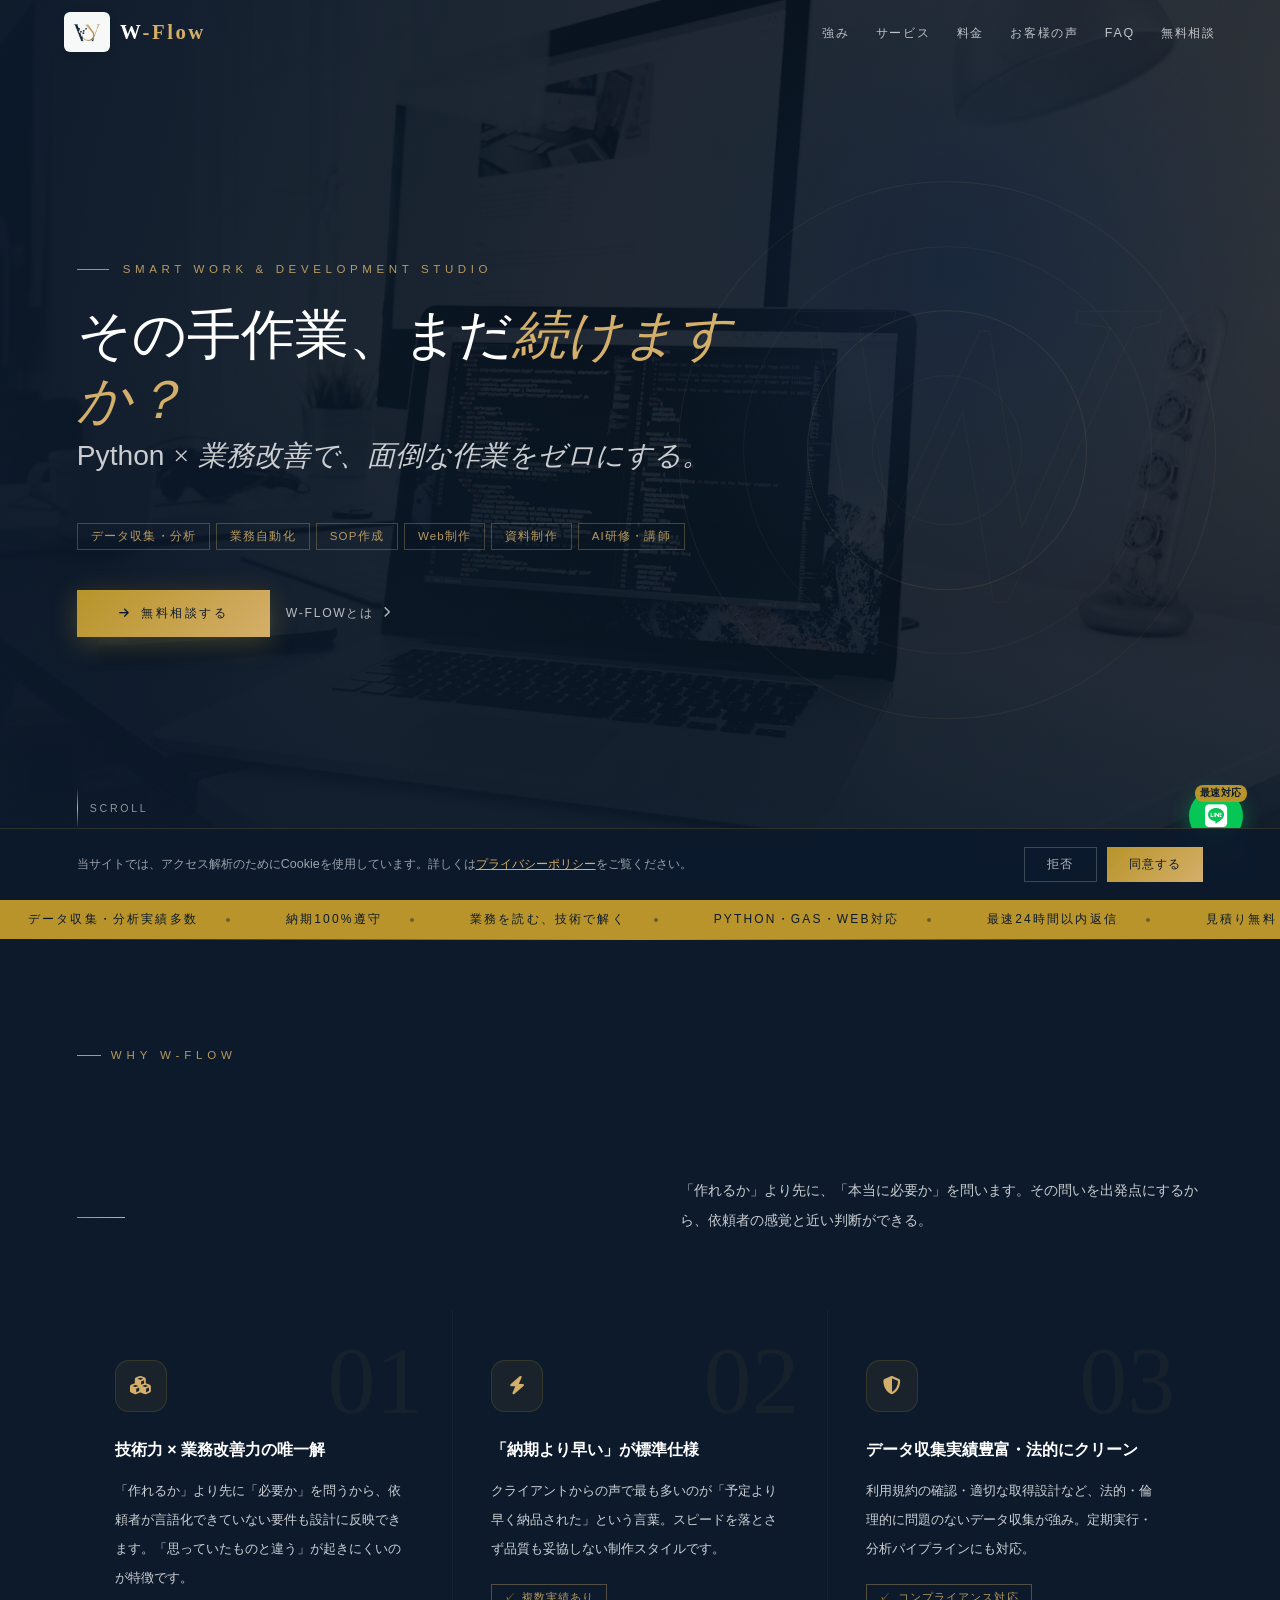
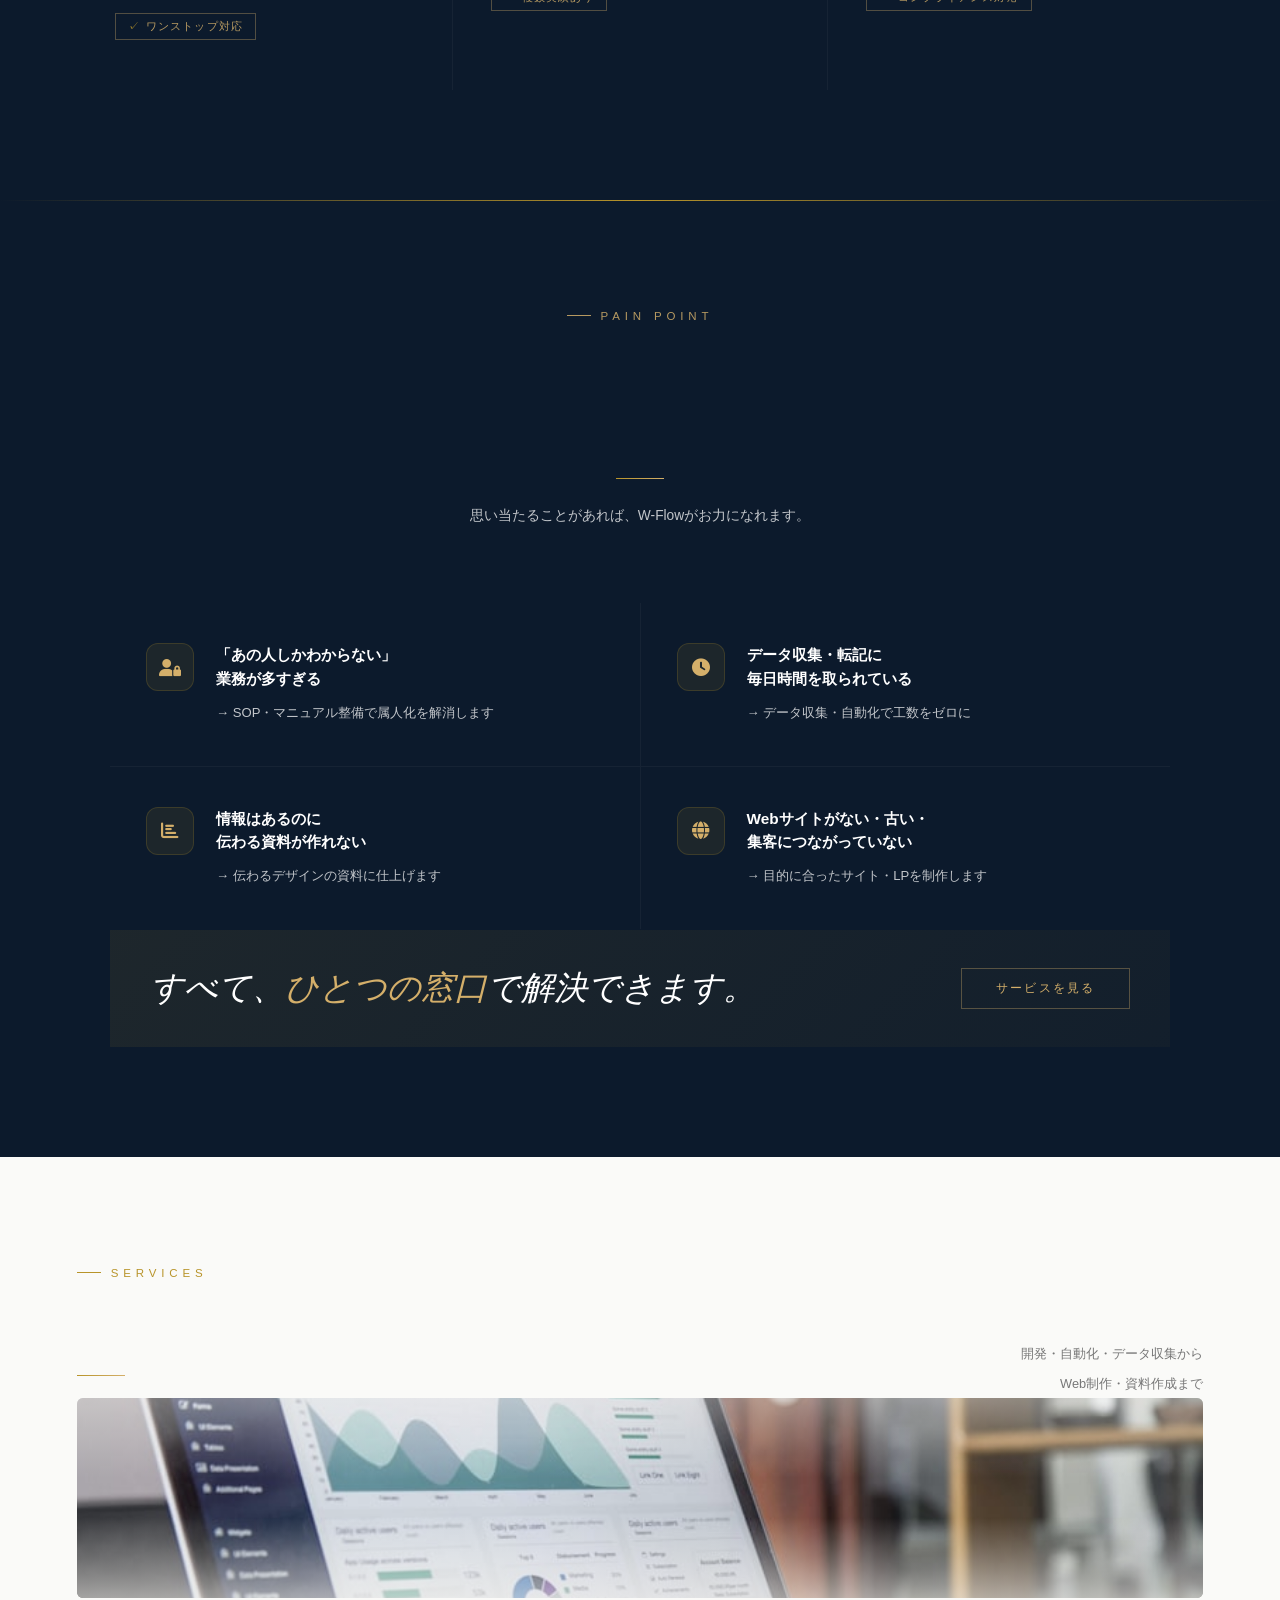
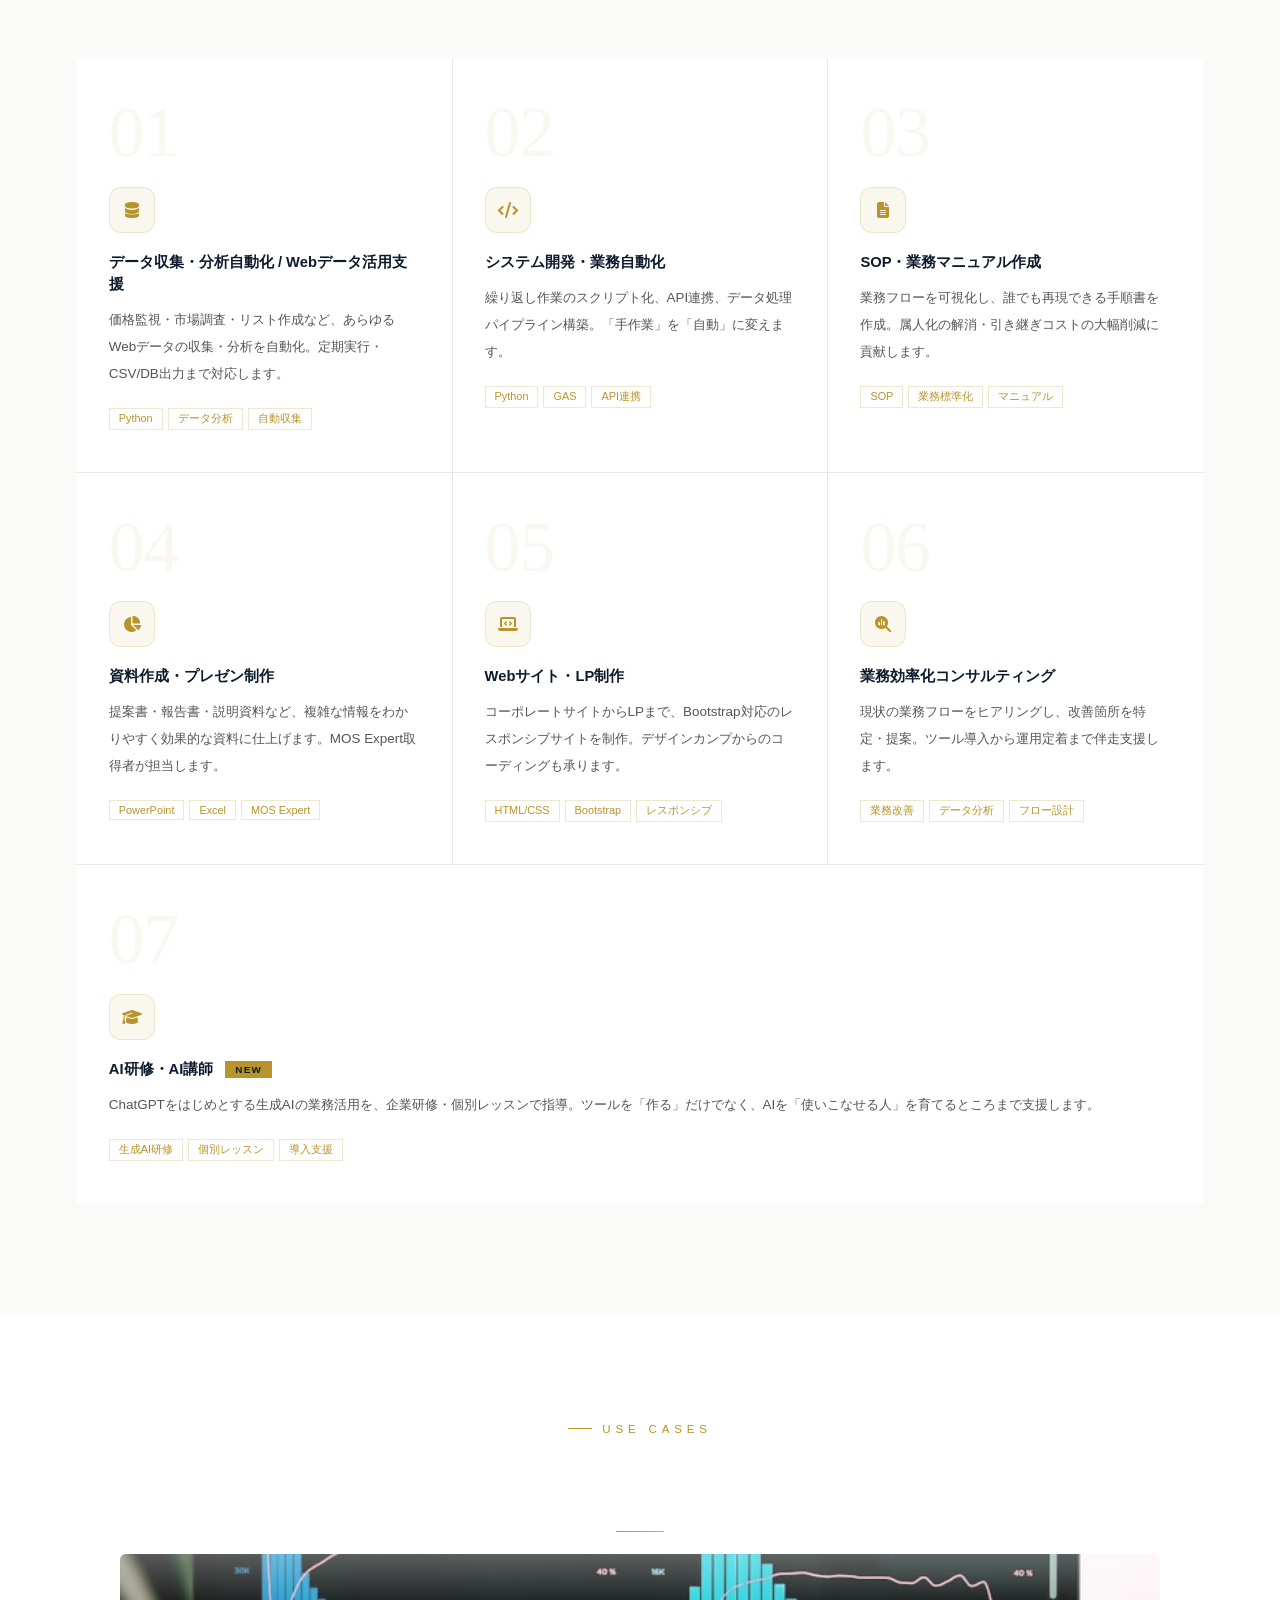
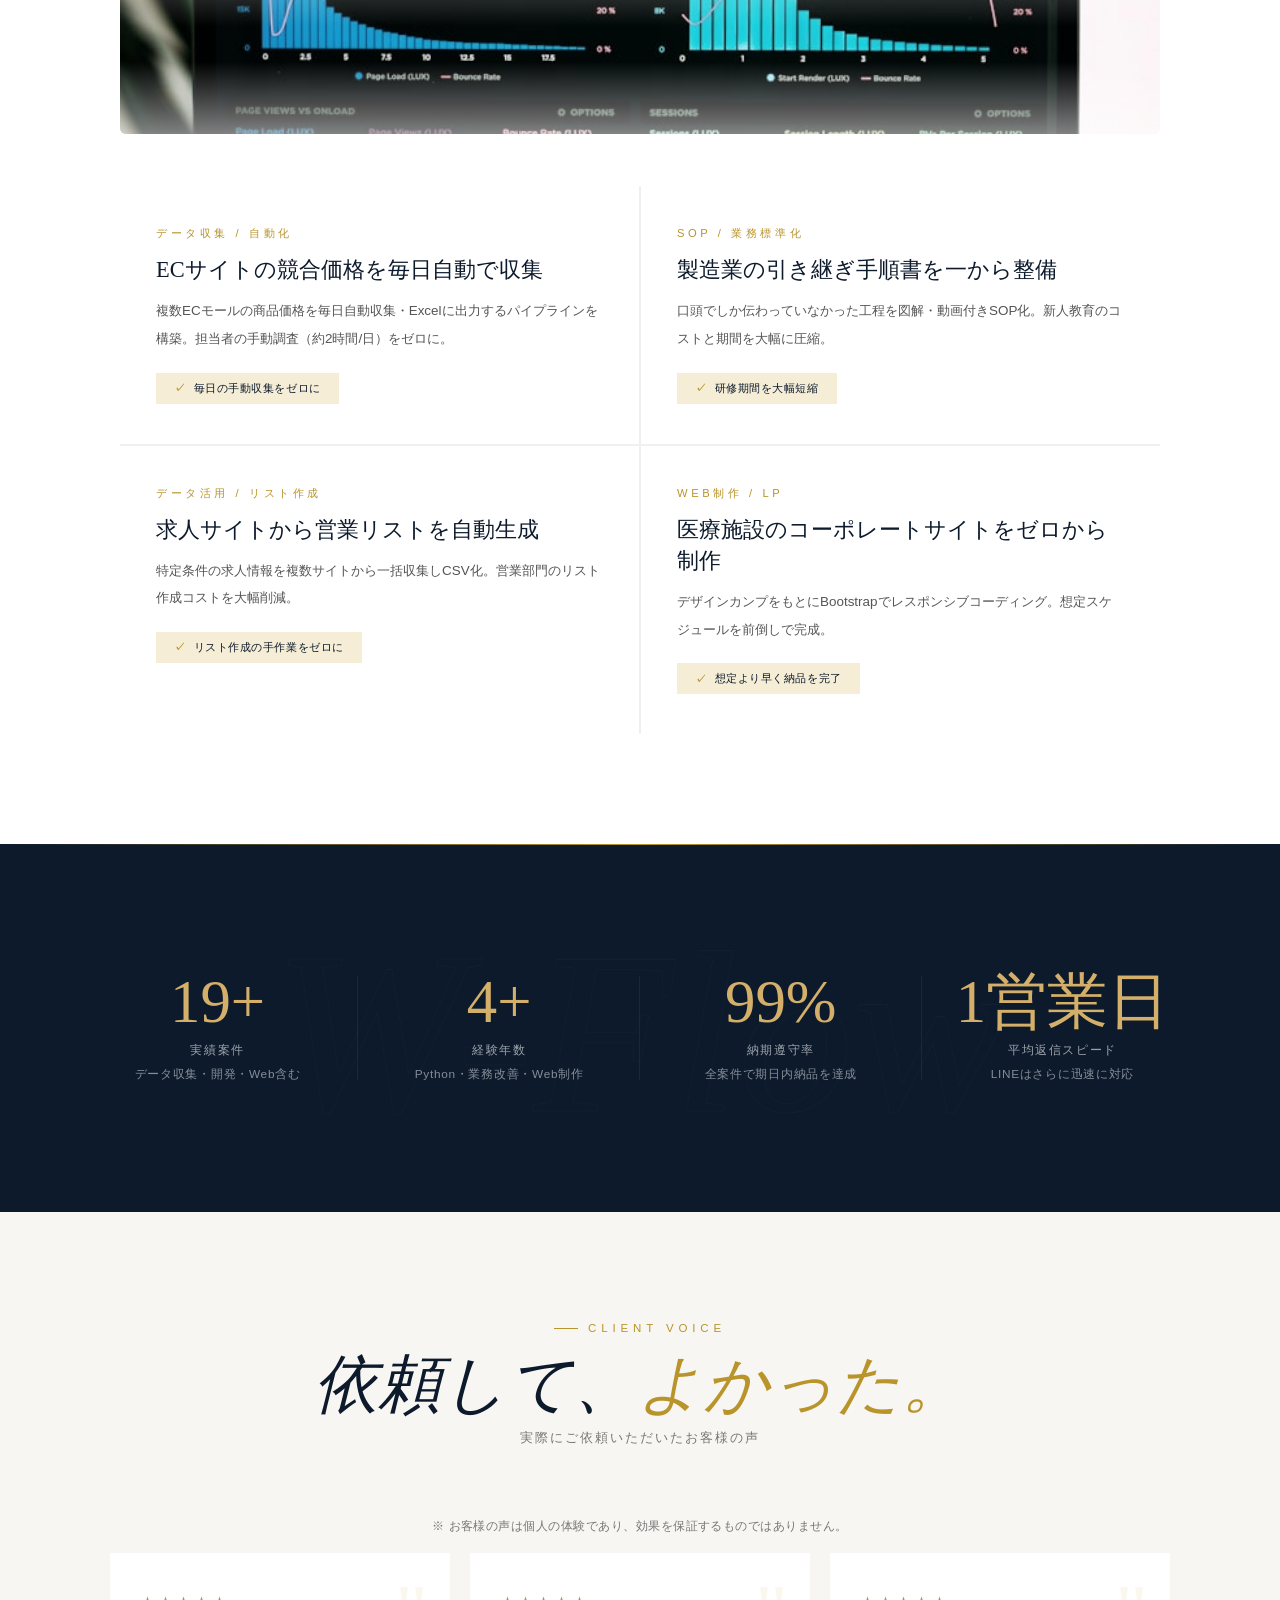
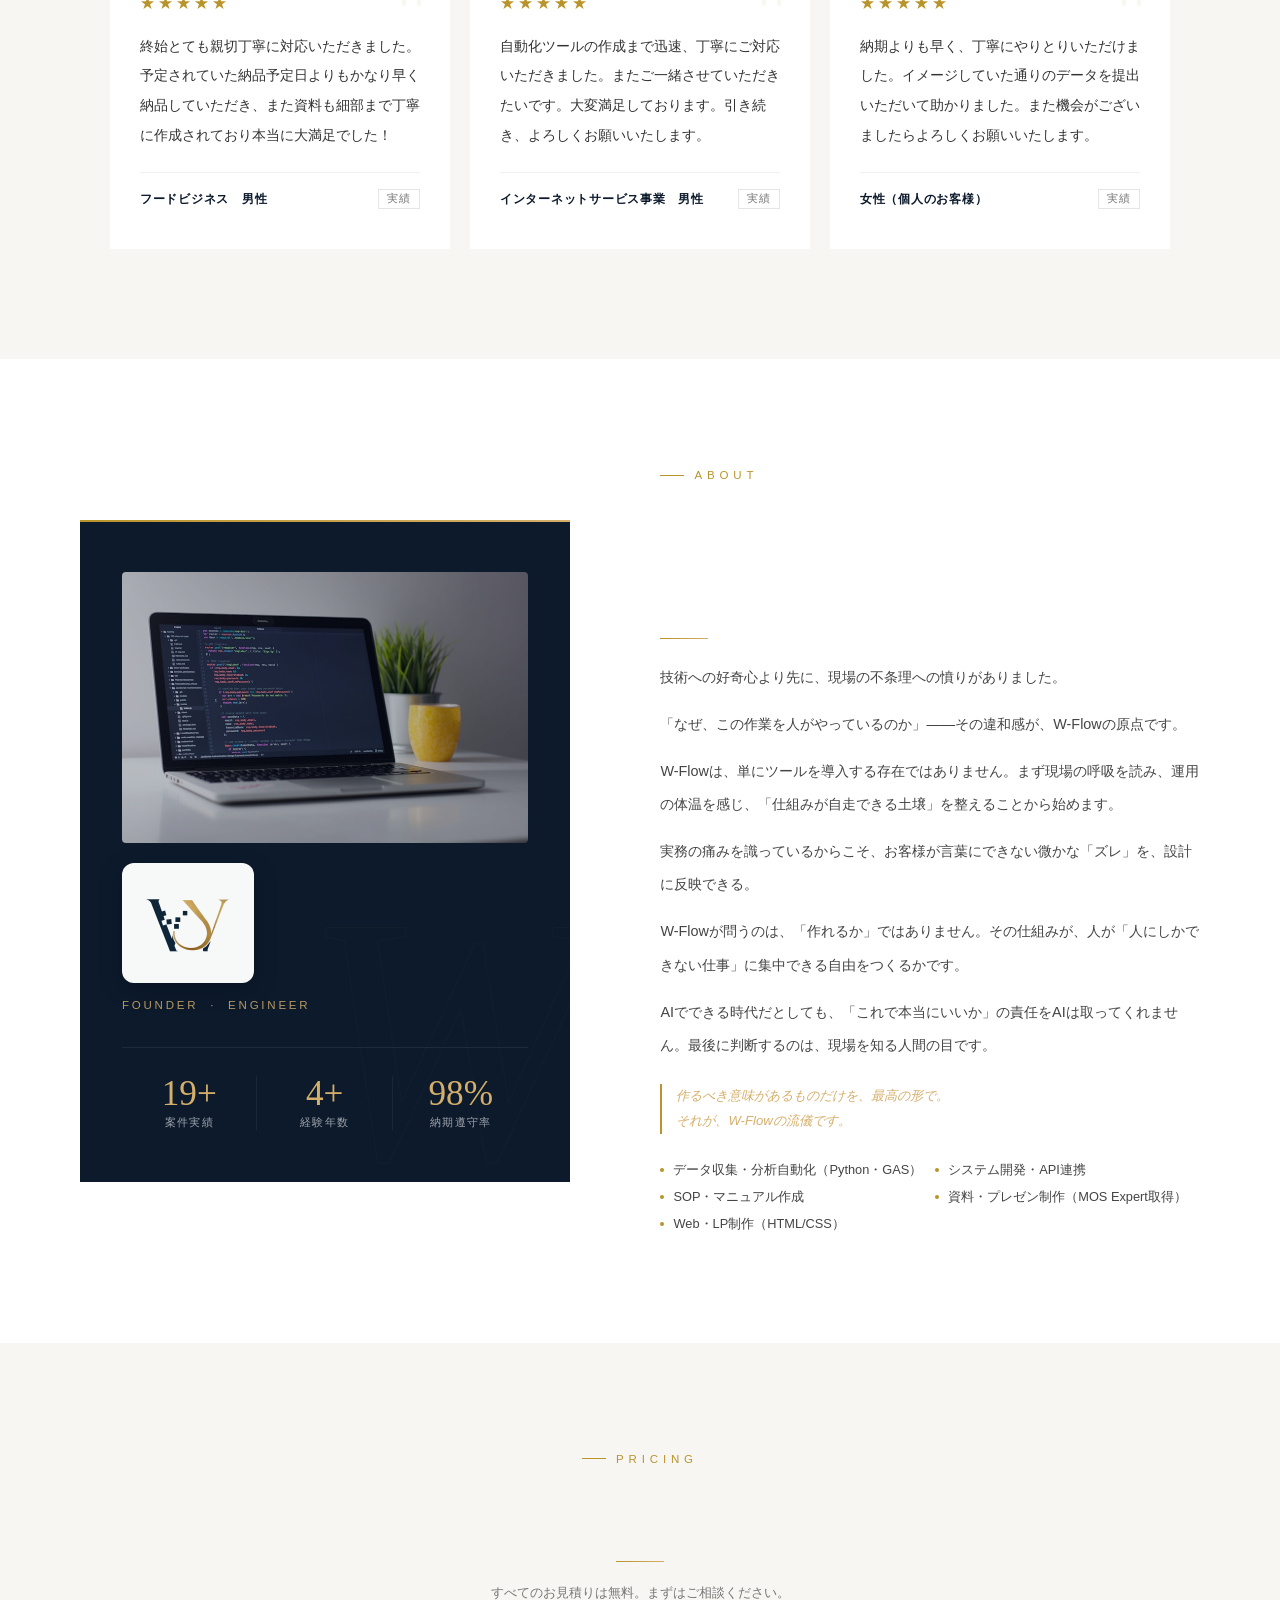
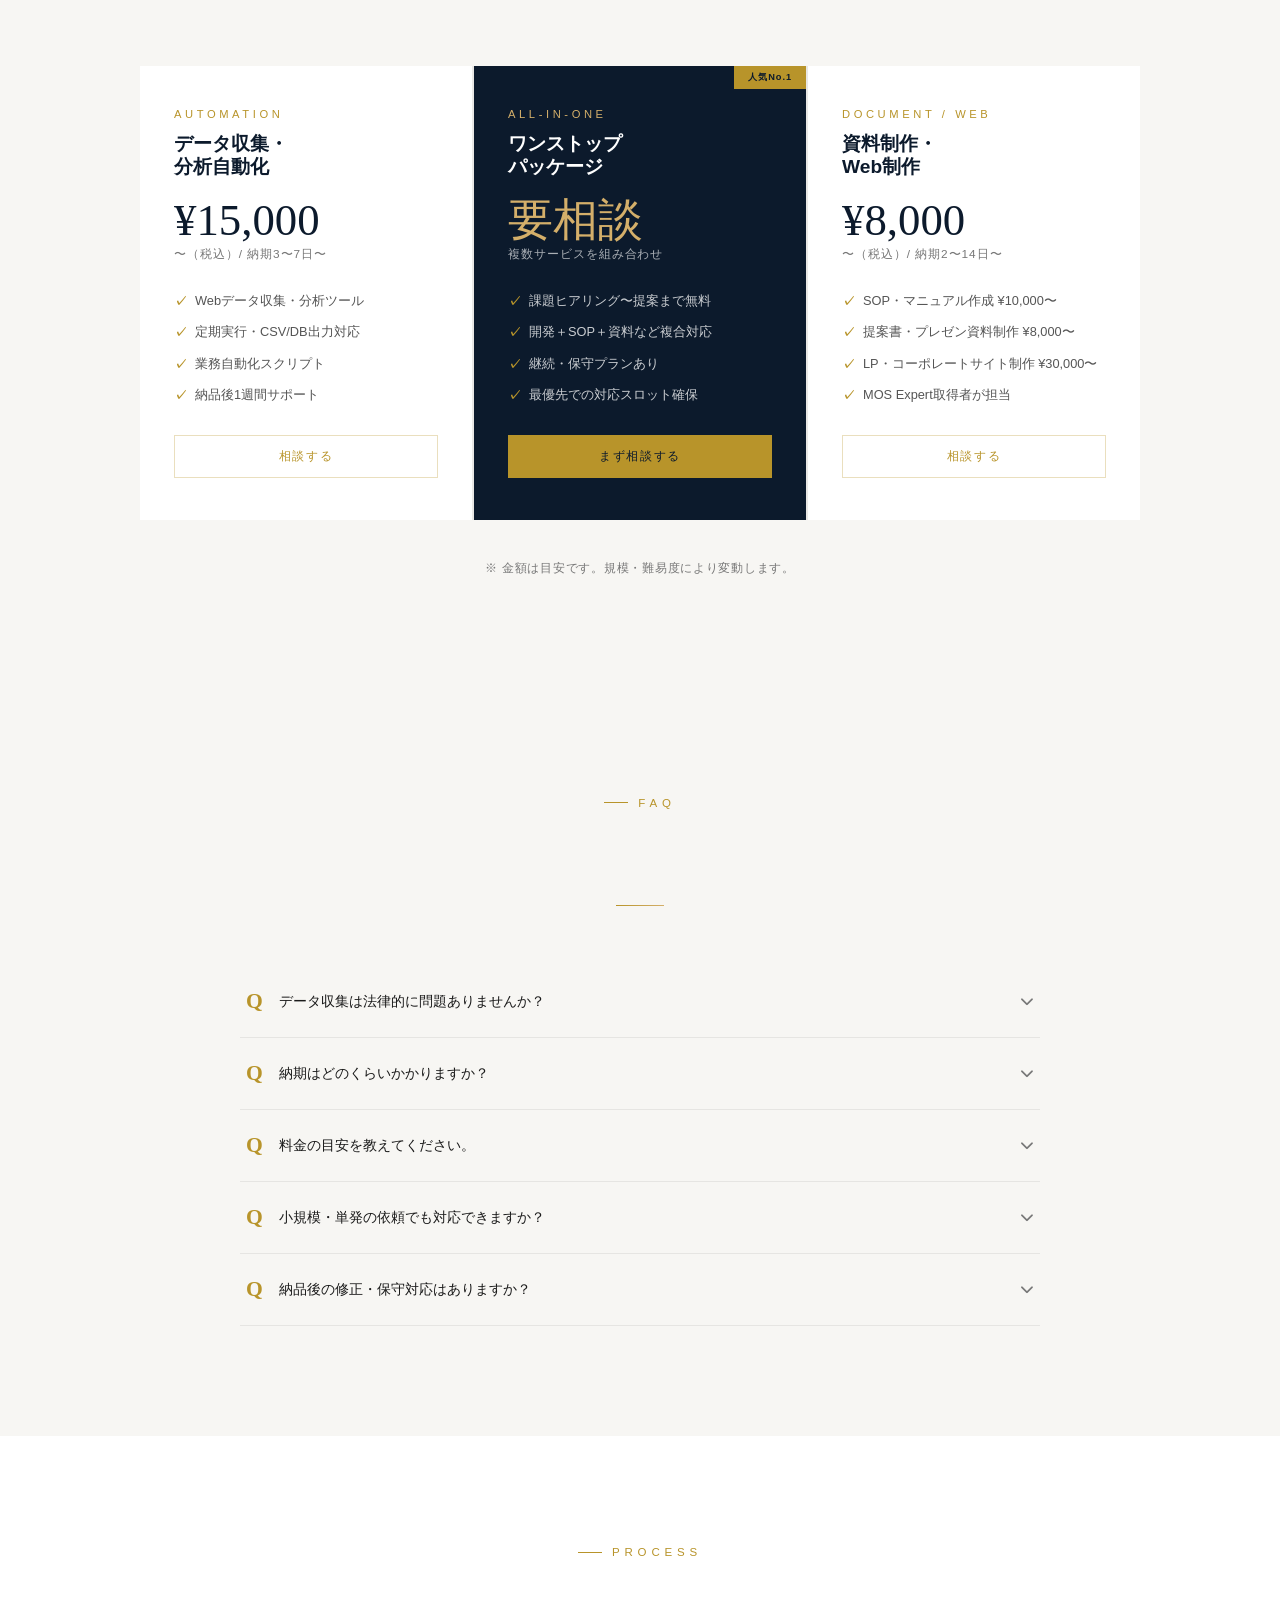
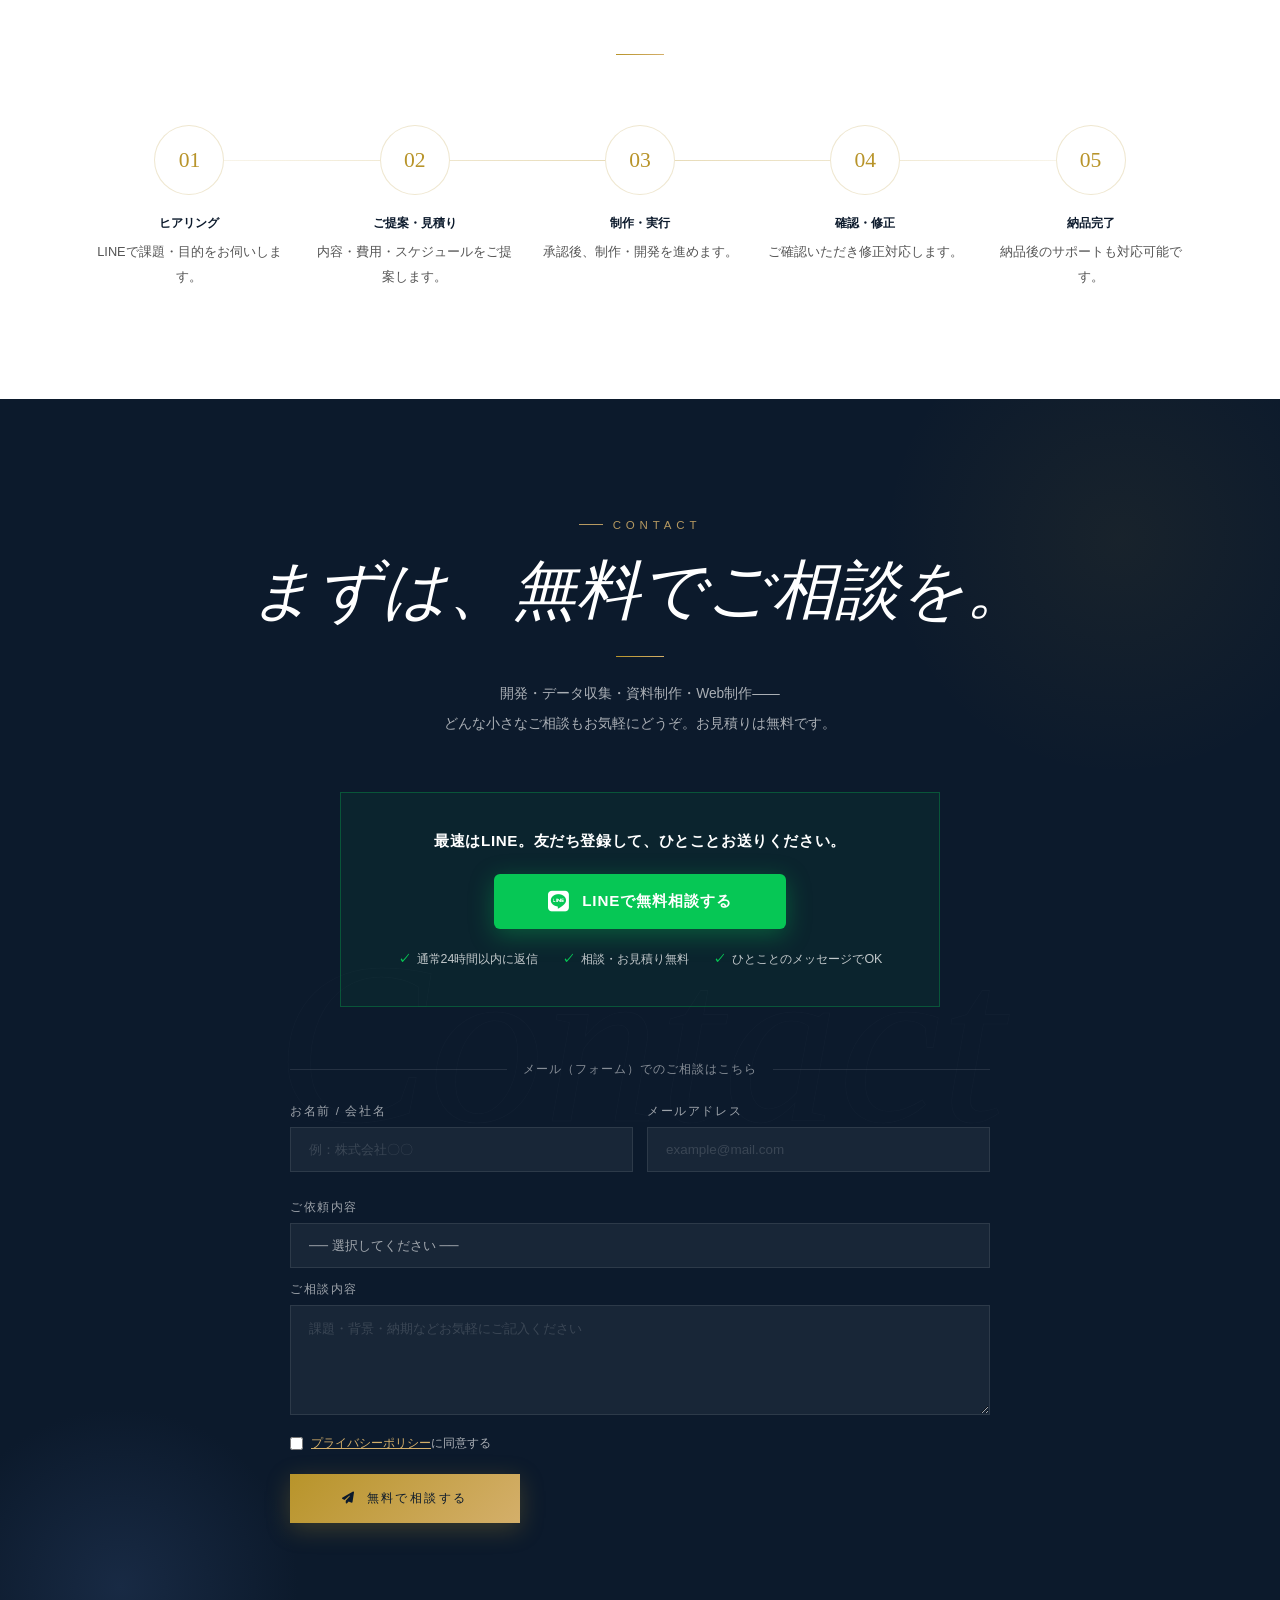
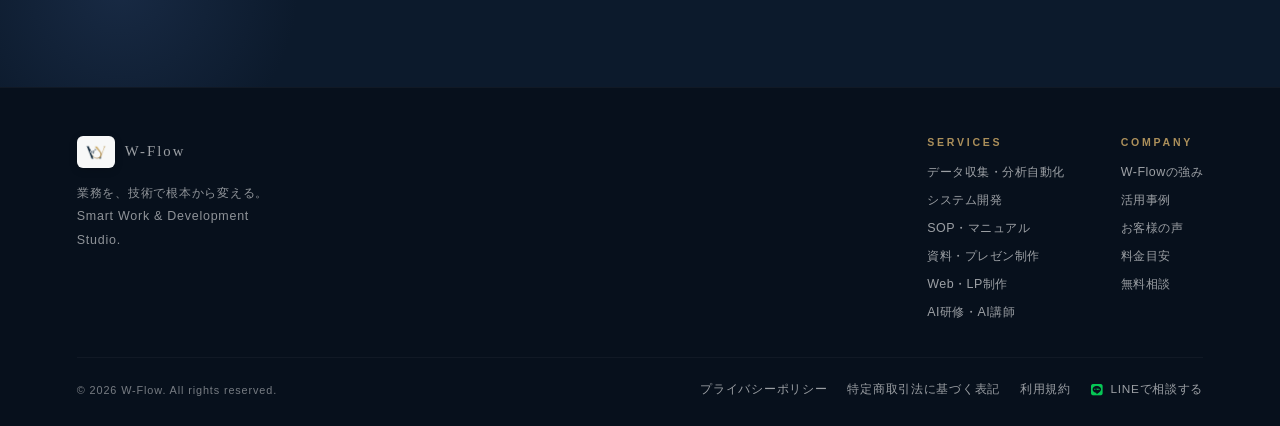
<file: index.html>
<!DOCTYPE html>
<html lang="ja">
<head>
  <meta charset="UTF-8">
  <meta name="viewport" content="width=device-width, initial-scale=1.0">
  <meta name="referrer" content="strict-origin-when-cross-origin">
  <meta http-equiv="Content-Security-Policy" content="default-src 'self'; script-src 'self' 'unsafe-inline' https://www.googletagmanager.com; style-src 'self' 'unsafe-inline' https://fonts.googleapis.com https://cdnjs.cloudflare.com; font-src https://fonts.gstatic.com https://cdnjs.cloudflare.com; connect-src https://formspree.io https://www.google-analytics.com; img-src 'self' data:;">
  <title>W-Flow | 業務自動化・データ活用・AI研修・Web制作</title>
  <meta name="description" content="W-Flowは業務自動化・データ収集分析・SOP作成・Web制作・AI研修をワンストップで提供。技術力×業務改善力で、他にはできない課題解決をします。">
  <link rel="icon" href="/assets/logo.png" type="image/png">
  <link rel="canonical" href="https://wflowhp.pages.dev/">
  <link rel="preconnect" href="https://fonts.googleapis.com">
  <link rel="preconnect" href="https://fonts.gstatic.com" crossorigin>
  <link href="https://fonts.googleapis.com/css2?family=Cormorant+Garamond:ital,wght@0,300;0,400;0,600;1,300;1,400;1,600&family=Noto+Sans+JP:wght@300;400;500;700&display=swap" rel="stylesheet">
  <link rel="stylesheet" href="https://cdnjs.cloudflare.com/ajax/libs/font-awesome/6.5.0/css/all.min.css" integrity="sha512-Avb2QiuDEEvB4bZJYdft2mNjVShBftLdPG8FJ0V7irTLQ8Uo0qcPxh4Plq7G5tGm0rU+1SPhVotteLpBERwTkw==" crossorigin="anonymous" referrerpolicy="no-referrer">
  <!-- OGP / SNS カード -->
  <meta property="og:type" content="website">
  <meta property="og:title" content="W-Flow | 業務自動化・データ活用・AI研修・Web制作">
  <meta property="og:description" content="W-Flowは業務自動化・データ収集分析・SOP作成・Web制作・AI研修をワンストップで提供。技術力×業務改善力で、他にはできない課題解決をします。">
  <meta property="og:url" content="https://wflowhp.pages.dev/">
  <meta property="og:image" content="https://wflowhp.pages.dev/ogp.png">
  <meta property="og:site_name" content="W-Flow">
  <meta property="og:locale" content="ja_JP">
  <meta name="twitter:card" content="summary_large_image">
  <meta name="twitter:image" content="https://wflowhp.pages.dev/ogp.png">
  <script type="application/ld+json">
  {"@context":"https://schema.org","@graph":[
    {"@type":"ProfessionalService","@id":"https://wflowhp.pages.dev/#org","name":"W-Flow","url":"https://wflowhp.pages.dev/","logo":"https://wflowhp.pages.dev/assets/logo.png","image":"https://wflowhp.pages.dev/ogp.png","description":"業務自動化・データ収集分析・SOP作成・資料制作・Web制作・AI研修をワンストップで提供する開発スタジオ","areaServed":"JP","priceRange":"¥8,000〜"},
    {"@type":"FAQPage","mainEntity":[
      {"@type":"Question","name":"データ収集は法律的に問題ありませんか？","acceptedAnswer":{"@type":"Answer","text":"利用規約の確認・適切なリクエスト設計など、法的・倫理的に問題のない手法で対応しています。ご依頼前に対象の確認を行います。"}},
      {"@type":"Question","name":"納期はどのくらいかかりますか？","acceptedAnswer":{"@type":"Answer","text":"データ収集・自動化ツールは3〜7日、SOP・資料制作は2〜5日、Webサイトは5〜10日が目安です。"}},
      {"@type":"Question","name":"料金の目安を教えてください。","acceptedAnswer":{"@type":"Answer","text":"データ収集ツール：¥15,000〜、SOP・マニュアル作成：¥10,000〜、LP制作：¥30,000〜が目安です。お見積りは無料です。"}},
      {"@type":"Question","name":"小規模・単発の依頼でも対応できますか？","acceptedAnswer":{"@type":"Answer","text":"はい、単発の小規模案件も歓迎です。柔軟に対応します。"}},
      {"@type":"Question","name":"納品後の修正・保守対応はありますか？","acceptedAnswer":{"@type":"Answer","text":"納品後の微修正は原則対応しています。仕様変更時の修正対応プランもあります。"}}
    ]}
  ]}
  </script>
  <!-- Google Analytics GA4 (loaded after cookie consent) -->
  <script>
  window.dataLayer=window.dataLayer||[];function gtag(){dataLayer.push(arguments);}
  function loadGA(){
    if(document.querySelector('script[src*="googletagmanager"]'))return;
    var s=document.createElement('script');s.async=true;
    s.src='https://www.googletagmanager.com/gtag/js?id=G-D25S3HV2BB';
    document.head.appendChild(s);
    gtag('js',new Date());gtag('config','G-D25S3HV2BB');
  }
  if(localStorage.getItem('wflow_cookie_consent')==='accepted'){loadGA();}
  </script>
<style>
*,*::before,*::after{box-sizing:border-box;margin:0;padding:0;}
html{scroll-behavior:smooth;}
body{font-family:'Noto Sans JP',sans-serif;font-weight:400;color:#1a1a1a;background:#fff;overflow-x:hidden;}
a{text-decoration:none;color:inherit;}
img{max-width:100%;display:block;}

:root{
  --navy:#1B2E4A;--navy-dk:#0C1A2C;--navy-mid:#162540;
  --gold:#B8942A;--gold-l:#D4AF6A;--gold-p:#F5EDD6;--gold-dim:rgba(184,148,42,.15);
  --off:#F7F6F3;--gray:#777;--light:#FAFAF8;
  --ease:cubic-bezier(0.16,1,0.3,1);
  --ease2:cubic-bezier(0.25,0.46,0.45,0.94);
}


/* ── LOGO BG ── */
.logo-bg{background:rgba(255,255,255,.97);border-radius:8px;padding:5px 9px;display:inline-flex;align-items:center;justify-content:center;box-shadow:0 2px 12px rgba(0,0,0,.18);flex-shrink:0;}
.logo-bg-sm{border-radius:6px;padding:4px 7px;box-shadow:0 2px 8px rgba(0,0,0,.15);}
.logo-bg-md{border-radius:10px;padding:8px 14px;box-shadow:0 4px 16px rgba(0,0,0,.2);}
.logo-bg-lg{border-radius:12px;padding:10px 16px;box-shadow:0 6px 24px rgba(0,0,0,.22);}



/* ── PROGRESS ── */
#prog{position:fixed;top:0;left:0;height:2px;width:0;z-index:9995;background:linear-gradient(to right,var(--gold),var(--gold-l));transition:width .1s linear;}

/* ── FLOAT LINE ── */
#float-line{position:fixed;right:24px;bottom:28px;z-index:600;display:flex;flex-direction:column;align-items:center;gap:9px;}
.fl-btn{width:54px;height:54px;border-radius:50%;background:#06c755;color:#fff;display:flex;align-items:center;justify-content:center;font-size:1.4rem;box-shadow:0 4px 20px rgba(6,199,85,.4);transition:transform .3s var(--ease),box-shadow .3s;position:relative;}
.fl-btn:hover{transform:scale(1.1);box-shadow:0 8px 28px rgba(6,199,85,.55);}
.fl-badge{position:absolute;top:-4px;right:-4px;background:var(--gold);color:var(--navy-dk);font-size:.6rem;font-weight:700;padding:2px 5px;border-radius:8px;letter-spacing:.04em;white-space:nowrap;}
.fl-label{font-size:.68rem;letter-spacing:.1em;color:rgba(255,255,255,.85);background:rgba(12,26,44,.85);padding:3px 8px;border-radius:10px;white-space:nowrap;}

/* ── HEADER ── */
header{position:fixed;top:0;left:0;right:0;z-index:500;height:64px;padding:0 5%;display:flex;align-items:center;justify-content:space-between;transition:background .4s,backdrop-filter .4s;}
header.sc{background:rgba(12,26,44,.94);backdrop-filter:blur(20px);border-bottom:1px solid rgba(184,148,42,.12);}
.logo{display:flex;align-items:center;gap:10px;}
.logo img{height:32px;}
.logo-t{font-family:'Cormorant Garamond',serif;font-size:1.3rem;font-weight:600;color:#fff;letter-spacing:.12em;}
.logo-t em{font-style:normal;color:var(--gold-l);}
nav ul{list-style:none;display:flex;gap:26px;}
nav a{font-size:.78rem;letter-spacing:.14em;text-transform:uppercase;color:rgba(255,255,255,.72);position:relative;transition:color .3s;}
nav a::after{content:'';position:absolute;bottom:-3px;left:0;width:0;height:1px;background:var(--gold-l);transition:width .35s var(--ease);}
nav a:hover{color:var(--gold-l);}
nav a:hover::after{width:100%;}
.hbg{display:none;flex-direction:column;gap:5px;cursor:pointer;padding:8px;}
.hbg span{display:block;width:22px;height:1.5px;background:#fff;transition:transform .3s,opacity .3s;}

/* ── HERO ── */
#hero{min-height:100vh;position:relative;overflow:hidden;display:flex;align-items:center;padding:0 6%;}
.h-photo{position:absolute;inset:0;background:var(--navy-dk) url('/assets/hero-bg.jpg') center/cover no-repeat;filter:brightness(.28) saturate(.5);transform:scale(1.05);transition:transform 9s ease;}
#hero.rdy .h-photo{transform:scale(1);}
.h-ov{position:absolute;inset:0;background:linear-gradient(105deg,rgba(12,26,44,.92) 0%,rgba(12,26,44,.55) 55%,rgba(27,46,74,.15) 100%),linear-gradient(to top,rgba(12,26,44,.75) 0%,transparent 60%);}
/* Geometric accent */
.h-geo{position:absolute;right:5%;top:50%;transform:translateY(-50%);width:min(42vw,580px);height:min(42vw,580px);opacity:0;transition:opacity 1.2s 1s ease;}
#hero.rdy .h-geo{opacity:1;}
.h-geo-ring{position:absolute;border-radius:50%;border:1px solid rgba(212,175,106,.08);}
.h-geo-ring:nth-child(1){inset:0;}
.h-geo-ring:nth-child(2){inset:12%;border-color:rgba(212,175,106,.06);}
.h-geo-ring:nth-child(3){inset:24%;border-color:rgba(212,175,106,.12);}
.h-geo-ring:nth-child(4){inset:36%;border-color:rgba(212,175,106,.05);}
.h-geo-wm{position:absolute;inset:0;display:flex;align-items:center;justify-content:center;font-family:'Cormorant Garamond',serif;font-style:italic;font-size:min(34vw,460px);font-weight:300;line-height:1;color:transparent;-webkit-text-stroke:1px rgba(184,148,42,.06);pointer-events:none;user-select:none;}
.h-con{position:relative;z-index:2;max-width:680px;}
.h-eye{font-size:.72rem;letter-spacing:.4em;text-transform:uppercase;color:rgba(212,175,106,.85);margin-bottom:28px;opacity:0;transform:translateY(12px);transition:opacity .7s .1s var(--ease),transform .7s .1s var(--ease);display:flex;align-items:center;gap:14px;}
.h-eye::before{content:'';display:block;width:32px;height:1px;background:var(--gold);flex-shrink:0;}
.h-tw{overflow:hidden;margin-bottom:4px;}
.h-t{font-family:'Cormorant Garamond',serif;font-size:clamp(1.6rem,4.2vw,4.2rem);font-weight:300;color:#fff;line-height:1.2;transform:translateY(105%);transition:transform 1.1s var(--ease);}
.h-t strong{font-weight:600;}
.h-t em{font-style:italic;color:var(--gold-l);}
.h-tw2{overflow:hidden;margin-bottom:48px;}
.h-t2{font-family:'Cormorant Garamond',serif;font-size:clamp(.9rem,2.2vw,2rem);font-weight:300;font-style:italic;color:rgba(255,255,255,.78);line-height:1.35;transform:translateY(105%);transition:transform 1.1s .14s var(--ease);}
.h-tags{display:flex;gap:6px;flex-wrap:wrap;margin-bottom:40px;opacity:0;transform:translateY(12px);transition:opacity .7s .42s var(--ease),transform .7s .42s var(--ease);}
.h-tag{font-size:.72rem;padding:5px 13px;border:1px solid rgba(212,175,106,.3);color:rgba(212,175,106,.85);letter-spacing:.1em;}
.h-btns{display:flex;gap:16px;align-items:center;flex-wrap:wrap;opacity:0;transform:translateY(12px);transition:opacity .7s .58s var(--ease),transform .7s .58s var(--ease);}
#hero.rdy .h-eye,#hero.rdy .h-tags,#hero.rdy .h-btns{opacity:1;transform:translateY(0);}
#hero.rdy .h-t,#hero.rdy .h-t2{transform:translateY(0);}
.btn-g{display:inline-flex;align-items:center;gap:10px;padding:15px 42px;background:linear-gradient(135deg,var(--gold),var(--gold-l));color:var(--navy-dk);font-size:.76rem;font-weight:500;letter-spacing:.2em;text-transform:uppercase;box-shadow:0 6px 26px rgba(184,148,42,.3);will-change:transform;position:relative;overflow:hidden;}
.btn-g::after{content:'';position:absolute;inset:0;background:rgba(255,255,255,.0);transition:background .3s;}
.btn-g:hover::after{background:rgba(255,255,255,.1);}
.btn-g:hover{box-shadow:0 12px 36px rgba(184,148,42,.48);}
.btn-ln{font-size:.76rem;letter-spacing:.14em;text-transform:uppercase;color:rgba(255,255,255,.7);display:flex;align-items:center;gap:9px;transition:color .3s;}
.btn-ln i{font-size:.7rem;transition:transform .3s;}
.btn-ln:hover{color:var(--gold-l);}
.btn-ln:hover i{transform:translateX(4px);}
.h-sc{position:absolute;left:6%;bottom:8vh;z-index:2;display:flex;align-items:center;gap:12px;color:rgba(255,255,255,.55);font-size:.66rem;letter-spacing:.26em;text-transform:uppercase;opacity:0;transition:opacity .7s 1.4s ease;}
#hero.rdy .h-sc{opacity:1;}
.h-sc-line{width:1px;height:40px;background:linear-gradient(to bottom,transparent,var(--gold-l),transparent);animation:scPulse 2.5s ease-in-out infinite;}
@keyframes scPulse{0%,100%{transform:scaleY(1);opacity:.5}50%{transform:scaleY(.4);opacity:.15}}

/* ── MARQUEE ── */
#marquee{background:var(--gold);overflow:hidden;padding:11px 0;position:relative;z-index:10;}
.mq-track{display:flex;gap:0;animation:mqScroll 26s linear infinite;}
.mq-item{display:flex;align-items:center;gap:28px;padding:0 28px;white-space:nowrap;font-size:.75rem;font-weight:500;letter-spacing:.18em;text-transform:uppercase;color:var(--navy-dk);}
.mq-dot{width:4px;height:4px;border-radius:50%;background:var(--navy-dk);opacity:.45;flex-shrink:0;}
@keyframes mqScroll{from{transform:translateX(0)}to{transform:translateX(-50%)}}

/* ── SECTION BASE ── */
section{padding:110px 6%;}
.lbl{font-size:.72rem;letter-spacing:.42em;text-transform:uppercase;color:var(--gold);display:flex;align-items:center;gap:10px;margin-bottom:14px;}
.lbl::before{content:'';display:block;width:24px;height:1px;background:currentColor;flex-shrink:0;}
.lbl-w{color:rgba(212,175,106,.85);}
.ttl{font-family:'Cormorant Garamond',serif;font-weight:300;font-size:clamp(2.2rem,4.2vw,3.6rem);color:var(--navy-dk);line-height:1.12;}
.ttl em{font-style:italic;color:var(--gold);}
.ttl-w{color:#fff;}
.ttl-w em{color:var(--gold-l);}
.ln{width:0;height:1px;background:linear-gradient(to right,var(--gold),var(--gold-l));margin:22px 0;transition:width 1.1s .3s var(--ease);}
.ln.on{width:48px;}
.ln-c{margin:22px auto;}
.bd{font-size:.88rem;color:var(--gray);line-height:2.3;max-width:520px;}
.bd-w{color:rgba(255,255,255,.75);}
.rw{overflow:hidden;}
.rv{display:block;transform:translateY(108%);transition:transform 1s var(--ease);}
.rv.on{transform:translateY(0);}
.rv1{transition-delay:.08s;}.rv2{transition-delay:.18s;}.rv3{transition-delay:.28s;}
.fu{opacity:0;transform:translateY(22px);transition:opacity .8s var(--ease),transform .8s var(--ease);}
.fu.on{opacity:1;transform:translateY(0);}
.d1{transition-delay:.08s;}.d2{transition-delay:.17s;}.d3{transition-delay:.26s;}.d4{transition-delay:.35s;}.d5{transition-delay:.44s;}

/* ── WHY ── */
#why{background:var(--navy-dk);position:relative;overflow:hidden;padding:110px 6%;}
#why::before{content:'';position:absolute;top:0;left:0;right:0;height:1px;background:linear-gradient(to right,transparent,var(--gold),transparent);}
.why-intro{display:grid;grid-template-columns:1fr 1fr;gap:80px;align-items:end;margin-bottom:70px;}
.why-intro-r{padding-bottom:4px;}
.why-intro-note{font-size:.86rem;color:rgba(255,255,255,.78);line-height:2.2;margin-top:20px;}
.why-grid{display:grid;grid-template-columns:repeat(3,1fr);gap:1px;background:rgba(255,255,255,.04);}
.why-card{background:var(--navy-dk);padding:50px 38px;position:relative;overflow:hidden;transition:background .4s;}
.why-card:hover{background:#172847;}
.why-card::after{content:'';position:absolute;bottom:0;left:0;width:0;height:2px;background:linear-gradient(to right,var(--gold),var(--gold-l));transition:width .6s var(--ease);}
.why-card:hover::after{width:100%;}
.why-num{font-family:'Cormorant Garamond',serif;font-size:6rem;font-weight:300;color:rgba(184,148,42,.06);line-height:.9;position:absolute;top:28px;right:28px;}
.why-icon{width:52px;height:52px;border-radius:14px;margin-bottom:26px;background:rgba(184,148,42,.08);border:1px solid rgba(184,148,42,.18);display:flex;align-items:center;justify-content:center;color:var(--gold-l);font-size:1.15rem;transition:background .4s,transform .4s;}
.why-card:hover .why-icon{background:rgba(184,148,42,.2);transform:scale(1.06) rotate(-3deg);}
.why-ttl{font-size:1rem;font-weight:700;color:#fff;margin-bottom:14px;line-height:1.55;}
.why-txt{font-size:.84rem;font-weight:400;color:rgba(255,255,255,.8);line-height:2.15;}
.why-badge{display:inline-flex;align-items:center;gap:6px;margin-top:20px;font-size:.7rem;padding:5px 12px;border:1px solid rgba(212,175,106,.35);color:rgba(212,175,106,.85);letter-spacing:.1em;}
.why-badge::before{content:'✓';color:var(--gold);}

/* ── PAIN POINT ── */
#problem{background:#0C1A2C;position:relative;overflow:hidden;padding:110px 6%;}
#problem::before{content:'';position:absolute;top:0;left:0;right:0;height:1px;background:linear-gradient(to right,transparent,var(--gold),transparent);}
.pain-inner{max-width:1060px;margin:0 auto;}
.pain-top{text-align:center;margin-bottom:72px;}
.pain-intro{font-size:.86rem;color:rgba(255,255,255,.75);line-height:2.2;max-width:420px;margin:.6rem auto 0;}
.pain-grid{display:grid;grid-template-columns:repeat(2,1fr);gap:1px;background:rgba(255,255,255,.04);}
.pain-card{background:#0C1A2C;padding:40px 36px;display:flex;align-items:flex-start;gap:22px;cursor:default;transition:background .4s;}
.pain-card:hover{background:#102236;}
.pain-icon{width:48px;height:48px;border-radius:12px;flex-shrink:0;background:rgba(184,148,42,.1);border:1px solid rgba(184,148,42,.2);display:flex;align-items:center;justify-content:center;color:var(--gold-l);font-size:1.1rem;transition:background .4s,transform .4s;}
.pain-card:hover .pain-icon{background:rgba(184,148,42,.22);transform:scale(1.08);}
.pain-q{font-size:.96rem;font-weight:700;color:#fff;margin-bottom:9px;line-height:1.55;}
.pain-a{font-size:.82rem;font-weight:400;color:rgba(255,255,255,.75);line-height:1.95;transition:color .4s;}
.pain-card:hover .pain-a{color:rgba(212,175,106,.85);}
.pain-resolve{margin-top:1px;background:linear-gradient(135deg,rgba(184,148,42,.1),rgba(184,148,42,.04));padding:36px 40px;display:flex;align-items:center;justify-content:space-between;gap:20px;flex-wrap:wrap;}
.pain-resolve-txt{font-family:'Cormorant Garamond',serif;font-style:italic;font-size:clamp(1.5rem,2.6vw,2.1rem);color:#fff;}
.pain-resolve-txt em{color:var(--gold-l);}
.pain-resolve-btn{display:inline-block;padding:12px 34px;border:1px solid rgba(212,175,106,.35);color:var(--gold-l);font-size:.73rem;letter-spacing:.18em;text-transform:uppercase;transition:background .3s,color .3s;}
.pain-resolve-btn:hover{background:var(--gold);color:var(--navy-dk);}

/* ── SERVICES ── */
#services{background:var(--light);overflow:hidden;}
.svc-hd{display:flex;justify-content:space-between;align-items:flex-end;margin-bottom:0;flex-wrap:wrap;gap:16px;}
.svc-photo{width:100%;height:200px;margin-bottom:60px;border-radius:6px;overflow:hidden;position:relative;}
.svc-photo img{width:100%;height:100%;object-fit:cover;object-position:center 40%;display:block;filter:saturate(.85);}
.svc-photo::after{content:'';position:absolute;inset:0;background:linear-gradient(180deg,rgba(245,243,238,.4) 0%,transparent 40%,transparent 60%,rgba(245,243,238,.6) 100%);}
.svc-grid{display:grid;grid-template-columns:repeat(3,1fr);gap:1px;background:rgba(0,0,0,.07);}
.svc{display:block;background:#fff;padding:42px 32px;position:relative;overflow:hidden;transition:background .5s var(--ease),transform .4s var(--ease);cursor:pointer;}
.svc::before{content:'';position:absolute;inset:0;background:linear-gradient(148deg,var(--navy-dk),var(--navy-mid));opacity:0;transition:opacity .5s var(--ease);}
.svc:hover::before{opacity:1;}
.svc:hover{transform:translateY(-4px);box-shadow:0 20px 56px rgba(14,28,46,.16);}
.svc-n{font-family:'Cormorant Garamond',serif;font-size:4.5rem;font-weight:300;color:rgba(184,148,42,.07);letter-spacing:-.02em;line-height:.9;margin-bottom:22px;position:relative;z-index:1;transition:color .4s;}
.svc:hover .svc-n{color:rgba(212,175,106,.07);}
.svc-icon{width:46px;height:46px;border-radius:12px;margin-bottom:18px;background:rgba(184,148,42,.08);border:1px solid rgba(184,148,42,.18);display:flex;align-items:center;justify-content:center;color:var(--gold);font-size:1rem;position:relative;z-index:1;transition:background .4s,color .4s,transform .4s;}
.svc:hover .svc-icon{background:rgba(212,175,106,.15);color:var(--gold-l);transform:rotate(6deg);}
.svc-nm{font-size:.92rem;font-weight:700;color:var(--navy-dk);margin-bottom:12px;line-height:1.5;position:relative;z-index:1;transition:color .4s;}
.svc:hover .svc-nm{color:#fff;}
.svc-tx{font-size:.84rem;color:#555;line-height:2;position:relative;z-index:1;transition:color .4s;}
.svc:hover .svc-tx{color:rgba(255,255,255,.52);}
.svc-tg{display:flex;flex-wrap:wrap;gap:5px;margin-top:20px;position:relative;z-index:1;}
.tag{font-size:.68rem;padding:3px 9px;border:1px solid rgba(184,148,42,.22);color:var(--gold);transition:border-color .4s,color .4s;}
.svc:hover .tag{border-color:rgba(212,175,106,.28);color:var(--gold-l);}
.svc-arr{position:absolute;bottom:28px;right:28px;font-size:1rem;color:rgba(212,175,106,0);transition:color .4s,transform .4s;z-index:1;}
.svc:hover .svc-arr{color:var(--gold-l);transform:translate(3px,-3px);}

/* ── USECASE ── */
#usecase{background:#fff;overflow:hidden;}
.uc-hd{text-align:center;margin-bottom:0;}
.uc-photo{width:100%;max-width:1040px;height:180px;margin:0 auto 52px;border-radius:6px;overflow:hidden;position:relative;}
.uc-photo img{width:100%;height:100%;object-fit:cover;object-position:center 60%;display:block;filter:saturate(.85);}
.uc-photo::after{content:'';position:absolute;inset:0;background:linear-gradient(180deg,rgba(255,255,255,.35) 0%,transparent 40%,transparent 60%,rgba(255,255,255,.5) 100%);}
.uc-grid{display:grid;grid-template-columns:repeat(2,1fr);gap:2px;background:rgba(0,0,0,.06);max-width:1040px;margin:0 auto;}
.uc-card{background:#fff;padding:40px 36px;position:relative;overflow:hidden;transition:box-shadow .35s,transform .35s;}
.uc-card::before{content:'';position:absolute;top:0;left:0;bottom:0;width:3px;background:linear-gradient(to bottom,var(--gold),var(--gold-l));transform:scaleY(0);transform-origin:top;transition:transform .5s var(--ease);}
.uc-card:hover::before{transform:scaleY(1);}
.uc-card:hover{box-shadow:0 14px 48px rgba(0,0,0,.08);transform:translateY(-3px);}
.uc-cat{font-size:.7rem;letter-spacing:.32em;text-transform:uppercase;color:var(--gold);margin-bottom:13px;}
.uc-ttl{font-family:'Cormorant Garamond',serif;font-size:1.4rem;font-weight:400;color:var(--navy-dk);margin-bottom:12px;line-height:1.4;}
.uc-txt{font-size:.84rem;color:#555;line-height:2.05;}
.uc-result{display:inline-flex;align-items:center;gap:8px;margin-top:20px;padding:8px 18px;background:var(--gold-p);font-size:.7rem;color:var(--navy-dk);font-weight:500;letter-spacing:.05em;}
.uc-result::before{content:'✓';color:var(--gold);font-weight:700;}


/* ── NUMBERS ── */
#numbers{background:var(--navy-dk);padding:80px 6%;position:relative;overflow:hidden;}
#numbers::before{content:'';position:absolute;top:0;left:0;right:0;height:1px;background:linear-gradient(to right,transparent,var(--gold),transparent);}
#numbers::after{content:'W-Flow';position:absolute;top:50%;left:50%;transform:translate(-50%,-48%);font-family:'Cormorant Garamond',serif;font-style:italic;font-size:18vw;font-weight:300;white-space:nowrap;color:transparent;-webkit-text-stroke:1px rgba(255,255,255,.025);pointer-events:none;user-select:none;}
.num-grid{display:grid;grid-template-columns:repeat(4,1fr);position:relative;z-index:1;}
.num-it{padding:48px 24px;text-align:center;position:relative;}
.num-it::after{content:'';position:absolute;top:50%;right:0;transform:translateY(-50%);height:50%;width:1px;background:rgba(255,255,255,.06);}
.num-it:last-child::after{display:none;}
.num-v{font-family:'Cormorant Garamond',serif;font-size:3.8rem;font-weight:300;color:var(--gold-l);line-height:1;margin-bottom:10px;}
.num-l{font-size:.72rem;color:rgba(255,255,255,.6);letter-spacing:.14em;}
.num-sub{font-size:.74rem;color:rgba(255,255,255,.5);margin-top:6px;letter-spacing:.06em;line-height:1.7;}

/* ── VOICE ── */
#feedback{background:var(--off);text-align:center;position:relative;overflow:hidden;}
.voice-top{margin-bottom:72px;}
.voice-hl{font-family:'Cormorant Garamond',serif;font-style:italic;font-weight:300;font-size:clamp(2.6rem,5vw,4.4rem);color:var(--navy-dk);line-height:1.15;margin-bottom:8px;}
.voice-hl em{color:var(--gold);}
.voice-sub{font-size:.8rem;color:var(--gray);letter-spacing:.16em;}
.voice-grid{display:grid;grid-template-columns:repeat(3,1fr);gap:20px;max-width:1060px;margin:0 auto;}
.voice-card{background:#fff;padding:40px 30px;text-align:left;position:relative;overflow:hidden;transition:box-shadow .4s,transform .4s;}
.voice-card::after{content:'';position:absolute;bottom:0;left:0;right:0;height:2px;background:linear-gradient(to right,var(--gold),var(--gold-l));transform:scaleX(0);transform-origin:left;transition:transform .5s var(--ease);}
.voice-card:hover::after{transform:scaleX(1);}
.voice-card:hover{box-shadow:0 16px 48px rgba(0,0,0,.1);transform:translateY(-5px);}
.voice-stars{display:flex;gap:3px;margin-bottom:18px;}
.star{color:var(--gold);font-size:.95rem;}
.voice-tx{font-size:.86rem;color:#333;line-height:2.15;margin-bottom:22px;}
.voice-footer{display:flex;align-items:center;justify-content:space-between;padding-top:16px;border-top:1px solid rgba(0,0,0,.06);}
.voice-au{font-size:.78rem;color:var(--navy-dk);font-weight:700;letter-spacing:.06em;}
.voice-src{font-size:.68rem;color:var(--gray);letter-spacing:.1em;padding:2px 8px;border:1px solid rgba(0,0,0,.1);}
.voice-open-q{position:absolute;top:20px;right:22px;font-family:'Cormorant Garamond',serif;font-size:5rem;font-weight:300;color:rgba(184,148,42,.08);line-height:1;transition:color .4s;}
.voice-card:hover .voice-open-q{color:rgba(184,148,42,.18);}

/* ── ABOUT ── */
#about{background:#fff;overflow:hidden;}
.about-in{display:grid;grid-template-columns:1fr 1.1fr;gap:90px;align-items:center;max-width:1120px;margin:0 auto;}
.about-card{background:var(--navy-dk);padding:52px 42px;position:relative;overflow:hidden;}
.about-card::before{content:'W';position:absolute;right:-5%;bottom:-5%;font-family:'Cormorant Garamond',serif;font-style:italic;font-size:22rem;font-weight:300;line-height:1;color:transparent;-webkit-text-stroke:1px rgba(184,148,42,.04);pointer-events:none;user-select:none;}
.about-card::after{content:'';position:absolute;top:0;left:0;right:0;height:2px;background:linear-gradient(to right,var(--gold),var(--gold-l));}
.about-logo-wrap{margin-bottom:16px;}
.about-logo{width:100px;}
.about-name{font-family:'Cormorant Garamond',serif;font-size:1.55rem;font-weight:300;color:#fff;letter-spacing:.1em;margin-bottom:5px;}
.about-role{font-size:.72rem;letter-spacing:.24em;text-transform:uppercase;color:rgba(212,175,106,.85);margin-bottom:36px;}
.about-phil{font-size:.82rem;color:var(--gold-l);font-style:italic;border-left:2px solid var(--gold);padding-left:14px;line-height:1.9;margin-top:22px;}
.about-stats{display:grid;grid-template-columns:repeat(3,1fr);border-top:1px solid rgba(255,255,255,.07);padding-top:28px;}
.a-st{text-align:center;padding:0 8px;}
.a-st:not(:last-child){border-right:1px solid rgba(255,255,255,.06);}
.a-stv{font-family:'Cormorant Garamond',serif;font-size:2.2rem;font-weight:300;color:var(--gold-l);line-height:1;}
.a-stl{font-size:.68rem;color:rgba(255,255,255,.6);margin-top:5px;letter-spacing:.12em;}
.about-tx{font-size:.9rem;color:#444;line-height:2.3;margin-bottom:14px;}
.sk-wrap{display:grid;grid-template-columns:1fr 1fr;gap:10px;margin-top:28px;}
.sk-row{display:flex;align-items:center;gap:9px;font-size:.8rem;color:#444;}
.sk-dot{width:4px;height:4px;border-radius:50%;background:var(--gold);flex-shrink:0;}

/* ── FAQ ── */
#faq{background:var(--off);}
.faq-hd{text-align:center;margin-bottom:60px;}
.faq-list{max-width:800px;margin:0 auto;display:flex;flex-direction:column;}
.faq-item{border-bottom:1px solid rgba(0,0,0,.07);}
.faq-q{display:flex;align-items:center;gap:16px;padding:24px 6px;cursor:pointer;transition:color .3s;}
.faq-q:hover{color:var(--gold);}
.faq-q-mark{font-family:'Cormorant Garamond',serif;font-size:1.35rem;font-weight:600;color:var(--gold);flex-shrink:0;line-height:1;}
.faq-q-txt{font-size:.9rem;font-weight:500;flex:1;line-height:1.6;}
.faq-arrow{margin-left:auto;font-size:.85rem;color:var(--gray);transition:transform .4s var(--ease);}
.faq-item.open .faq-arrow{transform:rotate(180deg);color:var(--gold);}
.faq-a{max-height:0;overflow:hidden;transition:max-height .5s var(--ease);}
.faq-item.open .faq-a{max-height:600px;}
.faq-a-in{padding:0 6px 24px 46px;font-size:.86rem;color:#444;line-height:2.2;}

/* ── PROCESS ── */
#process{background:#fff;}
.proc-hd{text-align:center;margin-bottom:70px;}
.steps{display:grid;grid-template-columns:repeat(5,1fr);position:relative;}
.steps::before{content:'';position:absolute;top:35px;left:calc(10% + 35px);right:calc(10% + 35px);height:1px;background:linear-gradient(to right,rgba(184,148,42,.1),rgba(184,148,42,.35),rgba(184,148,42,.1));}
.step{text-align:center;padding:0 12px;}
.step-c{width:70px;height:70px;border-radius:50%;border:1px solid rgba(184,148,42,.22);background:#fff;display:flex;align-items:center;justify-content:center;margin:0 auto 20px;font-family:'Cormorant Garamond',serif;font-size:1.35rem;color:var(--gold);font-weight:300;position:relative;z-index:1;transition:background .4s,color .4s,border-color .4s,box-shadow .4s;}
.step:hover .step-c{background:var(--gold);color:#fff;border-color:var(--gold);box-shadow:0 10px 30px rgba(184,148,42,.28);}
.step-nm{font-size:.78rem;font-weight:700;color:var(--navy-dk);margin-bottom:8px;}
.step-tx{font-size:.8rem;color:#555;line-height:1.9;}

/* ── CONTACT ── */
#contact{background:var(--navy-dk);text-align:center;position:relative;overflow:hidden;padding:120px 6%;}
#contact::before{content:'Contact';position:absolute;top:50%;left:50%;transform:translate(-50%,-50%);font-family:'Cormorant Garamond',serif;font-style:italic;font-size:18vw;font-weight:300;white-space:nowrap;color:transparent;-webkit-text-stroke:1px rgba(255,255,255,.018);pointer-events:none;user-select:none;}
/* Floating orbs */
.ct-orb{position:absolute;border-radius:50%;pointer-events:none;}
.ct-orb-1{width:480px;height:480px;top:-100px;right:-80px;background:radial-gradient(circle,rgba(184,148,42,.07) 0%,transparent 70%);}
.ct-orb-2{width:360px;height:360px;bottom:-80px;left:-60px;background:radial-gradient(circle,rgba(27,46,74,.8) 0%,transparent 70%);}
.ct-ttl{font-family:'Cormorant Garamond',serif;font-weight:300;font-style:italic;font-size:clamp(2.4rem,5vw,4.2rem);color:#fff;margin-bottom:6px;position:relative;}
.ct-sub{font-size:.86rem;color:rgba(255,255,255,.65);line-height:2.2;max-width:420px;margin:0 auto 52px;position:relative;}
.ct-form{max-width:700px;margin:0 auto 44px;text-align:left;position:relative;}
.f-row{display:grid;grid-template-columns:1fr 1fr;gap:14px;margin-bottom:14px;}
.f-g{margin-bottom:14px;}
.f-lbl{display:block;font-size:.72rem;letter-spacing:.14em;color:rgba(255,255,255,.6);margin-bottom:8px;text-transform:uppercase;}
.f-in{width:100%;padding:14px 18px;background:rgba(255,255,255,.05);border:1px solid rgba(255,255,255,.09);color:#fff;font-family:'Noto Sans JP',sans-serif;font-size:.84rem;transition:border-color .3s,background .3s;outline:none;}
.f-in::placeholder{color:rgba(255,255,255,.15);}
.f-in:focus{border-color:rgba(212,175,106,.45);background:rgba(255,255,255,.08);}
select.f-in{appearance:none;cursor:pointer;color:rgba(255,255,255,.6);}
select.f-in option{background:var(--navy-dk);color:#fff;}
textarea.f-in{resize:vertical;min-height:110px;}
.f-btn{display:inline-flex;align-items:center;gap:10px;padding:16px 52px;background:linear-gradient(135deg,var(--gold),var(--gold-l));color:var(--navy-dk);font-size:.78rem;font-weight:500;letter-spacing:.2em;text-transform:uppercase;border:none;cursor:pointer;margin-top:6px;box-shadow:0 6px 24px rgba(184,148,42,.28);transition:opacity .3s,transform .3s,box-shadow .3s;}
.f-btn:hover{opacity:.9;transform:translateY(-2px);box-shadow:0 10px 32px rgba(184,148,42,.42);}
.ct-links{display:flex;justify-content:center;gap:12px;flex-wrap:wrap;margin-bottom:26px;position:relative;}
.c-btn{display:flex;align-items:center;gap:10px;padding:14px 32px;border:1px solid rgba(255,255,255,.1);color:rgba(255,255,255,.58);font-size:.78rem;letter-spacing:.1em;transition:border-color .3s,color .3s,transform .3s,background .3s;}
.c-btn:hover{border-color:var(--gold-l);color:var(--gold-l);transform:translateY(-2px);background:rgba(184,148,42,.06);}
.c-btn-line{border-color:rgba(6,199,85,.18);}
.c-btn-line:hover{border-color:#06c755;color:#06c755;background:rgba(6,199,85,.06);}
.ct-note{font-size:.74rem;color:rgba(255,255,255,.5);letter-spacing:.06em;position:relative;}
.ct-line-card{max-width:600px;margin:0 auto 54px;padding:38px 32px;background:rgba(6,199,85,.06);border:1px solid rgba(6,199,85,.3);position:relative;text-align:center;}
.ct-line-ttl{font-size:.95rem;font-weight:700;color:#fff;margin-bottom:22px;letter-spacing:.04em;}
.ct-line-btn{display:inline-flex;align-items:center;gap:12px;padding:17px 54px;background:#06c755;color:#fff;font-size:.95rem;font-weight:700;letter-spacing:.06em;border-radius:6px;box-shadow:0 6px 24px rgba(6,199,85,.35);transition:transform .3s,box-shadow .3s;}
.ct-line-btn:hover{transform:translateY(-2px);box-shadow:0 10px 32px rgba(6,199,85,.5);}
.ct-line-merits{list-style:none;display:flex;justify-content:center;gap:24px;flex-wrap:wrap;margin-top:22px;}
.ct-line-merits li{font-size:.78rem;color:rgba(255,255,255,.75);display:flex;align-items:center;gap:7px;}
.ct-line-merits li::before{content:'✓';color:#06c755;font-weight:700;}
.ct-or{display:flex;align-items:center;gap:16px;max-width:700px;margin:0 auto 26px;font-size:.76rem;color:rgba(255,255,255,.5);letter-spacing:.08em;position:relative;}
.ct-or::before,.ct-or::after{content:'';flex:1;height:1px;background:rgba(255,255,255,.1);}
@media(max-width:560px){.f-row{grid-template-columns:1fr;}}

/* ── RESPONSIVE ── */
@media(max-width:1100px){
  .svc-grid{grid-template-columns:repeat(2,1fr);}
  .num-grid{grid-template-columns:repeat(2,1fr);}
  .uc-grid{grid-template-columns:1fr;}
  .why-grid{grid-template-columns:1fr 1fr;}
  .why-intro{grid-template-columns:1fr;gap:24px;}
}
@media(max-width:900px){
  .about-in{grid-template-columns:1fr;gap:52px;}
  .voice-grid{grid-template-columns:1fr;}
  .steps{grid-template-columns:repeat(3,1fr);}
  .steps::before{display:none;}
}
@media(max-width:700px){
  nav ul{display:none;}
  .hbg{display:flex;}
  section{padding:75px 5%;}
  #hero{padding:0 5% 12vh;align-items:center;text-align:center;}
  .h-eye{justify-content:center;}
  .h-btns{justify-content:center;}
  .h-geo{display:none;}
  .svc-photo{height:140px;}
  .uc-photo{height:120px;}
  .svc-grid,.pain-grid{grid-template-columns:1fr;}
  .num-grid{grid-template-columns:repeat(2,1fr);}
  .why-grid{grid-template-columns:1fr;}
  .steps{grid-template-columns:1fr 1fr;}
  footer{flex-direction:column;gap:10px;text-align:center;}
  .sk-wrap{grid-template-columns:1fr;}
  #float-line{right:16px;bottom:20px;}
}
@media(max-width:460px){
  .h-btns{flex-direction:column;align-items:stretch;text-align:center;}
  .steps{grid-template-columns:1fr;}
}

/* ── HERO ATMOSPHERE (画像なしでも映える大気感) ── */
.h-atm{position:absolute;inset:0;pointer-events:none;overflow:hidden;}
.h-atm::before{content:'';position:absolute;width:70%;height:70%;top:-5%;right:-10%;border-radius:50%;background:radial-gradient(circle,rgba(27,46,74,.75) 0%,transparent 65%);animation:atmDrift1 14s ease-in-out infinite;}
.h-atm::after{content:'';position:absolute;width:55%;height:55%;bottom:-15%;left:5%;border-radius:50%;background:radial-gradient(circle,rgba(184,148,42,.06) 0%,transparent 65%);animation:atmDrift2 18s ease-in-out infinite;}
@keyframes atmDrift1{0%,100%{transform:translate(0,0) scale(1);}50%{transform:translate(40px,-30px) scale(1.08);}}
@keyframes atmDrift2{0%,100%{transform:translate(0,0) scale(1);}50%{transform:translate(-30px,20px) scale(1.12);}}

/* ── SCROLL CTA PILL ── */
#scroll-cta{position:fixed;bottom:32px;left:50%;transform:translateX(-50%) translateY(70px);z-index:590;opacity:0;transition:transform .55s var(--ease),opacity .55s;pointer-events:none;}
#scroll-cta.show{transform:translateX(-50%) translateY(0);opacity:1;pointer-events:auto;}
.scp-inner{display:flex;align-items:center;gap:14px;padding:12px 22px 12px 14px;background:rgba(12,26,44,.94);border:1px solid rgba(212,175,106,.28);backdrop-filter:blur(20px);box-shadow:0 8px 36px rgba(0,0,0,.35);white-space:nowrap;}
.scp-dot{width:8px;height:8px;border-radius:50%;background:#06c755;flex-shrink:0;box-shadow:0 0 8px rgba(6,199,85,.6);animation:pulse 2s ease-in-out infinite;}
@keyframes pulse{0%,100%{opacity:1;transform:scale(1);}50%{opacity:.6;transform:scale(.85);}}
.scp-text{font-size:.76rem;color:rgba(255,255,255,.8);letter-spacing:.08em;}
.scp-text strong{color:var(--gold-l);font-weight:500;}
.scp-btn{display:inline-flex;align-items:center;gap:6px;padding:7px 18px;background:linear-gradient(135deg,var(--gold),var(--gold-l));color:var(--navy-dk);font-size:.7rem;font-weight:500;letter-spacing:.14em;text-transform:uppercase;transition:opacity .3s;}
.scp-btn:hover{opacity:.85;}

/* ── PRICING ── */
#pricing{background:var(--off);overflow:hidden;}
.price-hd{text-align:center;margin-bottom:64px;}
.price-note{font-size:.82rem;color:var(--gray);margin-top:10px;}
.price-grid{display:grid;grid-template-columns:repeat(3,1fr);gap:2px;background:rgba(0,0,0,.06);max-width:1000px;margin:0 auto 40px;}
.pc{background:#fff;padding:42px 34px;position:relative;overflow:hidden;transition:transform .35s,box-shadow .35s;}
.pc:hover{transform:translateY(-4px);box-shadow:0 16px 48px rgba(0,0,0,.09);}
.pc-featured{background:var(--navy-dk);color:#fff;}
.pc-featured::before{content:'人気No.1';position:absolute;top:0;right:0;background:var(--gold);color:var(--navy-dk);font-size:.58rem;font-weight:700;padding:5px 14px;letter-spacing:.1em;}
.pc-cat{font-size:.7rem;letter-spacing:.32em;text-transform:uppercase;color:var(--gold);margin-bottom:12px;}
.pc-featured .pc-cat{color:var(--gold-l);}
.pc-name{font-family:'Noto Sans JP',sans-serif;font-size:1.2rem;font-weight:700;color:var(--navy-dk);margin-bottom:20px;line-height:1.2;}
.pc-featured .pc-name{color:#fff;}
.pc-price{font-family:'Cormorant Garamond',serif;font-size:2.8rem;font-weight:300;color:var(--navy-dk);line-height:1;margin-bottom:4px;}
.pc-featured .pc-price{color:var(--gold-l);}
.pc-from{font-size:.74rem;color:var(--gray);letter-spacing:.08em;margin-bottom:28px;}
.pc-featured .pc-from{color:rgba(255,255,255,.65);}
.pc-list{list-style:none;display:flex;flex-direction:column;gap:10px;margin-bottom:28px;}
.pc-list li{display:flex;align-items:flex-start;gap:8px;font-size:.8rem;color:#555;line-height:1.6;}
.pc-featured .pc-list li{color:rgba(255,255,255,.78);}
.pc-list li::before{content:'✓';color:var(--gold);font-weight:700;flex-shrink:0;margin-top:1px;}
.pc-cta{display:block;width:100%;padding:12px;border:1px solid rgba(184,148,42,.3);color:var(--gold);font-size:.76rem;letter-spacing:.14em;text-transform:uppercase;text-align:center;transition:background .3s,color .3s,border-color .3s;}
.pc-cta:hover{background:var(--gold);color:#fff;border-color:var(--gold);}
.pc-featured .pc-cta{background:var(--gold);color:var(--navy-dk);border-color:var(--gold);}
.pc-featured .pc-cta:hover{background:var(--gold-l);}
.price-sub{text-align:center;font-size:.76rem;color:var(--gray);letter-spacing:.06em;}
@media(max-width:760px){.price-grid{grid-template-columns:1fr;}}


/* ── COOKIE CONSENT ── */
#cookie-banner{position:fixed;bottom:0;left:0;right:0;z-index:10000;background:rgba(12,26,44,.96);backdrop-filter:blur(12px);padding:18px 6%;display:flex;align-items:center;justify-content:space-between;gap:16px;flex-wrap:wrap;border-top:1px solid rgba(184,148,42,.2);transform:translateY(100%);transition:transform .4s ease;}
#cookie-banner.show{transform:translateY(0);}
#cookie-banner p{font-size:.78rem;color:rgba(255,255,255,.6);line-height:1.7;flex:1;min-width:200px;}
#cookie-banner a{color:var(--gold-l);text-decoration:underline;}
.cb-btns{display:flex;gap:10px;flex-shrink:0;}
.cb-btn{padding:9px 22px;font-size:.72rem;font-weight:500;letter-spacing:.1em;border:none;cursor:pointer;transition:opacity .3s;}
.cb-accept{background:linear-gradient(135deg,var(--gold),var(--gold-l));color:var(--navy-dk);}
.cb-reject{background:transparent;border:1px solid rgba(255,255,255,.2);color:rgba(255,255,255,.7);}
.cb-btn:hover{opacity:.85;}

/* ── FOOTER upgrade ── */
footer{background:#07101C;padding:48px 6% 28px;border-top:1px solid rgba(255,255,255,.04);}
.ft-top{display:flex;justify-content:space-between;align-items:flex-start;margin-bottom:36px;flex-wrap:wrap;gap:32px;}
.ft-logo{display:flex;align-items:center;gap:10px;margin-bottom:14px;}
.ft-logo img{height:24px;}
.ft-logo span{font-family:'Cormorant Garamond',serif;font-size:.92rem;color:rgba(255,255,255,.6);letter-spacing:.14em;}
.ft-tagline{font-size:.78rem;color:rgba(255,255,255,.55);letter-spacing:.06em;line-height:1.9;max-width:220px;}
.ft-nav-group{display:flex;gap:56px;flex-wrap:wrap;}
.ft-nav-col h4{font-size:.66rem;letter-spacing:.26em;text-transform:uppercase;color:rgba(212,175,106,.8);margin-bottom:14px;}
.ft-nav-col ul{list-style:none;display:flex;flex-direction:column;gap:9px;}
.ft-nav-col a{font-size:.78rem;color:rgba(255,255,255,.6);transition:color .3s;letter-spacing:.04em;}
.ft-nav-col a:hover{color:var(--gold-l);}
.ft-bottom{display:flex;align-items:center;justify-content:space-between;padding-top:24px;border-top:1px solid rgba(255,255,255,.04);flex-wrap:wrap;gap:10px;}
.ft-legal{display:flex;align-items:center;gap:20px;flex-wrap:wrap;}
.ft-copy{font-size:.68rem;color:rgba(255,255,255,.45);letter-spacing:.08em;}
.ft-line-link{display:flex;align-items:center;gap:7px;font-size:.74rem;color:rgba(255,255,255,.6);letter-spacing:.06em;transition:color .3s;}
.ft-line-link i{color:#06c755;}
.ft-line-link:hover{color:rgba(255,255,255,.5);}
@media(max-width:700px){.ft-top{flex-direction:column;}.ft-nav-group{gap:32px;}}
</style>
</head>
<body>


<!-- PROGRESS -->
<div id="prog"></div>

<!-- FLOAT LINE -->
<div id="float-line">
  <a href="https://lin.ee/01ZHw9z" target="_blank" rel="noopener noreferrer" class="fl-btn">
    <i class="fa-brands fa-line"></i>
    <span class="fl-badge">最速対応</span>
  </a>
  <span class="fl-label">LINEで相談</span>
</div>

<!-- HEADER -->
<header id="hdr">
  <a href="#" class="logo">
    <span class="logo-bg logo-bg-sm"><img src="/assets/logo.png" alt="W-Flow"></span>
    <span class="logo-t">W<em>-Flow</em></span>
  </a>
  <nav><ul>
    <li><a href="#why">強み</a></li>
    <li><a href="#services">サービス</a></li>
    <li><a href="#pricing">料金</a></li>
    <li><a href="#feedback">お客様の声</a></li>
    <li><a href="#faq">FAQ</a></li>
    <li><a href="#contact">無料相談</a></li>
  </ul></nav>
  <div class="hbg" id="hbgBtn" onclick="toggleNav()"><span></span><span></span><span></span></div>
</header>

<!-- SCROLL CTA PILL -->
<div id="scroll-cta">
  <a href="#contact" class="scp-inner">
    <span class="scp-dot"></span>
    <span class="scp-text">現在<strong>受付中</strong>　&nbsp;お見積り無料</span>
    <span class="scp-btn"><i class="fa-solid fa-arrow-right" style="font-size:.6rem;"></i> 相談する</span>
  </a>
</div>

<!-- HERO -->
<section id="hero">
  <div class="h-photo"></div>
  <div class="h-atm"></div>
  <div class="h-ov"></div>
  <div class="h-geo">
    <div class="h-geo-ring"></div>
    <div class="h-geo-ring"></div>
    <div class="h-geo-ring"></div>
    <div class="h-geo-ring"></div>
    <div class="h-geo-wm">W</div>
  </div>
  <div class="h-con">
    <p class="h-eye">Smart Work &amp; Development Studio</p>
    <div class="h-tw"><h1 class="h-t">その手作業、まだ<em>続けますか？</em></h1></div>
    <div class="h-tw2"><p class="h-t2"><span style="font-family:'Noto Sans JP',sans-serif;font-weight:500;font-style:normal;">Python</span> × 業務改善で、面倒な作業をゼロにする。</p></div>
    <div class="h-tags">
      <span class="h-tag">データ収集・分析</span>
      <span class="h-tag">業務自動化</span>
      <span class="h-tag">SOP作成</span>
      <span class="h-tag">Web制作</span>
      <span class="h-tag">資料制作</span>
      <span class="h-tag">AI研修・講師</span>
    </div>
    <div class="h-btns">
      <a href="#contact" class="btn-g" id="mainCta"><i class="fa-solid fa-arrow-right" style="font-size:.7rem;"></i> 無料相談する</a>
      <a href="#why" class="btn-ln">W-Flowとは <i class="fa-solid fa-chevron-right"></i></a>
    </div>
  </div>
  <div class="h-sc"><div class="h-sc-line"></div><span>Scroll</span></div>
</section>

<!-- MARQUEE -->
<div id="marquee">
  <div class="mq-track">
    <span class="mq-item">データ収集・分析実績多数<span class="mq-dot"></span></span>
    <span class="mq-item">納期100%遵守<span class="mq-dot"></span></span>
    <span class="mq-item">業務を読む、技術で解く<span class="mq-dot"></span></span>
    <span class="mq-item">Python・GAS・Web対応<span class="mq-dot"></span></span>
    <span class="mq-item">最速24時間以内返信<span class="mq-dot"></span></span>
    <span class="mq-item">見積り無料<span class="mq-dot"></span></span>
    <span class="mq-item">データ収集・分析実績多数<span class="mq-dot"></span></span>
    <span class="mq-item">納期100%遵守<span class="mq-dot"></span></span>
    <span class="mq-item">業務を読む、技術で解く<span class="mq-dot"></span></span>
    <span class="mq-item">Python・GAS・Web対応<span class="mq-dot"></span></span>
    <span class="mq-item">最速24時間以内返信<span class="mq-dot"></span></span>
    <span class="mq-item">見積り無料<span class="mq-dot"></span></span>
  </div>
</div>

<!-- WHY W-FLOW -->
<section id="why">
  <div class="why-intro">
    <div>
      <span class="lbl lbl-w fu">Why W-Flow</span>
      <div class="rw"><h2 class="ttl ttl-w rv">他では<br><em>できない</em>理由</h2></div>
      <div class="ln fu d1"></div>
    </div>
    <div class="why-intro-r">
      <p class="why-intro-note fu d2">「作れるか」より先に、「本当に必要か」を問います。その問いを出発点にするから、依頼者の感覚と近い判断ができる。</p>
    </div>
  </div>
  <div class="why-grid">
    <div class="why-card fu d1">
      <div class="why-num">01</div>
      <div class="why-icon"><i class="fa-solid fa-cubes"></i></div>
      <div class="why-ttl">技術力 × 業務改善力の唯一解</div>
      <p class="why-txt">「作れるか」より先に「必要か」を問うから、依頼者が言語化できていない要件も設計に反映できます。「思っていたものと違う」が起きにくいのが特徴です。</p>
      <span class="why-badge">ワンストップ対応</span>
    </div>
    <div class="why-card fu d2">
      <div class="why-num">02</div>
      <div class="why-icon"><i class="fa-solid fa-bolt"></i></div>
      <div class="why-ttl">「納期より早い」が標準仕様</div>
      <p class="why-txt">クライアントからの声で最も多いのが「予定より早く納品された」という言葉。スピードを落とさず品質も妥協しない制作スタイルです。</p>
      <span class="why-badge">複数実績あり</span>
    </div>
    <div class="why-card fu d3">
      <div class="why-num">03</div>
      <div class="why-icon"><i class="fa-solid fa-shield-halved"></i></div>
      <div class="why-ttl">データ収集実績豊富・法的にクリーン</div>
      <p class="why-txt">利用規約の確認・適切な取得設計など、法的・倫理的に問題のないデータ収集が強み。定期実行・分析パイプラインにも対応。</p>
      <span class="why-badge">コンプライアンス対応</span>
    </div>
  </div>
</section>

<!-- PAIN POINT -->
<section id="problem">
  <div class="pain-inner">
    <div class="pain-top fu">
      <span class="lbl lbl-w" style="justify-content:center;">Pain Point</span>
      <div class="rw"><h2 class="ttl ttl-w rv" style="text-align:center;">こんな<em>非効率</em>、<br>ありませんか？</h2></div>
      <div class="ln ln-c fu d1"></div>
      <p class="pain-intro fu d2">思い当たることがあれば、W-Flowがお力になれます。</p>
    </div>
    <div class="pain-grid fu d2">
      <div class="pain-card">
        <div class="pain-icon"><i class="fa-solid fa-user-lock"></i></div>
        <div>
          <p class="pain-q">「あの人しかわからない」<br>業務が多すぎる</p>
          <p class="pain-a">→ SOP・マニュアル整備で属人化を解消します</p>
        </div>
      </div>
      <div class="pain-card">
        <div class="pain-icon"><i class="fa-solid fa-clock"></i></div>
        <div>
          <p class="pain-q">データ収集・転記に<br>毎日時間を取られている</p>
          <p class="pain-a">→ データ収集・自動化で工数をゼロに</p>
        </div>
      </div>
      <div class="pain-card">
        <div class="pain-icon"><i class="fa-solid fa-chart-bar"></i></div>
        <div>
          <p class="pain-q">情報はあるのに<br>伝わる資料が作れない</p>
          <p class="pain-a">→ 伝わるデザインの資料に仕上げます</p>
        </div>
      </div>
      <div class="pain-card">
        <div class="pain-icon"><i class="fa-solid fa-globe"></i></div>
        <div>
          <p class="pain-q">Webサイトがない・古い・<br>集客につながっていない</p>
          <p class="pain-a">→ 目的に合ったサイト・LPを制作します</p>
        </div>
      </div>
    </div>
    <div class="pain-resolve fu d3">
      <p class="pain-resolve-txt">すべて、<em>ひとつの窓口</em>で解決できます。</p>
      <a href="#services" class="pain-resolve-btn">サービスを見る</a>
    </div>
  </div>
</section>

<!-- SERVICES -->
<section id="services">
  <div class="svc-hd">
    <div>
      <span class="lbl fu">Services</span>
      <div class="rw"><h2 class="ttl rv">提供する<em>サービス</em></h2></div>
      <div class="ln fu d1"></div>
    </div>
    <p class="bd fu d2" style="max-width:240px;text-align:right;font-size:.8rem;">開発・自動化・データ収集から<br>Web制作・資料作成まで</p>
  </div>
  <div class="svc-photo fu d2"><img src="/assets/workspace.jpg" alt="業務自動化のワークスペース" loading="lazy"></div>
  <div class="svc-grid">
    <a href="./services/scraping.html" class="svc fu d1">
      <div class="svc-n">01</div>
      <div class="svc-icon"><i class="fa-solid fa-database"></i></div>
      <div class="svc-nm">データ収集・分析自動化 / Webデータ活用支援</div>
      <p class="svc-tx">価格監視・市場調査・リスト作成など、あらゆるWebデータの収集・分析を自動化。定期実行・CSV/DB出力まで対応します。</p>
      <div class="svc-tg"><span class="tag">Python</span><span class="tag">データ分析</span><span class="tag">自動収集</span></div>
      <span class="svc-arr"><i class="fa-solid fa-arrow-up-right-from-square"></i></span>
    </a>
    <a href="./services/automation.html" class="svc fu d2">
      <div class="svc-n">02</div>
      <div class="svc-icon"><i class="fa-solid fa-code"></i></div>
      <div class="svc-nm">システム開発・業務自動化</div>
      <p class="svc-tx">繰り返し作業のスクリプト化、API連携、データ処理パイプライン構築。「手作業」を「自動」に変えます。</p>
      <div class="svc-tg"><span class="tag">Python</span><span class="tag">GAS</span><span class="tag">API連携</span></div>
      <span class="svc-arr"><i class="fa-solid fa-arrow-up-right-from-square"></i></span>
    </a>
    <a href="./services/sop.html" class="svc fu d3">
      <div class="svc-n">03</div>
      <div class="svc-icon"><i class="fa-solid fa-file-lines"></i></div>
      <div class="svc-nm">SOP・業務マニュアル作成</div>
      <p class="svc-tx">業務フローを可視化し、誰でも再現できる手順書を作成。属人化の解消・引き継ぎコストの大幅削減に貢献します。</p>
      <div class="svc-tg"><span class="tag">SOP</span><span class="tag">業務標準化</span><span class="tag">マニュアル</span></div>
      <span class="svc-arr"><i class="fa-solid fa-arrow-up-right-from-square"></i></span>
    </a>
    <a href="./services/document.html" class="svc fu d1">
      <div class="svc-n">04</div>
      <div class="svc-icon"><i class="fa-solid fa-chart-pie"></i></div>
      <div class="svc-nm">資料作成・プレゼン制作</div>
      <p class="svc-tx">提案書・報告書・説明資料など、複雑な情報をわかりやすく効果的な資料に仕上げます。MOS Expert取得者が担当します。</p>
      <div class="svc-tg"><span class="tag">PowerPoint</span><span class="tag">Excel</span><span class="tag">MOS Expert</span></div>
      <span class="svc-arr"><i class="fa-solid fa-arrow-up-right-from-square"></i></span>
    </a>
    <a href="./services/web.html" class="svc fu d2">
      <div class="svc-n">05</div>
      <div class="svc-icon"><i class="fa-solid fa-laptop-code"></i></div>
      <div class="svc-nm">Webサイト・LP制作</div>
      <p class="svc-tx">コーポレートサイトからLPまで、Bootstrap対応のレスポンシブサイトを制作。デザインカンプからのコーディングも承ります。</p>
      <div class="svc-tg"><span class="tag">HTML/CSS</span><span class="tag">Bootstrap</span><span class="tag">レスポンシブ</span></div>
      <span class="svc-arr"><i class="fa-solid fa-arrow-up-right-from-square"></i></span>
    </a>
    <a href="./services/consulting.html" class="svc fu d3">
      <div class="svc-n">06</div>
      <div class="svc-icon"><i class="fa-solid fa-magnifying-glass-chart"></i></div>
      <div class="svc-nm">業務効率化コンサルティング</div>
      <p class="svc-tx">現状の業務フローをヒアリングし、改善箇所を特定・提案。ツール導入から運用定着まで伴走支援します。</p>
      <div class="svc-tg"><span class="tag">業務改善</span><span class="tag">データ分析</span><span class="tag">フロー設計</span></div>
      <span class="svc-arr"><i class="fa-solid fa-arrow-up-right-from-square"></i></span>
    </a>
    <a href="./services/ai.html" class="svc fu d1" style="grid-column:1/-1;">
      <div class="svc-n">07</div>
      <div class="svc-icon"><i class="fa-solid fa-graduation-cap"></i></div>
      <div class="svc-nm">AI研修・AI講師 <span style="font-size:.62rem;background:var(--gold);color:var(--navy-dk);font-weight:700;padding:3px 10px;margin-left:8px;letter-spacing:.12em;vertical-align:middle;">NEW</span></div>
      <p class="svc-tx">ChatGPTをはじめとする生成AIの業務活用を、企業研修・個別レッスンで指導。ツールを「作る」だけでなく、AIを「使いこなせる人」を育てるところまで支援します。</p>
      <div class="svc-tg"><span class="tag">生成AI研修</span><span class="tag">個別レッスン</span><span class="tag">導入支援</span></div>
      <span class="svc-arr"><i class="fa-solid fa-arrow-up-right-from-square"></i></span>
    </a>
  </div>
</section>

<!-- USE CASES -->
<section id="usecase">
  <div class="uc-hd">
    <span class="lbl fu" style="justify-content:center;">Use Cases</span>
    <div class="rw"><h2 class="ttl rv" style="text-align:center;">こんな課題を<em>解決してきました</em></h2></div>
    <div class="ln ln-c fu d1"></div>
  </div>
  <div class="uc-photo fu d2"><img src="/assets/data-analysis.jpg" alt="データ分析ダッシュボード" loading="lazy"></div>
  <div class="uc-grid">
    <div class="uc-card fu d1">
      <p class="uc-cat">データ収集 / 自動化</p>
      <h3 class="uc-ttl">ECサイトの競合価格を毎日自動で収集</h3>
      <p class="uc-txt">複数ECモールの商品価格を毎日自動収集・Excelに出力するパイプラインを構築。担当者の手動調査（約2時間/日）をゼロに。</p>
      <span class="uc-result">毎日の手動収集をゼロに</span>
    </div>
    <div class="uc-card fu d2">
      <p class="uc-cat">SOP / 業務標準化</p>
      <h3 class="uc-ttl">製造業の引き継ぎ手順書を一から整備</h3>
      <p class="uc-txt">口頭でしか伝わっていなかった工程を図解・動画付きSOP化。新人教育のコストと期間を大幅に圧縮。</p>
      <span class="uc-result">研修期間を大幅短縮</span>
    </div>
    <div class="uc-card fu d3">
      <p class="uc-cat">データ活用 / リスト作成</p>
      <h3 class="uc-ttl">求人サイトから営業リストを自動生成</h3>
      <p class="uc-txt">特定条件の求人情報を複数サイトから一括収集しCSV化。営業部門のリスト作成コストを大幅削減。</p>
      <span class="uc-result">リスト作成の手作業をゼロに</span>
    </div>
    <div class="uc-card fu d4">
      <p class="uc-cat">Web制作 / LP</p>
      <h3 class="uc-ttl">医療施設のコーポレートサイトをゼロから制作</h3>
      <p class="uc-txt">デザインカンプをもとにBootstrapでレスポンシブコーディング。想定スケジュールを前倒しで完成。</p>
      <span class="uc-result">想定より早く納品を完了</span>
    </div>
  </div>
</section>

<!-- NUMBERS -->
<section id="numbers">
  <div class="num-grid">
    <div class="num-it fu d1">
      <div class="num-v"><span class="cnt" data-t="20" data-s="+">0</span></div>
      <div class="num-l">実績案件</div>
      <div class="num-sub">データ収集・開発・Web含む</div>
    </div>
    <div class="num-it fu d2">
      <div class="num-v"><span class="cnt" data-t="5" data-s="+">0</span></div>
      <div class="num-l">経験年数</div>
      <div class="num-sub">Python・業務改善・Web制作</div>
    </div>
    <div class="num-it fu d3">
      <div class="num-v"><span class="cnt" data-t="100" data-s="%">0</span></div>
      <div class="num-l">納期遵守率</div>
      <div class="num-sub">全案件で期日内納品を達成</div>
    </div>
    <div class="num-it fu d4">
      <div class="num-v"><span class="cnt" data-t="2" data-s="営業日">0</span></div>
      <div class="num-l">平均返信スピード</div>
      <div class="num-sub">LINEはさらに迅速に対応</div>
    </div>
  </div>
</section>

<!-- VOICE -->
<section id="feedback">
  <div class="voice-top fu">
    <span class="lbl" style="justify-content:center;">Client Voice</span>
    <h2 class="voice-hl">依頼して、<em>よかった。</em></h2>
    <p class="voice-sub">実際にご依頼いただいたお客様の声</p>
  </div>
  <p style="font-size:.74rem;color:var(--gray);text-align:center;margin-bottom:18px;letter-spacing:.04em;">※ お客様の声は個人の体験であり、効果を保証するものではありません。</p>
  <div class="voice-grid">
    <div class="voice-card fu d1">
      <div class="voice-open-q">"</div>
      <div class="voice-stars"><span class="star">★</span><span class="star">★</span><span class="star">★</span><span class="star">★</span><span class="star">★</span></div>
      <p class="voice-tx">終始とても親切丁寧に対応いただきました。予定されていた納品予定日よりもかなり早く納品していただき、また資料も細部まで丁寧に作成されており本当に大満足でした！</p>
      <div class="voice-footer">
        <span class="voice-au">フードビジネス　男性</span>
        <span class="voice-src">実績</span>
      </div>
    </div>
    <div class="voice-card fu d2">
      <div class="voice-open-q">"</div>
      <div class="voice-stars"><span class="star">★</span><span class="star">★</span><span class="star">★</span><span class="star">★</span><span class="star">★</span></div>
      <p class="voice-tx">自動化ツールの作成まで迅速、丁寧にご対応いただきました。またご一緒させていただきたいです。大変満足しております。引き続き、よろしくお願いいたします。</p>
      <div class="voice-footer">
        <span class="voice-au">インターネットサービス事業　男性</span>
        <span class="voice-src">実績</span>
      </div>
    </div>
    <div class="voice-card fu d3">
      <div class="voice-open-q">"</div>
      <div class="voice-stars"><span class="star">★</span><span class="star">★</span><span class="star">★</span><span class="star">★</span><span class="star">★</span></div>
      <p class="voice-tx">納期よりも早く、丁寧にやりとりいただけました。イメージしていた通りのデータを提出いただいて助かりました。また機会がございましたらよろしくお願いいたします。</p>
      <div class="voice-footer">
        <span class="voice-au">女性（個人のお客様）</span>
        <span class="voice-src">実績</span>
      </div>
    </div>
  </div>
</section>

<!-- ABOUT -->
<section id="about">
  <div class="about-in">
    <div class="about-card fu">
      <img src="/assets/about-photo.jpg" alt="W-Flow 開発環境" style="width:100%;border-radius:4px;margin-bottom:20px;opacity:.7;">
      <div class="about-logo-wrap">
        <span class="logo-bg logo-bg-lg"><img class="about-logo" src="/assets/logo.png" alt="W-Flow"></span>
      </div>
      <p class="about-role">Founder &nbsp;&middot;&nbsp; Engineer</p>
      <div class="about-stats">
        <div class="a-st"><div class="a-stv"><span class="cnt" data-t="20" data-s="+">0</span></div><div class="a-stl">案件実績</div></div>
        <div class="a-st"><div class="a-stv"><span class="cnt" data-t="5" data-s="+">0</span></div><div class="a-stl">経験年数</div></div>
        <div class="a-st"><div class="a-stv"><span class="cnt" data-t="100" data-s="%">0</span></div><div class="a-stl">納期遵守率</div></div>
      </div>
    </div>
    <div>
      <span class="lbl fu">About</span>
      <div class="rw"><h2 class="ttl rv">W-Flow<br><em>について</em></h2></div>
      <div class="ln fu d1"></div>
      <p class="about-tx fu d2">技術への好奇心より先に、現場の不条理への憤りがありました。</p>
      <p class="about-tx fu d2">「なぜ、この作業を人がやっているのか」——その違和感が、W-Flowの原点です。</p>
      <p class="about-tx fu d3">W-Flowは、単にツールを導入する存在ではありません。まず現場の呼吸を読み、運用の体温を感じ、「仕組みが自走できる土壌」を整えることから始めます。</p>
      <p class="about-tx fu d3">実務の痛みを識っているからこそ、お客様が言葉にできない微かな「ズレ」を、設計に反映できる。</p>
      <p class="about-tx fu d3">W-Flowが問うのは、「作れるか」ではありません。その仕組みが、人が「人にしかできない仕事」に集中できる自由をつくるかです。</p>
      <p class="about-tx fu d3">AIでできる時代だとしても、「これで本当にいいか」の責任をAIは取ってくれません。最後に判断するのは、現場を知る人間の目です。</p>
      <p class="about-phil fu d3">作るべき意味があるものだけを、最高の形で。<br>それが、W-Flowの流儀です。</p>
      <div class="sk-wrap fu d4">
        <div class="sk-row"><span class="sk-dot"></span>データ収集・分析自動化（Python・GAS）</div>
        <div class="sk-row"><span class="sk-dot"></span>システム開発・API連携</div>
        <div class="sk-row"><span class="sk-dot"></span>SOP・マニュアル作成</div>
        <div class="sk-row"><span class="sk-dot"></span>資料・プレゼン制作（MOS Expert取得）</div>
        <div class="sk-row"><span class="sk-dot"></span>Web・LP制作（HTML/CSS）</div>
      </div>
    </div>
  </div>
</section>

<!-- PRICING -->
<section id="pricing">
  <div class="price-hd">
    <span class="lbl fu" style="justify-content:center;">Pricing</span>
    <div class="rw"><h2 class="ttl rv" style="text-align:center;">料金の<em>目安</em></h2></div>
    <div class="ln ln-c fu d1"></div>
    <p class="price-note fu d2">すべてのお見積りは無料。まずはご相談ください。</p>
  </div>
  <div class="price-grid">
    <div class="pc fu d1">
      <p class="pc-cat">Automation</p>
      <h3 class="pc-name">データ収集・<br>分析自動化</h3>
      <div class="pc-price">¥15,000</div>
      <p class="pc-from">〜（税込）/ 納期3〜7日〜</p>
      <ul class="pc-list">
        <li>Webデータ収集・分析ツール</li>
        <li>定期実行・CSV/DB出力対応</li>
        <li>業務自動化スクリプト</li>
        <li>納品後1週間サポート</li>
      </ul>
      <a href="#contact" class="pc-cta">相談する</a>
    </div>
    <div class="pc pc-featured fu d2">
      <p class="pc-cat">All-in-One</p>
      <h3 class="pc-name">ワンストップ<br>パッケージ</h3>
      <div class="pc-price">要相談</div>
      <p class="pc-from">複数サービスを組み合わせ</p>
      <ul class="pc-list">
        <li>課題ヒアリング〜提案まで無料</li>
        <li>開発＋SOP＋資料など複合対応</li>
        <li>継続・保守プランあり</li>
        <li>最優先での対応スロット確保</li>
      </ul>
      <a href="#contact" class="pc-cta">まず相談する</a>
    </div>
    <div class="pc fu d3">
      <p class="pc-cat">Document / Web</p>
      <h3 class="pc-name">資料制作・<br>Web制作</h3>
      <div class="pc-price">¥8,000</div>
      <p class="pc-from">〜（税込）/ 納期2〜14日〜</p>
      <ul class="pc-list">
        <li>SOP・マニュアル作成 ¥10,000〜</li>
        <li>提案書・プレゼン資料制作 ¥8,000〜</li>
        <li>LP・コーポレートサイト制作 ¥30,000〜</li>
        <li>MOS Expert取得者が担当</li>
      </ul>
      <a href="#contact" class="pc-cta">相談する</a>
    </div>
  </div>
  <p class="price-sub fu d4">※ 金額は目安です。規模・難易度により変動します。</p>
</section>

<!-- FAQ -->
<section id="faq">
  <div class="faq-hd">
    <span class="lbl fu" style="justify-content:center;">FAQ</span>
    <div class="rw"><h2 class="ttl rv" style="text-align:center;">よくある<em>ご質問</em></h2></div>
    <div class="ln ln-c fu d1"></div>
  </div>
  <div class="faq-list">
    <div class="faq-item fu d1">
      <div class="faq-q" onclick="toggleFaq(this)">
        <span class="faq-q-mark">Q</span>
        <span class="faq-q-txt">データ収集は法律的に問題ありませんか？</span>
        <span class="faq-arrow"><i class="fa-solid fa-chevron-down"></i></span>
      </div>
      <div class="faq-a"><p class="faq-a-in">利用規約の確認・適切なリクエスト設計など、法的・倫理的に問題のない手法で対応しています。ご依頼前に対象の確認を行い、問題のある案件はお断りする場合があります。</p></div>
    </div>
    <div class="faq-item fu d2">
      <div class="faq-q" onclick="toggleFaq(this)">
        <span class="faq-q-mark">Q</span>
        <span class="faq-q-txt">納期はどのくらいかかりますか？</span>
        <span class="faq-arrow"><i class="fa-solid fa-chevron-down"></i></span>
      </div>
      <div class="faq-a"><p class="faq-a-in">案件の規模によりますが、データ収集・自動化ツールは3〜7日、SOP・資料制作は2〜5日、Webサイトは5〜10日が目安です。急ぎの対応も可能な場合がありますのでご相談ください。</p></div>
    </div>
    <div class="faq-item fu d3">
      <div class="faq-q" onclick="toggleFaq(this)">
        <span class="faq-q-mark">Q</span>
        <span class="faq-q-txt">料金の目安を教えてください。</span>
        <span class="faq-arrow"><i class="fa-solid fa-chevron-down"></i></span>
      </div>
      <div class="faq-a"><p class="faq-a-in">案件の内容・規模により異なります。データ収集ツール：¥15,000〜、SOP・マニュアル作成：¥10,000〜、LP制作：¥30,000〜が目安です。まずはお気軽にご相談ください。お見積りは無料です。</p></div>
    </div>
    <div class="faq-item fu d4">
      <div class="faq-q" onclick="toggleFaq(this)">
        <span class="faq-q-mark">Q</span>
        <span class="faq-q-txt">小規模・単発の依頼でも対応できますか？</span>
        <span class="faq-arrow"><i class="fa-solid fa-chevron-down"></i></span>
      </div>
      <div class="faq-a"><p class="faq-a-in">はい、単発の小規模案件も歓迎です。「ちょっとした自動化スクリプトが欲しい」「資料を1枚だけ整えてほしい」といったご依頼にも柔軟に対応します。</p></div>
    </div>
    <div class="faq-item fu d5">
      <div class="faq-q" onclick="toggleFaq(this)">
        <span class="faq-q-mark">Q</span>
        <span class="faq-q-txt">納品後の修正・保守対応はありますか？</span>
        <span class="faq-arrow"><i class="fa-solid fa-chevron-down"></i></span>
      </div>
      <div class="faq-a"><p class="faq-a-in">納品後の微修正は原則対応しています。データ収集ツールについては、対象サイトの仕様変更による動作不備が発生した場合の修正対応プランもご用意しています。</p></div>
    </div>
  </div>
</section>

<!-- PROCESS -->
<section id="process">
  <div class="proc-hd">
    <span class="lbl fu" style="justify-content:center;">Process</span>
    <div class="rw"><h2 class="ttl rv" style="text-align:center;">ご依頼の<em>流れ</em></h2></div>
    <div class="ln ln-c fu d1"></div>
  </div>
  <div class="steps">
    <div class="step fu d1"><div class="step-c">01</div><div class="step-nm">ヒアリング</div><p class="step-tx">LINEで課題・目的をお伺いします。</p></div>
    <div class="step fu d2"><div class="step-c">02</div><div class="step-nm">ご提案・見積り</div><p class="step-tx">内容・費用・スケジュールをご提案します。</p></div>
    <div class="step fu d3"><div class="step-c">03</div><div class="step-nm">制作・実行</div><p class="step-tx">承認後、制作・開発を進めます。</p></div>
    <div class="step fu d4"><div class="step-c">04</div><div class="step-nm">確認・修正</div><p class="step-tx">ご確認いただき修正対応します。</p></div>
    <div class="step fu d5"><div class="step-c">05</div><div class="step-nm">納品完了</div><p class="step-tx">納品後のサポートも対応可能です。</p></div>
  </div>
</section>

<!-- CONTACT -->
<section id="contact">
  <div class="ct-orb ct-orb-1"></div>
  <div class="ct-orb ct-orb-2"></div>
  <span class="lbl lbl-w fu" style="justify-content:center;margin-bottom:16px;">Contact</span>
  <h2 class="ct-ttl fu d1">まずは、無料でご相談を。</h2>
  <div class="ln ln-c fu d2"></div>
  <p class="ct-sub fu d2">開発・データ収集・資料制作・Web制作——<br>どんな小さなご相談もお気軽にどうぞ。お見積りは無料です。</p>
  <div class="ct-line-card fu d2">
    <p class="ct-line-ttl">最速はLINE。友だち登録して、ひとことお送りください。</p>
    <a href="https://lin.ee/01ZHw9z" target="_blank" rel="noopener noreferrer" class="ct-line-btn"><i class="fa-brands fa-line" style="font-size:1.3rem;"></i> LINEで無料相談する</a>
    <ul class="ct-line-merits">
      <li>通常24時間以内に返信</li>
      <li>相談・お見積り無料</li>
      <li>ひとことのメッセージでOK</li>
    </ul>
  </div>
  <p class="ct-or fu d2">メール（フォーム）でのご相談はこちら</p>
  <form class="ct-form fu d2" onsubmit="handleForm(event)">
    <input type="text" name="_gotcha" style="display:none" tabindex="-1" autocomplete="off">
    <div class="f-row">
      <div class="f-g">
        <label class="f-lbl">お名前 / 会社名</label>
        <input class="f-in" type="text" name="name" placeholder="例：株式会社〇〇" required>
      </div>
      <div class="f-g">
        <label class="f-lbl">メールアドレス</label>
        <input class="f-in" type="email" name="email" placeholder="example@mail.com" required>
      </div>
    </div>
    <div class="f-g">
      <label class="f-lbl">ご依頼内容</label>
      <select class="f-in" name="service">
        <option value="">── 選択してください ──</option>
        <option>データ収集・分析自動化</option>
        <option>システム開発・業務自動化</option>
        <option>SOP・マニュアル作成</option>
        <option>資料・プレゼン制作</option>
        <option>Webサイト・LP制作</option>
        <option>業務効率化コンサルティング</option>
        <option>AI研修・レッスン</option>
        <option>その他・まずは相談したい</option>
      </select>
    </div>
    <div class="f-g">
      <label class="f-lbl">ご相談内容</label>
      <textarea class="f-in" name="message" rows="4" placeholder="課題・背景・納期などお気軽にご記入ください"></textarea>
    </div>
    <div class="f-g" style="display:flex;align-items:flex-start;gap:8px;">
      <input type="checkbox" id="privacy-agree" name="privacy_agree" required style="margin-top:4px;accent-color:var(--gold);">
      <label for="privacy-agree" style="font-size:.78rem;color:rgba(255,255,255,.65);line-height:1.7;cursor:pointer;"><a href="./privacy.html" target="_blank" rel="noopener noreferrer" style="color:var(--gold-l);text-decoration:underline;">プライバシーポリシー</a>に同意する</label>
    </div>
    <button type="submit" class="f-btn"><i class="fa-solid fa-paper-plane" style="font-size:.75rem;"></i> 無料で相談する</button>
  </form>
</section>

<!-- FOOTER -->
<footer>
  <div class="ft-top">
    <div>
      <div class="ft-logo">
        <span class="logo-bg logo-bg-sm"><img src="/assets/logo.png" alt="W-Flow"></span>
        <span>W-Flow</span>
      </div>
      <p class="ft-tagline">業務を、技術で根本から変える。<br>Smart Work &amp; Development Studio.</p>
    </div>
    <div class="ft-nav-group">
      <div class="ft-nav-col">
        <h4>Services</h4>
        <ul>
          <li><a href="#services">データ収集・分析自動化</a></li>
          <li><a href="#services">システム開発</a></li>
          <li><a href="#services">SOP・マニュアル</a></li>
          <li><a href="#services">資料・プレゼン制作</a></li>
          <li><a href="#services">Web・LP制作</a></li>
          <li><a href="./services/ai.html">AI研修・AI講師</a></li>
        </ul>
      </div>
      <div class="ft-nav-col">
        <h4>Company</h4>
        <ul>
          <li><a href="#why">W-Flowの強み</a></li>
          <li><a href="#usecase">活用事例</a></li>
          <li><a href="#feedback">お客様の声</a></li>
          <li><a href="#pricing">料金目安</a></li>
          <li><a href="#contact">無料相談</a></li>
        </ul>
      </div>
    </div>
  </div>
  <div class="ft-bottom">
    <p class="ft-copy">&copy; 2026 W-Flow. All rights reserved.</p>
    <nav class="ft-legal">
      <a href="./privacy.html" class="ft-line-link">プライバシーポリシー</a>
      <a href="./tokusho.html" class="ft-line-link">特定商取引法に基づく表記</a>
      <a href="./terms.html" class="ft-line-link">利用規約</a>
      <a href="https://lin.ee/01ZHw9z" target="_blank" rel="noopener noreferrer" class="ft-line-link"><i class="fa-brands fa-line"></i> LINEで相談する</a>
    </nav>
  </div>
</footer>

<!-- Cookie Consent Banner -->
<div id="cookie-banner">
  <p>当サイトでは、アクセス解析のためにCookieを使用しています。詳しくは<a href="./privacy.html">プライバシーポリシー</a>をご覧ください。</p>
  <div class="cb-btns">
    <button class="cb-btn cb-reject" onclick="handleCookie('rejected')">拒否</button>
    <button class="cb-btn cb-accept" onclick="handleCookie('accepted')">同意する</button>
  </div>
</div>

<script>
/* ── Cookie Consent ── */
function handleCookie(v){localStorage.setItem('wflow_cookie_consent',v);document.getElementById('cookie-banner').classList.remove('show');if(v==='accepted')loadGA();}
if(!localStorage.getItem('wflow_cookie_consent')){setTimeout(function(){document.getElementById('cookie-banner').classList.add('show');},2200);}

/* ── Hero reveal ── */
document.getElementById('hero').classList.add('rdy');


/* ── Scroll: Progress + Header + Scroll CTA ── */
const scCta=document.getElementById('scroll-cta');
window.addEventListener('scroll',()=>{
  document.getElementById('prog').style.width=(scrollY/(document.body.scrollHeight-innerHeight)*100)+'%';
  document.getElementById('hdr').classList.toggle('sc',scrollY>50);
  /* Scroll CTA: show after 80vh, hide near contact section */
  const contactTop=document.getElementById('contact').getBoundingClientRect().top;
  scCta.classList.toggle('show', scrollY>innerHeight*.8 && contactTop>200);
},{passive:true});

/* ── Parallax hero ── */
const hp=document.querySelector('.h-photo');
window.addEventListener('scroll',()=>{if(scrollY<innerHeight*1.2)hp.style.transform=`translateY(${scrollY*.26}px) scale(1)`;},{passive:true});

/* ── IntersectionObserver ── */
const io=new IntersectionObserver(e=>{e.forEach(x=>{if(x.isIntersecting)x.target.classList.add('on');});},{threshold:.08});
document.querySelectorAll('.fu,.rv,.ln').forEach(el=>io.observe(el));

/* ── Counter ── */
const cio=new IntersectionObserver(e=>{
  e.forEach(x=>{
    if(!x.isIntersecting)return;
    cio.unobserve(x.target);
    const t=+x.target.dataset.t,s=x.target.dataset.s||'',dur=1500,st=performance.now();
    (function step(now){
      const p=Math.min((now-st)/dur,1),ease=1-Math.pow(1-p,3);
      x.target.textContent=Math.floor(ease*t)+s;
      if(p<1)requestAnimationFrame(step);
    })(st);
  });
},{threshold:.5});
document.querySelectorAll('.cnt').forEach(el=>cio.observe(el));


/* ── FAQ ── */
function toggleFaq(el){
  const item=el.closest('.faq-item');
  const was=item.classList.contains('open');
  document.querySelectorAll('.faq-item').forEach(i=>i.classList.remove('open'));
  if(!was)item.classList.add('open');
}

/* ── Form (Formspree) ── */
async function handleForm(e){
  e.preventDefault();
  const form=e.target;
  const btn=form.querySelector('.f-btn');
  const orig=btn.innerHTML;
  btn.innerHTML='<i class="fa-solid fa-spinner fa-spin"></i> 送信中...';
  btn.disabled=true;
  try{
    const resp=await fetch('https://formspree.io/f/xbdavbgw',{
      method:'POST',
      body:new FormData(form),
      headers:{Accept:'application/json'}
    });
    if(resp.ok){
      btn.innerHTML='<i class="fa-solid fa-check"></i> 送信しました！';
      btn.style.background='linear-gradient(135deg,#2a6e42,#42a869)';
      form.reset();
    } else {
      throw new Error();
    }
  } catch{
    btn.innerHTML=orig;
    btn.disabled=false;
    alert('送信に失敗しました。LINEよりご連絡ください。');
  }
}

/* ── Nav (mobile) ── */
let navOpen=false;
function toggleNav(){
  navOpen=!navOpen;
  const ul=document.querySelector('nav ul');
  const spans=document.querySelectorAll('.hbg span');
  if(navOpen){
    Object.assign(ul.style,{display:'flex',flexDirection:'column',position:'fixed',top:'64px',right:'0',left:'0',zIndex:'400',background:'rgba(12,26,44,.98)',padding:'32px 6%',gap:'22px',borderBottom:'1px solid rgba(184,148,42,.1)'});
    spans[0].style.transform='rotate(45deg) translate(4.5px,4.5px)';
    spans[1].style.opacity='0';
    spans[2].style.transform='rotate(-45deg) translate(4.5px,-4.5px)';
  } else {
    ul.style.display='none';
    spans.forEach(s=>{s.style.transform='';s.style.opacity='';});
  }
}
/* Close nav on link click */
document.querySelectorAll('nav a').forEach(a=>a.addEventListener('click',()=>{if(navOpen)toggleNav();}));
</script>
</body>
</html>
</file>
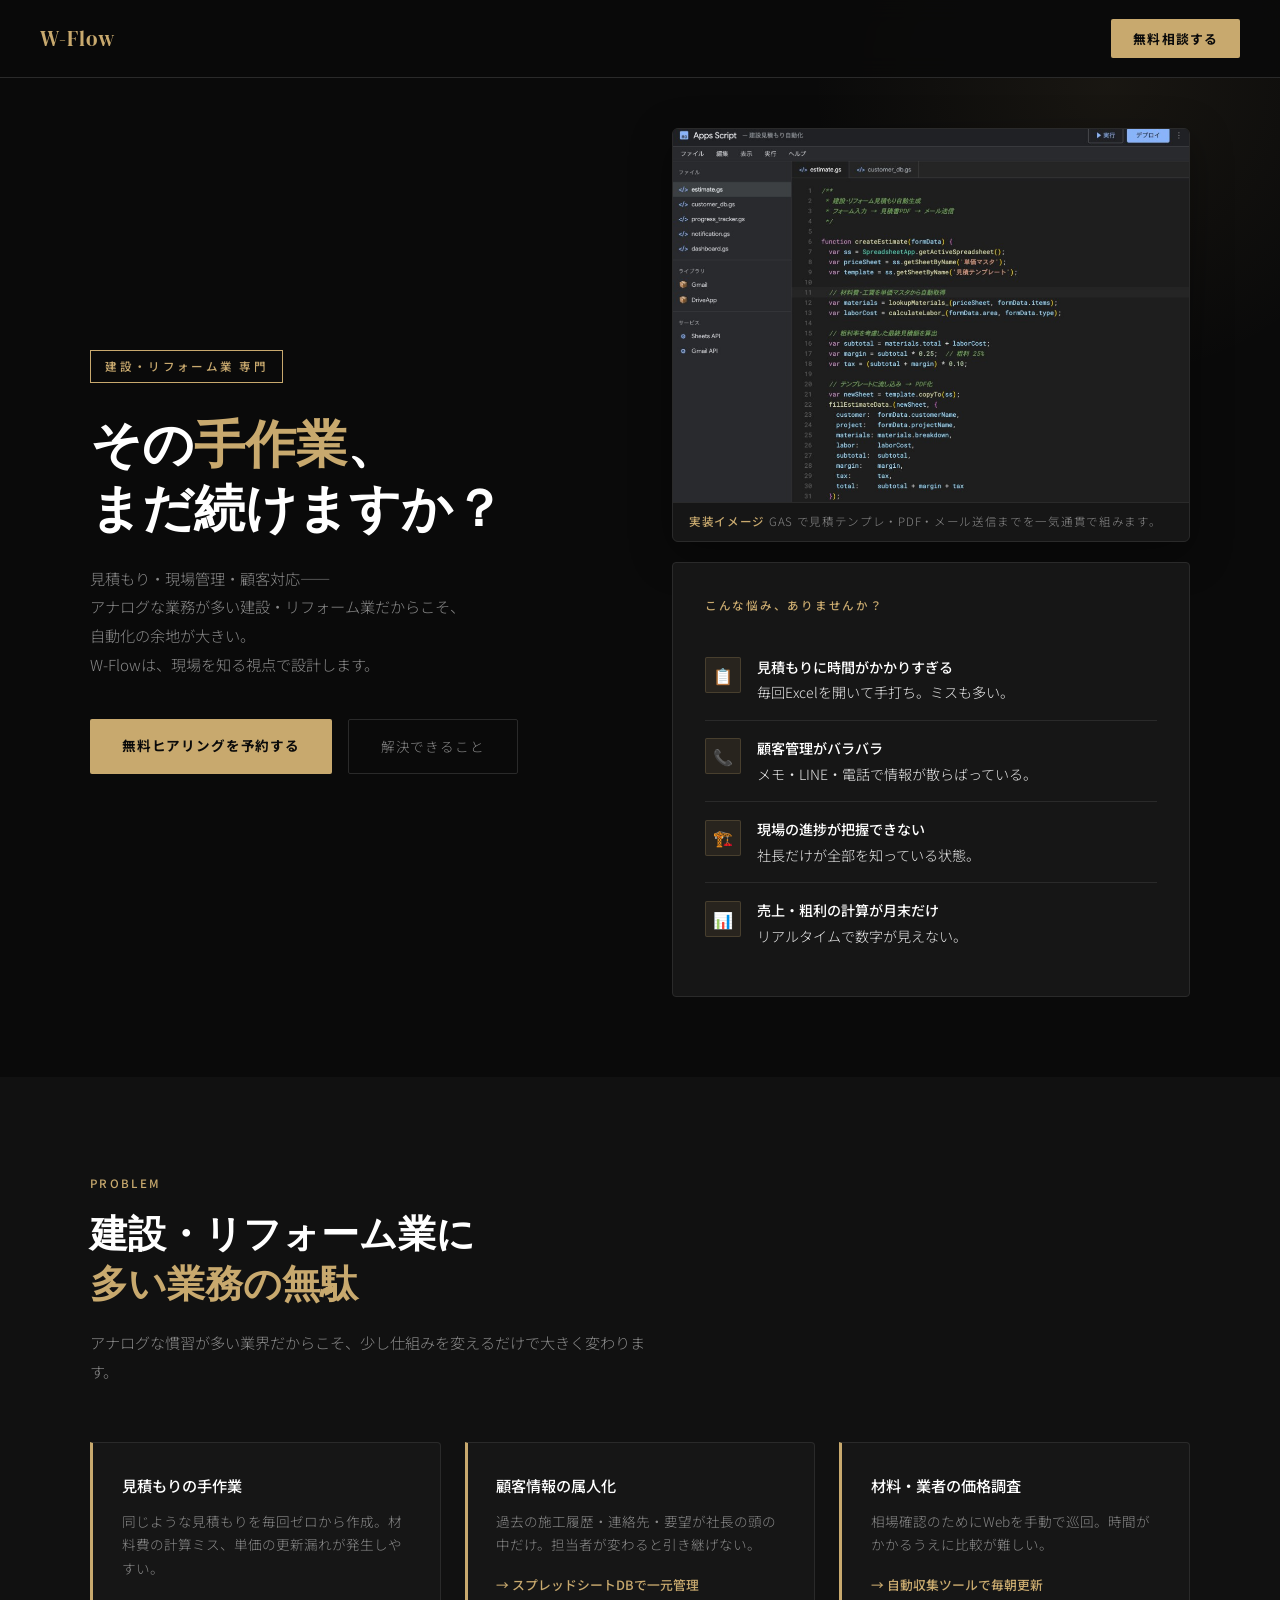
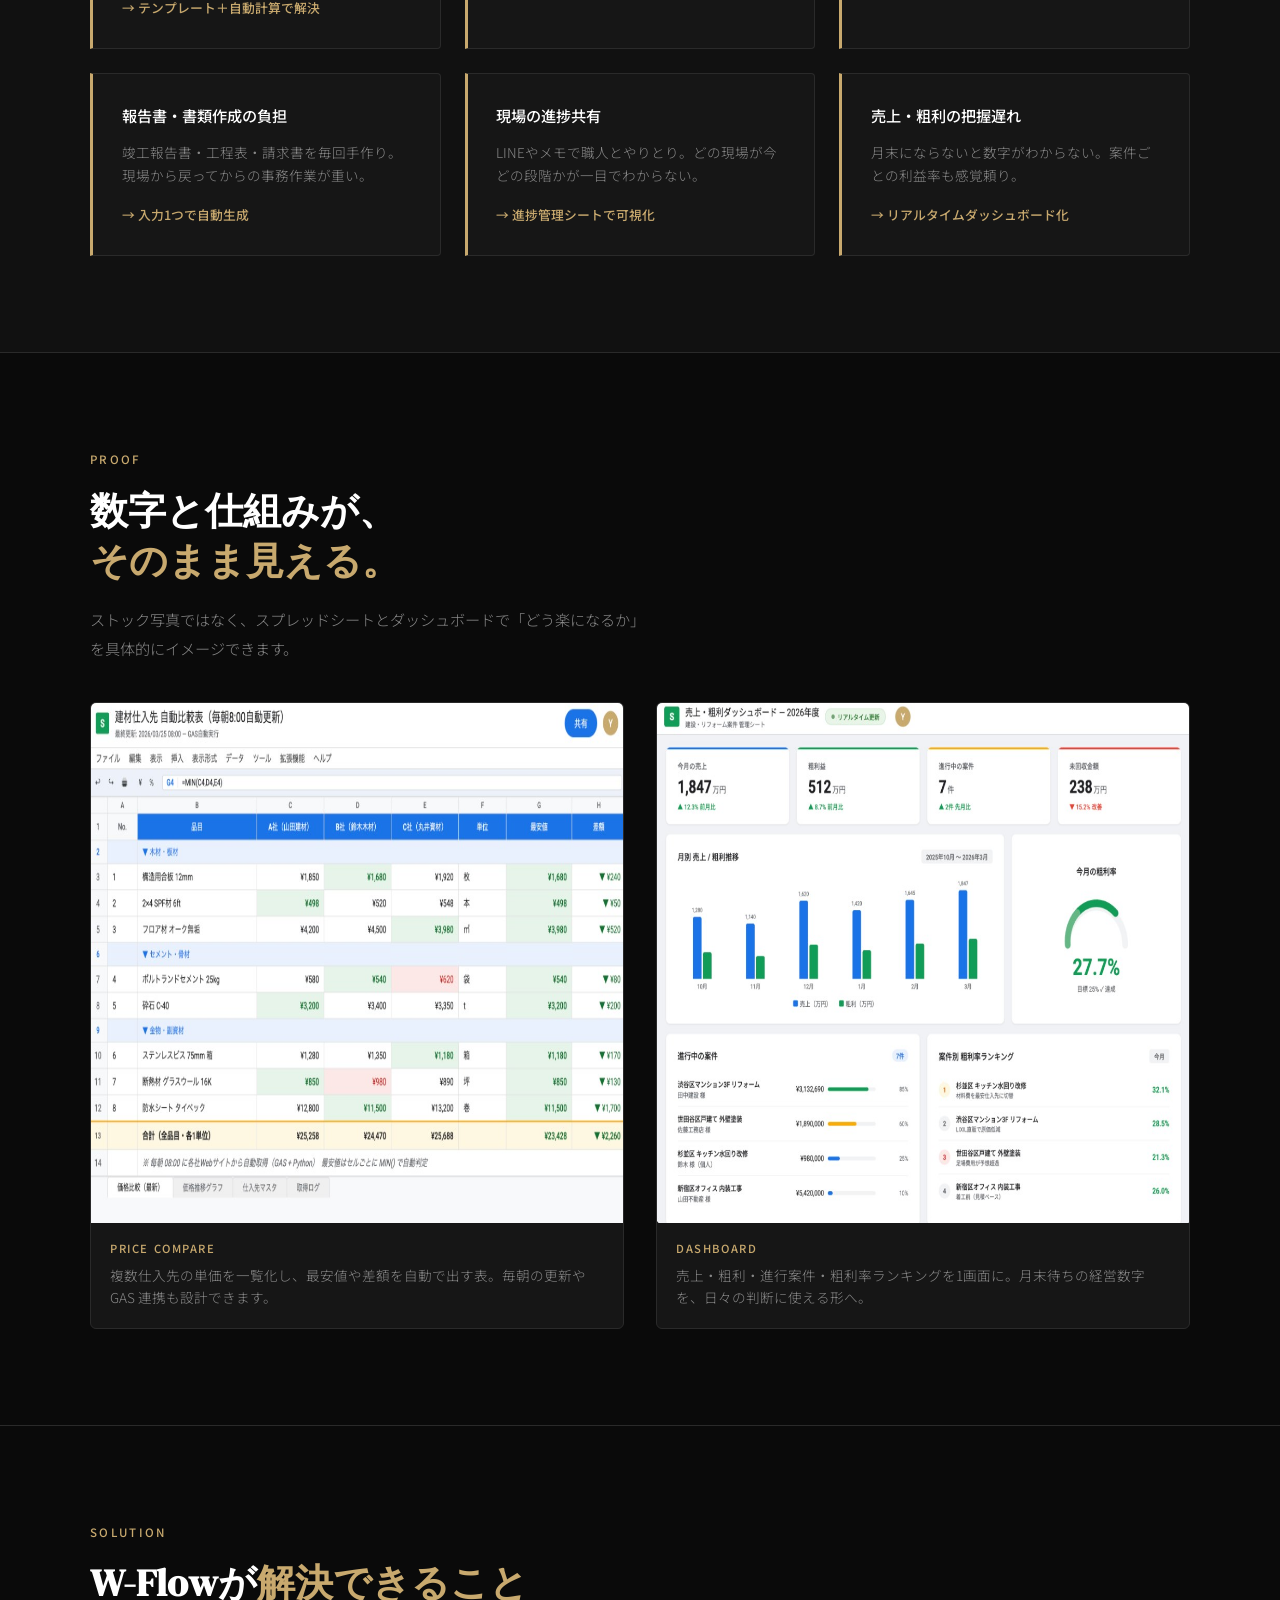
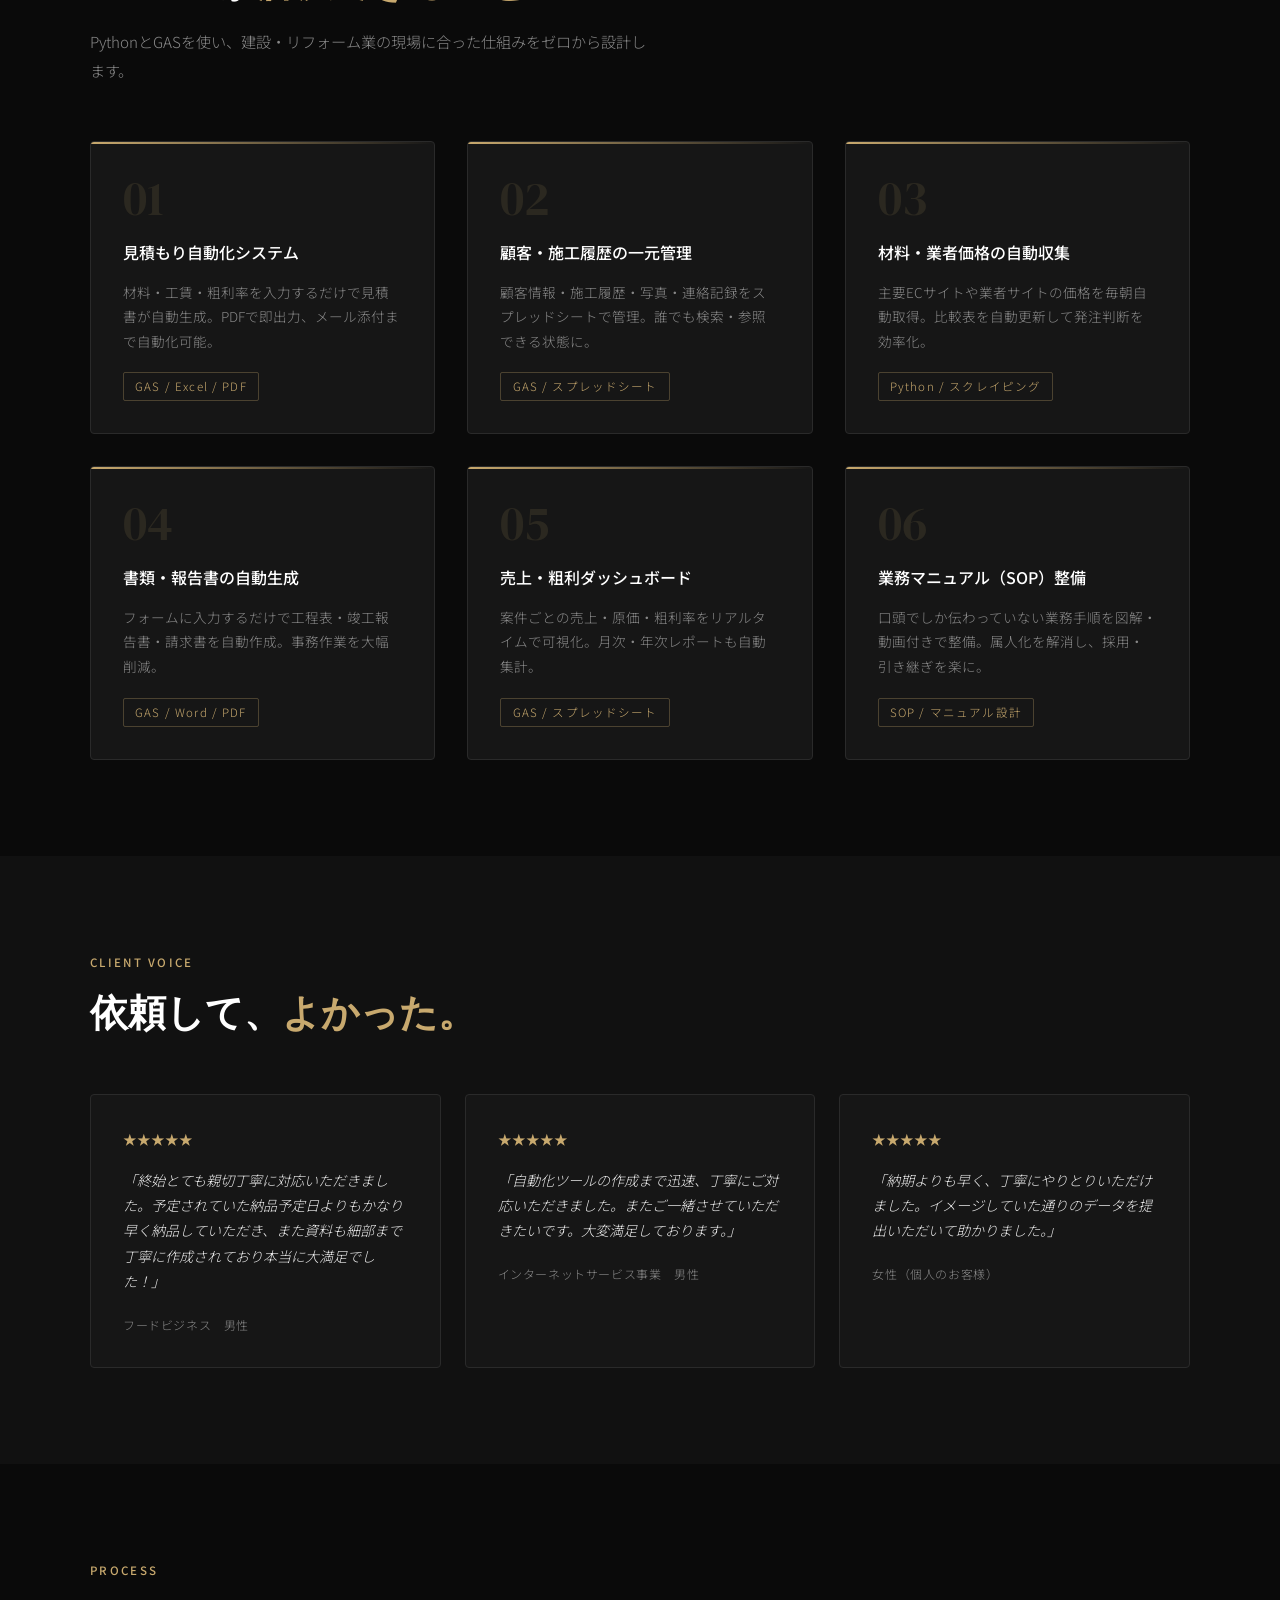
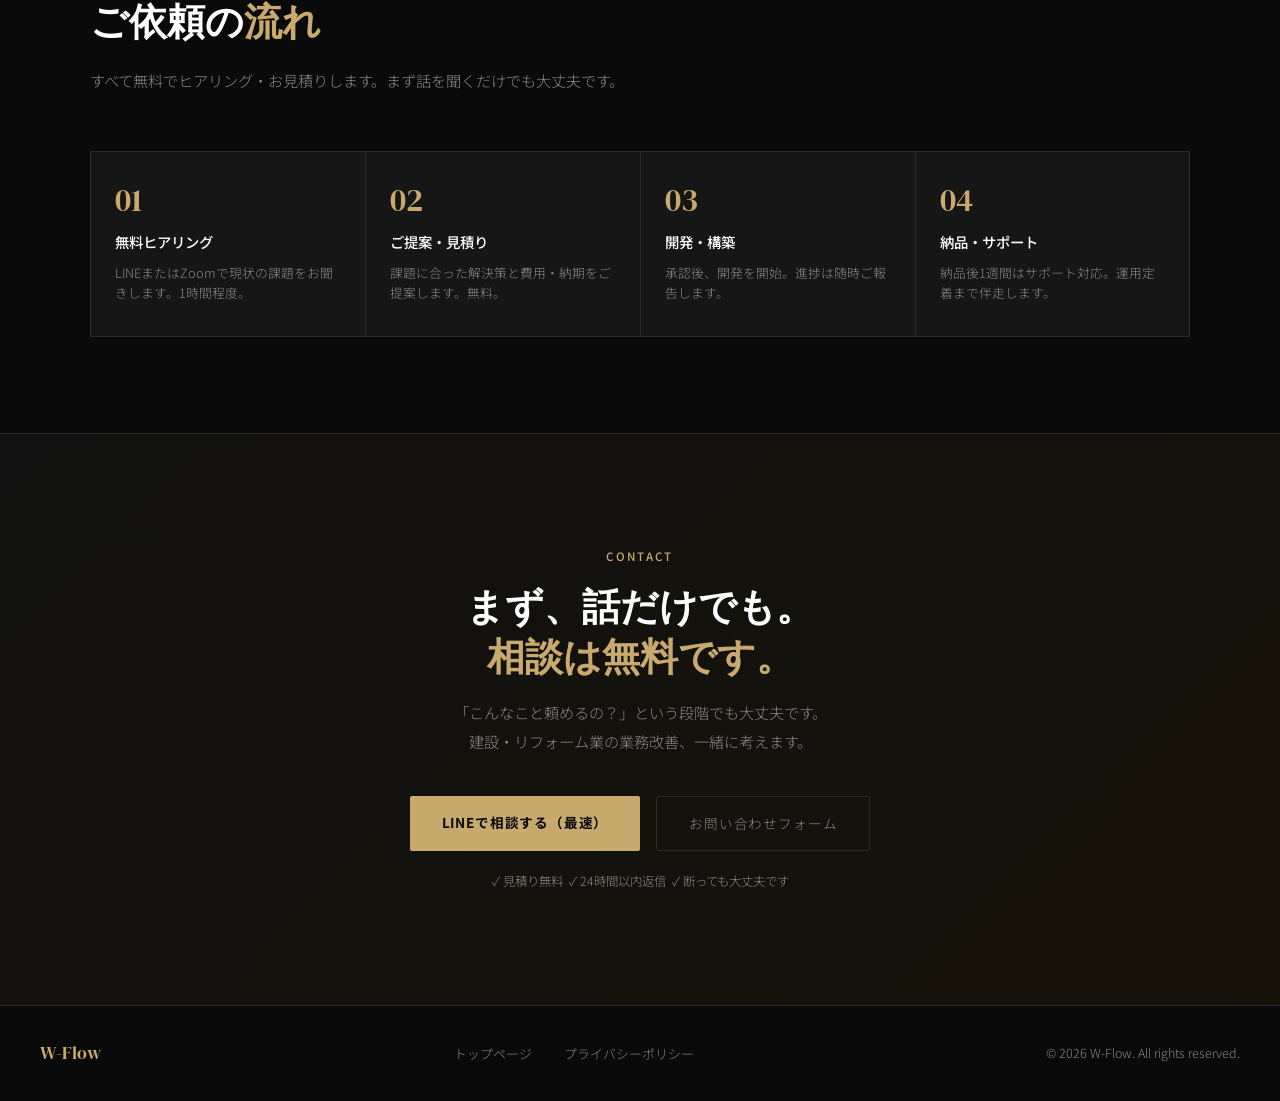
<file: construction.html>
<!DOCTYPE html>
<html lang="ja">
<head>
<meta charset="UTF-8">
<meta name="viewport" content="width=device-width, initial-scale=1.0">
<title>建設・リフォーム業の業務自動化 | W-Flow</title>
  <link rel="canonical" href="https://wflowhp.pages.dev/construction.html">
<link rel="preconnect" href="https://fonts.googleapis.com">
<link href="https://fonts.googleapis.com/css2?family=Noto+Sans+JP:wght@300;400;500;700&family=DM+Serif+Display&display=swap" rel="stylesheet">
<style>
  :root {
    --black: #0a0a0a;
    --dark: #111111;
    --card: #161616;
    --border: #2a2a2a;
    --accent: #c8a96e;
    --accent-light: #e8c98e;
    --text: #e8e8e8;
    --muted: #888;
    --white: #ffffff;
  }

  *, *::before, *::after { box-sizing: border-box; margin: 0; padding: 0; }

  html { scroll-behavior: smooth; }

  body {
    background: var(--black);
    color: var(--text);
    font-family: 'Noto Sans JP', sans-serif;
    font-weight: 300;
    line-height: 1.8;
    overflow-x: hidden;
  }

  /* NAV */
  nav {
    position: fixed;
    top: 0; left: 0; right: 0;
    z-index: 100;
    display: flex;
    justify-content: space-between;
    align-items: center;
    padding: 1.2rem 2.5rem;
    background: rgba(10,10,10,0.92);
    backdrop-filter: blur(12px);
    border-bottom: 1px solid var(--border);
  }
  .nav-logo {
    font-family: 'DM Serif Display', serif;
    font-size: 1.3rem;
    color: var(--accent);
    letter-spacing: 0.05em;
    text-decoration: none;
  }
  .nav-cta {
    background: var(--accent);
    color: var(--black);
    padding: 0.5rem 1.4rem;
    border-radius: 2px;
    font-size: 0.8rem;
    font-weight: 700;
    letter-spacing: 0.08em;
    text-decoration: none;
    transition: background 0.2s;
  }
  .nav-cta:hover { background: var(--accent-light); }

  /* HERO */
  .hero {
    min-height: 100vh;
    display: flex;
    align-items: center;
    padding: 8rem 2.5rem 5rem;
    position: relative;
    overflow: hidden;
  }
  .hero::before {
    content: '';
    position: absolute;
    top: -20%; right: -10%;
    width: 600px; height: 600px;
    background: radial-gradient(circle, rgba(200,169,110,0.08) 0%, transparent 70%);
    pointer-events: none;
  }
  .hero-grid {
    display: grid;
    grid-template-columns: 1fr 1fr;
    gap: 4rem;
    max-width: 1100px;
    margin: 0 auto;
    width: 100%;
    align-items: center;
  }
  .hero-eyebrow {
    display: inline-block;
    font-size: 0.72rem;
    font-weight: 500;
    letter-spacing: 0.2em;
    color: var(--accent);
    border: 1px solid var(--accent);
    padding: 0.3rem 0.9rem;
    margin-bottom: 1.8rem;
    text-transform: uppercase;
  }
  .hero h1 {
    font-family: 'DM Serif Display', serif;
    font-size: clamp(2.2rem, 4vw, 3.2rem);
    line-height: 1.25;
    color: var(--white);
    margin-bottom: 1.5rem;
  }
  .hero h1 em {
    font-style: normal;
    color: var(--accent);
  }
  .hero-sub {
    font-size: 0.95rem;
    color: var(--muted);
    margin-bottom: 2.5rem;
    line-height: 1.9;
  }
  .hero-actions { display: flex; gap: 1rem; flex-wrap: wrap; }
  .btn-primary {
    background: var(--accent);
    color: var(--black);
    padding: 0.9rem 2rem;
    font-size: 0.85rem;
    font-weight: 700;
    letter-spacing: 0.06em;
    border: none;
    cursor: pointer;
    text-decoration: none;
    display: inline-block;
    transition: all 0.2s;
    border-radius: 2px;
  }
  .btn-primary:hover { background: var(--accent-light); transform: translateY(-1px); }
  .btn-secondary {
    border: 1px solid var(--border);
    color: var(--muted);
    padding: 0.9rem 2rem;
    font-size: 0.85rem;
    letter-spacing: 0.06em;
    text-decoration: none;
    display: inline-block;
    transition: all 0.2s;
    border-radius: 2px;
  }
  .btn-secondary:hover { border-color: var(--accent); color: var(--accent); }

  /* PAIN */
  .pain-visual {
    background: var(--card);
    border: 1px solid var(--border);
    border-radius: 4px;
    padding: 2rem;
  }
  .pain-visual-title {
    font-size: 0.72rem;
    letter-spacing: 0.15em;
    color: var(--accent);
    text-transform: uppercase;
    margin-bottom: 1.5rem;
    font-weight: 500;
  }
  .pain-item {
    display: flex;
    align-items: flex-start;
    gap: 1rem;
    padding: 1rem 0;
    border-bottom: 1px solid var(--border);
  }
  .pain-item:last-child { border-bottom: none; }
  .pain-icon {
    width: 36px; height: 36px;
    background: rgba(200,169,110,0.1);
    border: 1px solid rgba(200,169,110,0.2);
    border-radius: 2px;
    display: flex;
    align-items: center;
    justify-content: center;
    font-size: 1rem;
    flex-shrink: 0;
    margin-top: 0.1rem;
  }
  .pain-text { font-size: 0.88rem; color: var(--text); line-height: 1.6; }
  .pain-text strong { color: var(--white); font-weight: 500; display: block; margin-bottom: 0.2rem; }

  .hero-right { display: flex; flex-direction: column; gap: 1.25rem; }
  .hero-screen-wrap {
    background: var(--card);
    border: 1px solid var(--border);
    border-radius: 6px;
    overflow: hidden;
    box-shadow: 0 12px 40px rgba(0,0,0,0.35);
  }
  .hero-screen-wrap img {
    width: 100%;
    height: auto;
    display: block;
    vertical-align: bottom;
  }
  .hero-screen-caption {
    font-size: 0.72rem;
    color: var(--muted);
    padding: 0.65rem 1rem;
    border-top: 1px solid var(--border);
    letter-spacing: 0.06em;
    line-height: 1.5;
  }
  .hero-screen-caption strong { color: var(--accent); font-weight: 500; }

  /* SHOWCASE (実装イメージ) */
  .showcase { background: var(--black); border-top: 1px solid var(--border); border-bottom: 1px solid var(--border); }
  .showcase-grid {
    display: grid;
    grid-template-columns: 1fr 1fr;
    gap: 2rem;
    margin-top: 2.5rem;
  }
  .showcase-card {
    background: var(--card);
    border: 1px solid var(--border);
    border-radius: 6px;
    overflow: hidden;
    transition: border-color 0.2s;
  }
  .showcase-card:hover { border-color: rgba(200,169,110,0.35); }
  .showcase-card img { width: 100%; display: block; vertical-align: bottom; }
  .showcase-cap {
    padding: 1rem 1.2rem 1.2rem;
    font-size: 0.85rem;
    color: var(--muted);
    line-height: 1.65;
  }
  .showcase-cap .cap-label {
    font-size: 0.7rem;
    letter-spacing: 0.14em;
    text-transform: uppercase;
    color: var(--accent);
    font-weight: 500;
    display: block;
    margin-bottom: 0.35rem;
  }

  /* SECTION */
  section { padding: 6rem 2.5rem; }
  .section-inner { max-width: 1100px; margin: 0 auto; }
  .section-label {
    font-size: 0.72rem;
    letter-spacing: 0.2em;
    color: var(--accent);
    text-transform: uppercase;
    font-weight: 500;
    margin-bottom: 1rem;
  }
  .section-title {
    font-family: 'DM Serif Display', serif;
    font-size: clamp(1.8rem, 3vw, 2.6rem);
    color: var(--white);
    line-height: 1.3;
    margin-bottom: 1.2rem;
  }
  .section-title em { font-style: normal; color: var(--accent); }
  .section-desc { color: var(--muted); font-size: 0.95rem; max-width: 560px; line-height: 1.9; }

  /* PROBLEMS */
  .problems { background: var(--dark); }
  .problems-grid {
    display: grid;
    grid-template-columns: repeat(auto-fit, minmax(300px, 1fr));
    gap: 1.5rem;
    margin-top: 3.5rem;
  }
  .problem-card {
    background: var(--card);
    border: 1px solid var(--border);
    border-left: 3px solid var(--accent);
    padding: 1.8rem;
    border-radius: 0 4px 4px 0;
    transition: transform 0.2s;
  }
  .problem-card:hover { transform: translateX(4px); }
  .problem-card h3 {
    font-size: 0.95rem;
    font-weight: 500;
    color: var(--white);
    margin-bottom: 0.7rem;
  }
  .problem-card p { font-size: 0.85rem; color: var(--muted); line-height: 1.7; }
  .problem-arrow {
    color: var(--accent);
    font-size: 0.8rem;
    margin-top: 1rem;
    font-weight: 500;
  }

  /* SOLUTIONS */
  .solutions-grid {
    display: grid;
    grid-template-columns: repeat(auto-fit, minmax(320px, 1fr));
    gap: 2rem;
    margin-top: 3.5rem;
  }
  .solution-card {
    background: var(--card);
    border: 1px solid var(--border);
    padding: 2rem;
    border-radius: 4px;
    position: relative;
    overflow: hidden;
    transition: border-color 0.2s;
  }
  .solution-card::before {
    content: '';
    position: absolute;
    top: 0; left: 0; right: 0;
    height: 2px;
    background: linear-gradient(90deg, var(--accent), transparent);
  }
  .solution-card:hover { border-color: rgba(200,169,110,0.3); }
  .solution-num {
    font-family: 'DM Serif Display', serif;
    font-size: 3rem;
    color: rgba(200,169,110,0.12);
    line-height: 1;
    margin-bottom: 1rem;
  }
  .solution-card h3 {
    font-size: 1rem;
    font-weight: 500;
    color: var(--white);
    margin-bottom: 0.8rem;
  }
  .solution-card p { font-size: 0.85rem; color: var(--muted); line-height: 1.8; }
  .solution-tag {
    display: inline-block;
    margin-top: 1.2rem;
    font-size: 0.72rem;
    letter-spacing: 0.1em;
    color: var(--accent);
    border: 1px solid rgba(200,169,110,0.3);
    padding: 0.2rem 0.7rem;
    border-radius: 2px;
  }

  /* VOICE */
  .voice { background: var(--dark); }
  .voice-grid {
    display: grid;
    grid-template-columns: repeat(auto-fit, minmax(300px, 1fr));
    gap: 1.5rem;
    margin-top: 3.5rem;
  }
  .voice-card {
    background: var(--card);
    border: 1px solid var(--border);
    padding: 2rem;
    border-radius: 4px;
  }
  .voice-stars { color: var(--accent); font-size: 0.85rem; margin-bottom: 1rem; }
  .voice-text { font-size: 0.88rem; color: var(--text); line-height: 1.8; margin-bottom: 1.2rem; font-style: italic; }
  .voice-from { font-size: 0.75rem; color: var(--muted); letter-spacing: 0.05em; }

  /* FLOW */
  .flow-steps {
    display: grid;
    grid-template-columns: repeat(auto-fit, minmax(180px, 1fr));
    gap: 0;
    margin-top: 3.5rem;
    position: relative;
  }
  .flow-step {
    padding: 2rem 1.5rem;
    border: 1px solid var(--border);
    border-right: none;
    position: relative;
    background: var(--card);
  }
  .flow-step:last-child { border-right: 1px solid var(--border); }
  .flow-step-num {
    font-family: 'DM Serif Display', serif;
    font-size: 2rem;
    color: var(--accent);
    line-height: 1;
    margin-bottom: 0.8rem;
  }
  .flow-step h3 { font-size: 0.9rem; font-weight: 500; color: var(--white); margin-bottom: 0.5rem; }
  .flow-step p { font-size: 0.8rem; color: var(--muted); line-height: 1.6; }

  /* CTA */
  .cta-section {
    background: linear-gradient(135deg, #111 0%, #161208 100%);
    border-top: 1px solid var(--border);
    text-align: center;
    padding: 7rem 2.5rem;
  }
  .cta-section .section-title { margin-bottom: 1rem; }
  .cta-section .section-desc { margin: 0 auto 2.5rem; text-align: center; }
  .cta-actions { display: flex; justify-content: center; gap: 1rem; flex-wrap: wrap; }
  .cta-note { font-size: 0.78rem; color: var(--muted); margin-top: 1.2rem; }

  /* FOOTER */
  footer {
    background: var(--black);
    border-top: 1px solid var(--border);
    padding: 2rem 2.5rem;
    display: flex;
    justify-content: space-between;
    align-items: center;
    flex-wrap: wrap;
    gap: 1rem;
  }
  footer a { color: var(--muted); font-size: 0.8rem; text-decoration: none; }
  footer a:hover { color: var(--accent); }
  .footer-logo { font-family: 'DM Serif Display', serif; color: var(--accent); font-size: 1.1rem; }

  /* FADE IN */
  .fade-in { opacity: 0; transform: translateY(20px); transition: opacity 0.6s ease, transform 0.6s ease; }
  .fade-in.visible { opacity: 1; transform: translateY(0); }

  @media (max-width: 768px) {
    nav { padding: 1rem 1.5rem; }
    .hero { padding: 7rem 1.5rem 4rem; }
    .hero-grid { grid-template-columns: 1fr; gap: 3rem; }
    section { padding: 4rem 1.5rem; }
    .flow-steps { grid-template-columns: 1fr 1fr; }
    .flow-step { border-right: 1px solid var(--border); }
    .showcase-grid { grid-template-columns: 1fr; }
  }
</style>
</head>
<body>

<nav>
  <a href="https://wflowhp.pages.dev/" class="nav-logo">W-Flow</a>
  <a href="#contact" class="nav-cta">無料相談する</a>
</nav>

<!-- HERO -->
<section class="hero">
  <div class="hero-grid">
    <div>
      <span class="hero-eyebrow">建設・リフォーム業 専門</span>
      <h1>その<em>手作業</em>、<br>まだ続けますか？</h1>
      <p class="hero-sub">
        見積もり・現場管理・顧客対応——<br>
        アナログな業務が多い建設・リフォーム業だからこそ、<br>
        自動化の余地が大きい。<br>
        W-Flowは、現場を知る視点で設計します。
      </p>
      <div class="hero-actions">
        <a href="#contact" class="btn-primary">無料ヒアリングを予約する</a>
        <a href="#solutions" class="btn-secondary">解決できること</a>
      </div>
    </div>
    <div class="hero-right fade-in">
      <div class="hero-screen-wrap">
        <img src="assets/hero-construction.png" width="800" height="500" alt="Google Apps Script で建設見積もりを自動化するコード例（画面イメージ）" loading="eager">
        <p class="hero-screen-caption"><strong>実装イメージ</strong> GAS で見積テンプレ・PDF・メール送信までを一気通貫で組みます。</p>
      </div>
      <div class="pain-visual">
        <div class="pain-visual-title">こんな悩み、ありませんか？</div>
        <div class="pain-item">
          <div class="pain-icon">📋</div>
          <div class="pain-text">
            <strong>見積もりに時間がかかりすぎる</strong>
            毎回Excelを開いて手打ち。ミスも多い。
          </div>
        </div>
        <div class="pain-item">
          <div class="pain-icon">📞</div>
          <div class="pain-text">
            <strong>顧客管理がバラバラ</strong>
            メモ・LINE・電話で情報が散らばっている。
          </div>
        </div>
        <div class="pain-item">
          <div class="pain-icon">🏗️</div>
          <div class="pain-text">
            <strong>現場の進捗が把握できない</strong>
            社長だけが全部を知っている状態。
          </div>
        </div>
        <div class="pain-item">
          <div class="pain-icon">📊</div>
          <div class="pain-text">
            <strong>売上・粗利の計算が月末だけ</strong>
            リアルタイムで数字が見えない。
          </div>
        </div>
      </div>
    </div>
  </div>
</section>

<!-- PROBLEMS -->
<section class="problems">
  <div class="section-inner">
    <div class="section-label">Problem</div>
    <h2 class="section-title">建設・リフォーム業に<br><em>多い業務の無駄</em></h2>
    <p class="section-desc">アナログな慣習が多い業界だからこそ、少し仕組みを変えるだけで大きく変わります。</p>
    <div class="problems-grid">
      <div class="problem-card fade-in">
        <h3>見積もりの手作業</h3>
        <p>同じような見積もりを毎回ゼロから作成。材料費の計算ミス、単価の更新漏れが発生しやすい。</p>
        <div class="problem-arrow">→ テンプレート＋自動計算で解決</div>
      </div>
      <div class="problem-card fade-in">
        <h3>顧客情報の属人化</h3>
        <p>過去の施工履歴・連絡先・要望が社長の頭の中だけ。担当者が変わると引き継げない。</p>
        <div class="problem-arrow">→ スプレッドシートDBで一元管理</div>
      </div>
      <div class="problem-card fade-in">
        <h3>材料・業者の価格調査</h3>
        <p>相場確認のためにWebを手動で巡回。時間がかかるうえに比較が難しい。</p>
        <div class="problem-arrow">→ 自動収集ツールで毎朝更新</div>
      </div>
      <div class="problem-card fade-in">
        <h3>報告書・書類作成の負担</h3>
        <p>竣工報告書・工程表・請求書を毎回手作り。現場から戻ってからの事務作業が重い。</p>
        <div class="problem-arrow">→ 入力1つで自動生成</div>
      </div>
      <div class="problem-card fade-in">
        <h3>現場の進捗共有</h3>
        <p>LINEやメモで職人とやりとり。どの現場が今どの段階かが一目でわからない。</p>
        <div class="problem-arrow">→ 進捗管理シートで可視化</div>
      </div>
      <div class="problem-card fade-in">
        <h3>売上・粗利の把握遅れ</h3>
        <p>月末にならないと数字がわからない。案件ごとの利益率も感覚頼り。</p>
        <div class="problem-arrow">→ リアルタイムダッシュボード化</div>
      </div>
    </div>
  </div>
</section>

<!-- SHOWCASE: スプレッドシート・ダッシュボード -->
<section class="showcase">
  <div class="section-inner">
    <div class="section-label">Proof</div>
    <h2 class="section-title">数字と仕組みが、<br><em>そのまま見える。</em></h2>
    <p class="section-desc">ストック写真ではなく、スプレッドシートとダッシュボードで「どう楽になるか」を具体的にイメージできます。</p>
    <div class="showcase-grid">
      <figure class="showcase-card fade-in">
        <img src="assets/scene-worker.png" width="900" height="520" alt="建材仕入先の価格を複数社で比較するスプレッドシート（画面イメージ）" loading="lazy">
        <figcaption class="showcase-cap">
          <span class="cap-label">Price compare</span>
          複数仕入先の単価を一覧化し、最安値や差額を自動で出す表。毎朝の更新や GAS 連携も設計できます。
        </figcaption>
      </figure>
      <figure class="showcase-card fade-in">
        <img src="assets/scene-manager.png" width="900" height="520" alt="売上・粗利・案件進捗を可視化するダッシュボード（画面イメージ）" loading="lazy">
        <figcaption class="showcase-cap">
          <span class="cap-label">Dashboard</span>
          売上・粗利・進行案件・粗利率ランキングを1画面に。月末待ちの経営数字を、日々の判断に使える形へ。
        </figcaption>
      </figure>
    </div>
  </div>
</section>

<!-- SOLUTIONS -->
<section id="solutions">
  <div class="section-inner">
    <div class="section-label">Solution</div>
    <h2 class="section-title">W-Flowが<em>解決できること</em></h2>
    <p class="section-desc">PythonとGASを使い、建設・リフォーム業の現場に合った仕組みをゼロから設計します。</p>
    <div class="solutions-grid">
      <div class="solution-card fade-in">
        <div class="solution-num">01</div>
        <h3>見積もり自動化システム</h3>
        <p>材料・工賃・粗利率を入力するだけで見積書が自動生成。PDFで即出力、メール添付まで自動化可能。</p>
        <span class="solution-tag">GAS / Excel / PDF</span>
      </div>
      <div class="solution-card fade-in">
        <div class="solution-num">02</div>
        <h3>顧客・施工履歴の一元管理</h3>
        <p>顧客情報・施工履歴・写真・連絡記録をスプレッドシートで管理。誰でも検索・参照できる状態に。</p>
        <span class="solution-tag">GAS / スプレッドシート</span>
      </div>
      <div class="solution-card fade-in">
        <div class="solution-num">03</div>
        <h3>材料・業者価格の自動収集</h3>
        <p>主要ECサイトや業者サイトの価格を毎朝自動取得。比較表を自動更新して発注判断を効率化。</p>
        <span class="solution-tag">Python / スクレイピング</span>
      </div>
      <div class="solution-card fade-in">
        <div class="solution-num">04</div>
        <h3>書類・報告書の自動生成</h3>
        <p>フォームに入力するだけで工程表・竣工報告書・請求書を自動作成。事務作業を大幅削減。</p>
        <span class="solution-tag">GAS / Word / PDF</span>
      </div>
      <div class="solution-card fade-in">
        <div class="solution-num">05</div>
        <h3>売上・粗利ダッシュボード</h3>
        <p>案件ごとの売上・原価・粗利率をリアルタイムで可視化。月次・年次レポートも自動集計。</p>
        <span class="solution-tag">GAS / スプレッドシート</span>
      </div>
      <div class="solution-card fade-in">
        <div class="solution-num">06</div>
        <h3>業務マニュアル（SOP）整備</h3>
        <p>口頭でしか伝わっていない業務手順を図解・動画付きで整備。属人化を解消し、採用・引き継ぎを楽に。</p>
        <span class="solution-tag">SOP / マニュアル設計</span>
      </div>
    </div>
  </div>
</section>

<!-- VOICE -->
<section class="voice">
  <div class="section-inner">
    <div class="section-label">Client Voice</div>
    <h2 class="section-title">依頼して、<em>よかった。</em></h2>
    <div class="voice-grid">
      <div class="voice-card fade-in">
        <div class="voice-stars">★★★★★</div>
        <p class="voice-text">「終始とても親切丁寧に対応いただきました。予定されていた納品予定日よりもかなり早く納品していただき、また資料も細部まで丁寧に作成されており本当に大満足でした！」</p>
        <div class="voice-from">フードビジネス　男性</div>
      </div>
      <div class="voice-card fade-in">
        <div class="voice-stars">★★★★★</div>
        <p class="voice-text">「自動化ツールの作成まで迅速、丁寧にご対応いただきました。またご一緒させていただきたいです。大変満足しております。」</p>
        <div class="voice-from">インターネットサービス事業　男性</div>
      </div>
      <div class="voice-card fade-in">
        <div class="voice-stars">★★★★★</div>
        <p class="voice-text">「納期よりも早く、丁寧にやりとりいただけました。イメージしていた通りのデータを提出いただいて助かりました。」</p>
        <div class="voice-from">女性（個人のお客様）</div>
      </div>
    </div>
  </div>
</section>

<!-- FLOW -->
<section>
  <div class="section-inner">
    <div class="section-label">Process</div>
    <h2 class="section-title">ご依頼の<em>流れ</em></h2>
    <p class="section-desc">すべて無料でヒアリング・お見積りします。まず話を聞くだけでも大丈夫です。</p>
    <div class="flow-steps">
      <div class="flow-step fade-in">
        <div class="flow-step-num">01</div>
        <h3>無料ヒアリング</h3>
        <p>LINEまたはZoomで現状の課題をお聞きします。1時間程度。</p>
      </div>
      <div class="flow-step fade-in">
        <div class="flow-step-num">02</div>
        <h3>ご提案・見積り</h3>
        <p>課題に合った解決策と費用・納期をご提案します。無料。</p>
      </div>
      <div class="flow-step fade-in">
        <div class="flow-step-num">03</div>
        <h3>開発・構築</h3>
        <p>承認後、開発を開始。進捗は随時ご報告します。</p>
      </div>
      <div class="flow-step fade-in">
        <div class="flow-step-num">04</div>
        <h3>納品・サポート</h3>
        <p>納品後1週間はサポート対応。運用定着まで伴走します。</p>
      </div>
    </div>
  </div>
</section>

<!-- CTA -->
<section class="cta-section" id="contact">
  <div class="section-label" style="text-align:center;">Contact</div>
  <h2 class="section-title">まず、話だけでも。<br><em>相談は無料です。</em></h2>
  <p class="section-desc">「こんなこと頼めるの？」という段階でも大丈夫です。<br>建設・リフォーム業の業務改善、一緒に考えます。</p>
  <div class="cta-actions">
    <a href="https://lin.ee/01ZHw9z" class="btn-primary">LINEで相談する（最速）</a>
    <a href="https://wflowhp.pages.dev/#contact" class="btn-secondary">お問い合わせフォーム</a>
  </div>
  <p class="cta-note">✓ 見積り無料 &nbsp;✓ 24時間以内返信 &nbsp;✓ 断っても大丈夫です</p>
</section>

<footer>
  <span class="footer-logo">W-Flow</span>
  <div style="display:flex;gap:2rem;">
    <a href="https://wflowhp.pages.dev/">トップページ</a>
    <a href="https://wflowhp.pages.dev/privacy.html">プライバシーポリシー</a>
  </div>
  <span style="font-size:0.78rem;color:var(--muted);">© 2026 W-Flow. All rights reserved.</span>
</footer>

<script>
  const observer = new IntersectionObserver((entries) => {
    entries.forEach(entry => {
      if (entry.isIntersecting) {
        entry.target.classList.add('visible');
      }
    });
  }, { threshold: 0.1 });
  document.querySelectorAll('.fade-in').forEach(el => observer.observe(el));
</script>

</body>
</html>
</file>
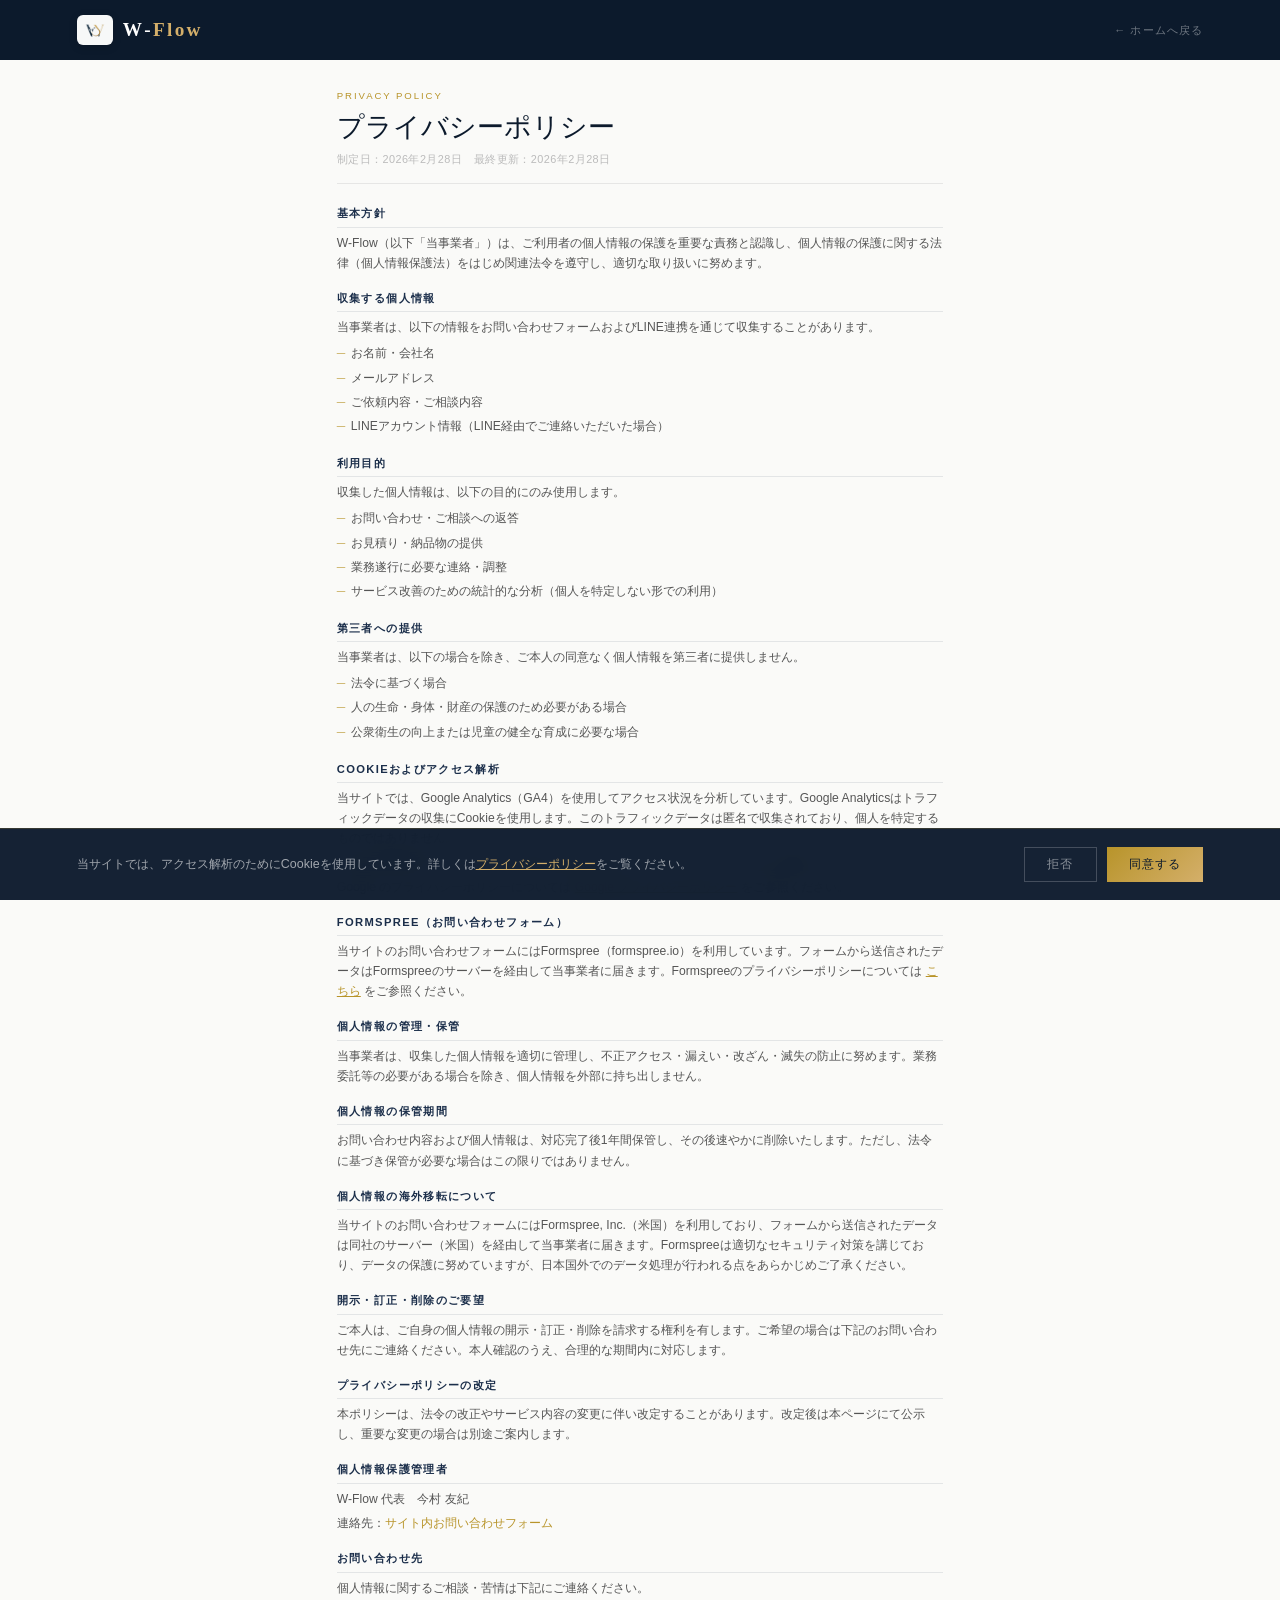
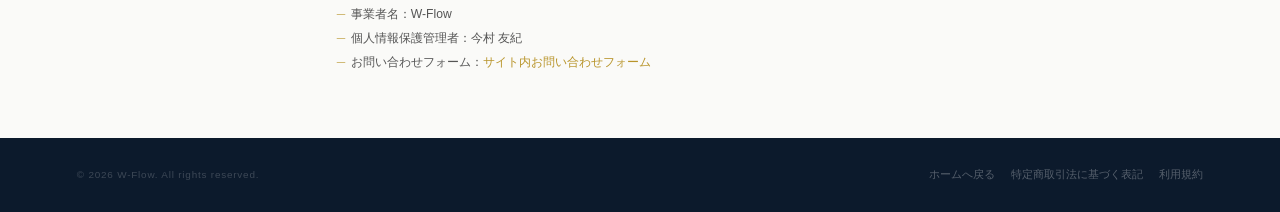
<file: privacy.html>
<!DOCTYPE html>
<html lang="ja">
<head>
  <meta charset="UTF-8">
  <meta name="viewport" content="width=device-width, initial-scale=1.0">
  <meta name="referrer" content="strict-origin-when-cross-origin">
  <meta http-equiv="Content-Security-Policy" content="default-src 'self'; script-src 'self' 'unsafe-inline' https://www.googletagmanager.com; style-src 'self' 'unsafe-inline' https://fonts.googleapis.com https://cdnjs.cloudflare.com; font-src https://fonts.gstatic.com https://cdnjs.cloudflare.com; connect-src https://www.google-analytics.com; img-src 'self' data:;">
  <title>プライバシーポリシー | W-Flow</title>
  <meta name="description" content="W-Flowのプライバシーポリシー。個人情報の取り扱いについて定めています。">
  <meta name="robots" content="noindex,follow">
  <link rel="icon" href="/assets/logo.png" type="image/png">
  <link rel="canonical" href="https://wflowhp.pages.dev/privacy.html">
  <link rel="preconnect" href="https://fonts.googleapis.com">
  <link rel="preconnect" href="https://fonts.gstatic.com" crossorigin>
  <link href="https://fonts.googleapis.com/css2?family=Cormorant+Garamond:ital,wght@0,300;0,600&family=Noto+Sans+JP:wght@300;400;500&display=swap" rel="stylesheet">
  <!-- Google Analytics GA4 (loaded after cookie consent) -->
  <script>
  window.dataLayer=window.dataLayer||[];function gtag(){dataLayer.push(arguments);}
  function loadGA(){
    if(document.querySelector('script[src*="googletagmanager"]'))return;
    var s=document.createElement('script');s.async=true;
    s.src='https://www.googletagmanager.com/gtag/js?id=G-D25S3HV2BB';
    document.head.appendChild(s);
    gtag('js',new Date());gtag('config','G-D25S3HV2BB');
  }
  if(localStorage.getItem('wflow_cookie_consent')==='accepted'){loadGA();}
  </script>
<style>
*,*::before,*::after{box-sizing:border-box;margin:0;padding:0;}
html{scroll-behavior:smooth;}
body{font-family:'Noto Sans JP',sans-serif;font-weight:300;color:#1a1a1a;background:#fafaf8;line-height:1.65;}
a{text-decoration:none;color:inherit;}
img{max-width:100%;display:block;}

:root{
  --navy:#1B2E4A;--navy-dk:#0C1A2C;
  --gold:#B8942A;--gold-l:#D4AF6A;
}

/* ── HEADER ── */
.pp-header{background:var(--navy-dk);padding:0 6%;height:60px;display:flex;align-items:center;justify-content:space-between;}
.pp-logo{display:flex;align-items:center;gap:10px;color:#fff;}
.logo-bg{background:rgba(255,255,255,.97);border-radius:6px;padding:4px 7px;display:inline-flex;align-items:center;box-shadow:0 2px 8px rgba(0,0,0,.15);}
.pp-logo-t{font-family:'Cormorant Garamond',serif;font-size:1.2rem;font-weight:600;letter-spacing:.12em;}
.pp-logo-t em{font-style:normal;color:var(--gold-l);}
.pp-back{font-size:.7rem;letter-spacing:.1em;color:rgba(255,255,255,.4);transition:color .3s;}
.pp-back:hover{color:var(--gold-l);}

/* ── MAIN ── */
.pp-wrap{max-width:760px;margin:0 auto;padding:28px 6% 48px;}

.pp-hero{margin-bottom:20px;padding-bottom:14px;border-bottom:1px solid rgba(0,0,0,.08);}
.pp-label{font-size:.6rem;letter-spacing:.2em;text-transform:uppercase;color:var(--gold);margin-bottom:6px;}
.pp-ttl{font-family:'Cormorant Garamond',serif;font-size:clamp(1.2rem,3vw,1.7rem);font-weight:300;color:var(--navy-dk);line-height:1.3;}
.pp-date{font-size:.68rem;color:#bbb;margin-top:6px;letter-spacing:.04em;}

.pp-sec{margin-bottom:16px;}
.pp-sec h2{font-size:.7rem;letter-spacing:.12em;text-transform:uppercase;color:var(--navy);margin-bottom:5px;padding-bottom:4px;border-bottom:1px solid rgba(27,46,74,.1);}
.pp-sec p{font-size:.76rem;color:#555;margin-bottom:.35em;}
.pp-sec ul{list-style:none;padding:0;font-size:.76rem;color:#555;}
.pp-sec ul li{padding:2px 0 2px 14px;position:relative;}
.pp-sec ul li::before{content:'—';position:absolute;left:0;color:var(--gold);font-size:.7em;top:5px;}

/* ── FOOTER ── */
.pp-footer{background:var(--navy-dk);padding:28px 6%;display:flex;align-items:center;justify-content:space-between;flex-wrap:wrap;gap:10px;}
.pp-footer p{font-size:.62rem;color:rgba(255,255,255,.2);letter-spacing:.08em;}
.pp-footer a{font-size:.68rem;color:rgba(255,255,255,.3);transition:color .3s;}
.pp-footer a:hover{color:var(--gold-l);}

#cookie-banner{position:fixed;bottom:0;left:0;right:0;z-index:10000;background:rgba(12,26,44,.96);backdrop-filter:blur(12px);padding:18px 6%;display:flex;align-items:center;justify-content:space-between;gap:16px;flex-wrap:wrap;border-top:1px solid rgba(184,148,42,.2);transform:translateY(100%);transition:transform .4s ease;}
#cookie-banner.show{transform:translateY(0);}
#cookie-banner p{font-size:.78rem;color:rgba(255,255,255,.6);line-height:1.7;flex:1;min-width:200px;}
#cookie-banner a{color:var(--gold-l);text-decoration:underline;}
.cb-btns{display:flex;gap:10px;flex-shrink:0;}
.cb-btn{padding:9px 22px;font-size:.72rem;font-weight:500;letter-spacing:.1em;border:none;cursor:pointer;transition:opacity .3s;}
.cb-accept{background:linear-gradient(135deg,var(--gold),var(--gold-l));color:var(--navy-dk);}
.cb-reject{background:transparent;border:1px solid rgba(255,255,255,.2);color:rgba(255,255,255,.5);}
.cb-btn:hover{opacity:.85;}
</style>
</head>
<body>

<!-- HEADER -->
<header class="pp-header">
  <a href="./index.html" class="pp-logo">
    <span class="logo-bg"><img src="/assets/logo.png" alt="W-Flow" style="height:22px;"></span>
    <span class="pp-logo-t">W&#8209;<em>Flow</em></span>
  </a>
  <a href="./index.html" class="pp-back">← ホームへ戻る</a>
</header>

<!-- MAIN -->
<main class="pp-wrap">

  <div class="pp-hero">
    <p class="pp-label">Privacy Policy</p>
    <h1 class="pp-ttl">プライバシーポリシー</h1>
    <p class="pp-date">制定日：2026年2月28日　最終更新：2026年2月28日</p>
  </div>

  <section class="pp-sec">
    <h2>基本方針</h2>
    <p>W-Flow（以下「当事業者」）は、ご利用者の個人情報の保護を重要な責務と認識し、個人情報の保護に関する法律（個人情報保護法）をはじめ関連法令を遵守し、適切な取り扱いに努めます。</p>
  </section>

  <section class="pp-sec">
    <h2>収集する個人情報</h2>
    <p>当事業者は、以下の情報をお問い合わせフォームおよびLINE連携を通じて収集することがあります。</p>
    <ul>
      <li>お名前・会社名</li>
      <li>メールアドレス</li>
      <li>ご依頼内容・ご相談内容</li>
      <li>LINEアカウント情報（LINE経由でご連絡いただいた場合）</li>
    </ul>
  </section>

  <section class="pp-sec">
    <h2>利用目的</h2>
    <p>収集した個人情報は、以下の目的にのみ使用します。</p>
    <ul>
      <li>お問い合わせ・ご相談への返答</li>
      <li>お見積り・納品物の提供</li>
      <li>業務遂行に必要な連絡・調整</li>
      <li>サービス改善のための統計的な分析（個人を特定しない形での利用）</li>
    </ul>
  </section>

  <section class="pp-sec">
    <h2>第三者への提供</h2>
    <p>当事業者は、以下の場合を除き、ご本人の同意なく個人情報を第三者に提供しません。</p>
    <ul>
      <li>法令に基づく場合</li>
      <li>人の生命・身体・財産の保護のため必要がある場合</li>
      <li>公衆衛生の向上または児童の健全な育成に必要な場合</li>
    </ul>
  </section>

  <section class="pp-sec">
    <h2>Cookieおよびアクセス解析</h2>
    <p>当サイトでは、Google Analytics（GA4）を使用してアクセス状況を分析しています。Google Analyticsはトラフィックデータの収集にCookieを使用します。このトラフィックデータは匿名で収集されており、個人を特定するものではありません。</p>
    <p>Cookieを無効化することでデータ収集を拒否できますが、一部のサービスが正常に機能しない場合があります。</p>
    <p>Google のプライバシーポリシーについては <a href="https://policies.google.com/privacy" target="_blank" rel="noopener noreferrer" style="color:var(--gold);text-decoration:underline;">Google プライバシーポリシー</a> をご参照ください。</p>
  </section>

  <section class="pp-sec">
    <h2>Formspree（お問い合わせフォーム）</h2>
    <p>当サイトのお問い合わせフォームにはFormspree（formspree.io）を利用しています。フォームから送信されたデータはFormspreeのサーバーを経由して当事業者に届きます。Formspreeのプライバシーポリシーについては <a href="https://formspree.io/legal/privacy-policy" target="_blank" rel="noopener noreferrer" style="color:var(--gold);text-decoration:underline;">こちら</a> をご参照ください。</p>
  </section>

  <section class="pp-sec">
    <h2>個人情報の管理・保管</h2>
    <p>当事業者は、収集した個人情報を適切に管理し、不正アクセス・漏えい・改ざん・滅失の防止に努めます。業務委託等の必要がある場合を除き、個人情報を外部に持ち出しません。</p>
  </section>

  <section class="pp-sec">
    <h2>個人情報の保管期間</h2>
    <p>お問い合わせ内容および個人情報は、対応完了後1年間保管し、その後速やかに削除いたします。ただし、法令に基づき保管が必要な場合はこの限りではありません。</p>
  </section>

  <section class="pp-sec">
    <h2>個人情報の海外移転について</h2>
    <p>当サイトのお問い合わせフォームにはFormspree, Inc.（米国）を利用しており、フォームから送信されたデータは同社のサーバー（米国）を経由して当事業者に届きます。Formspreeは適切なセキュリティ対策を講じており、データの保護に努めていますが、日本国外でのデータ処理が行われる点をあらかじめご了承ください。</p>
  </section>

  <section class="pp-sec">
    <h2>開示・訂正・削除のご要望</h2>
    <p>ご本人は、ご自身の個人情報の開示・訂正・削除を請求する権利を有します。ご希望の場合は下記のお問い合わせ先にご連絡ください。本人確認のうえ、合理的な期間内に対応します。</p>
  </section>

  <section class="pp-sec">
    <h2>プライバシーポリシーの改定</h2>
    <p>本ポリシーは、法令の改正やサービス内容の変更に伴い改定することがあります。改定後は本ページにて公示し、重要な変更の場合は別途ご案内します。</p>
  </section>

  <section class="pp-sec">
    <h2>個人情報保護管理者</h2>
    <p>W-Flow 代表　今村 友紀</p>
    <p>連絡先：<a href="./index.html#contact" style="color:var(--gold);">サイト内お問い合わせフォーム</a></p>
  </section>

  <section class="pp-sec">
    <h2>お問い合わせ先</h2>
    <p>個人情報に関するご相談・苦情は下記にご連絡ください。</p>
    <ul>
      <li>事業者名：W-Flow</li>
      <li>個人情報保護管理者：今村 友紀</li>
      <li>お問い合わせフォーム：<a href="./index.html#contact" style="color:var(--gold);">サイト内お問い合わせフォーム</a></li>
    </ul>
  </section>

</main>

<!-- FOOTER -->
<footer class="pp-footer">
  <p>&copy; 2026 W-Flow. All rights reserved.</p>
  <nav style="display:flex;gap:16px;flex-wrap:wrap;">
    <a href="./index.html">ホームへ戻る</a>
    <a href="./tokusho.html">特定商取引法に基づく表記</a>
    <a href="./terms.html">利用規約</a>
  </nav>
</footer>

<div id="cookie-banner">
  <p>当サイトでは、アクセス解析のためにCookieを使用しています。詳しくは<a href="./privacy.html">プライバシーポリシー</a>をご覧ください。</p>
  <div class="cb-btns">
    <button class="cb-btn cb-reject" onclick="handleCookie('rejected')">拒否</button>
    <button class="cb-btn cb-accept" onclick="handleCookie('accepted')">同意する</button>
  </div>
</div>
<script>
function handleCookie(v){localStorage.setItem('wflow_cookie_consent',v);document.getElementById('cookie-banner').classList.remove('show');if(v==='accepted')loadGA();}
if(!localStorage.getItem('wflow_cookie_consent')){setTimeout(function(){document.getElementById('cookie-banner').classList.add('show');},800);}
</script>

</body>
</html>
</file>
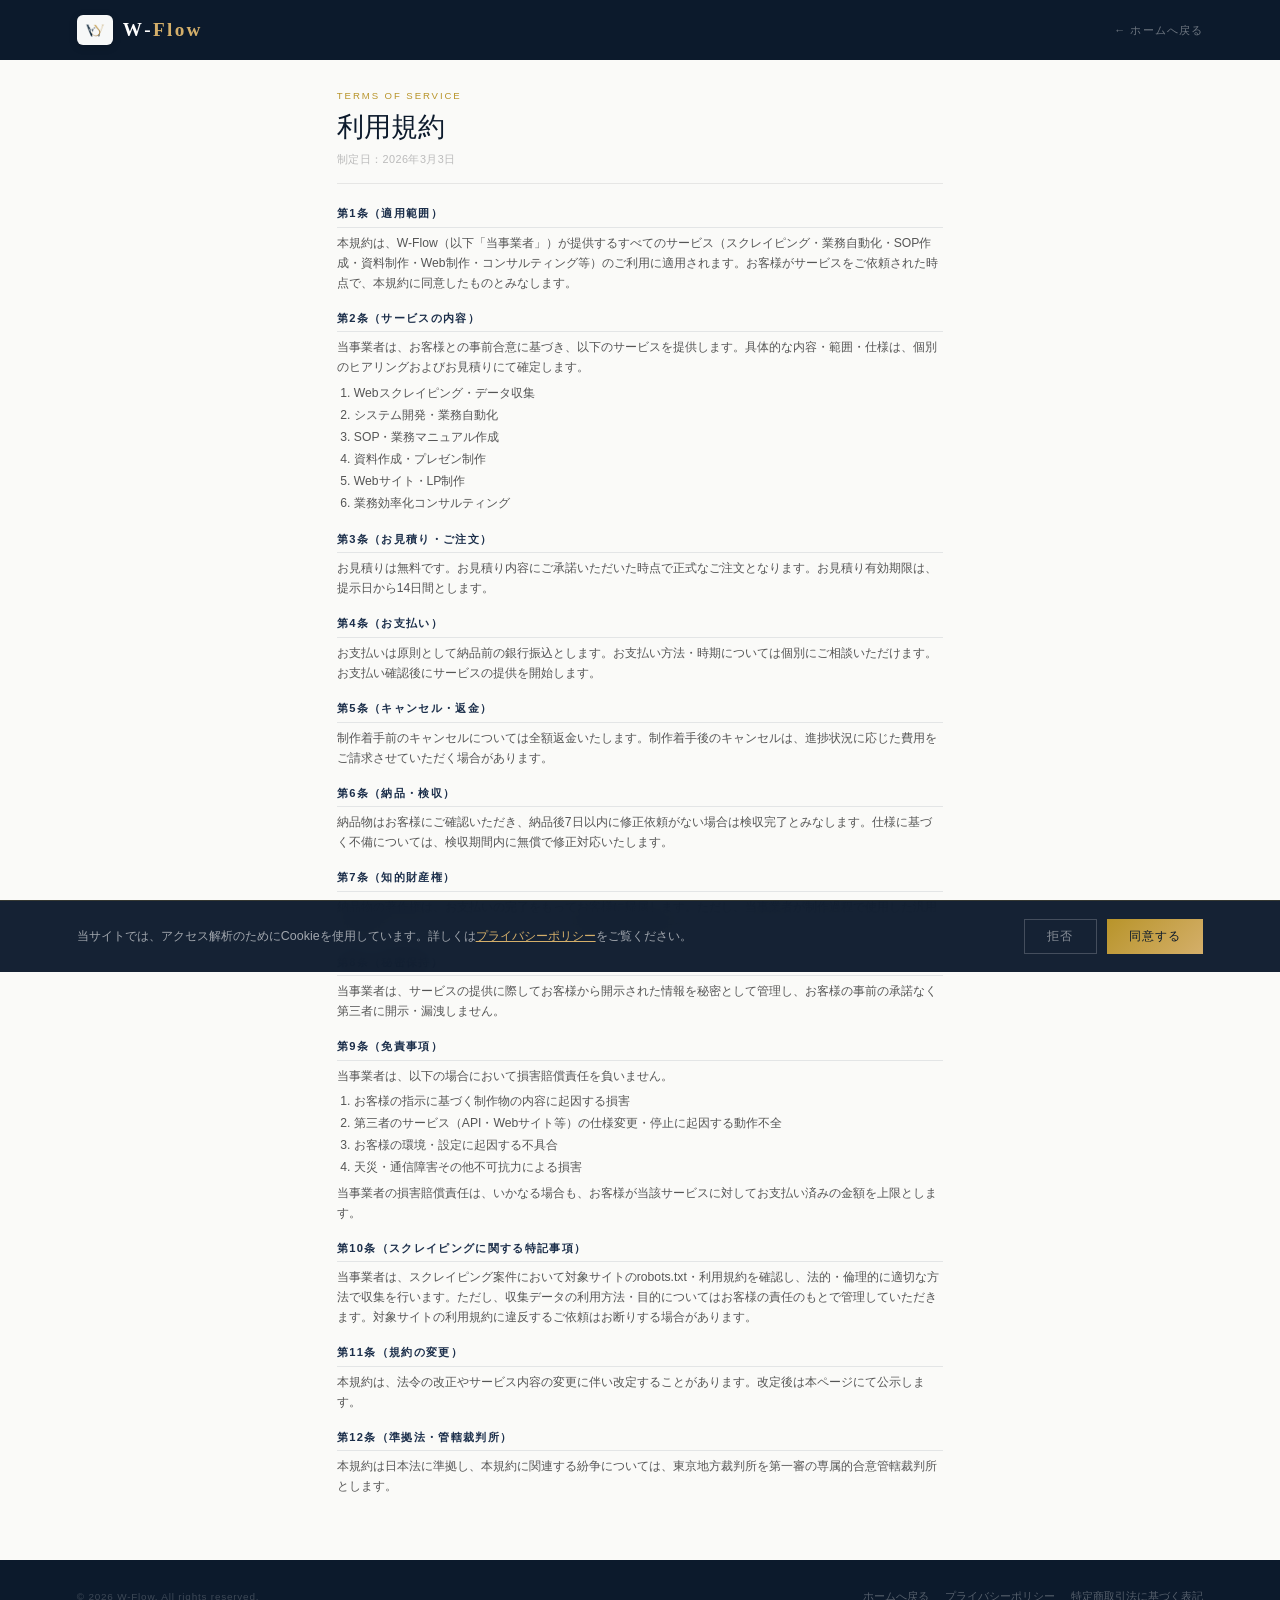
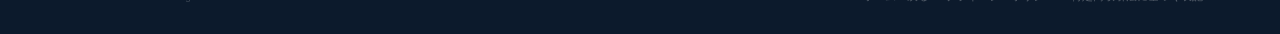
<file: terms.html>
<!DOCTYPE html>
<html lang="ja">
<head>
  <meta charset="UTF-8">
  <meta name="viewport" content="width=device-width, initial-scale=1.0">
  <meta name="referrer" content="strict-origin-when-cross-origin">
  <meta http-equiv="Content-Security-Policy" content="default-src 'self'; script-src 'self' https://www.googletagmanager.com; style-src 'self' 'unsafe-inline' https://fonts.googleapis.com https://cdnjs.cloudflare.com; font-src https://fonts.gstatic.com https://cdnjs.cloudflare.com; connect-src https://www.google-analytics.com; img-src 'self' data:;">
  <title>利用規約 | W-Flow</title>
  <meta name="description" content="W-Flowの利用規約です。">
  <meta name="robots" content="noindex,follow">
  <link rel="icon" href="/assets/logo.png" type="image/png">
  <link rel="canonical" href="https://wflowhp.pages.dev/terms.html">
  <link rel="preconnect" href="https://fonts.googleapis.com">
  <link rel="preconnect" href="https://fonts.gstatic.com" crossorigin>
  <link href="https://fonts.googleapis.com/css2?family=Cormorant+Garamond:ital,wght@0,300;0,600&family=Noto+Sans+JP:wght@300;400;500&display=swap" rel="stylesheet">
  <!-- Google Analytics GA4 (loaded after cookie consent) -->
  <script>
  window.dataLayer=window.dataLayer||[];function gtag(){dataLayer.push(arguments);}
  function loadGA(){
    if(document.querySelector('script[src*="googletagmanager"]'))return;
    var s=document.createElement('script');s.async=true;
    s.src='https://www.googletagmanager.com/gtag/js?id=G-D25S3HV2BB';
    document.head.appendChild(s);
    gtag('js',new Date());gtag('config','G-D25S3HV2BB');
  }
  if(localStorage.getItem('wflow_cookie_consent')==='accepted'){loadGA();}
  </script>
<style>
*,*::before,*::after{box-sizing:border-box;margin:0;padding:0;}
html{scroll-behavior:smooth;}
body{font-family:'Noto Sans JP',sans-serif;font-weight:300;color:#1a1a1a;background:#fafaf8;line-height:1.65;}
a{text-decoration:none;color:inherit;}
img{max-width:100%;display:block;}

:root{
  --navy:#1B2E4A;--navy-dk:#0C1A2C;
  --gold:#B8942A;--gold-l:#D4AF6A;
}

.pp-header{background:var(--navy-dk);padding:0 6%;height:60px;display:flex;align-items:center;justify-content:space-between;}
.pp-logo{display:flex;align-items:center;gap:10px;color:#fff;}
.logo-bg{background:rgba(255,255,255,.97);border-radius:6px;padding:4px 7px;display:inline-flex;align-items:center;box-shadow:0 2px 8px rgba(0,0,0,.15);}
.pp-logo-t{font-family:'Cormorant Garamond',serif;font-size:1.2rem;font-weight:600;letter-spacing:.12em;}
.pp-logo-t em{font-style:normal;color:var(--gold-l);}
.pp-back{font-size:.7rem;letter-spacing:.1em;color:rgba(255,255,255,.4);transition:color .3s;}
.pp-back:hover{color:var(--gold-l);}

.pp-wrap{max-width:760px;margin:0 auto;padding:28px 6% 48px;}
.pp-hero{margin-bottom:20px;padding-bottom:14px;border-bottom:1px solid rgba(0,0,0,.08);}
.pp-label{font-size:.6rem;letter-spacing:.2em;text-transform:uppercase;color:var(--gold);margin-bottom:6px;}
.pp-ttl{font-family:'Cormorant Garamond',serif;font-size:clamp(1.2rem,3vw,1.7rem);font-weight:300;color:var(--navy-dk);line-height:1.3;}
.pp-date{font-size:.68rem;color:#bbb;margin-top:6px;letter-spacing:.04em;}

.pp-sec{margin-bottom:16px;}
.pp-sec h2{font-size:.7rem;letter-spacing:.12em;text-transform:uppercase;color:var(--navy);margin-bottom:5px;padding-bottom:4px;border-bottom:1px solid rgba(27,46,74,.1);}
.pp-sec p{font-size:.76rem;color:#555;margin-bottom:.35em;}
.pp-sec ol{padding-left:1.4em;font-size:.76rem;color:#555;margin-bottom:.35em;}
.pp-sec ol li{padding:1px 0;line-height:1.65;}

.pp-footer{background:var(--navy-dk);padding:28px 6%;display:flex;align-items:center;justify-content:space-between;flex-wrap:wrap;gap:10px;}
.pp-footer p{font-size:.62rem;color:rgba(255,255,255,.2);letter-spacing:.08em;}
.pp-footer a{font-size:.68rem;color:rgba(255,255,255,.3);transition:color .3s;}
.pp-footer a:hover{color:var(--gold-l);}
.pp-footer nav{display:flex;gap:16px;flex-wrap:wrap;}

#cookie-banner{position:fixed;bottom:0;left:0;right:0;z-index:10000;background:rgba(12,26,44,.96);backdrop-filter:blur(12px);padding:18px 6%;display:flex;align-items:center;justify-content:space-between;gap:16px;flex-wrap:wrap;border-top:1px solid rgba(184,148,42,.2);transform:translateY(100%);transition:transform .4s ease;}
#cookie-banner.show{transform:translateY(0);}
#cookie-banner p{font-size:.78rem;color:rgba(255,255,255,.6);line-height:1.7;flex:1;min-width:200px;}
#cookie-banner a{color:var(--gold-l);text-decoration:underline;}
.cb-btns{display:flex;gap:10px;flex-shrink:0;}
.cb-btn{padding:9px 22px;font-size:.72rem;font-weight:500;letter-spacing:.1em;border:none;cursor:pointer;transition:opacity .3s;}
.cb-accept{background:linear-gradient(135deg,var(--gold),var(--gold-l));color:var(--navy-dk);}
.cb-reject{background:transparent;border:1px solid rgba(255,255,255,.2);color:rgba(255,255,255,.5);}
.cb-btn:hover{opacity:.85;}
</style>
</head>
<body>

<header class="pp-header">
  <a href="./index.html" class="pp-logo">
    <span class="logo-bg"><img src="/assets/logo.png" alt="W-Flow" style="height:22px;"></span>
    <span class="pp-logo-t">W&#8209;<em>Flow</em></span>
  </a>
  <a href="./index.html" class="pp-back">&larr; ホームへ戻る</a>
</header>

<main class="pp-wrap">

  <div class="pp-hero">
    <p class="pp-label">Terms of Service</p>
    <h1 class="pp-ttl">利用規約</h1>
    <p class="pp-date">制定日：2026年3月3日</p>
  </div>

  <section class="pp-sec">
    <h2>第1条（適用範囲）</h2>
    <p>本規約は、W-Flow（以下「当事業者」）が提供するすべてのサービス（スクレイピング・業務自動化・SOP作成・資料制作・Web制作・コンサルティング等）のご利用に適用されます。お客様がサービスをご依頼された時点で、本規約に同意したものとみなします。</p>
  </section>

  <section class="pp-sec">
    <h2>第2条（サービスの内容）</h2>
    <p>当事業者は、お客様との事前合意に基づき、以下のサービスを提供します。具体的な内容・範囲・仕様は、個別のヒアリングおよびお見積りにて確定します。</p>
    <ol>
      <li>Webスクレイピング・データ収集</li>
      <li>システム開発・業務自動化</li>
      <li>SOP・業務マニュアル作成</li>
      <li>資料作成・プレゼン制作</li>
      <li>Webサイト・LP制作</li>
      <li>業務効率化コンサルティング</li>
    </ol>
  </section>

  <section class="pp-sec">
    <h2>第3条（お見積り・ご注文）</h2>
    <p>お見積りは無料です。お見積り内容にご承諾いただいた時点で正式なご注文となります。お見積り有効期限は、提示日から14日間とします。</p>
  </section>

  <section class="pp-sec">
    <h2>第4条（お支払い）</h2>
    <p>お支払いは原則として納品前の銀行振込とします。お支払い方法・時期については個別にご相談いただけます。お支払い確認後にサービスの提供を開始します。</p>
  </section>

  <section class="pp-sec">
    <h2>第5条（キャンセル・返金）</h2>
    <p>制作着手前のキャンセルについては全額返金いたします。制作着手後のキャンセルは、進捗状況に応じた費用をご請求させていただく場合があります。</p>
  </section>

  <section class="pp-sec">
    <h2>第6条（納品・検収）</h2>
    <p>納品物はお客様にご確認いただき、納品後7日以内に修正依頼がない場合は検収完了とみなします。仕様に基づく不備については、検収期間内に無償で修正対応いたします。</p>
  </section>

  <section class="pp-sec">
    <h2>第7条（知的財産権）</h2>
    <p>納品物の著作権は、お支払いの完了をもってお客様に帰属します。ただし、当事業者が制作過程で使用した汎用的な技術・ノウハウ・ライブラリについては当事業者に帰属するものとします。</p>
  </section>

  <section class="pp-sec">
    <h2>第8条（秘密保持）</h2>
    <p>当事業者は、サービスの提供に際してお客様から開示された情報を秘密として管理し、お客様の事前の承諾なく第三者に開示・漏洩しません。</p>
  </section>

  <section class="pp-sec">
    <h2>第9条（免責事項）</h2>
    <p>当事業者は、以下の場合において損害賠償責任を負いません。</p>
    <ol>
      <li>お客様の指示に基づく制作物の内容に起因する損害</li>
      <li>第三者のサービス（API・Webサイト等）の仕様変更・停止に起因する動作不全</li>
      <li>お客様の環境・設定に起因する不具合</li>
      <li>天災・通信障害その他不可抗力による損害</li>
    </ol>
    <p>当事業者の損害賠償責任は、いかなる場合も、お客様が当該サービスに対してお支払い済みの金額を上限とします。</p>
  </section>

  <section class="pp-sec">
    <h2>第10条（スクレイピングに関する特記事項）</h2>
    <p>当事業者は、スクレイピング案件において対象サイトのrobots.txt・利用規約を確認し、法的・倫理的に適切な方法で収集を行います。ただし、収集データの利用方法・目的についてはお客様の責任のもとで管理していただきます。対象サイトの利用規約に違反するご依頼はお断りする場合があります。</p>
  </section>

  <section class="pp-sec">
    <h2>第11条（規約の変更）</h2>
    <p>本規約は、法令の改正やサービス内容の変更に伴い改定することがあります。改定後は本ページにて公示します。</p>
  </section>

  <section class="pp-sec">
    <h2>第12条（準拠法・管轄裁判所）</h2>
    <p>本規約は日本法に準拠し、本規約に関連する紛争については、東京地方裁判所を第一審の専属的合意管轄裁判所とします。</p>
  </section>

</main>

<footer class="pp-footer">
  <p>&copy; 2026 W-Flow. All rights reserved.</p>
  <nav>
    <a href="./index.html">ホームへ戻る</a>
    <a href="./privacy.html">プライバシーポリシー</a>
    <a href="./tokusho.html">特定商取引法に基づく表記</a>
  </nav>
</footer>

<div id="cookie-banner">
  <p>当サイトでは、アクセス解析のためにCookieを使用しています。詳しくは<a href="./privacy.html">プライバシーポリシー</a>をご覧ください。</p>
  <div class="cb-btns">
    <button class="cb-btn cb-reject" onclick="handleCookie('rejected')">拒否</button>
    <button class="cb-btn cb-accept" onclick="handleCookie('accepted')">同意する</button>
  </div>
</div>
<script>
function handleCookie(v){localStorage.setItem('wflow_cookie_consent',v);document.getElementById('cookie-banner').classList.remove('show');if(v==='accepted')loadGA();}
if(!localStorage.getItem('wflow_cookie_consent')){setTimeout(function(){document.getElementById('cookie-banner').classList.add('show');},800);}
</script>

</body>
</html>
</file>
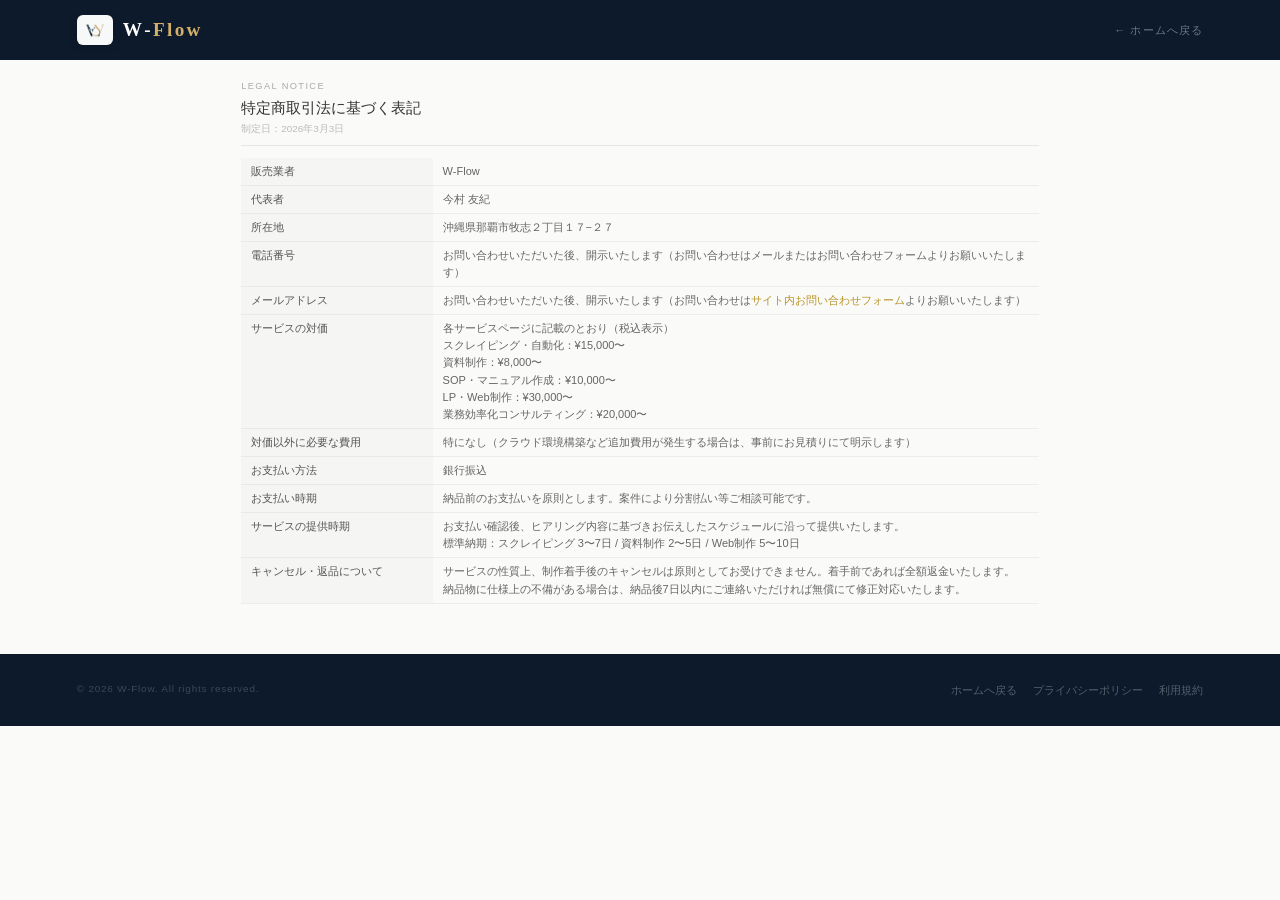
<file: tokusho.html>
<!DOCTYPE html>
<html lang="ja">
<head>
  <meta charset="UTF-8">
  <meta name="viewport" content="width=device-width, initial-scale=1.0">
  <meta name="referrer" content="strict-origin-when-cross-origin">
  <meta http-equiv="Content-Security-Policy" content="default-src 'self'; script-src 'self' https://www.googletagmanager.com; style-src 'self' 'unsafe-inline' https://fonts.googleapis.com https://cdnjs.cloudflare.com; font-src https://fonts.gstatic.com https://cdnjs.cloudflare.com; connect-src https://www.google-analytics.com; img-src 'self' data:;">
  <title>特定商取引法に基づく表記 | W-Flow</title>
  <meta name="description" content="W-Flowの特定商取引法に基づく表記です。">
  <meta name="robots" content="noindex,follow">
  <link rel="icon" href="/assets/logo.png" type="image/png">
  <link rel="canonical" href="https://wflowhp.pages.dev/tokusho.html">
  <link rel="preconnect" href="https://fonts.googleapis.com">
  <link rel="preconnect" href="https://fonts.gstatic.com" crossorigin>
  <link href="https://fonts.googleapis.com/css2?family=Cormorant+Garamond:ital,wght@0,300;0,600&family=Noto+Sans+JP:wght@300;400;500&display=swap" rel="stylesheet">
  <!-- Google Analytics GA4 (loaded after cookie consent) -->
  <script>
  window.dataLayer=window.dataLayer||[];function gtag(){dataLayer.push(arguments);}
  function loadGA(){
    if(document.querySelector('script[src*="googletagmanager"]'))return;
    var s=document.createElement('script');s.async=true;
    s.src='https://www.googletagmanager.com/gtag/js?id=G-D25S3HV2BB';
    document.head.appendChild(s);
    gtag('js',new Date());gtag('config','G-D25S3HV2BB');
  }
  if(localStorage.getItem('wflow_cookie_consent')==='accepted'){loadGA();}
  </script>
<style>
*,*::before,*::after{box-sizing:border-box;margin:0;padding:0;}
html{scroll-behavior:smooth;}
body{font-family:'Noto Sans JP',sans-serif;font-weight:300;color:#444;background:#fafaf8;line-height:1.5;}
a{text-decoration:none;color:inherit;}
img{max-width:100%;display:block;}

:root{
  --navy:#1B2E4A;--navy-dk:#0C1A2C;
  --gold:#B8942A;--gold-l:#D4AF6A;
}

.pp-header{background:var(--navy-dk);padding:0 6%;height:60px;display:flex;align-items:center;justify-content:space-between;}
.pp-logo{display:flex;align-items:center;gap:10px;color:#fff;}
.logo-bg{background:rgba(255,255,255,.97);border-radius:6px;padding:4px 7px;display:inline-flex;align-items:center;box-shadow:0 2px 8px rgba(0,0,0,.15);}
.pp-logo-t{font-family:'Cormorant Garamond',serif;font-size:1.2rem;font-weight:600;letter-spacing:.12em;}
.pp-logo-t em{font-style:normal;color:var(--gold-l);}
.pp-back{font-size:.7rem;letter-spacing:.1em;color:rgba(255,255,255,.4);transition:color .3s;}
.pp-back:hover{color:var(--gold-l);}

.pp-wrap{max-width:900px;margin:0 auto;padding:20px 4% 40px;}
.pp-hero{margin-bottom:12px;padding-bottom:8px;border-bottom:1px solid rgba(0,0,0,.08);}
.pp-label{font-size:.58rem;letter-spacing:.15em;text-transform:uppercase;color:#aaa;margin-bottom:4px;}
.pp-ttl{font-size:.95rem;font-weight:400;color:#333;line-height:1.3;}
.pp-date{font-size:.62rem;color:#bbb;margin-top:4px;}

.pp-sec{margin-bottom:10px;}
.pp-sec h2{font-size:.65rem;letter-spacing:.08em;color:#888;margin-bottom:4px;padding-bottom:3px;border-bottom:1px solid rgba(0,0,0,.06);}
.pp-sec p{font-size:.7rem;color:#666;margin-bottom:.25em;}

.tk-table{width:100%;border-collapse:collapse;margin-bottom:.4em;}
.tk-table th,.tk-table td{padding:5px 10px;font-size:.69rem;color:#666;border-bottom:1px solid rgba(0,0,0,.05);text-align:left;vertical-align:top;line-height:1.55;}
.tk-table th{width:24%;font-weight:400;color:#555;background:rgba(0,0,0,.02);white-space:nowrap;}

.pp-footer{background:var(--navy-dk);padding:28px 6%;display:flex;align-items:center;justify-content:space-between;flex-wrap:wrap;gap:10px;}
.pp-footer p{font-size:.62rem;color:rgba(255,255,255,.2);letter-spacing:.08em;}
.pp-footer a{font-size:.68rem;color:rgba(255,255,255,.3);transition:color .3s;}
.pp-footer a:hover{color:var(--gold-l);}
.pp-footer nav{display:flex;gap:16px;flex-wrap:wrap;}

/* Cookie consent banner */
#cookie-banner{position:fixed;bottom:0;left:0;right:0;z-index:10000;background:rgba(12,26,44,.96);backdrop-filter:blur(12px);padding:18px 6%;display:flex;align-items:center;justify-content:space-between;gap:16px;flex-wrap:wrap;border-top:1px solid rgba(184,148,42,.2);transform:translateY(100%);transition:transform .4s ease;}
#cookie-banner.show{transform:translateY(0);}
#cookie-banner p{font-size:.78rem;color:rgba(255,255,255,.6);line-height:1.7;flex:1;min-width:200px;}
#cookie-banner a{color:var(--gold-l);text-decoration:underline;}
.cb-btns{display:flex;gap:10px;flex-shrink:0;}
.cb-btn{padding:9px 22px;font-size:.72rem;font-weight:500;letter-spacing:.1em;border:none;cursor:pointer;transition:opacity .3s;}
.cb-accept{background:linear-gradient(135deg,var(--gold),var(--gold-l));color:var(--navy-dk);}
.cb-reject{background:transparent;border:1px solid rgba(255,255,255,.2);color:rgba(255,255,255,.5);}
.cb-btn:hover{opacity:.85;}
</style>
</head>
<body>

<header class="pp-header">
  <a href="./index.html" class="pp-logo">
    <span class="logo-bg"><img src="/assets/logo.png" alt="W-Flow" style="height:22px;"></span>
    <span class="pp-logo-t">W&#8209;<em>Flow</em></span>
  </a>
  <a href="./index.html" class="pp-back">&larr; ホームへ戻る</a>
</header>

<main class="pp-wrap">

  <div class="pp-hero">
    <p class="pp-label">Legal Notice</p>
    <h1 class="pp-ttl">特定商取引法に基づく表記</h1>
    <p class="pp-date">制定日：2026年3月3日</p>
  </div>

  <section class="pp-sec">
    <table class="tk-table">
      <tr><th>販売業者</th><td>W-Flow</td></tr>
      <tr><th>代表者</th><td>今村 友紀</td></tr>
      <tr><th>所在地</th><td>沖縄県那覇市牧志２丁目１７−２７</td></tr>
      <tr><th>電話番号</th><td>お問い合わせいただいた後、開示いたします（お問い合わせはメールまたはお問い合わせフォームよりお願いいたします）</td></tr>
      <tr><th>メールアドレス</th><td>お問い合わせいただいた後、開示いたします（お問い合わせは<a href="./index.html#contact" style="color:var(--gold);">サイト内お問い合わせフォーム</a>よりお願いいたします）</td></tr>
      <tr><th>サービスの対価</th><td>各サービスページに記載のとおり（税込表示）<br>スクレイピング・自動化：¥15,000〜<br>資料制作：¥8,000〜<br>SOP・マニュアル作成：¥10,000〜<br>LP・Web制作：¥30,000〜<br>業務効率化コンサルティング：¥20,000〜</td></tr>
      <tr><th>対価以外に必要な費用</th><td>特になし（クラウド環境構築など追加費用が発生する場合は、事前にお見積りにて明示します）</td></tr>
      <tr><th>お支払い方法</th><td>銀行振込<!-- TODO: その他の決済方法があれば追記 --></td></tr>
      <tr><th>お支払い時期</th><td>納品前のお支払いを原則とします。案件により分割払い等ご相談可能です。</td></tr>
      <tr><th>サービスの提供時期</th><td>お支払い確認後、ヒアリング内容に基づきお伝えしたスケジュールに沿って提供いたします。<br>標準納期：スクレイピング 3〜7日 / 資料制作 2〜5日 / Web制作 5〜10日</td></tr>
      <tr><th>キャンセル・返品について</th><td>サービスの性質上、制作着手後のキャンセルは原則としてお受けできません。着手前であれば全額返金いたします。<br>納品物に仕様上の不備がある場合は、納品後7日以内にご連絡いただければ無償にて修正対応いたします。</td></tr>
    </table>
  </section>

</main>

<footer class="pp-footer">
  <p>&copy; 2026 W-Flow. All rights reserved.</p>
  <nav>
    <a href="./index.html">ホームへ戻る</a>
    <a href="./privacy.html">プライバシーポリシー</a>
    <a href="./terms.html">利用規約</a>
  </nav>
</footer>

<!-- Cookie Consent Banner -->
<div id="cookie-banner">
  <p>当サイトでは、アクセス解析のためにCookieを使用しています。詳しくは<a href="./privacy.html">プライバシーポリシー</a>をご覧ください。</p>
  <div class="cb-btns">
    <button class="cb-btn cb-reject" onclick="handleCookie('rejected')">拒否</button>
    <button class="cb-btn cb-accept" onclick="handleCookie('accepted')">同意する</button>
  </div>
</div>
<script>
function handleCookie(v){localStorage.setItem('wflow_cookie_consent',v);document.getElementById('cookie-banner').classList.remove('show');if(v==='accepted')loadGA();}
if(!localStorage.getItem('wflow_cookie_consent')){setTimeout(function(){document.getElementById('cookie-banner').classList.add('show');},800);}
</script>

</body>
</html>
</file>
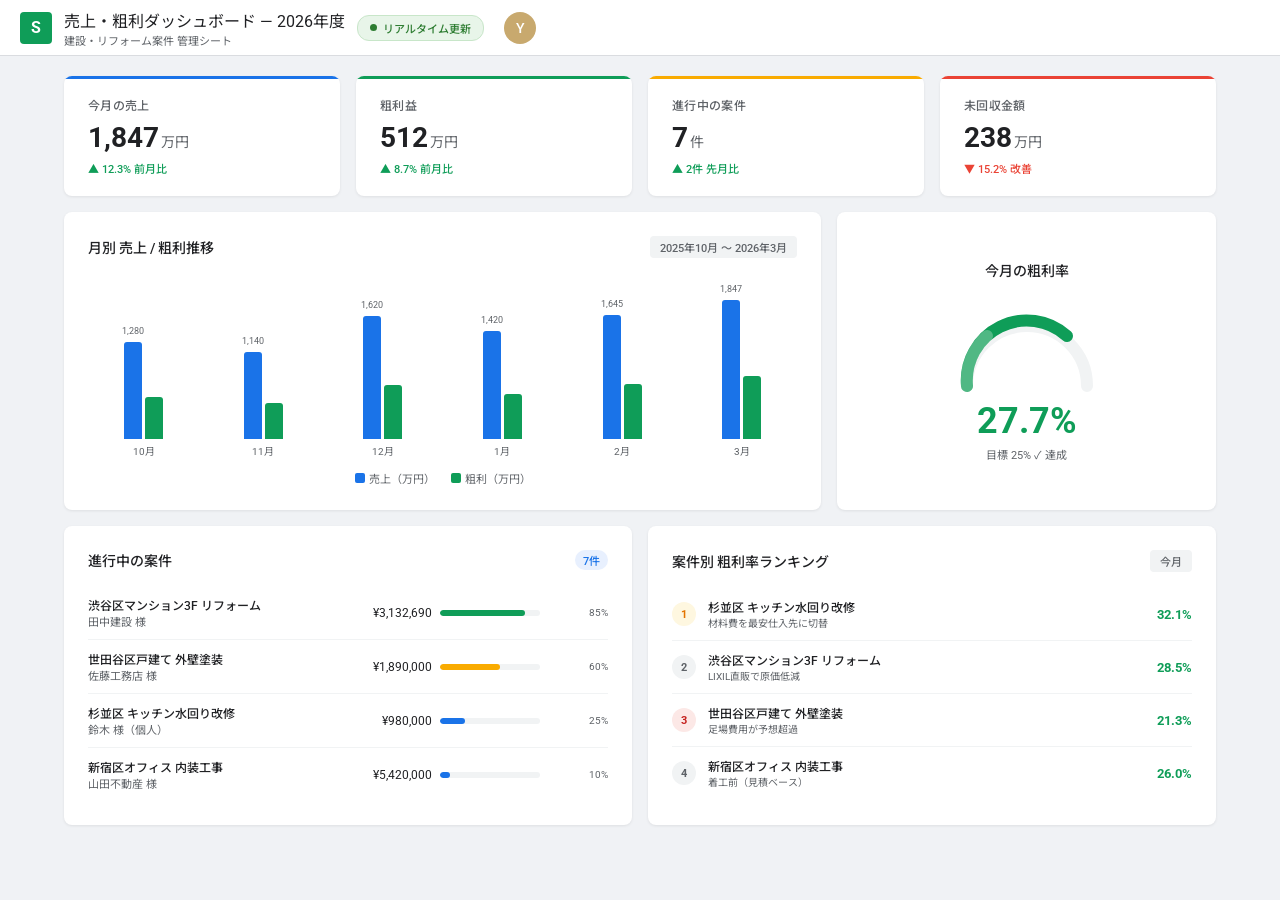
<file: mockups/estimate-doc.html>
<!DOCTYPE html>
<html lang="ja">
<head>
<meta charset="UTF-8">
<meta name="viewport" content="width=device-width, initial-scale=1.0">
<title>売上・粗利ダッシュボード</title>
<link href="https://fonts.googleapis.com/css2?family=Roboto:wght@300;400;500;700&family=Noto+Sans+JP:wght@300;400;500;700&display=swap" rel="stylesheet">
<style>
  * { box-sizing: border-box; margin: 0; padding: 0; }
  body {
    font-family: 'Roboto', 'Noto Sans JP', sans-serif;
    background: #f0f2f5; overflow: hidden;
  }

  .toolbar {
    height: 56px; background: #fff; display: flex; align-items: center;
    padding: 0 20px; border-bottom: 1px solid #dadce0; gap: 12px;
  }
  .sheets-icon {
    width: 32px; height: 32px; background: #0f9d58; border-radius: 4px;
    display: flex; align-items: center; justify-content: center;
    color: #fff; font-weight: 700; font-size: 16px;
  }
  .toolbar-title { font-size: 16px; color: #202124; font-weight: 400; flex: 1; }
  .toolbar-sub { font-size: 11px; color: #5f6368; }
  .live-badge {
    background: #e8f5e9; color: #2e7d32; font-size: 11px; font-weight: 500;
    padding: 4px 12px; border-radius: 12px; border: 1px solid #c8e6c9;
    display: flex; align-items: center; gap: 6px;
  }
  .live-dot {
    width: 7px; height: 7px; background: #2e7d32; border-radius: 50%;
    animation: pulse 2s infinite;
  }
  @keyframes pulse {
    0%, 100% { opacity: 1; }
    50% { opacity: 0.3; }
  }
  .toolbar-avatar {
    width: 32px; height: 32px; border-radius: 50%; background: #c8a96e;
    display: flex; align-items: center; justify-content: center;
    color: #fff; font-weight: 500; font-size: 14px; margin-left: 8px;
  }

  .dashboard {
    padding: 20px 24px;
    display: grid;
    grid-template-columns: 1fr;
    gap: 16px;
    max-width: 1200px;
    margin: 0 auto;
  }

  .kpi-row {
    display: grid; grid-template-columns: repeat(4, 1fr); gap: 16px;
  }
  .kpi-card {
    background: #fff; border-radius: 8px; padding: 20px 24px;
    box-shadow: 0 1px 3px rgba(0,0,0,0.08);
    position: relative; overflow: hidden;
  }
  .kpi-card::after {
    content: ''; position: absolute; top: 0; left: 0; right: 0; height: 3px;
  }
  .kpi-card.blue::after { background: #1a73e8; }
  .kpi-card.green::after { background: #0f9d58; }
  .kpi-card.orange::after { background: #f9ab00; }
  .kpi-card.red::after { background: #ea4335; }
  .kpi-label { font-size: 12px; color: #5f6368; font-weight: 500; margin-bottom: 8px; letter-spacing: 0.3px; }
  .kpi-value { font-size: 28px; font-weight: 700; color: #202124; }
  .kpi-value .unit { font-size: 14px; font-weight: 400; color: #5f6368; margin-left: 2px; }
  .kpi-change { font-size: 11px; margin-top: 6px; font-weight: 500; }
  .kpi-change.up { color: #0f9d58; }
  .kpi-change.down { color: #ea4335; }

  .content-row {
    display: grid; grid-template-columns: 2fr 1fr; gap: 16px;
  }

  .chart-card {
    background: #fff; border-radius: 8px; padding: 24px;
    box-shadow: 0 1px 3px rgba(0,0,0,0.08);
  }
  .chart-title {
    font-size: 14px; font-weight: 500; color: #202124; margin-bottom: 20px;
    display: flex; align-items: center; justify-content: space-between;
  }
  .chart-period { font-size: 11px; color: #5f6368; background: #f1f3f4; padding: 3px 10px; border-radius: 4px; }

  .bar-chart { display: flex; align-items: flex-end; gap: 8px; height: 180px; padding-top: 8px; }
  .bar-group { flex: 1; display: flex; flex-direction: column; align-items: center; gap: 4px; }
  .bar-pair { display: flex; gap: 3px; align-items: flex-end; height: 150px; width: 100%; justify-content: center; }
  .bar {
    width: 18px; border-radius: 3px 3px 0 0; transition: height 0.3s;
    position: relative;
  }
  .bar.revenue { background: #1a73e8; }
  .bar.profit { background: #0f9d58; }
  .bar-label { font-size: 10px; color: #5f6368; text-align: center; }
  .bar-val {
    position: absolute; top: -16px; left: 50%; transform: translateX(-50%);
    font-size: 9px; color: #5f6368; white-space: nowrap;
  }

  .chart-legend {
    display: flex; gap: 16px; margin-top: 12px; justify-content: center;
  }
  .legend-item { display: flex; align-items: center; gap: 4px; font-size: 11px; color: #5f6368; }
  .legend-dot { width: 10px; height: 10px; border-radius: 2px; }
  .legend-dot.rev { background: #1a73e8; }
  .legend-dot.prof { background: #0f9d58; }

  .gauge-card {
    background: #fff; border-radius: 8px; padding: 24px;
    box-shadow: 0 1px 3px rgba(0,0,0,0.08);
    display: flex; flex-direction: column; align-items: center; justify-content: center;
  }
  .gauge-title { font-size: 14px; font-weight: 500; color: #202124; margin-bottom: 16px; }
  .gauge-svg { width: 160px; height: 100px; }
  .gauge-value { font-size: 36px; font-weight: 700; color: #0f9d58; margin-top: 4px; }
  .gauge-target { font-size: 11px; color: #5f6368; margin-top: 4px; }

  .bottom-row {
    display: grid; grid-template-columns: 1fr 1fr; gap: 16px;
  }

  .project-card {
    background: #fff; border-radius: 8px; padding: 24px;
    box-shadow: 0 1px 3px rgba(0,0,0,0.08);
  }
  .project-title {
    font-size: 14px; font-weight: 500; color: #202124; margin-bottom: 16px;
    display: flex; align-items: center; justify-content: space-between;
  }
  .project-count { font-size: 11px; color: #1a73e8; background: #e8f0fe; padding: 2px 8px; border-radius: 10px; }

  .project-item {
    display: grid; grid-template-columns: 2fr 1fr 100px 60px;
    align-items: center; padding: 10px 0;
    border-bottom: 1px solid #f1f3f4; font-size: 12px; gap: 8px;
  }
  .project-item:last-child { border-bottom: none; }
  .project-name { color: #202124; font-weight: 500; }
  .project-client { color: #5f6368; font-size: 11px; }
  .project-amount { color: #202124; text-align: right; font-variant-numeric: tabular-nums; }
  .progress-bar {
    height: 6px; background: #f1f3f4; border-radius: 3px; overflow: hidden;
  }
  .progress-fill { height: 100%; border-radius: 3px; }
  .progress-fill.high { background: #0f9d58; }
  .progress-fill.mid { background: #f9ab00; }
  .progress-fill.low { background: #1a73e8; }
  .progress-label { font-size: 10px; color: #5f6368; text-align: right; }

  .ranking-card {
    background: #fff; border-radius: 8px; padding: 24px;
    box-shadow: 0 1px 3px rgba(0,0,0,0.08);
  }
  .ranking-item {
    display: flex; align-items: center; gap: 12px;
    padding: 10px 0; border-bottom: 1px solid #f1f3f4;
  }
  .ranking-item:last-child { border-bottom: none; }
  .rank-num {
    width: 24px; height: 24px; border-radius: 50%; font-size: 11px; font-weight: 700;
    display: flex; align-items: center; justify-content: center; flex-shrink: 0;
  }
  .rank-1 { background: #fef7e0; color: #e37400; }
  .rank-2 { background: #f1f3f4; color: #5f6368; }
  .rank-3 { background: #fce8e6; color: #c5221f; }
  .rank-info { flex: 1; }
  .rank-name { font-size: 12px; font-weight: 500; color: #202124; }
  .rank-detail { font-size: 10px; color: #5f6368; }
  .rank-value { font-size: 13px; font-weight: 700; color: #0f9d58; }
</style>
</head>
<body>

<div class="toolbar">
  <div class="sheets-icon">S</div>
  <div>
    <div class="toolbar-title">売上・粗利ダッシュボード — 2026年度</div>
    <div class="toolbar-sub">建設・リフォーム案件 管理シート</div>
  </div>
  <div class="live-badge"><div class="live-dot"></div>リアルタイム更新</div>
  <div class="toolbar-avatar">Y</div>
</div>

<div class="dashboard">
  <div class="kpi-row">
    <div class="kpi-card blue">
      <div class="kpi-label">今月の売上</div>
      <div class="kpi-value">1,847<span class="unit">万円</span></div>
      <div class="kpi-change up">▲ 12.3% 前月比</div>
    </div>
    <div class="kpi-card green">
      <div class="kpi-label">粗利益</div>
      <div class="kpi-value">512<span class="unit">万円</span></div>
      <div class="kpi-change up">▲ 8.7% 前月比</div>
    </div>
    <div class="kpi-card orange">
      <div class="kpi-label">進行中の案件</div>
      <div class="kpi-value">7<span class="unit">件</span></div>
      <div class="kpi-change up">▲ 2件 先月比</div>
    </div>
    <div class="kpi-card red">
      <div class="kpi-label">未回収金額</div>
      <div class="kpi-value">238<span class="unit">万円</span></div>
      <div class="kpi-change down">▼ 15.2% 改善</div>
    </div>
  </div>

  <div class="content-row">
    <div class="chart-card">
      <div class="chart-title">
        月別 売上 / 粗利推移
        <span class="chart-period">2025年10月 〜 2026年3月</span>
      </div>
      <div class="bar-chart">
        <div class="bar-group">
          <div class="bar-pair">
            <div class="bar revenue" style="height:65%;"><span class="bar-val">1,280</span></div>
            <div class="bar profit" style="height:28%;"></div>
          </div>
          <div class="bar-label">10月</div>
        </div>
        <div class="bar-group">
          <div class="bar-pair">
            <div class="bar revenue" style="height:58%;"><span class="bar-val">1,140</span></div>
            <div class="bar profit" style="height:24%;"></div>
          </div>
          <div class="bar-label">11月</div>
        </div>
        <div class="bar-group">
          <div class="bar-pair">
            <div class="bar revenue" style="height:82%;"><span class="bar-val">1,620</span></div>
            <div class="bar profit" style="height:36%;"></div>
          </div>
          <div class="bar-label">12月</div>
        </div>
        <div class="bar-group">
          <div class="bar-pair">
            <div class="bar revenue" style="height:72%;"><span class="bar-val">1,420</span></div>
            <div class="bar profit" style="height:30%;"></div>
          </div>
          <div class="bar-label">1月</div>
        </div>
        <div class="bar-group">
          <div class="bar-pair">
            <div class="bar revenue" style="height:83%;"><span class="bar-val">1,645</span></div>
            <div class="bar profit" style="height:37%;"></div>
          </div>
          <div class="bar-label">2月</div>
        </div>
        <div class="bar-group">
          <div class="bar-pair">
            <div class="bar revenue" style="height:93%;"><span class="bar-val">1,847</span></div>
            <div class="bar profit" style="height:42%;"></div>
          </div>
          <div class="bar-label">3月</div>
        </div>
      </div>
      <div class="chart-legend">
        <div class="legend-item"><div class="legend-dot rev"></div>売上（万円）</div>
        <div class="legend-item"><div class="legend-dot prof"></div>粗利（万円）</div>
      </div>
    </div>

    <div class="gauge-card">
      <div class="gauge-title">今月の粗利率</div>
      <svg class="gauge-svg" viewBox="0 0 160 100">
        <path d="M 20 90 A 60 60 0 0 1 140 90" fill="none" stroke="#f1f3f4" stroke-width="12" stroke-linecap="round"/>
        <path d="M 20 90 A 60 60 0 0 1 120 40" fill="none" stroke="#0f9d58" stroke-width="12" stroke-linecap="round"/>
        <path d="M 20 90 A 60 60 0 0 1 40 40" fill="none" stroke="#e8f5e9" stroke-width="12" stroke-linecap="round" opacity="0.3"/>
      </svg>
      <div class="gauge-value">27.7%</div>
      <div class="gauge-target">目標 25% ✓ 達成</div>
    </div>
  </div>

  <div class="bottom-row">
    <div class="project-card">
      <div class="project-title">
        進行中の案件
        <span class="project-count">7件</span>
      </div>
      <div class="project-item">
        <div>
          <div class="project-name">渋谷区マンション3F リフォーム</div>
          <div class="project-client">田中建設 様</div>
        </div>
        <div class="project-amount">¥3,132,690</div>
        <div>
          <div class="progress-bar"><div class="progress-fill high" style="width:85%;"></div></div>
        </div>
        <div class="progress-label">85%</div>
      </div>
      <div class="project-item">
        <div>
          <div class="project-name">世田谷区戸建て 外壁塗装</div>
          <div class="project-client">佐藤工務店 様</div>
        </div>
        <div class="project-amount">¥1,890,000</div>
        <div>
          <div class="progress-bar"><div class="progress-fill mid" style="width:60%;"></div></div>
        </div>
        <div class="progress-label">60%</div>
      </div>
      <div class="project-item">
        <div>
          <div class="project-name">杉並区 キッチン水回り改修</div>
          <div class="project-client">鈴木 様（個人）</div>
        </div>
        <div class="project-amount">¥980,000</div>
        <div>
          <div class="progress-bar"><div class="progress-fill low" style="width:25%;"></div></div>
        </div>
        <div class="progress-label">25%</div>
      </div>
      <div class="project-item">
        <div>
          <div class="project-name">新宿区オフィス 内装工事</div>
          <div class="project-client">山田不動産 様</div>
        </div>
        <div class="project-amount">¥5,420,000</div>
        <div>
          <div class="progress-bar"><div class="progress-fill low" style="width:10%;"></div></div>
        </div>
        <div class="progress-label">10%</div>
      </div>
    </div>

    <div class="ranking-card">
      <div class="project-title">
        案件別 粗利率ランキング
        <span class="chart-period">今月</span>
      </div>
      <div class="ranking-item">
        <div class="rank-num rank-1">1</div>
        <div class="rank-info">
          <div class="rank-name">杉並区 キッチン水回り改修</div>
          <div class="rank-detail">材料費を最安仕入先に切替</div>
        </div>
        <div class="rank-value">32.1%</div>
      </div>
      <div class="ranking-item">
        <div class="rank-num rank-2">2</div>
        <div class="rank-info">
          <div class="rank-name">渋谷区マンション3F リフォーム</div>
          <div class="rank-detail">LIXIL直販で原価低減</div>
        </div>
        <div class="rank-value">28.5%</div>
      </div>
      <div class="ranking-item">
        <div class="rank-num rank-3">3</div>
        <div class="rank-info">
          <div class="rank-name">世田谷区戸建て 外壁塗装</div>
          <div class="rank-detail">足場費用が予想超過</div>
        </div>
        <div class="rank-value">21.3%</div>
      </div>
      <div class="ranking-item">
        <div class="rank-num" style="background:#f1f3f4;color:#5f6368;">4</div>
        <div class="rank-info">
          <div class="rank-name">新宿区オフィス 内装工事</div>
          <div class="rank-detail">着工前（見積ベース）</div>
        </div>
        <div class="rank-value">26.0%</div>
      </div>
    </div>
  </div>
</div>

</body>
</html>
</file>
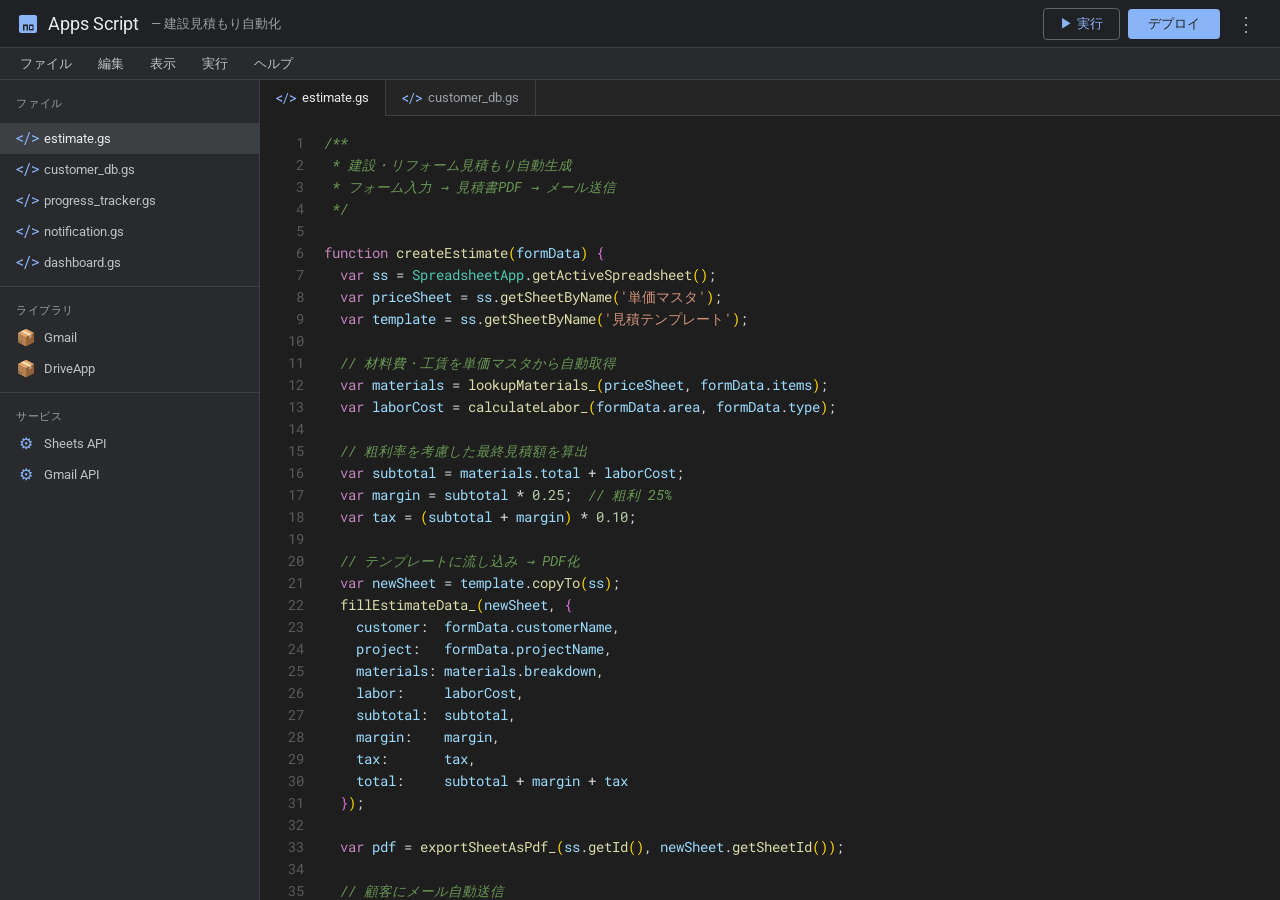
<file: mockups/gas-editor.html>
<!DOCTYPE html>
<html lang="ja">
<head>
<meta charset="UTF-8">
<meta name="viewport" content="width=device-width, initial-scale=1.0">
<title>Apps Script Editor Mock</title>
<link href="https://fonts.googleapis.com/css2?family=Google+Sans:wght@400;500&family=Roboto+Mono:wght@400;500&family=Roboto:wght@400;500&display=swap" rel="stylesheet">
<style>
  * { box-sizing: border-box; margin: 0; padding: 0; }
  body { font-family: 'Google Sans', 'Roboto', sans-serif; background: #202124; overflow: hidden; }

  .toolbar {
    height: 48px; background: #202124; display: flex; align-items: center;
    padding: 0 16px; border-bottom: 1px solid #3c4043; gap: 12px;
  }
  .toolbar-logo { display: flex; align-items: center; gap: 8px; }
  .toolbar-logo svg { width: 24px; height: 24px; }
  .toolbar-title { color: #e8eaed; font-size: 18px; font-weight: 400; }
  .toolbar-project { color: #9aa0a6; font-size: 13px; margin-left: 4px; }
  .toolbar-actions { margin-left: auto; display: flex; gap: 8px; align-items: center; }
  .toolbar-btn {
    background: #8ab4f8; color: #202124; border: none; padding: 6px 20px;
    border-radius: 4px; font-size: 13px; font-weight: 500; cursor: pointer;
    font-family: 'Google Sans', sans-serif;
  }
  .toolbar-btn-outline {
    background: transparent; color: #8ab4f8; border: 1px solid #5f6368;
    padding: 6px 16px; border-radius: 4px; font-size: 13px; cursor: pointer;
    font-family: 'Google Sans', sans-serif;
  }
  .toolbar-icon { color: #9aa0a6; cursor: pointer; font-size: 20px; padding: 4px 8px; }

  .menu-bar {
    height: 32px; background: #292a2d; display: flex; align-items: center;
    padding: 0 8px; gap: 2px; border-bottom: 1px solid #3c4043;
  }
  .menu-item {
    color: #bdc1c6; font-size: 13px; padding: 4px 12px; border-radius: 4px;
    cursor: pointer;
  }
  .menu-item:hover { background: #3c4043; }

  .main { display: flex; height: calc(100vh - 80px); }

  .sidebar {
    width: 260px; background: #292a2d; border-right: 1px solid #3c4043;
    padding: 12px 0; flex-shrink: 0;
  }
  .sidebar-header {
    padding: 4px 16px 12px; font-size: 11px; font-weight: 500;
    color: #9aa0a6; letter-spacing: 0.8px; text-transform: uppercase;
  }
  .sidebar-file {
    display: flex; align-items: center; gap: 8px;
    padding: 6px 16px; font-size: 13px; color: #bdc1c6; cursor: pointer;
  }
  .sidebar-file:hover { background: #3c4043; }
  .sidebar-file.active { background: #3c4043; color: #e8eaed; }
  .sidebar-file-icon { font-size: 16px; color: #8ab4f8; width: 20px; text-align: center; }
  .sidebar-section {
    padding: 16px 16px 4px; font-size: 11px; color: #9aa0a6;
    letter-spacing: 0.5px; border-top: 1px solid #3c4043; margin-top: 8px;
  }

  .editor { flex: 1; background: #1e1e1e; overflow: hidden; }
  .tab-bar {
    display: flex; background: #252526; height: 36px; align-items: center;
    border-bottom: 1px solid #3c4043;
  }
  .tab {
    padding: 0 16px; height: 36px; display: flex; align-items: center; gap: 6px;
    font-size: 13px; color: #9aa0a6; border-right: 1px solid #3c4043; cursor: pointer;
  }
  .tab.active { background: #1e1e1e; color: #e8eaed; }
  .tab-icon { color: #8ab4f8; font-size: 14px; }

  .code-area { padding: 16px 0; font-family: 'Roboto Mono', monospace; font-size: 13.5px; line-height: 22px; overflow: auto; height: calc(100% - 36px); }
  .code-line { display: flex; padding: 0 16px; min-height: 22px; }
  .code-line:hover { background: rgba(255,255,255,0.03); }
  .line-num {
    width: 48px; text-align: right; padding-right: 20px;
    color: #5a5a5a; user-select: none; flex-shrink: 0;
  }
  .line-content { flex: 1; white-space: pre; }

  .kw { color: #c586c0; }
  .fn { color: #dcdcaa; }
  .str { color: #ce9178; }
  .cmt { color: #6a9955; font-style: italic; }
  .var { color: #9cdcfe; }
  .num { color: #b5cea8; }
  .obj { color: #4ec9b0; }
  .prop { color: #9cdcfe; }
  .op { color: #d4d4d4; }
  .par { color: #ffd700; }
  .brc { color: #da70d6; }
</style>
</head>
<body>

<div class="toolbar">
  <div class="toolbar-logo">
    <svg viewBox="0 0 24 24" fill="#8ab4f8"><path d="M19 3H5c-1.1 0-2 .9-2 2v14c0 1.1.9 2 2 2h14c1.1 0 2-.9 2-2V5c0-1.1-.9-2-2-2zm-7 15.5h-1.5V14h-2v4.5H7v-6h5v6zm5.5-1c0 .55-.45 1-1 1H14c-.55 0-1-.45-1-1v-4c0-.55.45-1 1-1h2.5c.55 0 1 .45 1 1v4zm-1-3.5H14v3h2.5v-3z"/></svg>
    <span class="toolbar-title">Apps Script</span>
    <span class="toolbar-project">— 建設見積もり自動化</span>
  </div>
  <div class="toolbar-actions">
    <span class="toolbar-btn-outline">▶ 実行</span>
    <span class="toolbar-btn">デプロイ</span>
    <span class="toolbar-icon">⋮</span>
  </div>
</div>

<div class="menu-bar">
  <span class="menu-item">ファイル</span>
  <span class="menu-item">編集</span>
  <span class="menu-item">表示</span>
  <span class="menu-item">実行</span>
  <span class="menu-item">ヘルプ</span>
</div>

<div class="main">
  <div class="sidebar">
    <div class="sidebar-header">ファイル</div>
    <div class="sidebar-file active">
      <span class="sidebar-file-icon">&lt;/&gt;</span> estimate.gs
    </div>
    <div class="sidebar-file">
      <span class="sidebar-file-icon">&lt;/&gt;</span> customer_db.gs
    </div>
    <div class="sidebar-file">
      <span class="sidebar-file-icon">&lt;/&gt;</span> progress_tracker.gs
    </div>
    <div class="sidebar-file">
      <span class="sidebar-file-icon">&lt;/&gt;</span> notification.gs
    </div>
    <div class="sidebar-file">
      <span class="sidebar-file-icon">&lt;/&gt;</span> dashboard.gs
    </div>
    <div class="sidebar-section">ライブラリ</div>
    <div class="sidebar-file">
      <span class="sidebar-file-icon">📦</span> Gmail
    </div>
    <div class="sidebar-file">
      <span class="sidebar-file-icon">📦</span> DriveApp
    </div>
    <div class="sidebar-section">サービス</div>
    <div class="sidebar-file">
      <span class="sidebar-file-icon">⚙</span> Sheets API
    </div>
    <div class="sidebar-file">
      <span class="sidebar-file-icon">⚙</span> Gmail API
    </div>
  </div>

  <div class="editor">
    <div class="tab-bar">
      <div class="tab active"><span class="tab-icon">&lt;/&gt;</span> estimate.gs</div>
      <div class="tab"><span class="tab-icon">&lt;/&gt;</span> customer_db.gs</div>
    </div>
    <div class="code-area">
      <div class="code-line"><span class="line-num">1</span><span class="line-content"><span class="cmt">/**</span></span></div>
      <div class="code-line"><span class="line-num">2</span><span class="line-content"><span class="cmt"> * 建設・リフォーム見積もり自動生成</span></span></div>
      <div class="code-line"><span class="line-num">3</span><span class="line-content"><span class="cmt"> * フォーム入力 → 見積書PDF → メール送信</span></span></div>
      <div class="code-line"><span class="line-num">4</span><span class="line-content"><span class="cmt"> */</span></span></div>
      <div class="code-line"><span class="line-num">5</span><span class="line-content"></span></div>
      <div class="code-line"><span class="line-num">6</span><span class="line-content"><span class="kw">function</span> <span class="fn">createEstimate</span><span class="par">(</span><span class="var">formData</span><span class="par">)</span> <span class="brc">{</span></span></div>
      <div class="code-line"><span class="line-num">7</span><span class="line-content">  <span class="kw">var</span> <span class="var">ss</span> <span class="op">=</span> <span class="obj">SpreadsheetApp</span><span class="op">.</span><span class="fn">getActiveSpreadsheet</span><span class="par">()</span><span class="op">;</span></span></div>
      <div class="code-line"><span class="line-num">8</span><span class="line-content">  <span class="kw">var</span> <span class="var">priceSheet</span> <span class="op">=</span> <span class="var">ss</span><span class="op">.</span><span class="fn">getSheetByName</span><span class="par">(</span><span class="str">'単価マスタ'</span><span class="par">)</span><span class="op">;</span></span></div>
      <div class="code-line"><span class="line-num">9</span><span class="line-content">  <span class="kw">var</span> <span class="var">template</span> <span class="op">=</span> <span class="var">ss</span><span class="op">.</span><span class="fn">getSheetByName</span><span class="par">(</span><span class="str">'見積テンプレート'</span><span class="par">)</span><span class="op">;</span></span></div>
      <div class="code-line"><span class="line-num">10</span><span class="line-content"></span></div>
      <div class="code-line"><span class="line-num">11</span><span class="line-content">  <span class="cmt">// 材料費・工賃を単価マスタから自動取得</span></span></div>
      <div class="code-line"><span class="line-num">12</span><span class="line-content">  <span class="kw">var</span> <span class="var">materials</span> <span class="op">=</span> <span class="fn">lookupMaterials_</span><span class="par">(</span><span class="var">priceSheet</span><span class="op">,</span> <span class="var">formData</span><span class="op">.</span><span class="prop">items</span><span class="par">)</span><span class="op">;</span></span></div>
      <div class="code-line"><span class="line-num">13</span><span class="line-content">  <span class="kw">var</span> <span class="var">laborCost</span> <span class="op">=</span> <span class="fn">calculateLabor_</span><span class="par">(</span><span class="var">formData</span><span class="op">.</span><span class="prop">area</span><span class="op">,</span> <span class="var">formData</span><span class="op">.</span><span class="prop">type</span><span class="par">)</span><span class="op">;</span></span></div>
      <div class="code-line"><span class="line-num">14</span><span class="line-content"></span></div>
      <div class="code-line"><span class="line-num">15</span><span class="line-content">  <span class="cmt">// 粗利率を考慮した最終見積額を算出</span></span></div>
      <div class="code-line"><span class="line-num">16</span><span class="line-content">  <span class="kw">var</span> <span class="var">subtotal</span> <span class="op">=</span> <span class="var">materials</span><span class="op">.</span><span class="prop">total</span> <span class="op">+</span> <span class="var">laborCost</span><span class="op">;</span></span></div>
      <div class="code-line"><span class="line-num">17</span><span class="line-content">  <span class="kw">var</span> <span class="var">margin</span> <span class="op">=</span> <span class="var">subtotal</span> <span class="op">*</span> <span class="num">0.25</span><span class="op">;</span>  <span class="cmt">// 粗利 25%</span></span></div>
      <div class="code-line"><span class="line-num">18</span><span class="line-content">  <span class="kw">var</span> <span class="var">tax</span> <span class="op">=</span> <span class="par">(</span><span class="var">subtotal</span> <span class="op">+</span> <span class="var">margin</span><span class="par">)</span> <span class="op">*</span> <span class="num">0.10</span><span class="op">;</span></span></div>
      <div class="code-line"><span class="line-num">19</span><span class="line-content"></span></div>
      <div class="code-line"><span class="line-num">20</span><span class="line-content">  <span class="cmt">// テンプレートに流し込み → PDF化</span></span></div>
      <div class="code-line"><span class="line-num">21</span><span class="line-content">  <span class="kw">var</span> <span class="var">newSheet</span> <span class="op">=</span> <span class="var">template</span><span class="op">.</span><span class="fn">copyTo</span><span class="par">(</span><span class="var">ss</span><span class="par">)</span><span class="op">;</span></span></div>
      <div class="code-line"><span class="line-num">22</span><span class="line-content">  <span class="fn">fillEstimateData_</span><span class="par">(</span><span class="var">newSheet</span><span class="op">,</span> <span class="brc">{</span></span></div>
      <div class="code-line"><span class="line-num">23</span><span class="line-content">    <span class="prop">customer</span><span class="op">:</span>  <span class="var">formData</span><span class="op">.</span><span class="prop">customerName</span><span class="op">,</span></span></div>
      <div class="code-line"><span class="line-num">24</span><span class="line-content">    <span class="prop">project</span><span class="op">:</span>   <span class="var">formData</span><span class="op">.</span><span class="prop">projectName</span><span class="op">,</span></span></div>
      <div class="code-line"><span class="line-num">25</span><span class="line-content">    <span class="prop">materials</span><span class="op">:</span> <span class="var">materials</span><span class="op">.</span><span class="prop">breakdown</span><span class="op">,</span></span></div>
      <div class="code-line"><span class="line-num">26</span><span class="line-content">    <span class="prop">labor</span><span class="op">:</span>     <span class="var">laborCost</span><span class="op">,</span></span></div>
      <div class="code-line"><span class="line-num">27</span><span class="line-content">    <span class="prop">subtotal</span><span class="op">:</span>  <span class="var">subtotal</span><span class="op">,</span></span></div>
      <div class="code-line"><span class="line-num">28</span><span class="line-content">    <span class="prop">margin</span><span class="op">:</span>    <span class="var">margin</span><span class="op">,</span></span></div>
      <div class="code-line"><span class="line-num">29</span><span class="line-content">    <span class="prop">tax</span><span class="op">:</span>       <span class="var">tax</span><span class="op">,</span></span></div>
      <div class="code-line"><span class="line-num">30</span><span class="line-content">    <span class="prop">total</span><span class="op">:</span>     <span class="var">subtotal</span> <span class="op">+</span> <span class="var">margin</span> <span class="op">+</span> <span class="var">tax</span></span></div>
      <div class="code-line"><span class="line-num">31</span><span class="line-content">  <span class="brc">}</span><span class="par">)</span><span class="op">;</span></span></div>
      <div class="code-line"><span class="line-num">32</span><span class="line-content"></span></div>
      <div class="code-line"><span class="line-num">33</span><span class="line-content">  <span class="kw">var</span> <span class="var">pdf</span> <span class="op">=</span> <span class="fn">exportSheetAsPdf_</span><span class="par">(</span><span class="var">ss</span><span class="op">.</span><span class="fn">getId</span><span class="par">()</span><span class="op">,</span> <span class="var">newSheet</span><span class="op">.</span><span class="fn">getSheetId</span><span class="par">()</span><span class="par">)</span><span class="op">;</span></span></div>
      <div class="code-line"><span class="line-num">34</span><span class="line-content"></span></div>
      <div class="code-line"><span class="line-num">35</span><span class="line-content">  <span class="cmt">// 顧客にメール自動送信</span></span></div>
      <div class="code-line"><span class="line-num">36</span><span class="line-content">  <span class="obj">GmailApp</span><span class="op">.</span><span class="fn">sendEmail</span><span class="par">(</span><span class="var">formData</span><span class="op">.</span><span class="prop">email</span><span class="op">,</span></span></div>
      <div class="code-line"><span class="line-num">37</span><span class="line-content">    <span class="str">'【お見積書】'</span> <span class="op">+</span> <span class="var">formData</span><span class="op">.</span><span class="prop">projectName</span><span class="op">,</span></span></div>
      <div class="code-line"><span class="line-num">38</span><span class="line-content">    <span class="str">'お見積書を添付いたします。ご確認ください。'</span><span class="op">,</span></span></div>
      <div class="code-line"><span class="line-num">39</span><span class="line-content">    <span class="brc">{</span> <span class="prop">attachments</span><span class="op">:</span> <span class="par">[</span><span class="var">pdf</span><span class="par">]</span> <span class="brc">}</span></span></div>
      <div class="code-line"><span class="line-num">40</span><span class="line-content">  <span class="par">)</span><span class="op">;</span></span></div>
      <div class="code-line"><span class="line-num">41</span><span class="line-content"></span></div>
      <div class="code-line"><span class="line-num">42</span><span class="line-content">  <span class="cmt">// 顧客DBに記録</span></span></div>
      <div class="code-line"><span class="line-num">43</span><span class="line-content">  <span class="fn">logToCustomerDb_</span><span class="par">(</span><span class="var">formData</span><span class="op">.</span><span class="prop">customerName</span><span class="op">,</span> <span class="str">'見積送付'</span><span class="op">,</span> <span class="kw">new</span> <span class="obj">Date</span><span class="par">()</span><span class="par">)</span><span class="op">;</span></span></div>
      <div class="code-line"><span class="line-num">44</span><span class="line-content">  <span class="obj">Logger</span><span class="op">.</span><span class="fn">log</span><span class="par">(</span><span class="str">'見積書送信完了: '</span> <span class="op">+</span> <span class="var">formData</span><span class="op">.</span><span class="prop">projectName</span><span class="par">)</span><span class="op">;</span></span></div>
      <div class="code-line"><span class="line-num">45</span><span class="line-content"><span class="brc">}</span></span></div>
      <div class="code-line"><span class="line-num">46</span><span class="line-content"></span></div>
      <div class="code-line"><span class="line-num">47</span><span class="line-content"><span class="cmt">/**</span></span></div>
      <div class="code-line"><span class="line-num">48</span><span class="line-content"><span class="cmt"> * 単価マスタを元に材料費を自動計算</span></span></div>
      <div class="code-line"><span class="line-num">49</span><span class="line-content"><span class="cmt"> */</span></span></div>
      <div class="code-line"><span class="line-num">50</span><span class="line-content"><span class="kw">function</span> <span class="fn">lookupMaterials_</span><span class="par">(</span><span class="var">sheet</span><span class="op">,</span> <span class="var">items</span><span class="par">)</span> <span class="brc">{</span></span></div>
      <div class="code-line"><span class="line-num">51</span><span class="line-content">  <span class="kw">var</span> <span class="var">masterData</span> <span class="op">=</span> <span class="var">sheet</span><span class="op">.</span><span class="fn">getDataRange</span><span class="par">()</span><span class="op">.</span><span class="fn">getValues</span><span class="par">()</span><span class="op">;</span></span></div>
      <div class="code-line"><span class="line-num">52</span><span class="line-content">  <span class="kw">var</span> <span class="var">breakdown</span> <span class="op">=</span> <span class="par">[]</span><span class="op">;</span></span></div>
      <div class="code-line"><span class="line-num">53</span><span class="line-content">  <span class="kw">var</span> <span class="var">total</span> <span class="op">=</span> <span class="num">0</span><span class="op">;</span></span></div>
    </div>
  </div>
</div>
</body>
</html>
</file>
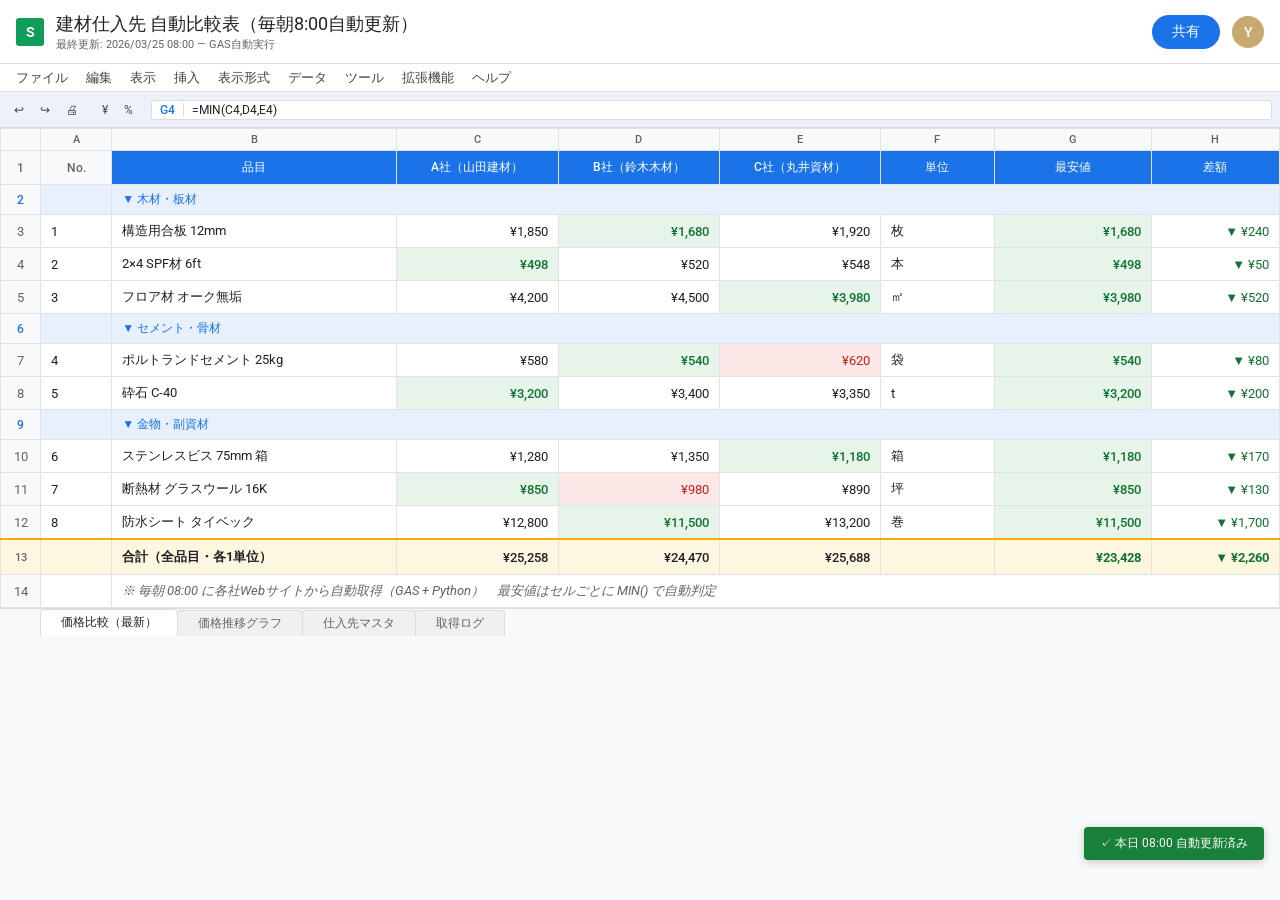
<file: mockups/price-comparison.html>
<!DOCTYPE html>
<html lang="ja">
<head>
<meta charset="UTF-8">
<meta name="viewport" content="width=device-width, initial-scale=1.0">
<title>建材仕入先 自動比較表</title>
<link href="https://fonts.googleapis.com/css2?family=Roboto:wght@400;500&display=swap" rel="stylesheet">
<style>
  * { box-sizing: border-box; margin: 0; padding: 0; }
  body { font-family: 'Roboto', 'Noto Sans JP', sans-serif; background: #f8f9fa; overflow: hidden; }

  .toolbar {
    height: 64px; background: #fff; display: flex; align-items: center;
    padding: 0 16px; border-bottom: 1px solid #dadce0;
  }
  .toolbar-icon {
    width: 40px; height: 40px; display: flex; align-items: center; justify-content: center;
    border-radius: 50%; cursor: pointer;
  }
  .toolbar-icon:hover { background: #f1f3f4; }
  .sheets-icon { width: 28px; height: 28px; background: #0f9d58; border-radius: 3px; margin-right: 12px;
    display: flex; align-items: center; justify-content: center; color: #fff; font-weight: 700; font-size: 14px; }
  .toolbar-title-area { flex: 1; }
  .toolbar-title { font-size: 18px; color: #202124; font-weight: 400; }
  .toolbar-subtitle { font-size: 11px; color: #5f6368; margin-top: 1px; }
  .toolbar-share {
    background: #1a73e8; color: #fff; border: none; border-radius: 20px;
    padding: 8px 20px; font-size: 14px; font-weight: 500; cursor: pointer;
    margin-left: 16px;
  }
  .toolbar-avatar {
    width: 32px; height: 32px; border-radius: 50%;
    background: #c8a96e; margin-left: 12px;
    display: flex; align-items: center; justify-content: center;
    color: #fff; font-weight: 500; font-size: 14px;
  }

  .menu-bar {
    height: 28px; background: #fff; display: flex; align-items: center;
    padding: 0 8px; gap: 2px; border-bottom: 1px solid #dadce0; font-size: 13px;
  }
  .menu-item { color: #444; padding: 3px 8px; border-radius: 4px; cursor: pointer; }
  .menu-item:hover { background: #f1f3f4; }

  .icon-bar {
    height: 36px; background: #edf2fa; display: flex; align-items: center;
    padding: 0 8px; gap: 4px; border-bottom: 1px solid #dadce0;
  }
  .icon-btn {
    padding: 2px 6px; font-size: 12px; color: #444; cursor: pointer;
    border-radius: 3px;
  }
  .icon-btn:hover { background: #d3dbe8; }
  .formula-bar {
    flex: 1; margin-left: 8px; background: #fff; border: 1px solid #dadce0;
    border-radius: 3px; padding: 2px 8px; font-size: 12px; color: #202124;
    display: flex; align-items: center; gap: 8px;
  }
  .cell-ref { color: #1a73e8; font-weight: 500; border-right: 1px solid #dadce0; padding-right: 8px; }

  .sheet-area { background: #fff; overflow: hidden; }

  table {
    border-collapse: collapse; width: 100%;
    font-size: 13px; color: #202124;
  }
  .row-header {
    background: #f8f9fa; color: #5f6368; text-align: center;
    width: 40px; min-width: 40px; border: 1px solid #e2e2e2;
    font-size: 11px; padding: 4px;
  }
  .col-header {
    background: #f8f9fa; color: #5f6368; text-align: center;
    border: 1px solid #e2e2e2; padding: 4px 8px;
    font-size: 11px; font-weight: 500; min-width: 120px;
  }
  td {
    border: 1px solid #e2e2e2; padding: 5px 10px; white-space: nowrap;
  }

  .header-row td {
    background: #1a73e8; color: #fff; font-weight: 500;
    text-align: center; font-size: 12px; padding: 8px 10px;
  }
  .header-row td:first-child { background: #f8f9fa; color: #5f6368; }

  .sub-header td {
    background: #e8f0fe; color: #1a73e8; font-weight: 500;
    font-size: 12px; padding: 6px 10px;
  }
  .sub-header td:first-child { background: #f8f9fa; }

  .data-row td { font-size: 13px; padding: 7px 10px; }
  .num { text-align: right; font-variant-numeric: tabular-nums; }
  .best { background: #e6f4ea; color: #137333; font-weight: 500; }
  .worst { background: #fce8e6; color: #c5221f; }
  .neutral { background: #fff; }
  .formula { color: #5f6368; font-style: italic; font-size: 11px; }

  .total-row td {
    background: #fef7e0; font-weight: 500; border-top: 2px solid #f9ab00;
    padding: 8px 10px;
  }

  .tabs {
    height: 28px; background: #f8f9fa; display: flex; align-items: center;
    padding: 0 40px; border-top: 1px solid #dadce0; gap: 0;
  }
  .tab {
    padding: 4px 20px; font-size: 12px; color: #5f6368;
    border: 1px solid #dadce0; border-bottom: none;
    background: #f0f0f0; border-radius: 4px 4px 0 0; cursor: pointer;
    margin-right: -1px;
  }
  .tab.active { background: #fff; color: #202124; font-weight: 500; border-bottom: 1px solid #fff; }

  .update-badge {
    position: fixed; bottom: 40px; right: 16px;
    background: #188038; color: #fff; font-size: 12px;
    padding: 8px 16px; border-radius: 4px; box-shadow: 0 2px 8px rgba(0,0,0,0.2);
  }
</style>
</head>
<body>

<div class="toolbar">
  <div class="sheets-icon">S</div>
  <div class="toolbar-title-area">
    <div class="toolbar-title">建材仕入先 自動比較表（毎朝8:00自動更新）</div>
    <div class="toolbar-subtitle">最終更新: 2026/03/25 08:00 — GAS自動実行</div>
  </div>
  <button class="toolbar-share">共有</button>
  <div class="toolbar-avatar">Y</div>
</div>

<div class="menu-bar">
  <span class="menu-item">ファイル</span>
  <span class="menu-item">編集</span>
  <span class="menu-item">表示</span>
  <span class="menu-item">挿入</span>
  <span class="menu-item">表示形式</span>
  <span class="menu-item">データ</span>
  <span class="menu-item">ツール</span>
  <span class="menu-item">拡張機能</span>
  <span class="menu-item">ヘルプ</span>
</div>

<div class="icon-bar">
  <span class="icon-btn">↩</span>
  <span class="icon-btn">↪</span>
  <span class="icon-btn">🖨</span>
  <span class="icon-btn" style="margin-left:8px;">¥</span>
  <span class="icon-btn">%</span>
  <div class="formula-bar">
    <span class="cell-ref">G4</span>
    <span>=MIN(C4,D4,E4)</span>
  </div>
</div>

<div class="sheet-area">
  <table>
    <tr>
      <th class="row-header"></th>
      <th class="col-header" style="min-width:50px;">A</th>
      <th class="col-header" style="min-width:200px;">B</th>
      <th class="col-header" style="min-width:110px;">C</th>
      <th class="col-header" style="min-width:110px;">D</th>
      <th class="col-header" style="min-width:110px;">E</th>
      <th class="col-header" style="min-width:80px;">F</th>
      <th class="col-header" style="min-width:110px;">G</th>
      <th class="col-header" style="min-width:90px;">H</th>
    </tr>
    <tr class="header-row">
      <td class="row-header">1</td>
      <td style="background:#f8f9fa;color:#5f6368;">No.</td>
      <td>品目</td>
      <td>A社（山田建材）</td>
      <td>B社（鈴木木材）</td>
      <td>C社（丸井資材）</td>
      <td>単位</td>
      <td>最安値</td>
      <td>差額</td>
    </tr>
    <tr class="sub-header">
      <td class="row-header">2</td>
      <td></td>
      <td colspan="7" style="color:#1a73e8;">▼ 木材・板材</td>
    </tr>
    <tr class="data-row">
      <td class="row-header">3</td>
      <td>1</td>
      <td>構造用合板 12mm</td>
      <td class="num">¥1,850</td>
      <td class="num best">¥1,680</td>
      <td class="num">¥1,920</td>
      <td>枚</td>
      <td class="num best">¥1,680</td>
      <td class="num" style="color:#137333;">▼ ¥240</td>
    </tr>
    <tr class="data-row">
      <td class="row-header">4</td>
      <td>2</td>
      <td>2×4 SPF材 6ft</td>
      <td class="num best">¥498</td>
      <td class="num">¥520</td>
      <td class="num">¥548</td>
      <td>本</td>
      <td class="num best">¥498</td>
      <td class="num" style="color:#137333;">▼ ¥50</td>
    </tr>
    <tr class="data-row">
      <td class="row-header">5</td>
      <td>3</td>
      <td>フロア材 オーク無垢</td>
      <td class="num">¥4,200</td>
      <td class="num">¥4,500</td>
      <td class="num best">¥3,980</td>
      <td>㎡</td>
      <td class="num best">¥3,980</td>
      <td class="num" style="color:#137333;">▼ ¥520</td>
    </tr>
    <tr class="sub-header">
      <td class="row-header">6</td>
      <td></td>
      <td colspan="7" style="color:#1a73e8;">▼ セメント・骨材</td>
    </tr>
    <tr class="data-row">
      <td class="row-header">7</td>
      <td>4</td>
      <td>ポルトランドセメント 25kg</td>
      <td class="num">¥580</td>
      <td class="num best">¥540</td>
      <td class="num worst">¥620</td>
      <td>袋</td>
      <td class="num best">¥540</td>
      <td class="num" style="color:#137333;">▼ ¥80</td>
    </tr>
    <tr class="data-row">
      <td class="row-header">8</td>
      <td>5</td>
      <td>砕石 C-40</td>
      <td class="num best">¥3,200</td>
      <td class="num">¥3,400</td>
      <td class="num">¥3,350</td>
      <td>t</td>
      <td class="num best">¥3,200</td>
      <td class="num" style="color:#137333;">▼ ¥200</td>
    </tr>
    <tr class="sub-header">
      <td class="row-header">9</td>
      <td></td>
      <td colspan="7" style="color:#1a73e8;">▼ 金物・副資材</td>
    </tr>
    <tr class="data-row">
      <td class="row-header">10</td>
      <td>6</td>
      <td>ステンレスビス 75mm 箱</td>
      <td class="num">¥1,280</td>
      <td class="num">¥1,350</td>
      <td class="num best">¥1,180</td>
      <td>箱</td>
      <td class="num best">¥1,180</td>
      <td class="num" style="color:#137333;">▼ ¥170</td>
    </tr>
    <tr class="data-row">
      <td class="row-header">11</td>
      <td>7</td>
      <td>断熱材 グラスウール 16K</td>
      <td class="num best">¥850</td>
      <td class="num worst">¥980</td>
      <td class="num">¥890</td>
      <td>坪</td>
      <td class="num best">¥850</td>
      <td class="num" style="color:#137333;">▼ ¥130</td>
    </tr>
    <tr class="data-row">
      <td class="row-header">12</td>
      <td>8</td>
      <td>防水シート タイベック</td>
      <td class="num">¥12,800</td>
      <td class="num best">¥11,500</td>
      <td class="num">¥13,200</td>
      <td>巻</td>
      <td class="num best">¥11,500</td>
      <td class="num" style="color:#137333;">▼ ¥1,700</td>
    </tr>
    <tr class="total-row">
      <td class="row-header">13</td>
      <td></td>
      <td style="font-weight:700;">合計（全品目・各1単位）</td>
      <td class="num">¥25,258</td>
      <td class="num">¥24,470</td>
      <td class="num">¥25,688</td>
      <td></td>
      <td class="num" style="color:#137333;font-weight:700;">¥23,428</td>
      <td class="num" style="color:#137333;font-weight:700;">▼ ¥2,260</td>
    </tr>
    <tr class="data-row">
      <td class="row-header">14</td>
      <td></td>
      <td class="formula" colspan="7">※ 毎朝 08:00 に各社Webサイトから自動取得（GAS + Python）　最安値はセルごとに MIN() で自動判定</td>
    </tr>
  </table>
</div>

<div class="tabs">
  <div class="tab active">価格比較（最新）</div>
  <div class="tab">価格推移グラフ</div>
  <div class="tab">仕入先マスタ</div>
  <div class="tab">取得ログ</div>
</div>

<div class="update-badge">✓ 本日 08:00 自動更新済み</div>

</body>
</html>
</file>
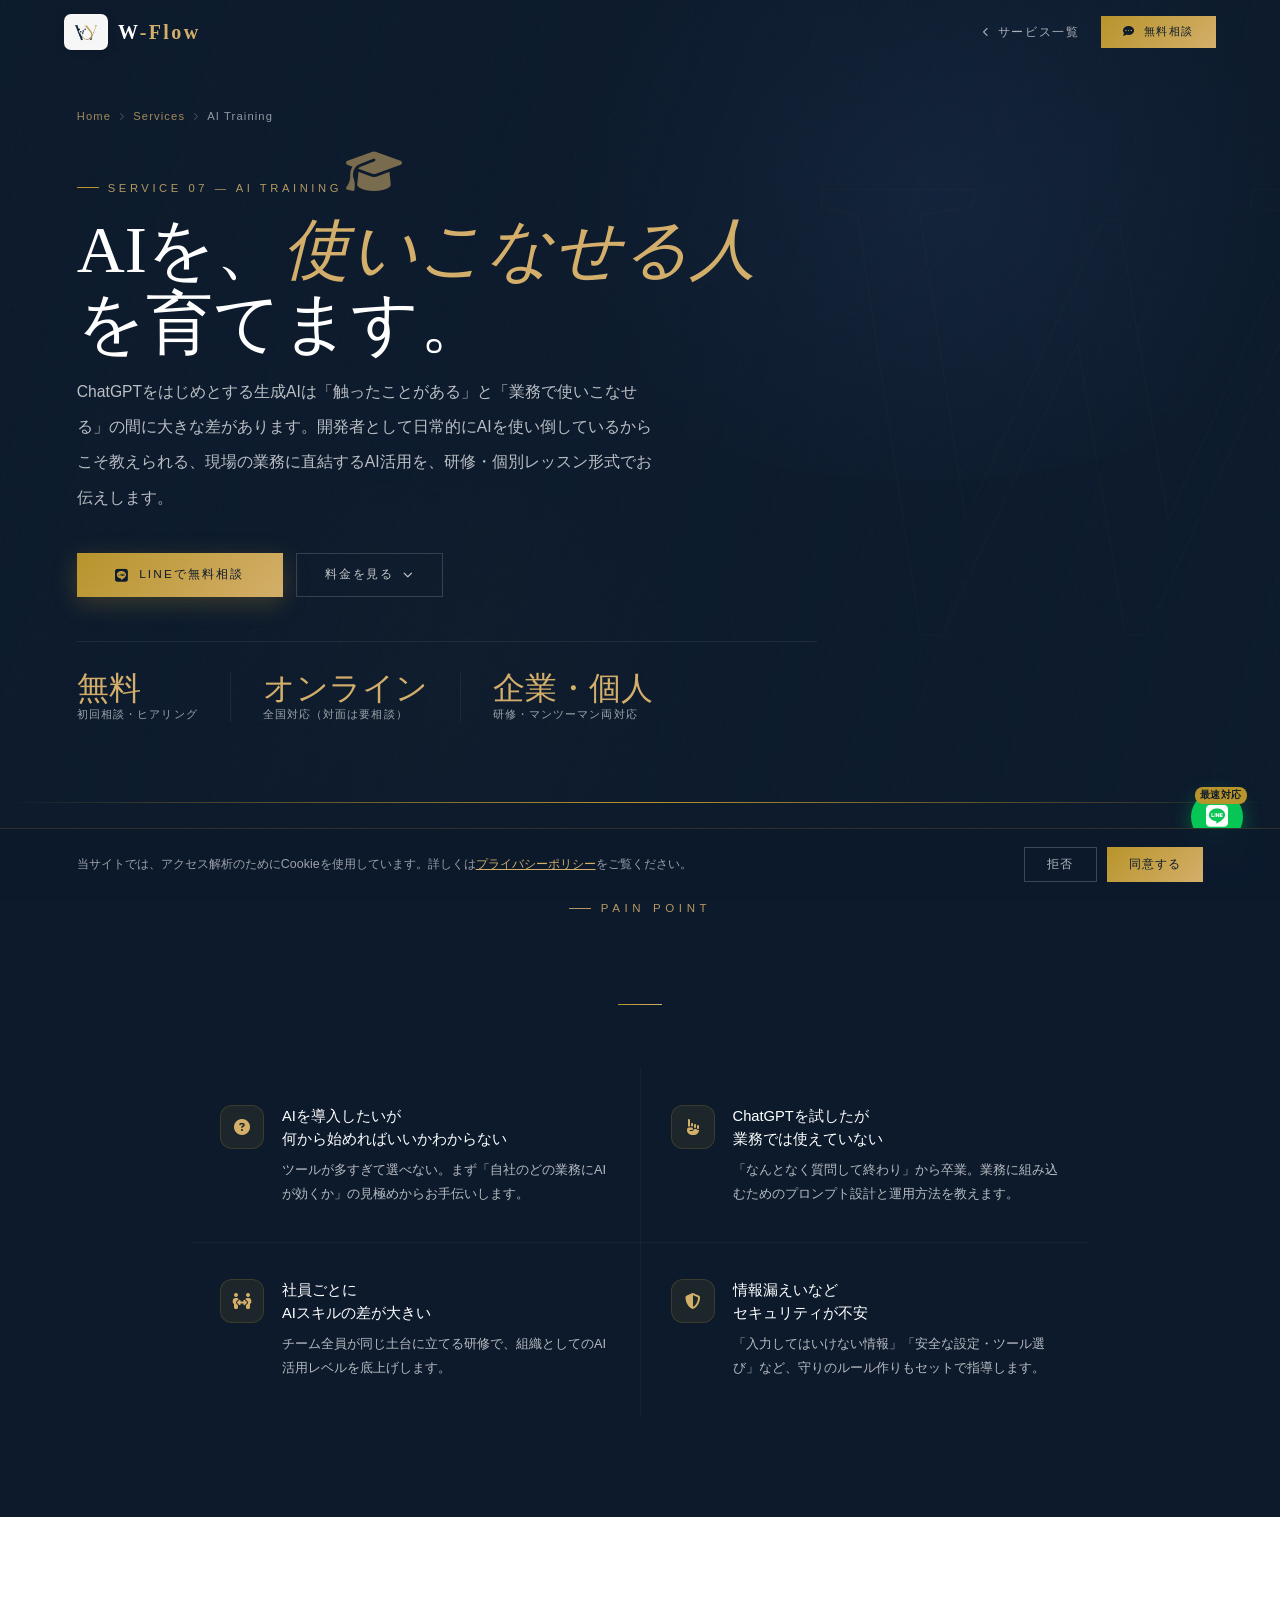
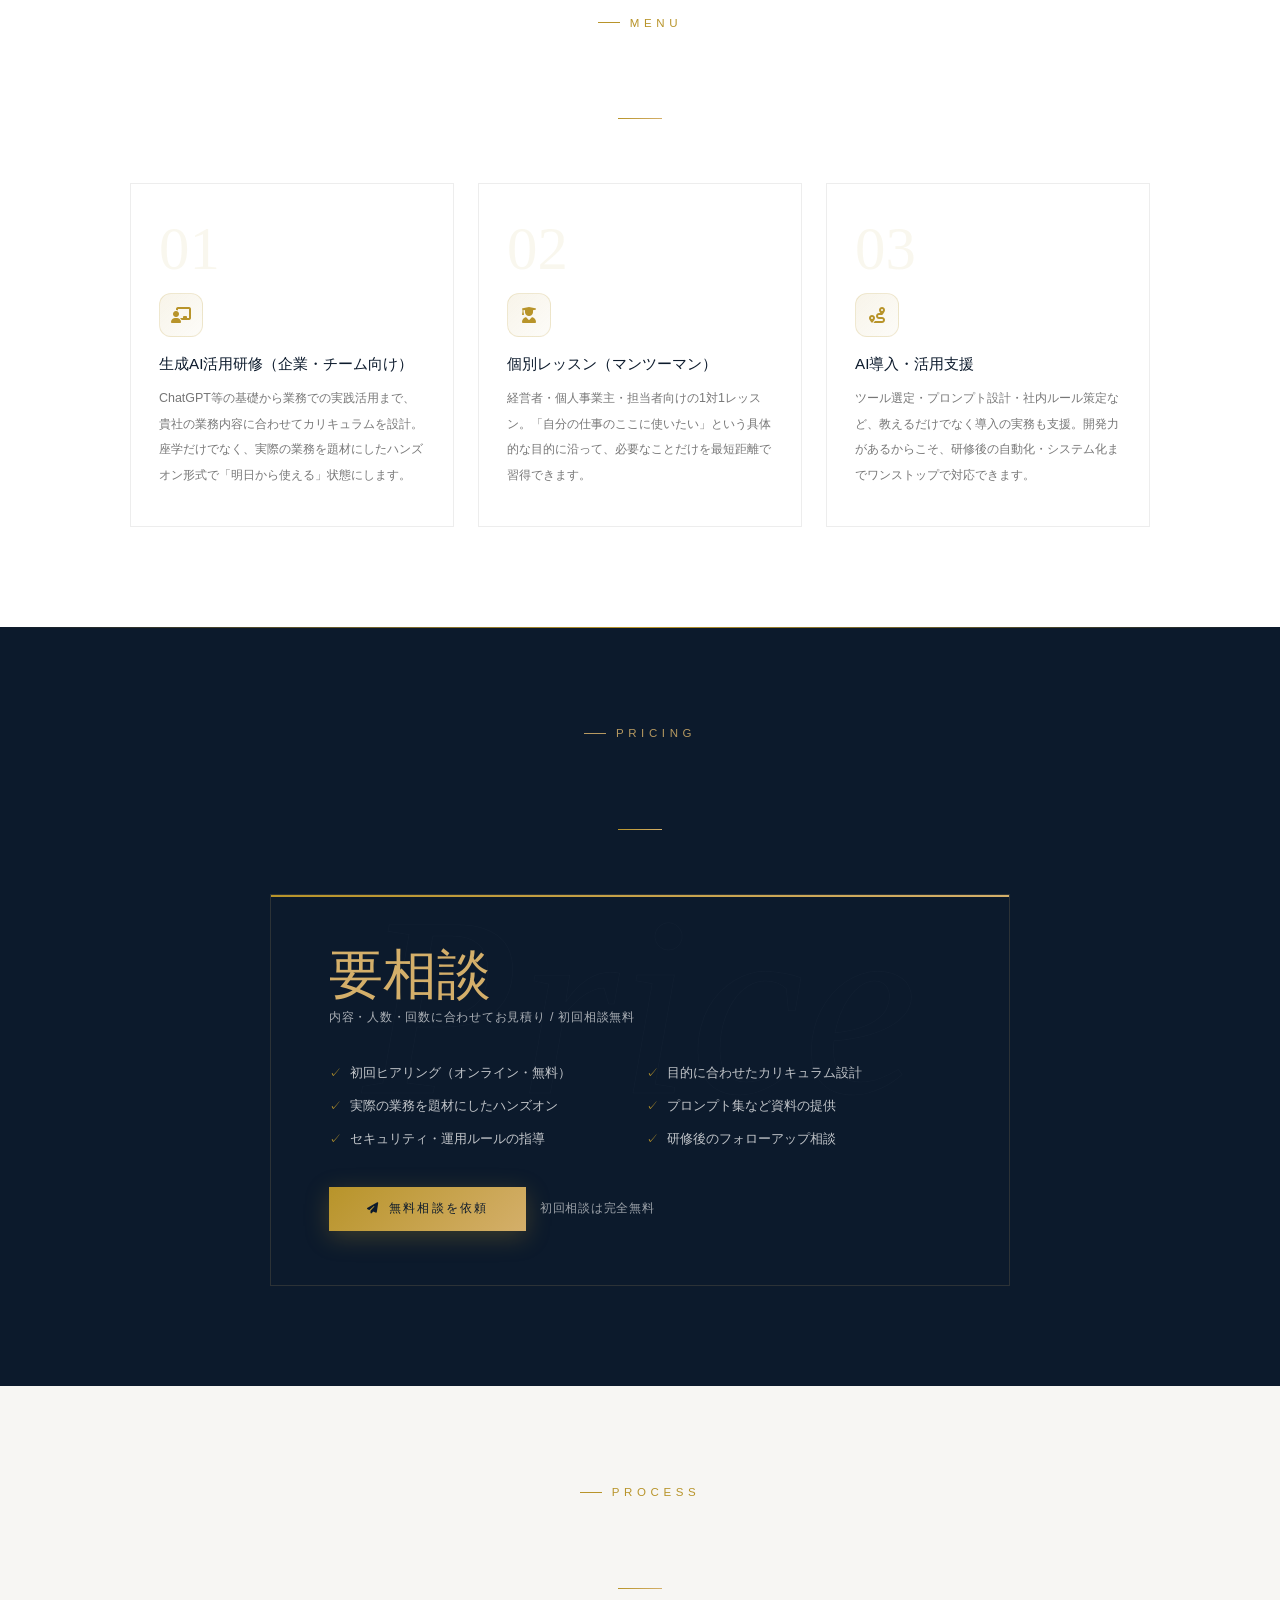
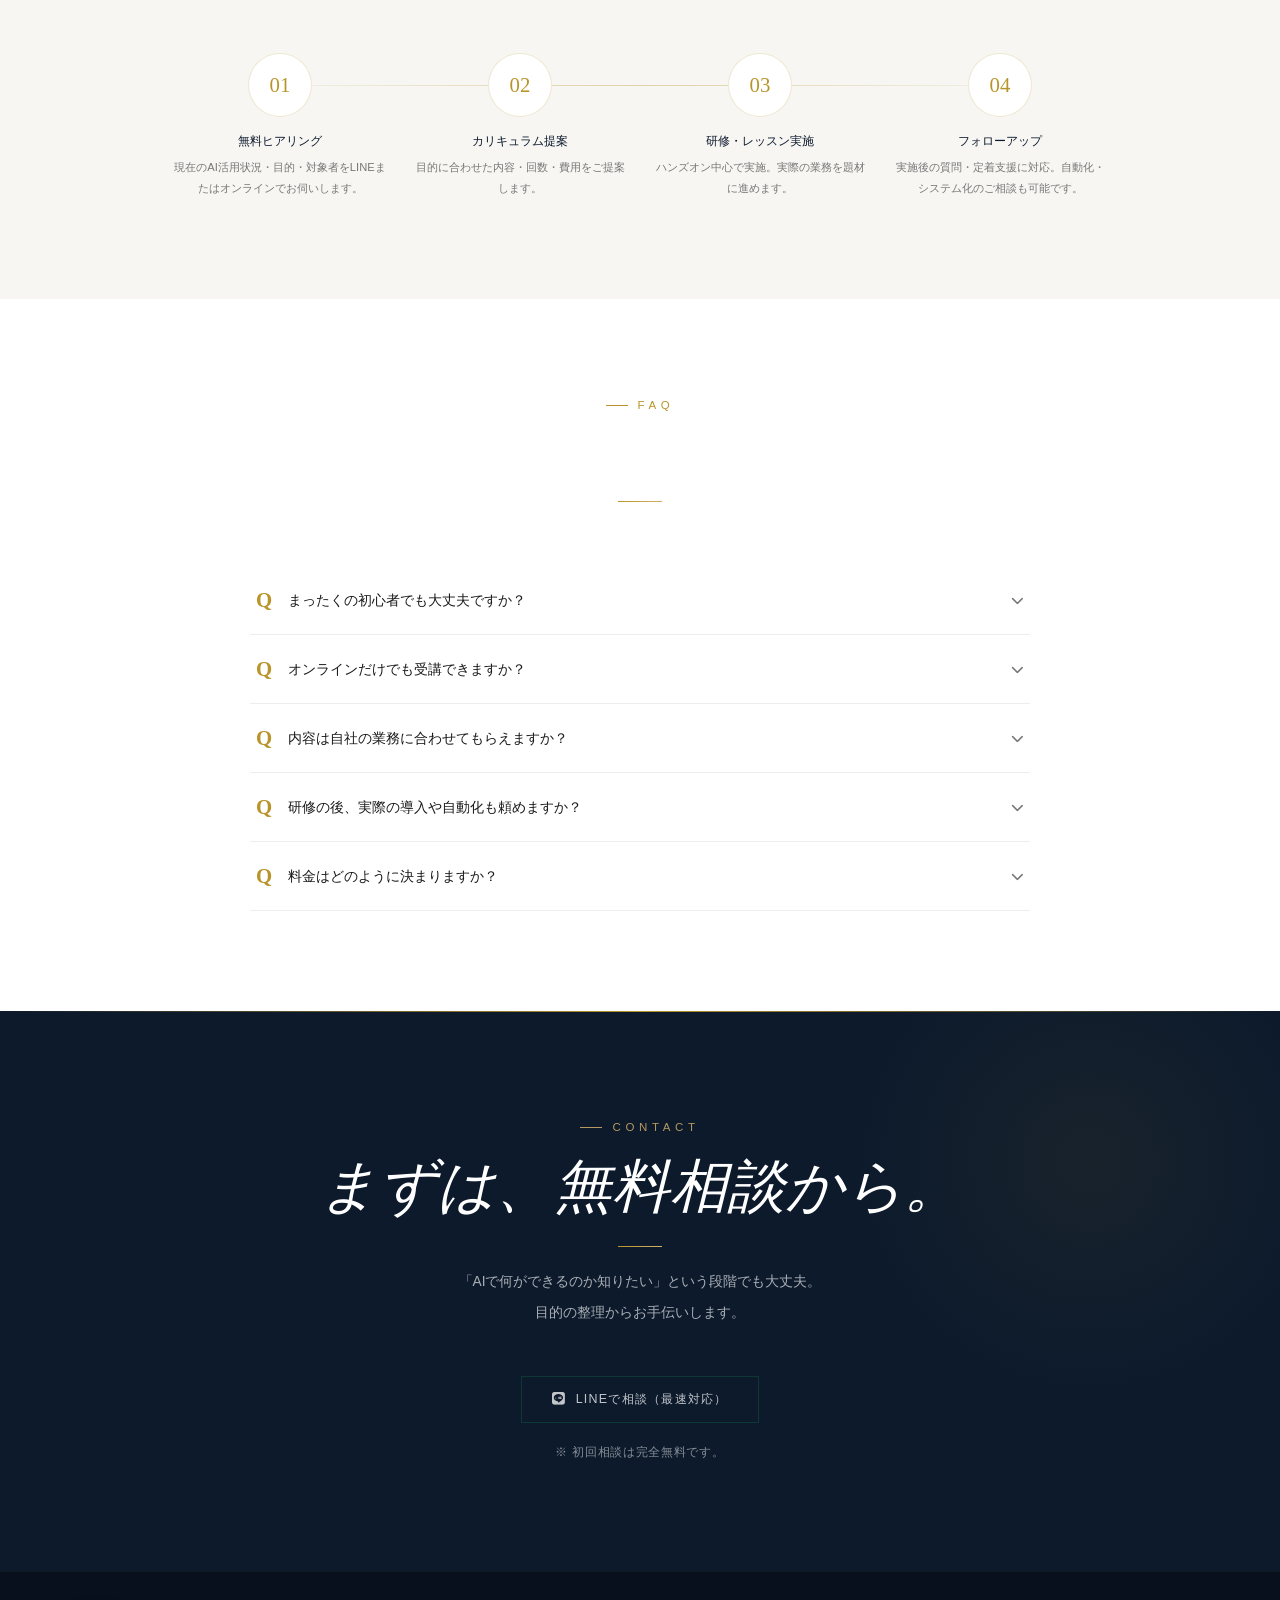
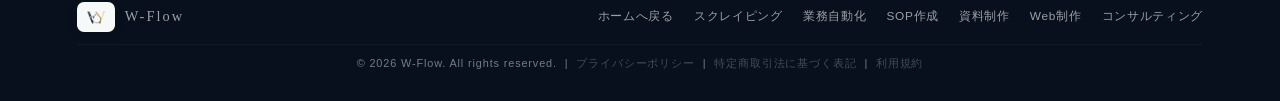
<file: services/ai.html>
<!DOCTYPE html>
<html lang="ja">
<head>
  <meta charset="UTF-8">
  <meta name="viewport" content="width=device-width, initial-scale=1.0">
  <meta name="referrer" content="strict-origin-when-cross-origin">
  <meta http-equiv="Content-Security-Policy" content="default-src 'self'; script-src 'self' 'unsafe-inline' https://www.googletagmanager.com; style-src 'self' 'unsafe-inline' https://fonts.googleapis.com https://cdnjs.cloudflare.com; font-src https://fonts.gstatic.com https://cdnjs.cloudflare.com; connect-src https://www.google-analytics.com; img-src 'self' data:;">
  <title>AI研修・AI講師 | W-Flow</title>
  <meta name="description" content="ChatGPTなど生成AIの業務活用を研修・個別レッスンで指導。企業研修から個人向けまで、現場の業務改善に直結するAI活用を教えます。初回相談無料。">
  <link rel="icon" href="/assets/logo.png" type="image/png">
  <link rel="canonical" href="https://wflowhp.pages.dev/services/ai.html">
  <link rel="preconnect" href="https://fonts.googleapis.com">
  <link rel="preconnect" href="https://fonts.gstatic.com" crossorigin>
  <link href="https://fonts.googleapis.com/css2?family=Cormorant+Garamond:ital,wght@0,300;0,400;0,600;1,300;1,400&family=Noto+Sans+JP:wght@300;400;500;700&display=swap" rel="stylesheet">
  <link rel="stylesheet" href="https://cdnjs.cloudflare.com/ajax/libs/font-awesome/6.5.0/css/all.min.css" integrity="sha512-Avb2QiuDEEvB4bZJYdft2mNjVShBftLdPG8FJ0V7irTLQ8Uo0qcPxh4Plq7G5tGm0rU+1SPhVotteLpBERwTkw==" crossorigin="anonymous" referrerpolicy="no-referrer">
  <link rel="stylesheet" href="./style.css">
  <!-- OGP -->
  <meta property="og:type" content="article">
  <meta property="og:title" content="AI研修・AI講師 | W-Flow">
  <meta property="og:description" content="ChatGPTなど生成AIの業務活用を研修・個別レッスンで指導。企業研修から個人向けまで、現場の業務改善に直結するAI活用を教えます。初回相談無料。">
  <meta property="og:url" content="https://wflowhp.pages.dev/services/ai.html">
  <meta property="og:image" content="https://wflowhp.pages.dev/ogp.png">
  <meta property="og:site_name" content="W-Flow">
  <meta property="og:locale" content="ja_JP">
  <meta name="twitter:card" content="summary_large_image">
  <meta name="twitter:image" content="https://wflowhp.pages.dev/ogp.png">
  <!-- GA4 (loaded after cookie consent) -->
  <script>
  window.dataLayer=window.dataLayer||[];function gtag(){dataLayer.push(arguments);}
  function loadGA(){
    if(document.querySelector('script[src*="googletagmanager"]'))return;
    var s=document.createElement('script');s.async=true;
    s.src='https://www.googletagmanager.com/gtag/js?id=G-D25S3HV2BB';
    document.head.appendChild(s);
    gtag('js',new Date());gtag('config','G-D25S3HV2BB');
  }
  if(localStorage.getItem('wflow_cookie_consent')==='accepted'){loadGA();}
  </script>
</head>
<body>

<div id="prog"></div>

<div id="float-line">
  <a href="https://lin.ee/01ZHw9z" target="_blank" rel="noopener noreferrer" class="fl-btn">
    <i class="fa-brands fa-line"></i>
    <span class="fl-badge">最速対応</span>
  </a>
  <span class="fl-label">LINEで相談</span>
</div>

<header id="hdr">
  <a href="../index.html" class="hd-logo">
    <span class="logo-bg"><img src="/assets/logo.png" alt="W-Flow" style="height:28px;"></span>
    <span class="logo-t">W<em>-Flow</em></span>
  </a>
  <div class="hd-right">
    <a href="../index.html#services" class="hd-back"><i class="fa-solid fa-chevron-left"></i> サービス一覧</a>
    <a href="#contact" class="hd-cta"><i class="fa-solid fa-comment-dots" style="font-size:.7rem;"></i> 無料相談</a>
  </div>
</header>

<div class="sv-hero">
  <div class="sv-hero-bg"></div>
  <div class="sv-hero-ov"></div>
  <div class="sv-wm">W</div>
  <div class="sv-con">
    <div class="sv-breadcrumb">
      <a href="../index.html">Home</a>
      <i class="fa-solid fa-chevron-right"></i>
      <a href="../index.html#services">Services</a>
      <i class="fa-solid fa-chevron-right"></i>
      <span>AI Training</span>
    </div>
    <p class="sv-cat">Service 07 — AI Training</p>
    <i class="sv-icon-big fa-solid fa-graduation-cap"></i>
    <h1 class="sv-h1">AIを、<em>使いこなせる人</em>を育てます。</h1>
    <p class="sv-sub">ChatGPTをはじめとする生成AIは「触ったことがある」と「業務で使いこなせる」の間に大きな差があります。開発者として日常的にAIを使い倒しているからこそ教えられる、現場の業務に直結するAI活用を、研修・個別レッスン形式でお伝えします。</p>
    <div class="sv-btns">
      <a href="#contact" class="btn-g"><i class="fa-brands fa-line" style="font-size:.8rem;"></i> LINEで無料相談</a>
      <a href="#price" class="btn-ghost">料金を見る <i class="fa-solid fa-chevron-down" style="font-size:.6rem;"></i></a>
    </div>
    <div class="sv-stats">
      <div class="sv-stat">
        <div class="sv-stat-v">無料</div>
        <div class="sv-stat-l">初回相談・ヒアリング</div>
      </div>
      <div class="sv-stat">
        <div class="sv-stat-v">オンライン</div>
        <div class="sv-stat-l">全国対応（対面は要相談）</div>
      </div>
      <div class="sv-stat">
        <div class="sv-stat-v">企業・個人</div>
        <div class="sv-stat-l">研修・マンツーマン両対応</div>
      </div>
    </div>
  </div>
</div>

<section class="sv-prob">
  <div class="sec-hd">
    <span class="lbl lbl-w fu">Pain Point</span>
    <div class="rw"><h2 class="ttl ttl-w rv">こんな<em>課題</em>ありませんか？</h2></div>
    <div class="ln ln-c fu d1"></div>
  </div>
  <div class="prob-grid fu d2">
    <div class="prob-card">
      <div class="prob-icon"><i class="fa-solid fa-circle-question"></i></div>
      <div>
        <p class="prob-q">AIを導入したいが<br>何から始めればいいかわからない</p>
        <p class="prob-a">ツールが多すぎて選べない。まず「自社のどの業務にAIが効くか」の見極めからお手伝いします。</p>
      </div>
    </div>
    <div class="prob-card">
      <div class="prob-icon"><i class="fa-solid fa-hand-point-up"></i></div>
      <div>
        <p class="prob-q">ChatGPTを試したが<br>業務では使えていない</p>
        <p class="prob-a">「なんとなく質問して終わり」から卒業。業務に組み込むためのプロンプト設計と運用方法を教えます。</p>
      </div>
    </div>
    <div class="prob-card">
      <div class="prob-icon"><i class="fa-solid fa-people-arrows"></i></div>
      <div>
        <p class="prob-q">社員ごとに<br>AIスキルの差が大きい</p>
        <p class="prob-a">チーム全員が同じ土台に立てる研修で、組織としてのAI活用レベルを底上げします。</p>
      </div>
    </div>
    <div class="prob-card">
      <div class="prob-icon"><i class="fa-solid fa-shield-halved"></i></div>
      <div>
        <p class="prob-q">情報漏えいなど<br>セキュリティが不安</p>
        <p class="prob-a">「入力してはいけない情報」「安全な設定・ツール選び」など、守りのルール作りもセットで指導します。</p>
      </div>
    </div>
  </div>
</section>

<section class="sv-sol">
  <div class="sec-hd">
    <span class="lbl fu">Menu</span>
    <div class="rw"><h2 class="ttl rv">提供<em>メニュー</em></h2></div>
    <div class="ln ln-c fu d1"></div>
  </div>
  <div class="sol-grid">
    <div class="sol-card fu d1">
      <div class="sol-n">01</div>
      <div class="sol-icon"><i class="fa-solid fa-chalkboard-user"></i></div>
      <div class="sol-ttl">生成AI活用研修（企業・チーム向け）</div>
      <p class="sol-tx">ChatGPT等の基礎から業務での実践活用まで、貴社の業務内容に合わせてカリキュラムを設計。座学だけでなく、実際の業務を題材にしたハンズオン形式で「明日から使える」状態にします。</p>
    </div>
    <div class="sol-card fu d2">
      <div class="sol-n">02</div>
      <div class="sol-icon"><i class="fa-solid fa-user-graduate"></i></div>
      <div class="sol-ttl">個別レッスン（マンツーマン）</div>
      <p class="sol-tx">経営者・個人事業主・担当者向けの1対1レッスン。「自分の仕事のここに使いたい」という具体的な目的に沿って、必要なことだけを最短距離で習得できます。</p>
    </div>
    <div class="sol-card fu d3">
      <div class="sol-n">03</div>
      <div class="sol-icon"><i class="fa-solid fa-route"></i></div>
      <div class="sol-ttl">AI導入・活用支援</div>
      <p class="sol-tx">ツール選定・プロンプト設計・社内ルール策定など、教えるだけでなく導入の実務も支援。開発力があるからこそ、研修後の自動化・システム化までワンストップで対応できます。</p>
    </div>
  </div>
</section>

<section class="sv-price" id="price">
  <div class="sec-hd">
    <span class="lbl lbl-w fu">Pricing</span>
    <div class="rw"><h2 class="ttl ttl-w rv">料金・<em>プラン</em></h2></div>
    <div class="ln ln-c fu d1"></div>
  </div>
  <div class="price-box fu d2">
    <div class="price-range">要相談</div>
    <p class="price-note">内容・人数・回数に合わせてお見積り / 初回相談無料</p>
    <div class="price-includes">
      <div class="price-item">初回ヒアリング（オンライン・無料）</div>
      <div class="price-item">目的に合わせたカリキュラム設計</div>
      <div class="price-item">実際の業務を題材にしたハンズオン</div>
      <div class="price-item">プロンプト集など資料の提供</div>
      <div class="price-item">セキュリティ・運用ルールの指導</div>
      <div class="price-item">研修後のフォローアップ相談</div>
    </div>
    <div class="price-cta-wrap">
      <a href="#contact" class="btn-g"><i class="fa-solid fa-paper-plane" style="font-size:.7rem;"></i> 無料相談を依頼</a>
      <span class="price-free">初回相談は完全無料</span>
    </div>
  </div>
</section>

<section class="sv-proc">
  <div class="sec-hd">
    <span class="lbl fu">Process</span>
    <div class="rw"><h2 class="ttl rv">ご依頼の<em>流れ</em></h2></div>
    <div class="ln ln-c fu d1"></div>
  </div>
  <div class="proc4">
    <div class="p4-step fu d1"><div class="p4-c">01</div><div class="p4-nm">無料ヒアリング</div><p class="p4-tx">現在のAI活用状況・目的・対象者をLINEまたはオンラインでお伺いします。</p></div>
    <div class="p4-step fu d2"><div class="p4-c">02</div><div class="p4-nm">カリキュラム提案</div><p class="p4-tx">目的に合わせた内容・回数・費用をご提案します。</p></div>
    <div class="p4-step fu d3"><div class="p4-c">03</div><div class="p4-nm">研修・レッスン実施</div><p class="p4-tx">ハンズオン中心で実施。実際の業務を題材に進めます。</p></div>
    <div class="p4-step fu d4"><div class="p4-c">04</div><div class="p4-nm">フォローアップ</div><p class="p4-tx">実施後の質問・定着支援に対応。自動化・システム化のご相談も可能です。</p></div>
  </div>
</section>

<section class="sv-faq">
  <div class="sec-hd">
    <span class="lbl fu">FAQ</span>
    <div class="rw"><h2 class="ttl rv">よくある<em>ご質問</em></h2></div>
    <div class="ln ln-c fu d1"></div>
  </div>
  <div class="faq-list">
    <div class="faq-item fu d1">
      <div class="faq-q" onclick="toggleFaq(this)">
        <span class="faq-q-mark">Q</span>
        <span class="faq-q-txt">まったくの初心者でも大丈夫ですか？</span>
        <span class="faq-arrow"><i class="fa-solid fa-chevron-down"></i></span>
      </div>
      <div class="faq-a"><p class="faq-a-in">はい、「ChatGPTを開いたことがない」段階からでも問題ありません。アカウント作成から丁寧にサポートします。むしろ変な癖がつく前に正しい使い方を身につけられるのでおすすめです。</p></div>
    </div>
    <div class="faq-item fu d2">
      <div class="faq-q" onclick="toggleFaq(this)">
        <span class="faq-q-mark">Q</span>
        <span class="faq-q-txt">オンラインだけでも受講できますか？</span>
        <span class="faq-arrow"><i class="fa-solid fa-chevron-down"></i></span>
      </div>
      <div class="faq-a"><p class="faq-a-in">はい、Zoom・Google Meet等で全国どこからでも受講可能です。対面での研修をご希望の場合は場所・日程を含めてご相談ください。</p></div>
    </div>
    <div class="faq-item fu d3">
      <div class="faq-q" onclick="toggleFaq(this)">
        <span class="faq-q-mark">Q</span>
        <span class="faq-q-txt">内容は自社の業務に合わせてもらえますか？</span>
        <span class="faq-arrow"><i class="fa-solid fa-chevron-down"></i></span>
      </div>
      <div class="faq-a"><p class="faq-a-in">はい、汎用的な「AIの使い方講座」ではなく、事前ヒアリングした貴社の実際の業務を題材にカリキュラムを設計します。研修がそのまま業務改善になることを目指します。</p></div>
    </div>
    <div class="faq-item fu d4">
      <div class="faq-q" onclick="toggleFaq(this)">
        <span class="faq-q-mark">Q</span>
        <span class="faq-q-txt">研修の後、実際の導入や自動化も頼めますか？</span>
        <span class="faq-arrow"><i class="fa-solid fa-chevron-down"></i></span>
      </div>
      <div class="faq-a"><p class="faq-a-in">はい、それがW-Flowの強みです。研修で見つかった「ここは自動化した方が早い」という業務は、そのまま開発・自動化までワンストップでお任せいただけます。</p></div>
    </div>
    <div class="faq-item fu d5">
      <div class="faq-q" onclick="toggleFaq(this)">
        <span class="faq-q-mark">Q</span>
        <span class="faq-q-txt">料金はどのように決まりますか？</span>
        <span class="faq-arrow"><i class="fa-solid fa-chevron-down"></i></span>
      </div>
      <div class="faq-a"><p class="faq-a-in">対象人数・回数・カリキュラムの内容によってお見積りします。単発の個別レッスンから複数回の企業研修まで柔軟に対応しますので、まずは無料相談で目的をお聞かせください。</p></div>
    </div>
  </div>
</section>

<section class="sv-cta" id="contact">
  <div class="cta-orb"></div>
  <span class="lbl lbl-w fu" style="justify-content:center;margin-bottom:16px;">Contact</span>
  <h2 class="ct-ttl fu d1">まずは、無料相談から。</h2>
  <div class="ln ln-c fu d2"></div>
  <p class="ct-sub fu d2">「AIで何ができるのか知りたい」という段階でも大丈夫。<br>目的の整理からお手伝いします。</p>
  <div class="ct-links fu d3">
    <a href="https://lin.ee/01ZHw9z" target="_blank" rel="noopener noreferrer" class="c-btn c-btn-line"><i class="fa-brands fa-line"></i>LINEで相談（最速対応）</a>
  </div>
  <p class="ct-note fu d4">※ 初回相談は完全無料です。</p>
</section>

<footer class="sv-footer">
  <div class="sv-footer-inner">
    <a href="../index.html" class="ft-logo">
      <span class="logo-bg"><img src="/assets/logo.png" alt="W-Flow" style="height:22px;"></span>
      <span class="ft-logo-t">W-Flow</span>
    </a>
    <div class="sv-footer-links">
      <a href="../index.html">ホームへ戻る</a>
      <a href="./scraping.html">スクレイピング</a>
      <a href="./automation.html">業務自動化</a>
      <a href="./sop.html">SOP作成</a>
      <a href="./document.html">資料制作</a>
      <a href="./web.html">Web制作</a>
      <a href="./consulting.html">コンサルティング</a>
    </div>
  </div>
  <p class="ft-copy">&copy; 2026 W-Flow. All rights reserved. &nbsp;&vert;&nbsp; <a href="../privacy.html" style="color:inherit;opacity:.55;transition:opacity .3s;">プライバシーポリシー</a> &nbsp;&vert;&nbsp; <a href="../tokusho.html" style="color:inherit;opacity:.55;transition:opacity .3s;">特定商取引法に基づく表記</a> &nbsp;&vert;&nbsp; <a href="../terms.html" style="color:inherit;opacity:.55;transition:opacity .3s;">利用規約</a></p>
</footer>

<!-- Cookie Consent Banner -->
<div id="cookie-banner">
  <p>当サイトでは、アクセス解析のためにCookieを使用しています。詳しくは<a href="../privacy.html">プライバシーポリシー</a>をご覧ください。</p>
  <div class="cb-btns">
    <button class="cb-btn cb-reject" onclick="handleCookie('rejected')">拒否</button>
    <button class="cb-btn cb-accept" onclick="handleCookie('accepted')">同意する</button>
  </div>
</div>

<script src="./script.js"></script>
</body>
</html>
</file>
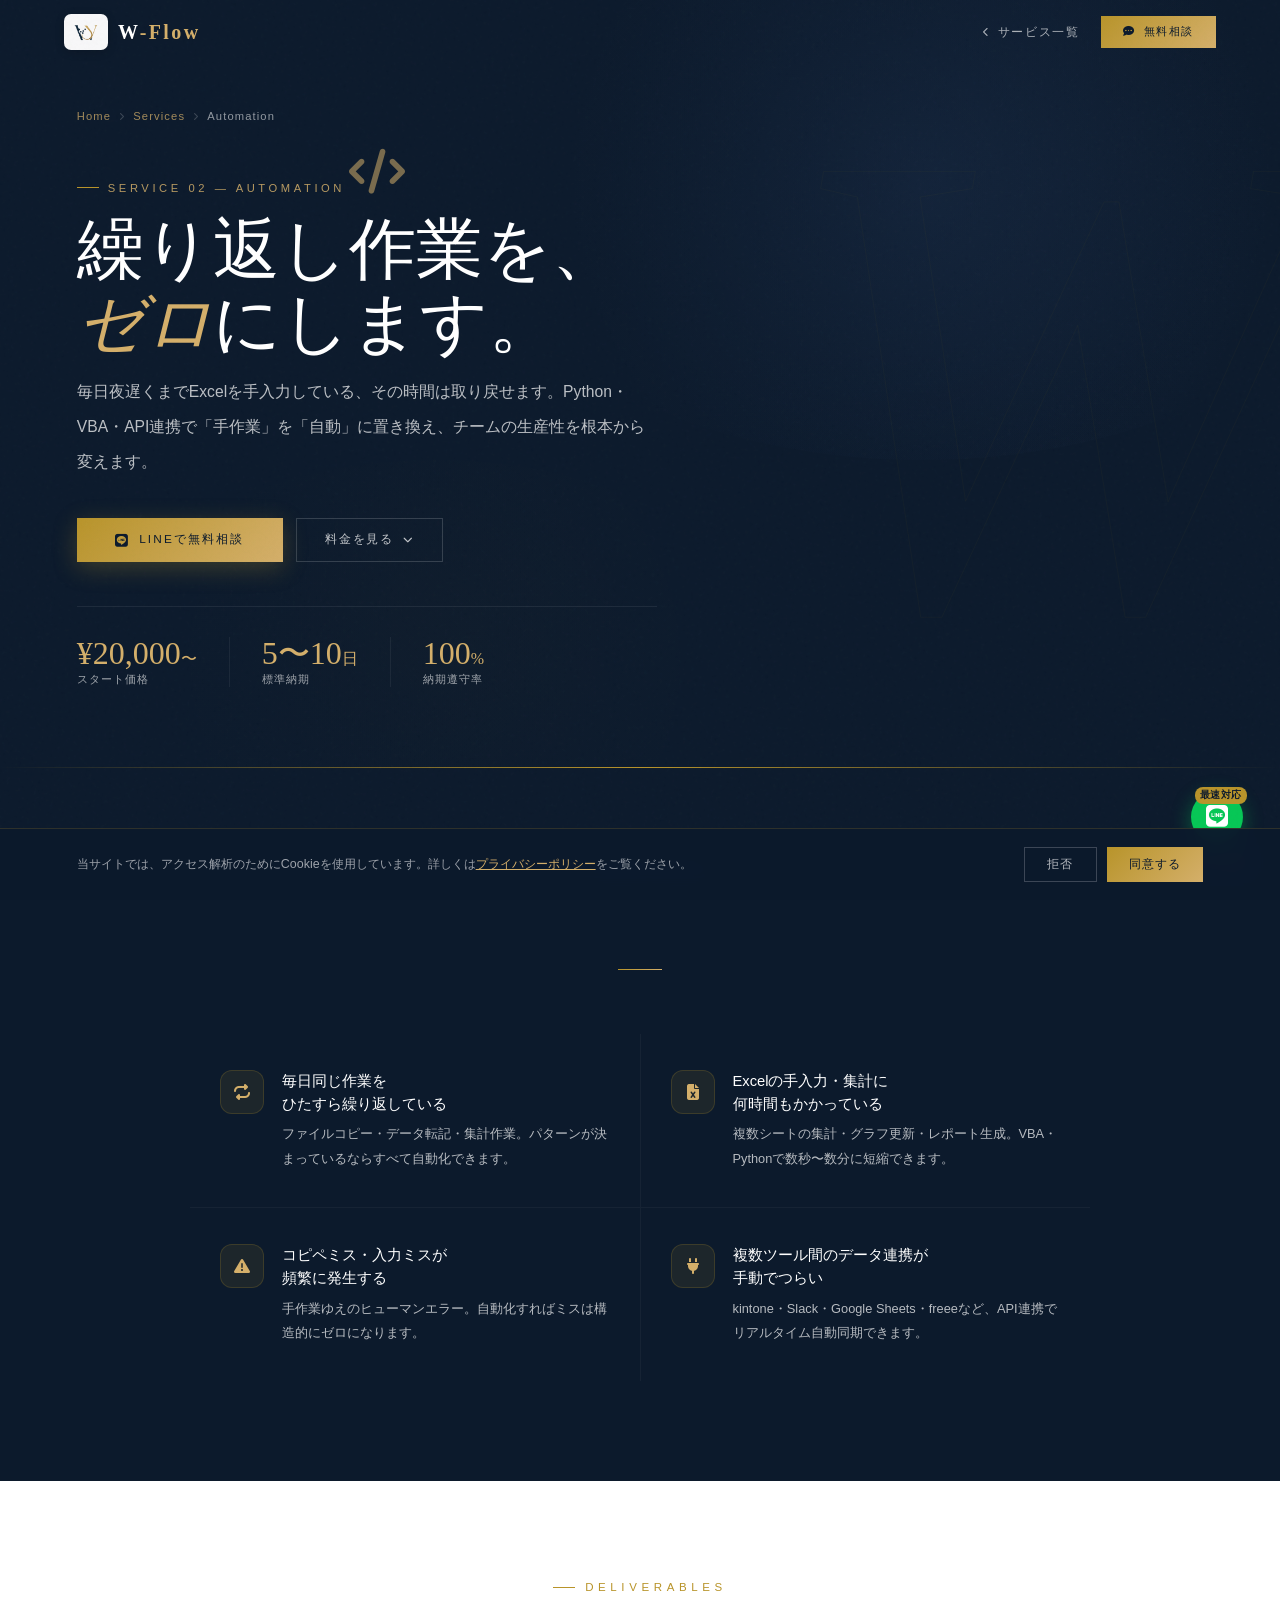
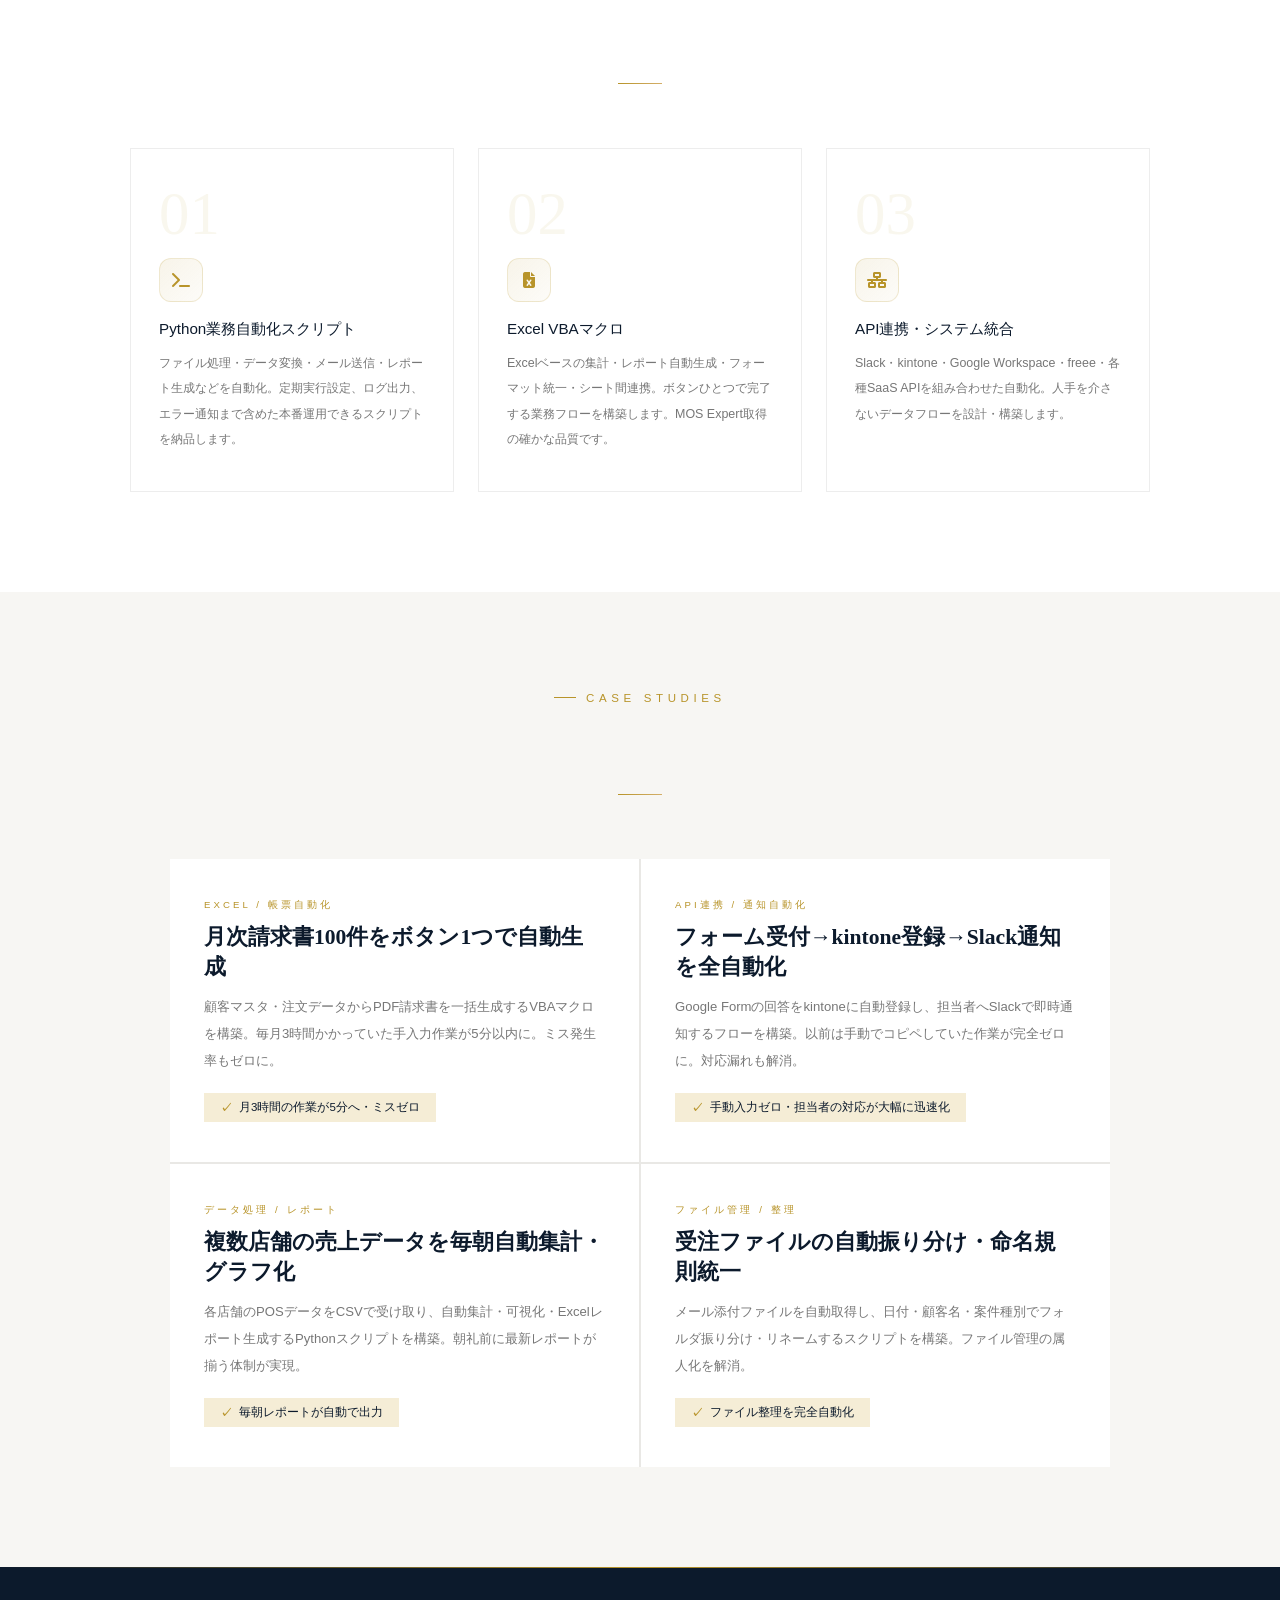
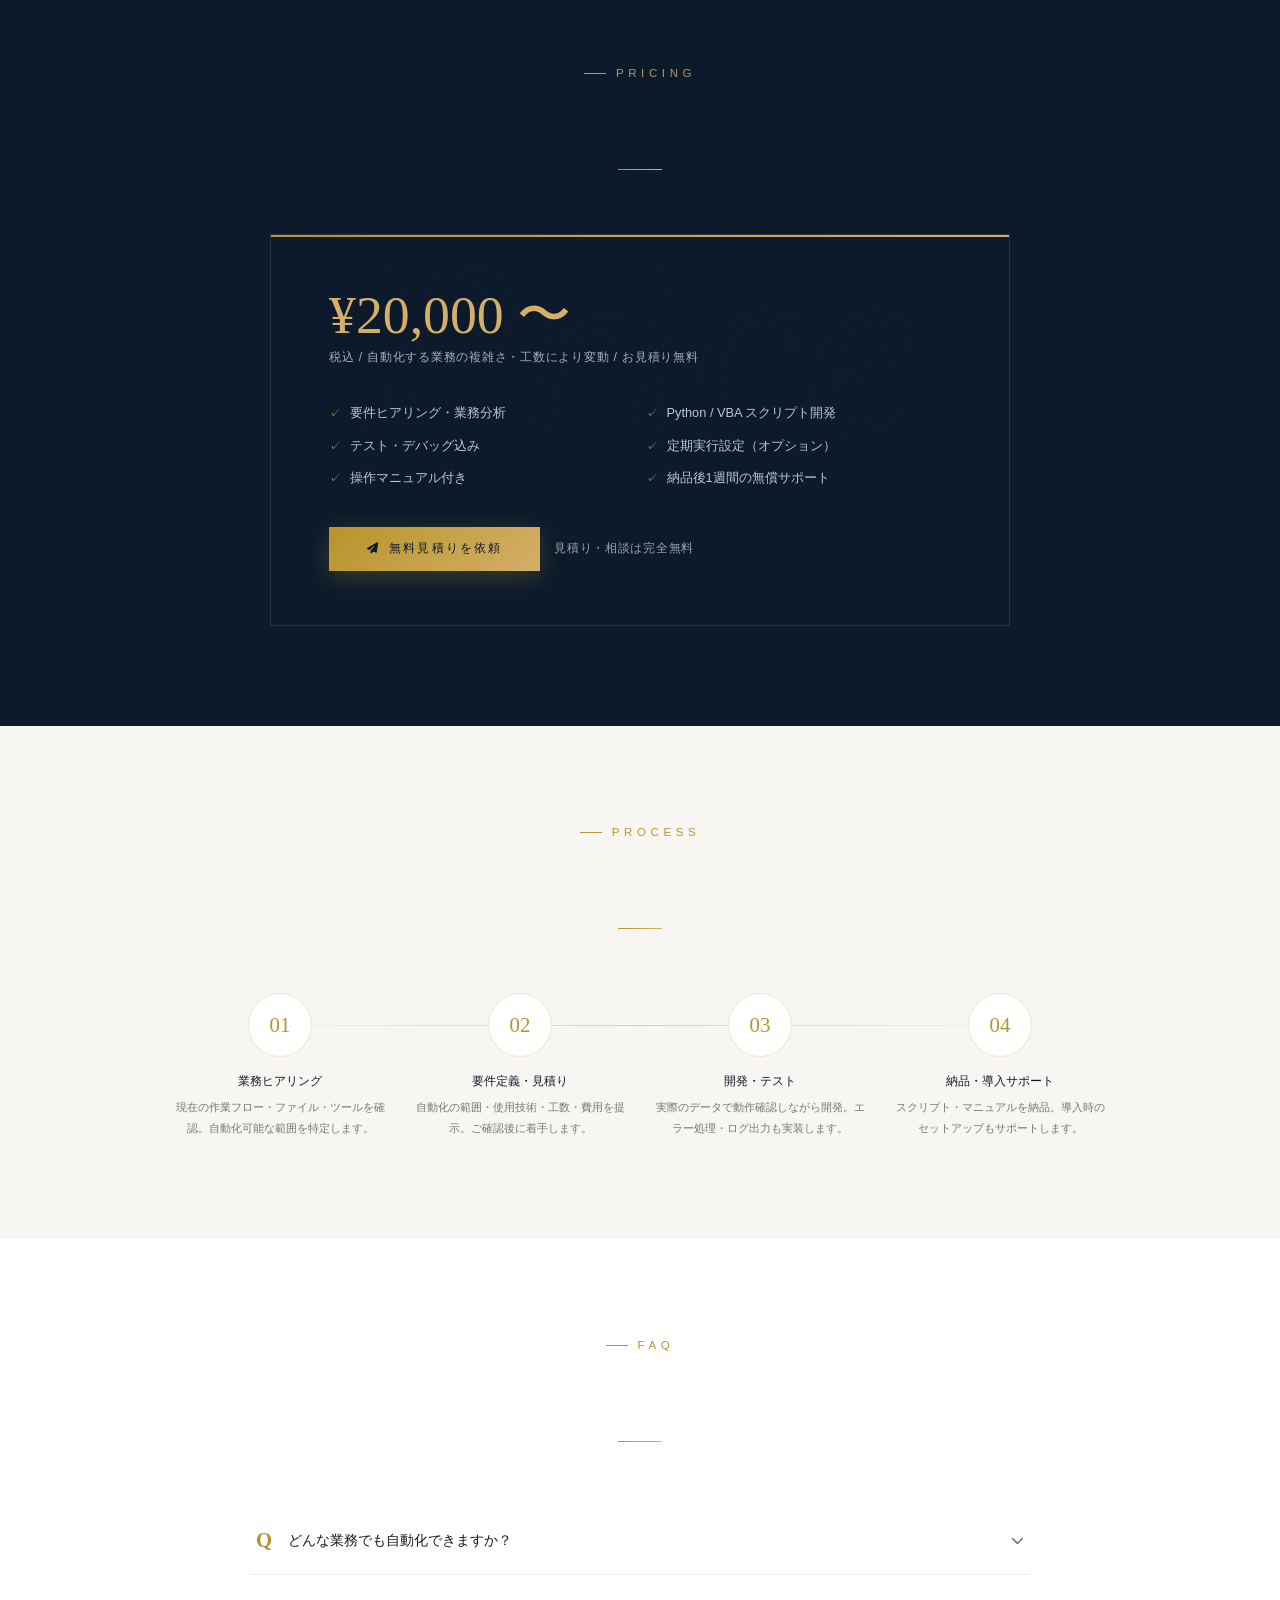
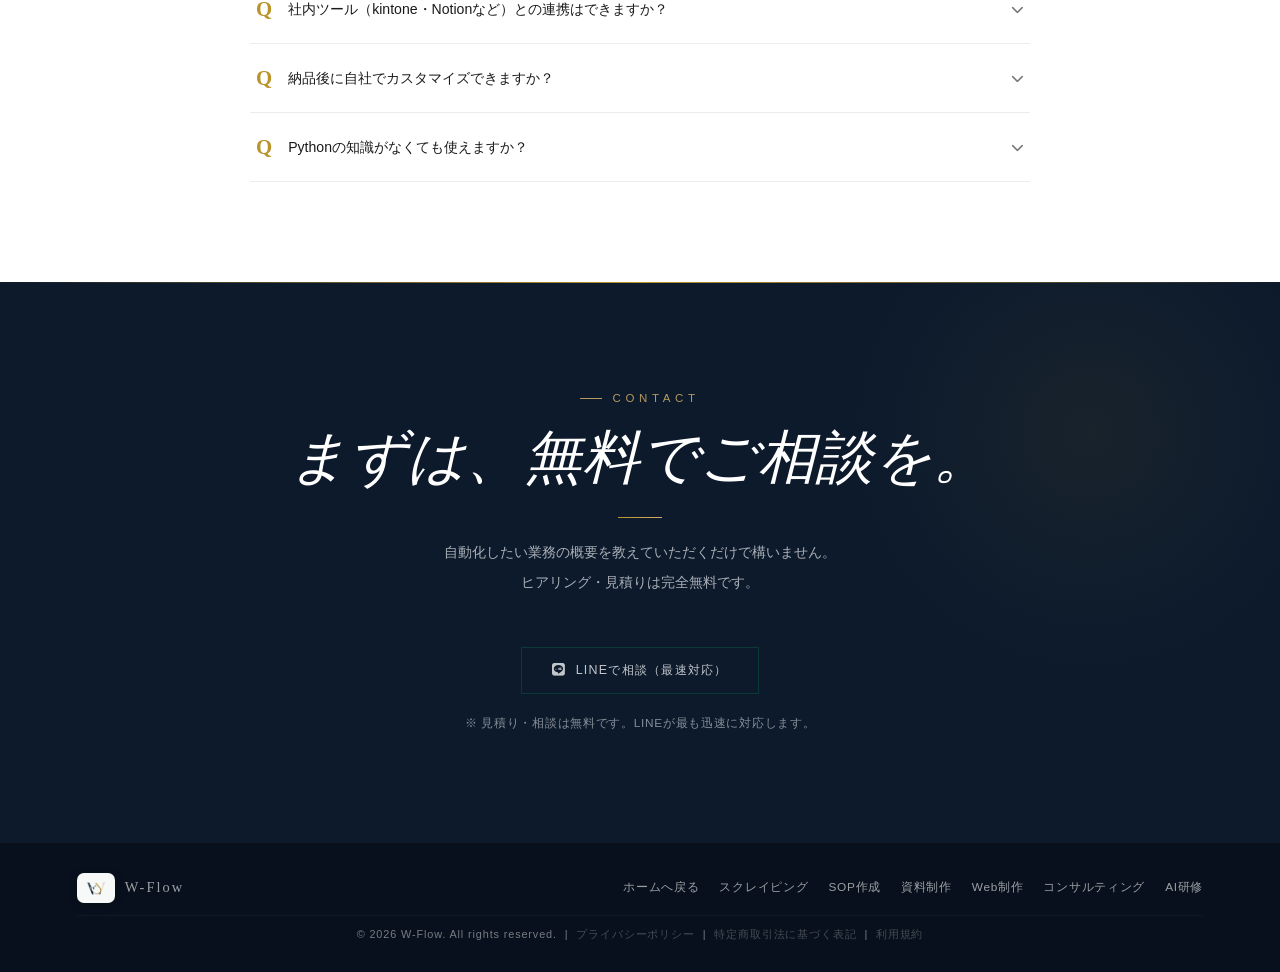
<file: services/automation.html>
<!DOCTYPE html>
<html lang="ja">
<head>
  <meta charset="UTF-8">
  <meta name="viewport" content="width=device-width, initial-scale=1.0">
  <meta name="referrer" content="strict-origin-when-cross-origin">
  <meta http-equiv="Content-Security-Policy" content="default-src 'self'; script-src 'self' 'unsafe-inline' https://www.googletagmanager.com; style-src 'self' 'unsafe-inline' https://fonts.googleapis.com https://cdnjs.cloudflare.com; font-src https://fonts.gstatic.com https://cdnjs.cloudflare.com; connect-src https://www.google-analytics.com; img-src 'self' data:;">
  <title>システム開発・業務自動化 | W-Flow</title>
  <meta name="description" content="繰り返し作業のスクリプト化、API連携、Excel自動化、データパイプライン構築。「手作業」を「自動」に変えます。¥20,000〜・納期5〜10日。">
  <link rel="icon" href="/assets/logo.png" type="image/png">
  <link rel="canonical" href="https://wflowhp.pages.dev/services/automation.html">
  <link rel="preconnect" href="https://fonts.googleapis.com">
  <link rel="preconnect" href="https://fonts.gstatic.com" crossorigin>
  <link href="https://fonts.googleapis.com/css2?family=Cormorant+Garamond:ital,wght@0,300;0,400;0,600;1,300;1,400&family=Noto+Sans+JP:wght@300;400;500;700&display=swap" rel="stylesheet">
  <link rel="stylesheet" href="https://cdnjs.cloudflare.com/ajax/libs/font-awesome/6.5.0/css/all.min.css" integrity="sha512-Avb2QiuDEEvB4bZJYdft2mNjVShBftLdPG8FJ0V7irTLQ8Uo0qcPxh4Plq7G5tGm0rU+1SPhVotteLpBERwTkw==" crossorigin="anonymous" referrerpolicy="no-referrer">
  <link rel="stylesheet" href="./style.css">
  <!-- OGP -->
  <meta property="og:type" content="article">
  <meta property="og:title" content="システム開発・業務自動化 | W-Flow">
  <meta property="og:description" content="繰り返し作業のスクリプト化、API連携、Excel自動化、データパイプライン構築。「手作業」を「自動」に変えます。¥20,000〜・納期5〜10日。">
  <meta property="og:url" content="https://wflowhp.pages.dev/services/automation.html">
  <meta property="og:image" content="https://wflowhp.pages.dev/ogp.png">
  <meta property="og:site_name" content="W-Flow">
  <meta property="og:locale" content="ja_JP">
  <meta name="twitter:card" content="summary_large_image">
  <meta name="twitter:image" content="https://wflowhp.pages.dev/ogp.png">
  <!-- GA4 (loaded after cookie consent) -->
  <script>
  window.dataLayer=window.dataLayer||[];function gtag(){dataLayer.push(arguments);}
  function loadGA(){
    if(document.querySelector('script[src*="googletagmanager"]'))return;
    var s=document.createElement('script');s.async=true;
    s.src='https://www.googletagmanager.com/gtag/js?id=G-D25S3HV2BB';
    document.head.appendChild(s);
    gtag('js',new Date());gtag('config','G-D25S3HV2BB');
  }
  if(localStorage.getItem('wflow_cookie_consent')==='accepted'){loadGA();}
  </script>
</head>
<body>

<div id="prog"></div>

<div id="float-line">
  <a href="https://lin.ee/01ZHw9z" target="_blank" rel="noopener noreferrer" class="fl-btn">
    <i class="fa-brands fa-line"></i>
    <span class="fl-badge">最速対応</span>
  </a>
  <span class="fl-label">LINEで相談</span>
</div>

<header id="hdr">
  <a href="../index.html" class="hd-logo">
    <span class="logo-bg"><img src="/assets/logo.png" alt="W-Flow" style="height:28px;"></span>
    <span class="logo-t">W<em>-Flow</em></span>
  </a>
  <div class="hd-right">
    <a href="../index.html#services" class="hd-back"><i class="fa-solid fa-chevron-left"></i> サービス一覧</a>
    <a href="#contact" class="hd-cta"><i class="fa-solid fa-comment-dots" style="font-size:.7rem;"></i> 無料相談</a>
  </div>
</header>

<div class="sv-hero">
  <div class="sv-hero-bg"></div>
  <div class="sv-hero-ov"></div>
  <div class="sv-wm">W</div>
  <div class="sv-con">
    <div class="sv-breadcrumb">
      <a href="../index.html">Home</a>
      <i class="fa-solid fa-chevron-right"></i>
      <a href="../index.html#services">Services</a>
      <i class="fa-solid fa-chevron-right"></i>
      <span>Automation</span>
    </div>
    <p class="sv-cat">Service 02 — Automation</p>
    <i class="sv-icon-big fa-solid fa-code"></i>
    <h1 class="sv-h1">繰り返し作業を、<br><em>ゼロ</em>にします。</h1>
    <p class="sv-sub">毎日夜遅くまでExcelを手入力している、その時間は取り戻せます。Python・VBA・API連携で「手作業」を「自動」に置き換え、チームの生産性を根本から変えます。</p>
    <div class="sv-btns">
      <a href="#contact" class="btn-g"><i class="fa-brands fa-line" style="font-size:.8rem;"></i> LINEで無料相談</a>
      <a href="#price" class="btn-ghost">料金を見る <i class="fa-solid fa-chevron-down" style="font-size:.6rem;"></i></a>
    </div>
    <div class="sv-stats">
      <div class="sv-stat">
        <div class="sv-stat-v">¥20,000<span style="font-size:1rem;">〜</span></div>
        <div class="sv-stat-l">スタート価格</div>
      </div>
      <div class="sv-stat">
        <div class="sv-stat-v">5〜10<span style="font-size:1rem;">日</span></div>
        <div class="sv-stat-l">標準納期</div>
      </div>
      <div class="sv-stat">
        <div class="sv-stat-v">100<span style="font-size:1rem;">%</span></div>
        <div class="sv-stat-l">納期遵守率</div>
      </div>
    </div>
  </div>
</div>

<section class="sv-prob">
  <div class="sec-hd">
    <span class="lbl lbl-w fu">Pain Point</span>
    <div class="rw"><h2 class="ttl ttl-w rv">こんな<em>課題</em>ありませんか？</h2></div>
    <div class="ln ln-c fu d1"></div>
  </div>
  <div class="prob-grid fu d2">
    <div class="prob-card">
      <div class="prob-icon"><i class="fa-solid fa-repeat"></i></div>
      <div>
        <p class="prob-q">毎日同じ作業を<br>ひたすら繰り返している</p>
        <p class="prob-a">ファイルコピー・データ転記・集計作業。パターンが決まっているならすべて自動化できます。</p>
      </div>
    </div>
    <div class="prob-card">
      <div class="prob-icon"><i class="fa-solid fa-file-excel"></i></div>
      <div>
        <p class="prob-q">Excelの手入力・集計に<br>何時間もかかっている</p>
        <p class="prob-a">複数シートの集計・グラフ更新・レポート生成。VBA・Pythonで数秒〜数分に短縮できます。</p>
      </div>
    </div>
    <div class="prob-card">
      <div class="prob-icon"><i class="fa-solid fa-triangle-exclamation"></i></div>
      <div>
        <p class="prob-q">コピペミス・入力ミスが<br>頻繁に発生する</p>
        <p class="prob-a">手作業ゆえのヒューマンエラー。自動化すればミスは構造的にゼロになります。</p>
      </div>
    </div>
    <div class="prob-card">
      <div class="prob-icon"><i class="fa-solid fa-plug"></i></div>
      <div>
        <p class="prob-q">複数ツール間のデータ連携が<br>手動でつらい</p>
        <p class="prob-a">kintone・Slack・Google Sheets・freeeなど、API連携でリアルタイム自動同期できます。</p>
      </div>
    </div>
  </div>
</section>

<section class="sv-sol">
  <div class="sec-hd">
    <span class="lbl fu">Deliverables</span>
    <div class="rw"><h2 class="ttl rv">W-Flowが<em>提供するもの</em></h2></div>
    <div class="ln ln-c fu d1"></div>
  </div>
  <div class="sol-grid">
    <div class="sol-card fu d1">
      <div class="sol-n">01</div>
      <div class="sol-icon"><i class="fa-solid fa-terminal"></i></div>
      <div class="sol-ttl">Python業務自動化スクリプト</div>
      <p class="sol-tx">ファイル処理・データ変換・メール送信・レポート生成などを自動化。定期実行設定、ログ出力、エラー通知まで含めた本番運用できるスクリプトを納品します。</p>
    </div>
    <div class="sol-card fu d2">
      <div class="sol-n">02</div>
      <div class="sol-icon"><i class="fa-solid fa-file-excel"></i></div>
      <div class="sol-ttl">Excel VBAマクロ</div>
      <p class="sol-tx">Excelベースの集計・レポート自動生成・フォーマット統一・シート間連携。ボタンひとつで完了する業務フローを構築します。MOS Expert取得の確かな品質です。</p>
    </div>
    <div class="sol-card fu d3">
      <div class="sol-n">03</div>
      <div class="sol-icon"><i class="fa-solid fa-network-wired"></i></div>
      <div class="sol-ttl">API連携・システム統合</div>
      <p class="sol-tx">Slack・kintone・Google Workspace・freee・各種SaaS APIを組み合わせた自動化。人手を介さないデータフローを設計・構築します。</p>
    </div>
  </div>
</section>

<section class="sv-cases">
  <div class="sec-hd">
    <span class="lbl fu">Case Studies</span>
    <div class="rw"><h2 class="ttl rv">解決<em>事例</em></h2></div>
    <div class="ln ln-c fu d1"></div>
  </div>
  <div class="cases-grid">
    <div class="case-card fu d1">
      <p class="case-cat">Excel / 帳票自動化</p>
      <h3 class="case-ttl">月次請求書100件をボタン1つで自動生成</h3>
      <p class="case-tx">顧客マスタ・注文データからPDF請求書を一括生成するVBAマクロを構築。毎月3時間かかっていた手入力作業が5分以内に。ミス発生率もゼロに。</p>
      <span class="case-result">月3時間の作業が5分へ・ミスゼロ</span>
    </div>
    <div class="case-card fu d2">
      <p class="case-cat">API連携 / 通知自動化</p>
      <h3 class="case-ttl">フォーム受付→kintone登録→Slack通知を全自動化</h3>
      <p class="case-tx">Google Formの回答をkintoneに自動登録し、担当者へSlackで即時通知するフローを構築。以前は手動でコピペしていた作業が完全ゼロに。対応漏れも解消。</p>
      <span class="case-result">手動入力ゼロ・担当者の対応が大幅に迅速化</span>
    </div>
    <div class="case-card fu d3">
      <p class="case-cat">データ処理 / レポート</p>
      <h3 class="case-ttl">複数店舗の売上データを毎朝自動集計・グラフ化</h3>
      <p class="case-tx">各店舗のPOSデータをCSVで受け取り、自動集計・可視化・Excelレポート生成するPythonスクリプトを構築。朝礼前に最新レポートが揃う体制が実現。</p>
      <span class="case-result">毎朝レポートが自動で出力</span>
    </div>
    <div class="case-card fu d4">
      <p class="case-cat">ファイル管理 / 整理</p>
      <h3 class="case-ttl">受注ファイルの自動振り分け・命名規則統一</h3>
      <p class="case-tx">メール添付ファイルを自動取得し、日付・顧客名・案件種別でフォルダ振り分け・リネームするスクリプトを構築。ファイル管理の属人化を解消。</p>
      <span class="case-result">ファイル整理を完全自動化</span>
    </div>
  </div>
</section>

<section class="sv-price" id="price">
  <div class="sec-hd">
    <span class="lbl lbl-w fu">Pricing</span>
    <div class="rw"><h2 class="ttl ttl-w rv">料金・<em>納期</em></h2></div>
    <div class="ln ln-c fu d1"></div>
  </div>
  <div class="price-box fu d2">
    <div class="price-range">¥20,000 〜</div>
    <p class="price-note">税込 / 自動化する業務の複雑さ・工数により変動 / お見積り無料</p>
    <div class="price-includes">
      <div class="price-item">要件ヒアリング・業務分析</div>
      <div class="price-item">Python / VBA スクリプト開発</div>
      <div class="price-item">テスト・デバッグ込み</div>
      <div class="price-item">定期実行設定（オプション）</div>
      <div class="price-item">操作マニュアル付き</div>
      <div class="price-item">納品後1週間の無償サポート</div>
    </div>
    <div class="price-cta-wrap">
      <a href="#contact" class="btn-g"><i class="fa-solid fa-paper-plane" style="font-size:.7rem;"></i> 無料見積りを依頼</a>
      <span class="price-free">見積り・相談は完全無料</span>
    </div>
  </div>
</section>

<section class="sv-proc">
  <div class="sec-hd">
    <span class="lbl fu">Process</span>
    <div class="rw"><h2 class="ttl rv">ご依頼の<em>流れ</em></h2></div>
    <div class="ln ln-c fu d1"></div>
  </div>
  <div class="proc4">
    <div class="p4-step fu d1"><div class="p4-c">01</div><div class="p4-nm">業務ヒアリング</div><p class="p4-tx">現在の作業フロー・ファイル・ツールを確認。自動化可能な範囲を特定します。</p></div>
    <div class="p4-step fu d2"><div class="p4-c">02</div><div class="p4-nm">要件定義・見積り</div><p class="p4-tx">自動化の範囲・使用技術・工数・費用を提示。ご確認後に着手します。</p></div>
    <div class="p4-step fu d3"><div class="p4-c">03</div><div class="p4-nm">開発・テスト</div><p class="p4-tx">実際のデータで動作確認しながら開発。エラー処理・ログ出力も実装します。</p></div>
    <div class="p4-step fu d4"><div class="p4-c">04</div><div class="p4-nm">納品・導入サポート</div><p class="p4-tx">スクリプト・マニュアルを納品。導入時のセットアップもサポートします。</p></div>
  </div>
</section>

<section class="sv-faq">
  <div class="sec-hd">
    <span class="lbl fu">FAQ</span>
    <div class="rw"><h2 class="ttl rv">よくある<em>ご質問</em></h2></div>
    <div class="ln ln-c fu d1"></div>
  </div>
  <div class="faq-list">
    <div class="faq-item fu d1">
      <div class="faq-q" onclick="toggleFaq(this)">
        <span class="faq-q-mark">Q</span>
        <span class="faq-q-txt">どんな業務でも自動化できますか？</span>
        <span class="faq-arrow"><i class="fa-solid fa-chevron-down"></i></span>
      </div>
      <div class="faq-a"><p class="faq-a-in">「手順が決まっており、毎回同じパターンで行う作業」であれば基本的に自動化できます。まずは現在の業務内容をご共有ください。ヒアリング後に自動化可能な範囲をご提案します。</p></div>
    </div>
    <div class="faq-item fu d2">
      <div class="faq-q" onclick="toggleFaq(this)">
        <span class="faq-q-mark">Q</span>
        <span class="faq-q-txt">社内ツール（kintone・Notionなど）との連携はできますか？</span>
        <span class="faq-arrow"><i class="fa-solid fa-chevron-down"></i></span>
      </div>
      <div class="faq-a"><p class="faq-a-in">はい、API提供があるツールであれば連携可能です。kintone・Slack・Google Workspace・Notion・freee・Zapierなど多数の実績があります。まずはご利用中のツールをお知らせください。</p></div>
    </div>
    <div class="faq-item fu d3">
      <div class="faq-q" onclick="toggleFaq(this)">
        <span class="faq-q-mark">Q</span>
        <span class="faq-q-txt">納品後に自社でカスタマイズできますか？</span>
        <span class="faq-arrow"><i class="fa-solid fa-chevron-down"></i></span>
      </div>
      <div class="faq-a"><p class="faq-a-in">はい、ソースコードをすべて納品しますのでご自由に改変いただけます。コメントを丁寧に記載し、マニュアルも付属します。追加機能の開発は別途ご相談ください。</p></div>
    </div>
    <div class="faq-item fu d4">
      <div class="faq-q" onclick="toggleFaq(this)">
        <span class="faq-q-mark">Q</span>
        <span class="faq-q-txt">Pythonの知識がなくても使えますか？</span>
        <span class="faq-arrow"><i class="fa-solid fa-chevron-down"></i></span>
      </div>
      <div class="faq-a"><p class="faq-a-in">はい。「ダブルクリックで実行」するだけで動く形での納品も可能です。GUIをつけてパラメータを変更できるようにする対応もできます。技術知識なしで運用できるよう設計します。</p></div>
    </div>
  </div>
</section>

<section class="sv-cta" id="contact">
  <div class="cta-orb"></div>
  <span class="lbl lbl-w fu" style="justify-content:center;margin-bottom:16px;">Contact</span>
  <h2 class="ct-ttl fu d1">まずは、無料でご相談を。</h2>
  <div class="ln ln-c fu d2"></div>
  <p class="ct-sub fu d2">自動化したい業務の概要を教えていただくだけで構いません。<br>ヒアリング・見積りは完全無料です。</p>
  <div class="ct-links fu d3">
    <a href="https://lin.ee/01ZHw9z" target="_blank" rel="noopener noreferrer" class="c-btn c-btn-line"><i class="fa-brands fa-line"></i>LINEで相談（最速対応）</a>
  </div>
  <p class="ct-note fu d4">※ 見積り・相談は無料です。LINEが最も迅速に対応します。</p>
</section>

<footer class="sv-footer">
  <div class="sv-footer-inner">
    <a href="../index.html" class="ft-logo">
      <span class="logo-bg"><img src="/assets/logo.png" alt="W-Flow" style="height:22px;"></span>
      <span class="ft-logo-t">W-Flow</span>
    </a>
    <div class="sv-footer-links">
      <a href="../index.html">ホームへ戻る</a>
      <a href="./scraping.html">スクレイピング</a>
      <a href="./sop.html">SOP作成</a>
      <a href="./document.html">資料制作</a>
      <a href="./web.html">Web制作</a>
      <a href="./consulting.html">コンサルティング</a>
      <a href="./ai.html">AI研修</a>
    </div>
  </div>
  <p class="ft-copy">&copy; 2026 W-Flow. All rights reserved. &nbsp;&vert;&nbsp; <a href="../privacy.html" style="color:inherit;opacity:.55;transition:opacity .3s;">プライバシーポリシー</a> &nbsp;&vert;&nbsp; <a href="../tokusho.html" style="color:inherit;opacity:.55;transition:opacity .3s;">特定商取引法に基づく表記</a> &nbsp;&vert;&nbsp; <a href="../terms.html" style="color:inherit;opacity:.55;transition:opacity .3s;">利用規約</a></p>
</footer>

<!-- Cookie Consent Banner -->
<div id="cookie-banner">
  <p>当サイトでは、アクセス解析のためにCookieを使用しています。詳しくは<a href="../privacy.html">プライバシーポリシー</a>をご覧ください。</p>
  <div class="cb-btns">
    <button class="cb-btn cb-reject" onclick="handleCookie('rejected')">拒否</button>
    <button class="cb-btn cb-accept" onclick="handleCookie('accepted')">同意する</button>
  </div>
</div>

<script src="./script.js"></script>
</body>
</html>
</file>
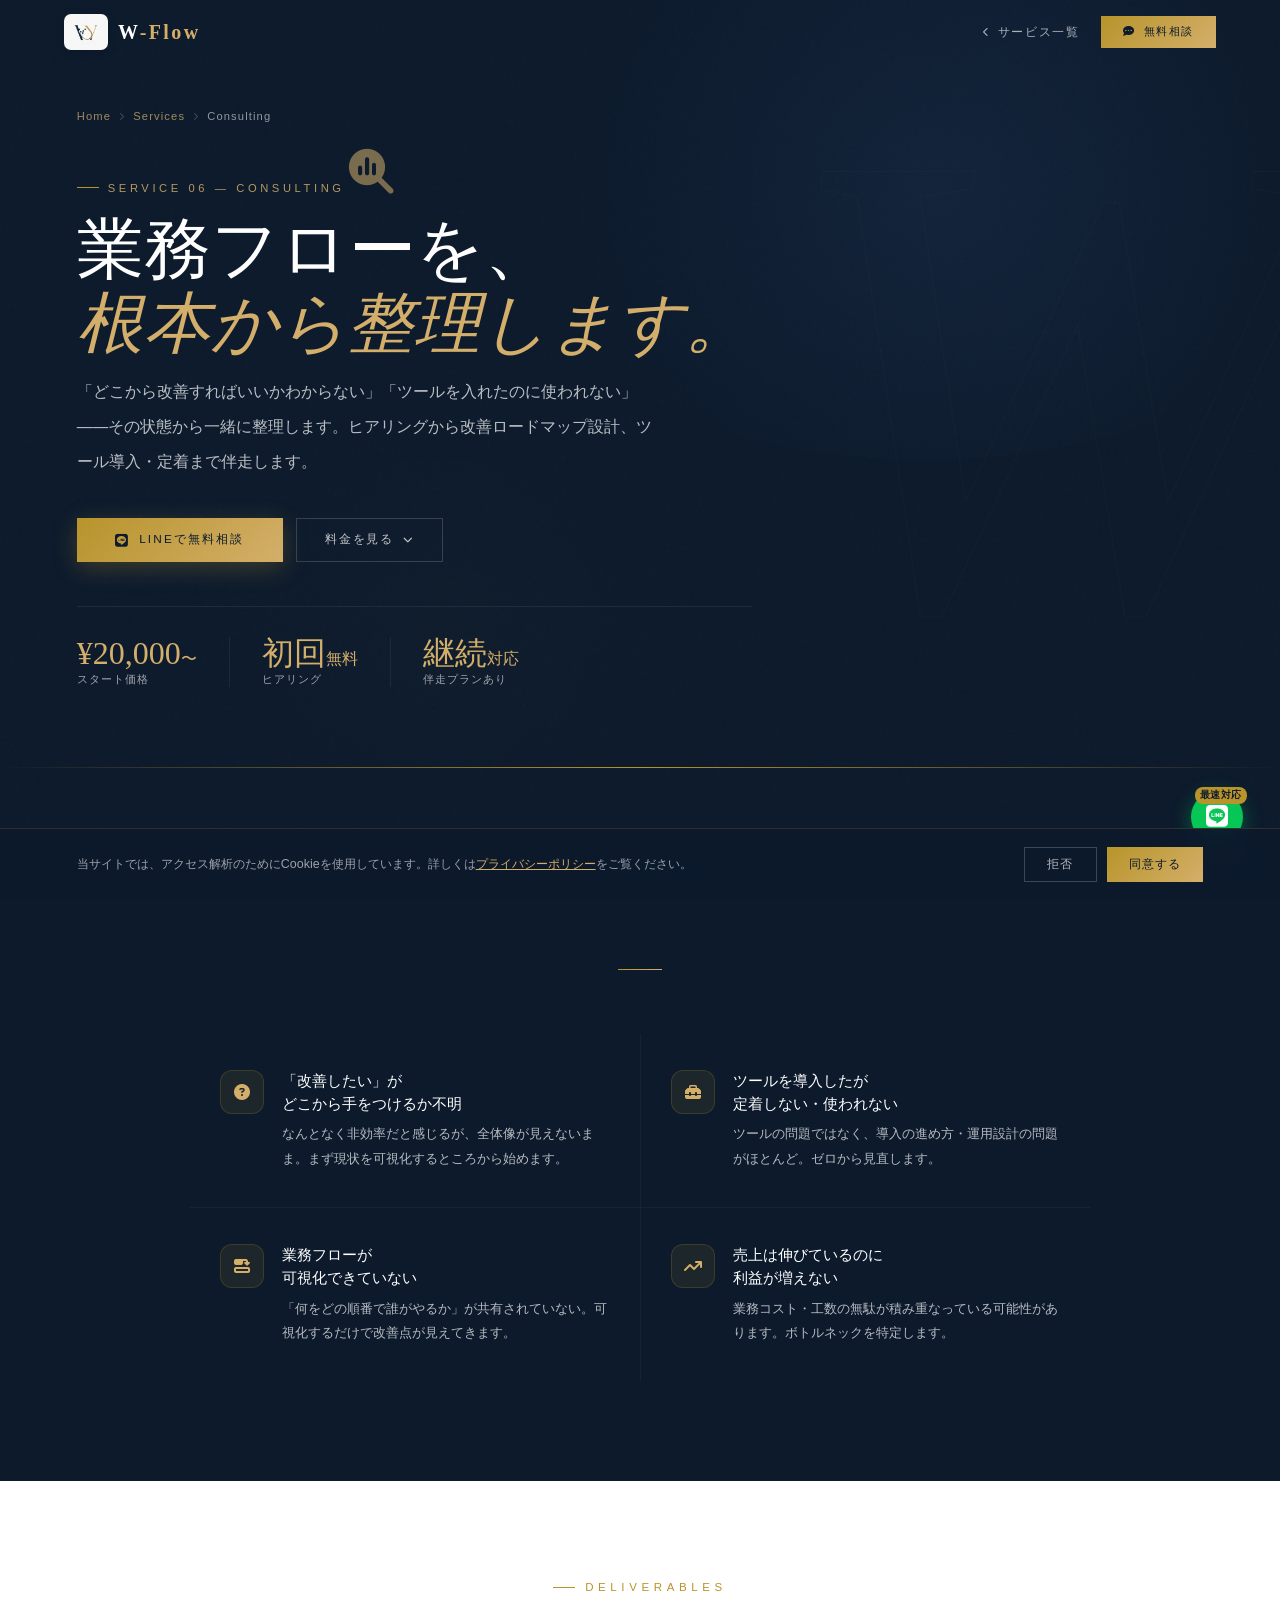
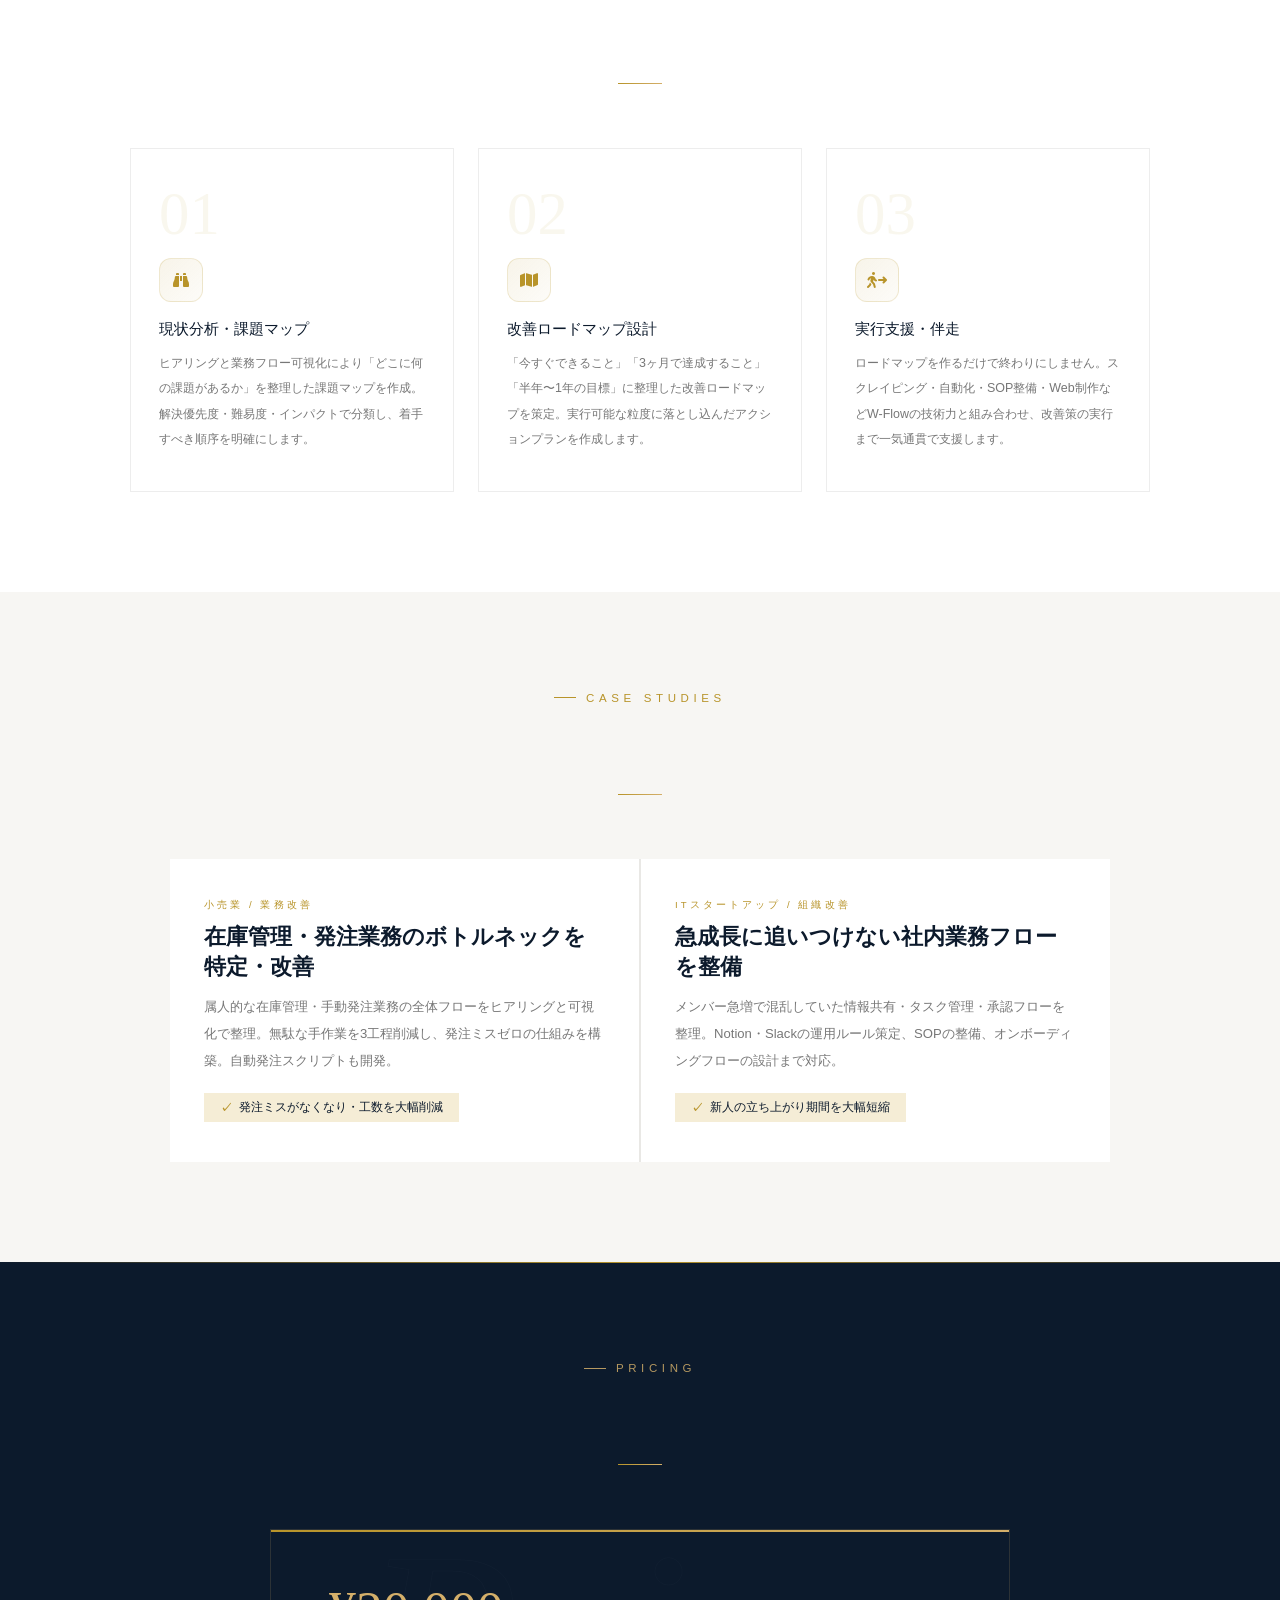
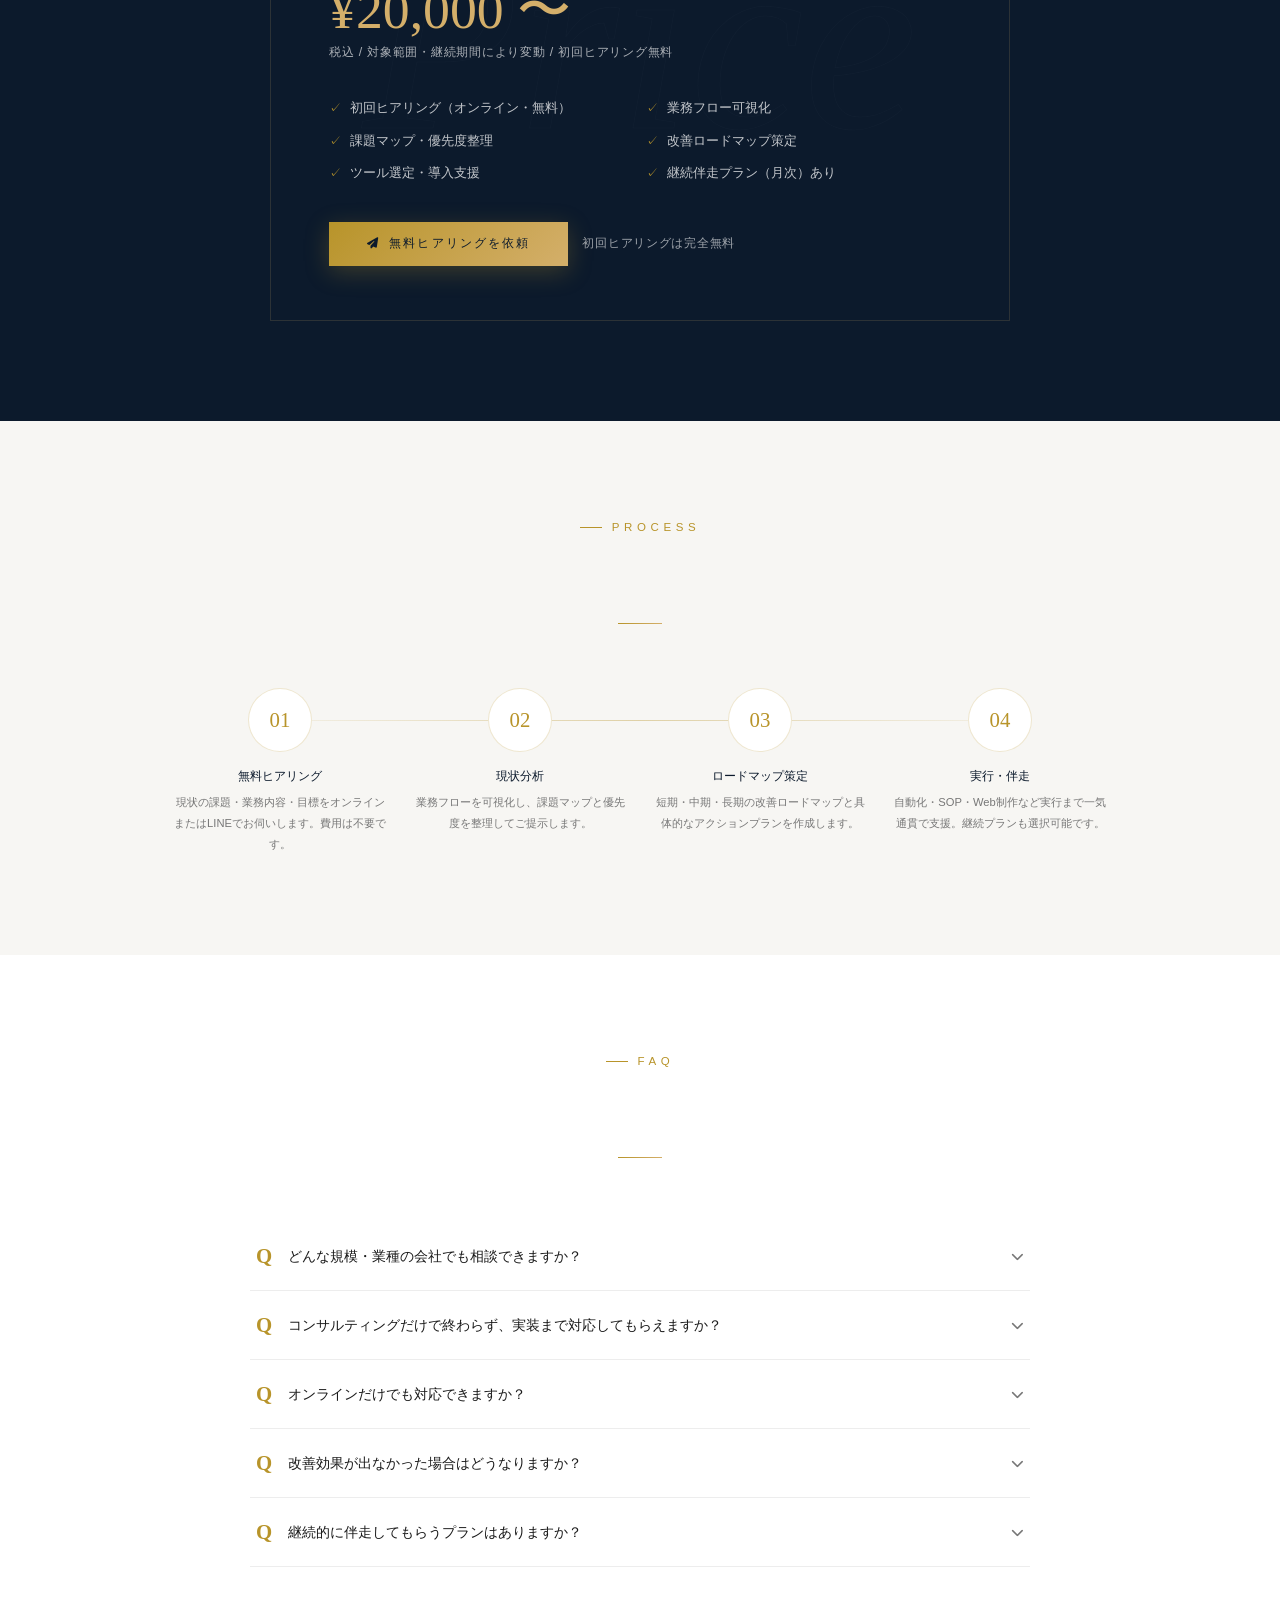
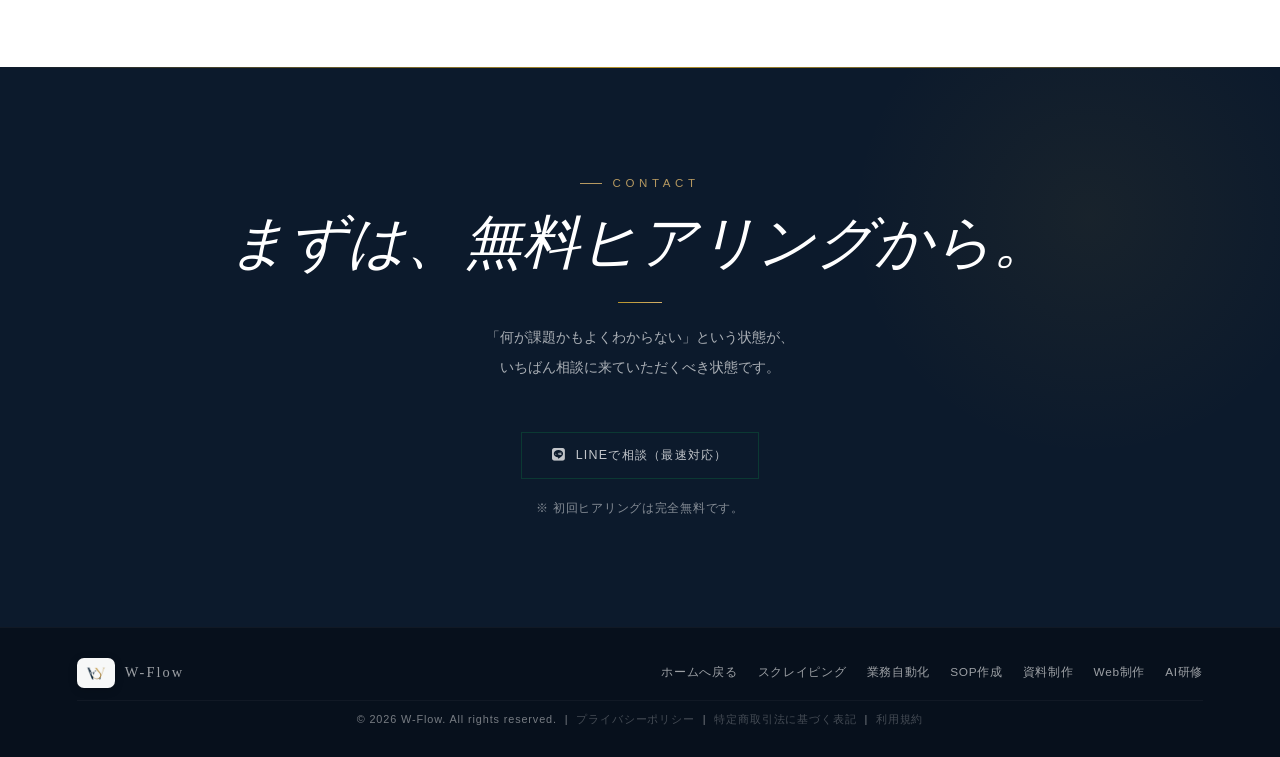
<file: services/consulting.html>
<!DOCTYPE html>
<html lang="ja">
<head>
  <meta charset="UTF-8">
  <meta name="viewport" content="width=device-width, initial-scale=1.0">
  <meta name="referrer" content="strict-origin-when-cross-origin">
  <meta http-equiv="Content-Security-Policy" content="default-src 'self'; script-src 'self' 'unsafe-inline' https://www.googletagmanager.com; style-src 'self' 'unsafe-inline' https://fonts.googleapis.com https://cdnjs.cloudflare.com; font-src https://fonts.gstatic.com https://cdnjs.cloudflare.com; connect-src https://www.google-analytics.com; img-src 'self' data:;">
  <title>業務効率化コンサルティング | W-Flow</title>
  <meta name="description" content="業務フローのヒアリング・課題特定・改善ロードマップ設計・ツール導入支援。「どこから手をつければいいかわからない」から伴走します。¥20,000〜。">
  <link rel="icon" href="/assets/logo.png" type="image/png">
  <link rel="canonical" href="https://wflowhp.pages.dev/services/consulting.html">
  <link rel="preconnect" href="https://fonts.googleapis.com">
  <link rel="preconnect" href="https://fonts.gstatic.com" crossorigin>
  <link href="https://fonts.googleapis.com/css2?family=Cormorant+Garamond:ital,wght@0,300;0,400;0,600;1,300;1,400&family=Noto+Sans+JP:wght@300;400;500;700&display=swap" rel="stylesheet">
  <link rel="stylesheet" href="https://cdnjs.cloudflare.com/ajax/libs/font-awesome/6.5.0/css/all.min.css" integrity="sha512-Avb2QiuDEEvB4bZJYdft2mNjVShBftLdPG8FJ0V7irTLQ8Uo0qcPxh4Plq7G5tGm0rU+1SPhVotteLpBERwTkw==" crossorigin="anonymous" referrerpolicy="no-referrer">
  <link rel="stylesheet" href="./style.css">
  <!-- OGP -->
  <meta property="og:type" content="article">
  <meta property="og:title" content="業務効率化コンサルティング | W-Flow">
  <meta property="og:description" content="業務フローのヒアリング・課題特定・改善ロードマップ設計・ツール導入支援。「どこから手をつければいいかわからない」から伴走します。¥20,000〜。">
  <meta property="og:url" content="https://wflowhp.pages.dev/services/consulting.html">
  <meta property="og:image" content="https://wflowhp.pages.dev/ogp.png">
  <meta property="og:site_name" content="W-Flow">
  <meta property="og:locale" content="ja_JP">
  <meta name="twitter:card" content="summary_large_image">
  <meta name="twitter:image" content="https://wflowhp.pages.dev/ogp.png">
  <!-- GA4 (loaded after cookie consent) -->
  <script>
  window.dataLayer=window.dataLayer||[];function gtag(){dataLayer.push(arguments);}
  function loadGA(){
    if(document.querySelector('script[src*="googletagmanager"]'))return;
    var s=document.createElement('script');s.async=true;
    s.src='https://www.googletagmanager.com/gtag/js?id=G-D25S3HV2BB';
    document.head.appendChild(s);
    gtag('js',new Date());gtag('config','G-D25S3HV2BB');
  }
  if(localStorage.getItem('wflow_cookie_consent')==='accepted'){loadGA();}
  </script>
</head>
<body>

<div id="prog"></div>

<div id="float-line">
  <a href="https://lin.ee/01ZHw9z" target="_blank" rel="noopener noreferrer" class="fl-btn">
    <i class="fa-brands fa-line"></i>
    <span class="fl-badge">最速対応</span>
  </a>
  <span class="fl-label">LINEで相談</span>
</div>

<header id="hdr">
  <a href="../index.html" class="hd-logo">
    <span class="logo-bg"><img src="/assets/logo.png" alt="W-Flow" style="height:28px;"></span>
    <span class="logo-t">W<em>-Flow</em></span>
  </a>
  <div class="hd-right">
    <a href="../index.html#services" class="hd-back"><i class="fa-solid fa-chevron-left"></i> サービス一覧</a>
    <a href="#contact" class="hd-cta"><i class="fa-solid fa-comment-dots" style="font-size:.7rem;"></i> 無料相談</a>
  </div>
</header>

<div class="sv-hero">
  <div class="sv-hero-bg"></div>
  <div class="sv-hero-ov"></div>
  <div class="sv-wm">W</div>
  <div class="sv-con">
    <div class="sv-breadcrumb">
      <a href="../index.html">Home</a>
      <i class="fa-solid fa-chevron-right"></i>
      <a href="../index.html#services">Services</a>
      <i class="fa-solid fa-chevron-right"></i>
      <span>Consulting</span>
    </div>
    <p class="sv-cat">Service 06 — Consulting</p>
    <i class="sv-icon-big fa-solid fa-magnifying-glass-chart"></i>
    <h1 class="sv-h1">業務フローを、<br><em>根本から整理します。</em></h1>
    <p class="sv-sub">「どこから改善すればいいかわからない」「ツールを入れたのに使われない」——その状態から一緒に整理します。ヒアリングから改善ロードマップ設計、ツール導入・定着まで伴走します。</p>
    <div class="sv-btns">
      <a href="#contact" class="btn-g"><i class="fa-brands fa-line" style="font-size:.8rem;"></i> LINEで無料相談</a>
      <a href="#price" class="btn-ghost">料金を見る <i class="fa-solid fa-chevron-down" style="font-size:.6rem;"></i></a>
    </div>
    <div class="sv-stats">
      <div class="sv-stat">
        <div class="sv-stat-v">¥20,000<span style="font-size:1rem;">〜</span></div>
        <div class="sv-stat-l">スタート価格</div>
      </div>
      <div class="sv-stat">
        <div class="sv-stat-v">初回<span style="font-size:1rem;">無料</span></div>
        <div class="sv-stat-l">ヒアリング</div>
      </div>
      <div class="sv-stat">
        <div class="sv-stat-v">継続<span style="font-size:1rem;">対応</span></div>
        <div class="sv-stat-l">伴走プランあり</div>
      </div>
    </div>
  </div>
</div>

<section class="sv-prob">
  <div class="sec-hd">
    <span class="lbl lbl-w fu">Pain Point</span>
    <div class="rw"><h2 class="ttl ttl-w rv">こんな<em>課題</em>ありませんか？</h2></div>
    <div class="ln ln-c fu d1"></div>
  </div>
  <div class="prob-grid fu d2">
    <div class="prob-card">
      <div class="prob-icon"><i class="fa-solid fa-circle-question"></i></div>
      <div>
        <p class="prob-q">「改善したい」が<br>どこから手をつけるか不明</p>
        <p class="prob-a">なんとなく非効率だと感じるが、全体像が見えないまま。まず現状を可視化するところから始めます。</p>
      </div>
    </div>
    <div class="prob-card">
      <div class="prob-icon"><i class="fa-solid fa-toolbox"></i></div>
      <div>
        <p class="prob-q">ツールを導入したが<br>定着しない・使われない</p>
        <p class="prob-a">ツールの問題ではなく、導入の進め方・運用設計の問題がほとんど。ゼロから見直します。</p>
      </div>
    </div>
    <div class="prob-card">
      <div class="prob-icon"><i class="fa-solid fa-diagram-predecessor"></i></div>
      <div>
        <p class="prob-q">業務フローが<br>可視化できていない</p>
        <p class="prob-a">「何をどの順番で誰がやるか」が共有されていない。可視化するだけで改善点が見えてきます。</p>
      </div>
    </div>
    <div class="prob-card">
      <div class="prob-icon"><i class="fa-solid fa-arrow-trend-up"></i></div>
      <div>
        <p class="prob-q">売上は伸びているのに<br>利益が増えない</p>
        <p class="prob-a">業務コスト・工数の無駄が積み重なっている可能性があります。ボトルネックを特定します。</p>
      </div>
    </div>
  </div>
</section>

<section class="sv-sol">
  <div class="sec-hd">
    <span class="lbl fu">Deliverables</span>
    <div class="rw"><h2 class="ttl rv">W-Flowが<em>提供するもの</em></h2></div>
    <div class="ln ln-c fu d1"></div>
  </div>
  <div class="sol-grid">
    <div class="sol-card fu d1">
      <div class="sol-n">01</div>
      <div class="sol-icon"><i class="fa-solid fa-binoculars"></i></div>
      <div class="sol-ttl">現状分析・課題マップ</div>
      <p class="sol-tx">ヒアリングと業務フロー可視化により「どこに何の課題があるか」を整理した課題マップを作成。解決優先度・難易度・インパクトで分類し、着手すべき順序を明確にします。</p>
    </div>
    <div class="sol-card fu d2">
      <div class="sol-n">02</div>
      <div class="sol-icon"><i class="fa-solid fa-map"></i></div>
      <div class="sol-ttl">改善ロードマップ設計</div>
      <p class="sol-tx">「今すぐできること」「3ヶ月で達成すること」「半年〜1年の目標」に整理した改善ロードマップを策定。実行可能な粒度に落とし込んだアクションプランを作成します。</p>
    </div>
    <div class="sol-card fu d3">
      <div class="sol-n">03</div>
      <div class="sol-icon"><i class="fa-solid fa-person-walking-arrow-right"></i></div>
      <div class="sol-ttl">実行支援・伴走</div>
      <p class="sol-tx">ロードマップを作るだけで終わりにしません。スクレイピング・自動化・SOP整備・Web制作などW-Flowの技術力と組み合わせ、改善策の実行まで一気通貫で支援します。</p>
    </div>
  </div>
</section>

<section class="sv-cases">
  <div class="sec-hd">
    <span class="lbl fu">Case Studies</span>
    <div class="rw"><h2 class="ttl rv">解決<em>事例</em></h2></div>
    <div class="ln ln-c fu d1"></div>
  </div>
  <div class="cases-grid">
    <div class="case-card fu d1">
      <p class="case-cat">小売業 / 業務改善</p>
      <h3 class="case-ttl">在庫管理・発注業務のボトルネックを特定・改善</h3>
      <p class="case-tx">属人的な在庫管理・手動発注業務の全体フローをヒアリングと可視化で整理。無駄な手作業を3工程削減し、発注ミスゼロの仕組みを構築。自動発注スクリプトも開発。</p>
      <span class="case-result">発注ミスがなくなり・工数を大幅削減</span>
    </div>
    <div class="case-card fu d2">
      <p class="case-cat">ITスタートアップ / 組織改善</p>
      <h3 class="case-ttl">急成長に追いつけない社内業務フローを整備</h3>
      <p class="case-tx">メンバー急増で混乱していた情報共有・タスク管理・承認フローを整理。Notion・Slackの運用ルール策定、SOPの整備、オンボーディングフローの設計まで対応。</p>
      <span class="case-result">新人の立ち上がり期間を大幅短縮</span>
    </div>
  </div>
</section>

<section class="sv-price" id="price">
  <div class="sec-hd">
    <span class="lbl lbl-w fu">Pricing</span>
    <div class="rw"><h2 class="ttl ttl-w rv">料金・<em>プラン</em></h2></div>
    <div class="ln ln-c fu d1"></div>
  </div>
  <div class="price-box fu d2">
    <div class="price-range">¥20,000 〜</div>
    <p class="price-note">税込 / 対象範囲・継続期間により変動 / 初回ヒアリング無料</p>
    <div class="price-includes">
      <div class="price-item">初回ヒアリング（オンライン・無料）</div>
      <div class="price-item">業務フロー可視化</div>
      <div class="price-item">課題マップ・優先度整理</div>
      <div class="price-item">改善ロードマップ策定</div>
      <div class="price-item">ツール選定・導入支援</div>
      <div class="price-item">継続伴走プラン（月次）あり</div>
    </div>
    <div class="price-cta-wrap">
      <a href="#contact" class="btn-g"><i class="fa-solid fa-paper-plane" style="font-size:.7rem;"></i> 無料ヒアリングを依頼</a>
      <span class="price-free">初回ヒアリングは完全無料</span>
    </div>
  </div>
</section>

<section class="sv-proc">
  <div class="sec-hd">
    <span class="lbl fu">Process</span>
    <div class="rw"><h2 class="ttl rv">ご依頼の<em>流れ</em></h2></div>
    <div class="ln ln-c fu d1"></div>
  </div>
  <div class="proc4">
    <div class="p4-step fu d1"><div class="p4-c">01</div><div class="p4-nm">無料ヒアリング</div><p class="p4-tx">現状の課題・業務内容・目標をオンラインまたはLINEでお伺いします。費用は不要です。</p></div>
    <div class="p4-step fu d2"><div class="p4-c">02</div><div class="p4-nm">現状分析</div><p class="p4-tx">業務フローを可視化し、課題マップと優先度を整理してご提示します。</p></div>
    <div class="p4-step fu d3"><div class="p4-c">03</div><div class="p4-nm">ロードマップ策定</div><p class="p4-tx">短期・中期・長期の改善ロードマップと具体的なアクションプランを作成します。</p></div>
    <div class="p4-step fu d4"><div class="p4-c">04</div><div class="p4-nm">実行・伴走</div><p class="p4-tx">自動化・SOP・Web制作など実行まで一気通貫で支援。継続プランも選択可能です。</p></div>
  </div>
</section>

<section class="sv-faq">
  <div class="sec-hd">
    <span class="lbl fu">FAQ</span>
    <div class="rw"><h2 class="ttl rv">よくある<em>ご質問</em></h2></div>
    <div class="ln ln-c fu d1"></div>
  </div>
  <div class="faq-list">
    <div class="faq-item fu d1">
      <div class="faq-q" onclick="toggleFaq(this)">
        <span class="faq-q-mark">Q</span>
        <span class="faq-q-txt">どんな規模・業種の会社でも相談できますか？</span>
        <span class="faq-arrow"><i class="fa-solid fa-chevron-down"></i></span>
      </div>
      <div class="faq-a"><p class="faq-a-in">はい、個人事業主から中小企業まで業種・規模問わず対応しています。「社内に担当者がいない」「何から手をつければいいかわからない」という段階からのご相談が最も多いです。</p></div>
    </div>
    <div class="faq-item fu d2">
      <div class="faq-q" onclick="toggleFaq(this)">
        <span class="faq-q-mark">Q</span>
        <span class="faq-q-txt">コンサルティングだけで終わらず、実装まで対応してもらえますか？</span>
        <span class="faq-arrow"><i class="fa-solid fa-chevron-down"></i></span>
      </div>
      <div class="faq-a"><p class="faq-a-in">はい、それがW-Flowの最大の強みです。「提案書だけ渡して終わり」にしません。スクレイピング・自動化・SOP整備・Web制作など、改善策の実行もそのままお任せいただけます。</p></div>
    </div>
    <div class="faq-item fu d3">
      <div class="faq-q" onclick="toggleFaq(this)">
        <span class="faq-q-mark">Q</span>
        <span class="faq-q-txt">オンラインだけでも対応できますか？</span>
        <span class="faq-arrow"><i class="fa-solid fa-chevron-down"></i></span>
      </div>
      <div class="faq-a"><p class="faq-a-in">はい、全工程オンライン（Zoom・Google Meet・LINEビデオ通話等）で対応可能です。全国・海外からのご依頼も歓迎しています。</p></div>
    </div>
    <div class="faq-item fu d4">
      <div class="faq-q" onclick="toggleFaq(this)">
        <span class="faq-q-mark">Q</span>
        <span class="faq-q-txt">改善効果が出なかった場合はどうなりますか？</span>
        <span class="faq-arrow"><i class="fa-solid fa-chevron-down"></i></span>
      </div>
      <div class="faq-a"><p class="faq-a-in">ロードマップ策定後、実行フェーズで期待効果が出ない場合は原因を一緒に分析し、改善策を再提案します。「やりっぱなし」にしない伴走スタイルを貫きます。</p></div>
    </div>
    <div class="faq-item fu d5">
      <div class="faq-q" onclick="toggleFaq(this)">
        <span class="faq-q-mark">Q</span>
        <span class="faq-q-txt">継続的に伴走してもらうプランはありますか？</span>
        <span class="faq-arrow"><i class="fa-solid fa-chevron-down"></i></span>
      </div>
      <div class="faq-a"><p class="faq-a-in">はい、月次での定期ミーティング＋改善実行を継続する伴走プランをご用意しています。改善が一段落した後も、新たな課題への対応・仕組みの継続改善として長期的にご活用いただけます。</p></div>
    </div>
  </div>
</section>

<section class="sv-cta" id="contact">
  <div class="cta-orb"></div>
  <span class="lbl lbl-w fu" style="justify-content:center;margin-bottom:16px;">Contact</span>
  <h2 class="ct-ttl fu d1">まずは、無料ヒアリングから。</h2>
  <div class="ln ln-c fu d2"></div>
  <p class="ct-sub fu d2">「何が課題かもよくわからない」という状態が、<br>いちばん相談に来ていただくべき状態です。</p>
  <div class="ct-links fu d3">
    <a href="https://lin.ee/01ZHw9z" target="_blank" rel="noopener noreferrer" class="c-btn c-btn-line"><i class="fa-brands fa-line"></i>LINEで相談（最速対応）</a>
  </div>
  <p class="ct-note fu d4">※ 初回ヒアリングは完全無料です。</p>
</section>

<footer class="sv-footer">
  <div class="sv-footer-inner">
    <a href="../index.html" class="ft-logo">
      <span class="logo-bg"><img src="/assets/logo.png" alt="W-Flow" style="height:22px;"></span>
      <span class="ft-logo-t">W-Flow</span>
    </a>
    <div class="sv-footer-links">
      <a href="../index.html">ホームへ戻る</a>
      <a href="./scraping.html">スクレイピング</a>
      <a href="./automation.html">業務自動化</a>
      <a href="./sop.html">SOP作成</a>
      <a href="./document.html">資料制作</a>
      <a href="./web.html">Web制作</a>
      <a href="./ai.html">AI研修</a>
    </div>
  </div>
  <p class="ft-copy">&copy; 2026 W-Flow. All rights reserved. &nbsp;&vert;&nbsp; <a href="../privacy.html" style="color:inherit;opacity:.55;transition:opacity .3s;">プライバシーポリシー</a> &nbsp;&vert;&nbsp; <a href="../tokusho.html" style="color:inherit;opacity:.55;transition:opacity .3s;">特定商取引法に基づく表記</a> &nbsp;&vert;&nbsp; <a href="../terms.html" style="color:inherit;opacity:.55;transition:opacity .3s;">利用規約</a></p>
</footer>

<!-- Cookie Consent Banner -->
<div id="cookie-banner">
  <p>当サイトでは、アクセス解析のためにCookieを使用しています。詳しくは<a href="../privacy.html">プライバシーポリシー</a>をご覧ください。</p>
  <div class="cb-btns">
    <button class="cb-btn cb-reject" onclick="handleCookie('rejected')">拒否</button>
    <button class="cb-btn cb-accept" onclick="handleCookie('accepted')">同意する</button>
  </div>
</div>

<script src="./script.js"></script>
</body>
</html>
</file>
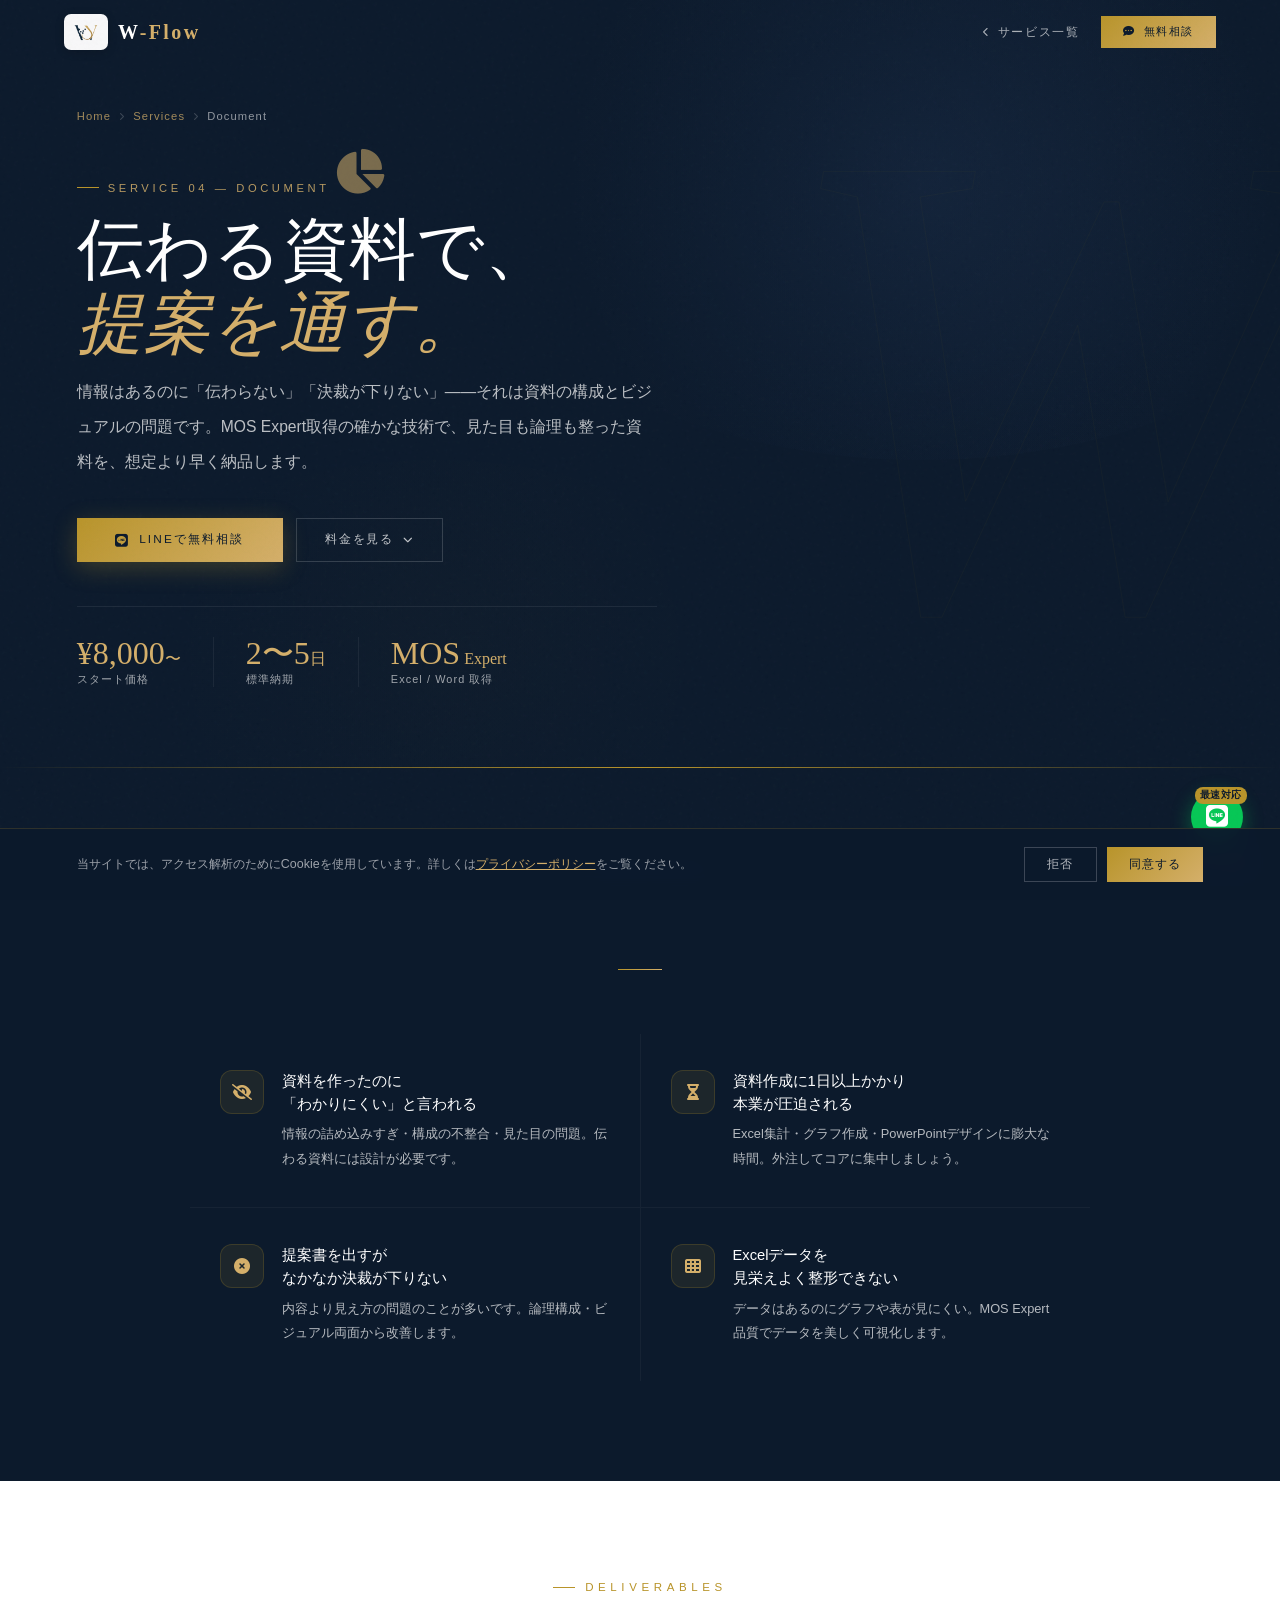
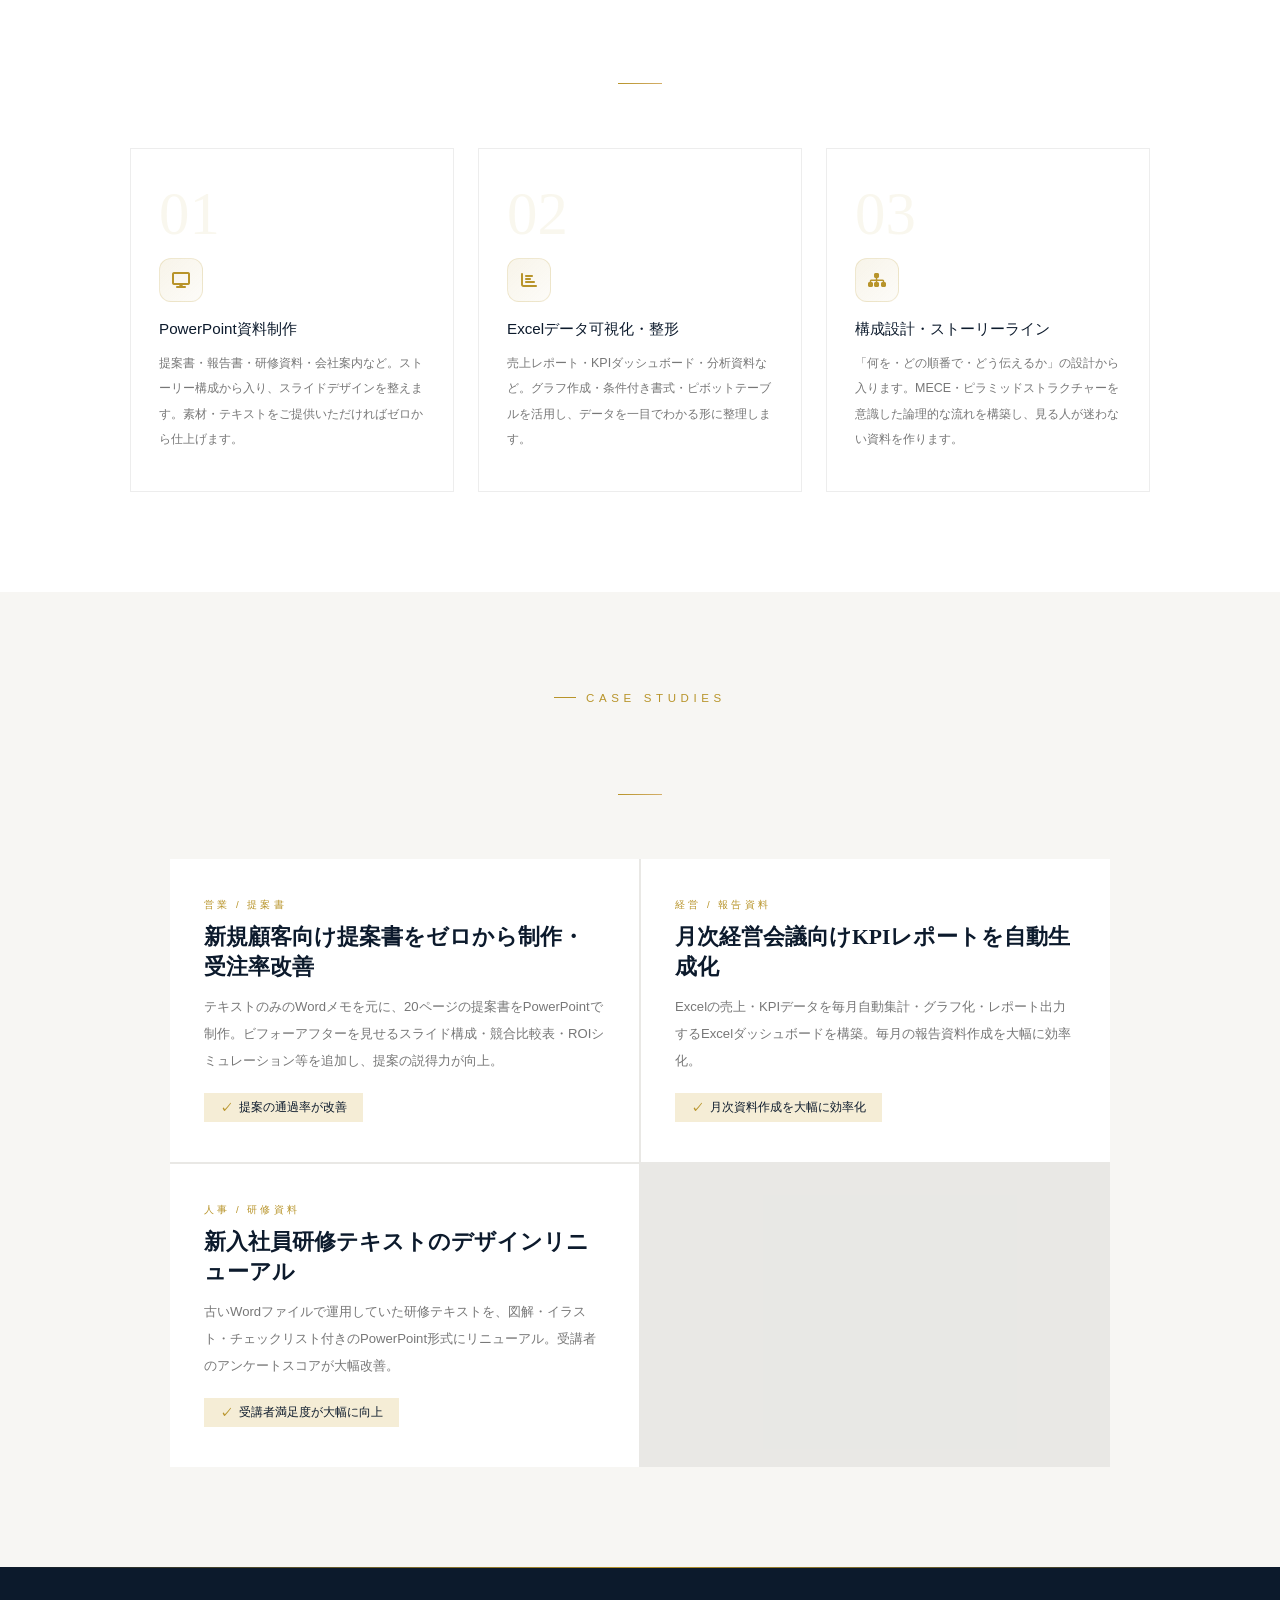
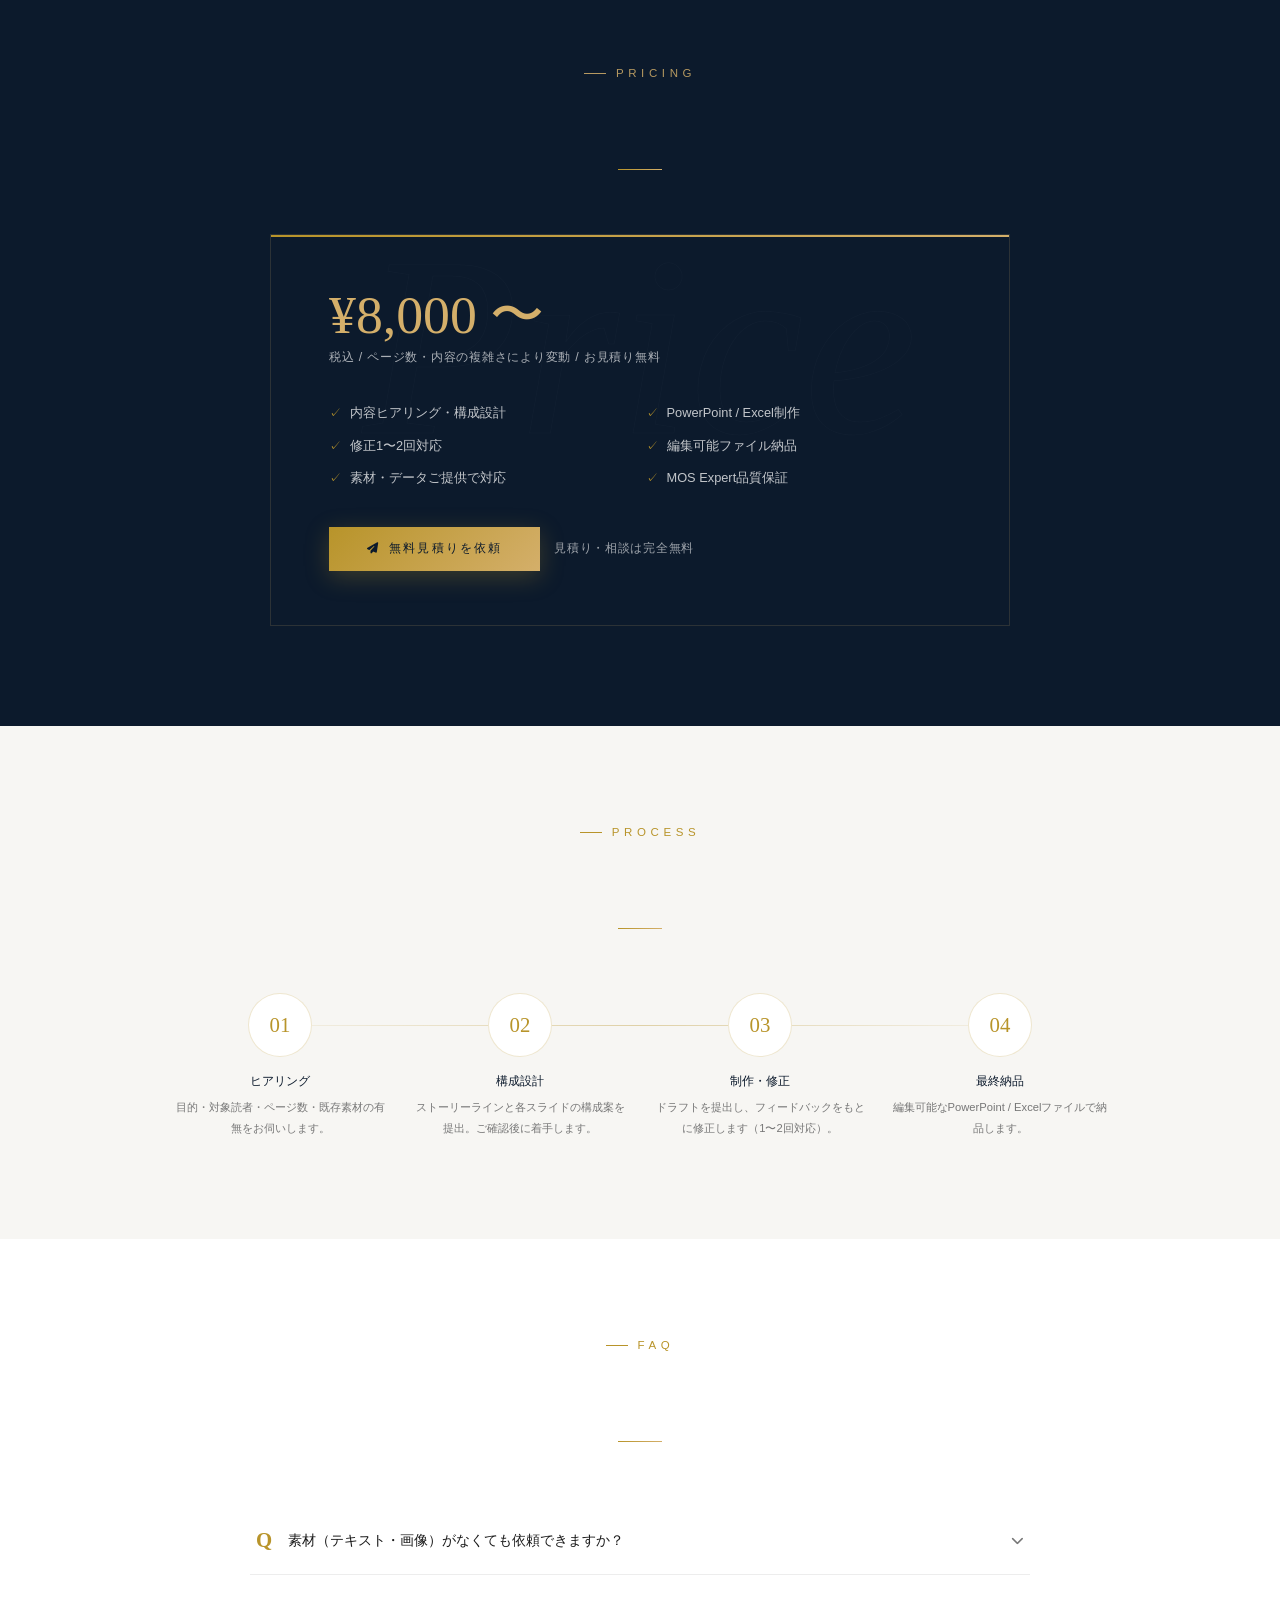
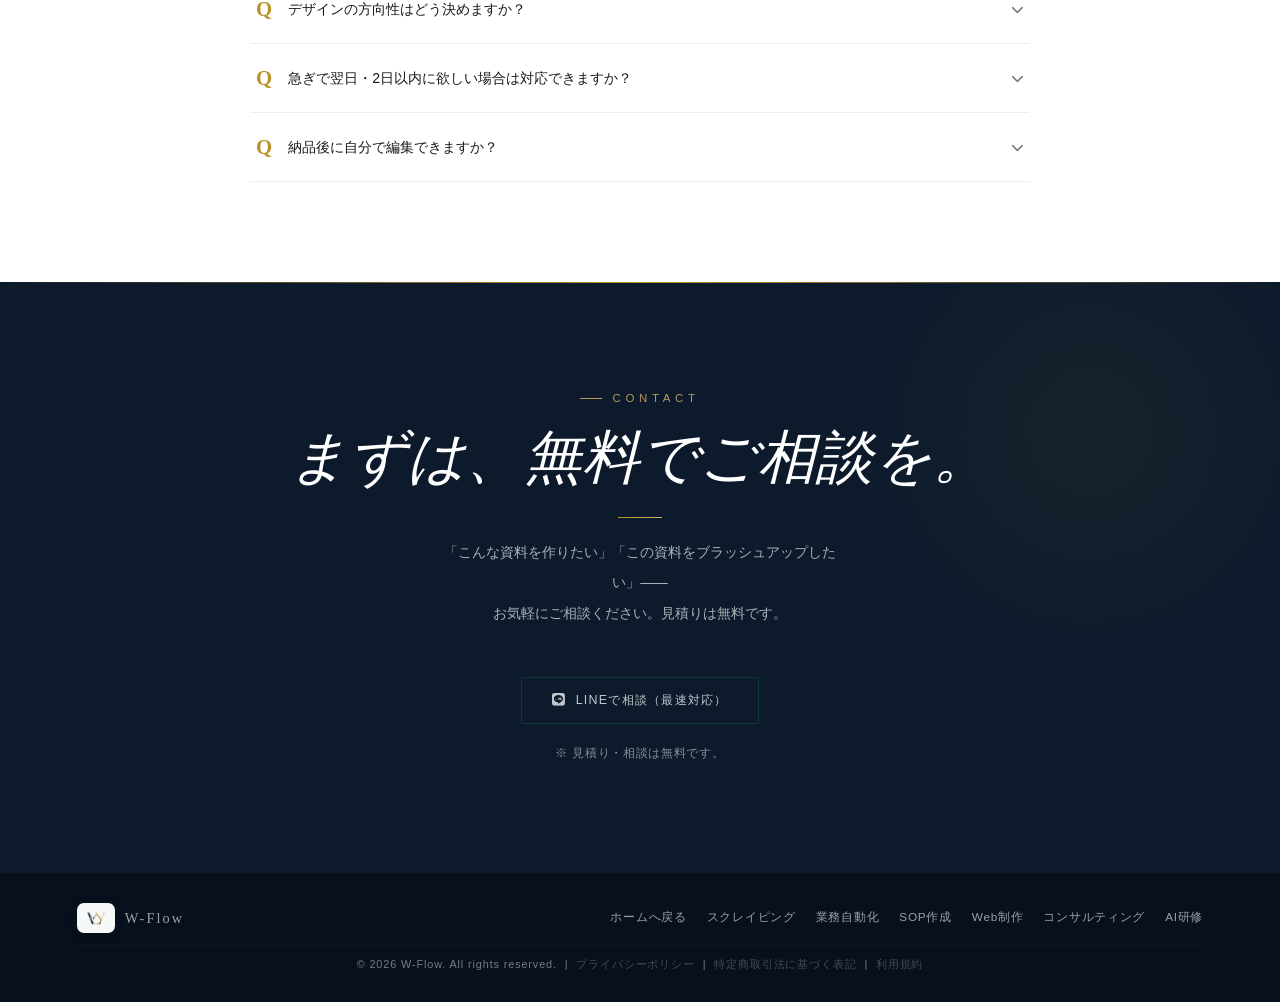
<file: services/document.html>
<!DOCTYPE html>
<html lang="ja">
<head>
  <meta charset="UTF-8">
  <meta name="viewport" content="width=device-width, initial-scale=1.0">
  <meta name="referrer" content="strict-origin-when-cross-origin">
  <meta http-equiv="Content-Security-Policy" content="default-src 'self'; script-src 'self' 'unsafe-inline' https://www.googletagmanager.com; style-src 'self' 'unsafe-inline' https://fonts.googleapis.com https://cdnjs.cloudflare.com; font-src https://fonts.gstatic.com https://cdnjs.cloudflare.com; connect-src https://www.google-analytics.com; img-src 'self' data:;">
  <title>資料作成・プレゼン制作 | W-Flow</title>
  <meta name="description" content="提案書・報告書・説明資料など、複雑な情報をわかりやすく効果的な資料に仕上げます。MOS Expert取得。¥8,000〜・納期2〜5日。">
  <link rel="icon" href="/assets/logo.png" type="image/png">
  <link rel="canonical" href="https://wflowhp.pages.dev/services/document.html">
  <link rel="preconnect" href="https://fonts.googleapis.com">
  <link rel="preconnect" href="https://fonts.gstatic.com" crossorigin>
  <link href="https://fonts.googleapis.com/css2?family=Cormorant+Garamond:ital,wght@0,300;0,400;0,600;1,300;1,400&family=Noto+Sans+JP:wght@300;400;500;700&display=swap" rel="stylesheet">
  <link rel="stylesheet" href="https://cdnjs.cloudflare.com/ajax/libs/font-awesome/6.5.0/css/all.min.css" integrity="sha512-Avb2QiuDEEvB4bZJYdft2mNjVShBftLdPG8FJ0V7irTLQ8Uo0qcPxh4Plq7G5tGm0rU+1SPhVotteLpBERwTkw==" crossorigin="anonymous" referrerpolicy="no-referrer">
  <link rel="stylesheet" href="./style.css">
  <!-- OGP -->
  <meta property="og:type" content="article">
  <meta property="og:title" content="資料作成・プレゼン制作 | W-Flow">
  <meta property="og:description" content="提案書・報告書・説明資料など、複雑な情報をわかりやすく効果的な資料に仕上げます。MOS Expert取得。¥8,000〜・納期2〜5日。">
  <meta property="og:url" content="https://wflowhp.pages.dev/services/document.html">
  <meta property="og:image" content="https://wflowhp.pages.dev/ogp.png">
  <meta property="og:site_name" content="W-Flow">
  <meta property="og:locale" content="ja_JP">
  <meta name="twitter:card" content="summary_large_image">
  <meta name="twitter:image" content="https://wflowhp.pages.dev/ogp.png">
  <!-- GA4 (loaded after cookie consent) -->
  <script>
  window.dataLayer=window.dataLayer||[];function gtag(){dataLayer.push(arguments);}
  function loadGA(){
    if(document.querySelector('script[src*="googletagmanager"]'))return;
    var s=document.createElement('script');s.async=true;
    s.src='https://www.googletagmanager.com/gtag/js?id=G-D25S3HV2BB';
    document.head.appendChild(s);
    gtag('js',new Date());gtag('config','G-D25S3HV2BB');
  }
  if(localStorage.getItem('wflow_cookie_consent')==='accepted'){loadGA();}
  </script>
</head>
<body>

<div id="prog"></div>

<div id="float-line">
  <a href="https://lin.ee/01ZHw9z" target="_blank" rel="noopener noreferrer" class="fl-btn">
    <i class="fa-brands fa-line"></i>
    <span class="fl-badge">最速対応</span>
  </a>
  <span class="fl-label">LINEで相談</span>
</div>

<header id="hdr">
  <a href="../index.html" class="hd-logo">
    <span class="logo-bg"><img src="/assets/logo.png" alt="W-Flow" style="height:28px;"></span>
    <span class="logo-t">W<em>-Flow</em></span>
  </a>
  <div class="hd-right">
    <a href="../index.html#services" class="hd-back"><i class="fa-solid fa-chevron-left"></i> サービス一覧</a>
    <a href="#contact" class="hd-cta"><i class="fa-solid fa-comment-dots" style="font-size:.7rem;"></i> 無料相談</a>
  </div>
</header>

<div class="sv-hero">
  <div class="sv-hero-bg"></div>
  <div class="sv-hero-ov"></div>
  <div class="sv-wm">W</div>
  <div class="sv-con">
    <div class="sv-breadcrumb">
      <a href="../index.html">Home</a>
      <i class="fa-solid fa-chevron-right"></i>
      <a href="../index.html#services">Services</a>
      <i class="fa-solid fa-chevron-right"></i>
      <span>Document</span>
    </div>
    <p class="sv-cat">Service 04 — Document</p>
    <i class="sv-icon-big fa-solid fa-chart-pie"></i>
    <h1 class="sv-h1">伝わる資料で、<br><em>提案を通す。</em></h1>
    <p class="sv-sub">情報はあるのに「伝わらない」「決裁が下りない」——それは資料の構成とビジュアルの問題です。MOS Expert取得の確かな技術で、見た目も論理も整った資料を、想定より早く納品します。</p>
    <div class="sv-btns">
      <a href="#contact" class="btn-g"><i class="fa-brands fa-line" style="font-size:.8rem;"></i> LINEで無料相談</a>
      <a href="#price" class="btn-ghost">料金を見る <i class="fa-solid fa-chevron-down" style="font-size:.6rem;"></i></a>
    </div>
    <div class="sv-stats">
      <div class="sv-stat">
        <div class="sv-stat-v">¥8,000<span style="font-size:1rem;">〜</span></div>
        <div class="sv-stat-l">スタート価格</div>
      </div>
      <div class="sv-stat">
        <div class="sv-stat-v">2〜5<span style="font-size:1rem;">日</span></div>
        <div class="sv-stat-l">標準納期</div>
      </div>
      <div class="sv-stat">
        <div class="sv-stat-v">MOS<span style="font-size:1rem;"> Expert</span></div>
        <div class="sv-stat-l">Excel / Word 取得</div>
      </div>
    </div>
  </div>
</div>

<section class="sv-prob">
  <div class="sec-hd">
    <span class="lbl lbl-w fu">Pain Point</span>
    <div class="rw"><h2 class="ttl ttl-w rv">こんな<em>課題</em>ありませんか？</h2></div>
    <div class="ln ln-c fu d1"></div>
  </div>
  <div class="prob-grid fu d2">
    <div class="prob-card">
      <div class="prob-icon"><i class="fa-solid fa-eye-slash"></i></div>
      <div>
        <p class="prob-q">資料を作ったのに<br>「わかりにくい」と言われる</p>
        <p class="prob-a">情報の詰め込みすぎ・構成の不整合・見た目の問題。伝わる資料には設計が必要です。</p>
      </div>
    </div>
    <div class="prob-card">
      <div class="prob-icon"><i class="fa-solid fa-hourglass-half"></i></div>
      <div>
        <p class="prob-q">資料作成に1日以上かかり<br>本業が圧迫される</p>
        <p class="prob-a">Excel集計・グラフ作成・PowerPointデザインに膨大な時間。外注してコアに集中しましょう。</p>
      </div>
    </div>
    <div class="prob-card">
      <div class="prob-icon"><i class="fa-solid fa-circle-xmark"></i></div>
      <div>
        <p class="prob-q">提案書を出すが<br>なかなか決裁が下りない</p>
        <p class="prob-a">内容より見え方の問題のことが多いです。論理構成・ビジュアル両面から改善します。</p>
      </div>
    </div>
    <div class="prob-card">
      <div class="prob-icon"><i class="fa-solid fa-table-cells"></i></div>
      <div>
        <p class="prob-q">Excelデータを<br>見栄えよく整形できない</p>
        <p class="prob-a">データはあるのにグラフや表が見にくい。MOS Expert品質でデータを美しく可視化します。</p>
      </div>
    </div>
  </div>
</section>

<section class="sv-sol">
  <div class="sec-hd">
    <span class="lbl fu">Deliverables</span>
    <div class="rw"><h2 class="ttl rv">W-Flowが<em>提供するもの</em></h2></div>
    <div class="ln ln-c fu d1"></div>
  </div>
  <div class="sol-grid">
    <div class="sol-card fu d1">
      <div class="sol-n">01</div>
      <div class="sol-icon"><i class="fa-solid fa-display"></i></div>
      <div class="sol-ttl">PowerPoint資料制作</div>
      <p class="sol-tx">提案書・報告書・研修資料・会社案内など。ストーリー構成から入り、スライドデザインを整えます。素材・テキストをご提供いただければゼロから仕上げます。</p>
    </div>
    <div class="sol-card fu d2">
      <div class="sol-n">02</div>
      <div class="sol-icon"><i class="fa-solid fa-chart-bar"></i></div>
      <div class="sol-ttl">Excelデータ可視化・整形</div>
      <p class="sol-tx">売上レポート・KPIダッシュボード・分析資料など。グラフ作成・条件付き書式・ピボットテーブルを活用し、データを一目でわかる形に整理します。</p>
    </div>
    <div class="sol-card fu d3">
      <div class="sol-n">03</div>
      <div class="sol-icon"><i class="fa-solid fa-sitemap"></i></div>
      <div class="sol-ttl">構成設計・ストーリーライン</div>
      <p class="sol-tx">「何を・どの順番で・どう伝えるか」の設計から入ります。MECE・ピラミッドストラクチャーを意識した論理的な流れを構築し、見る人が迷わない資料を作ります。</p>
    </div>
  </div>
</section>

<section class="sv-cases">
  <div class="sec-hd">
    <span class="lbl fu">Case Studies</span>
    <div class="rw"><h2 class="ttl rv">解決<em>事例</em></h2></div>
    <div class="ln ln-c fu d1"></div>
  </div>
  <div class="cases-grid">
    <div class="case-card fu d1">
      <p class="case-cat">営業 / 提案書</p>
      <h3 class="case-ttl">新規顧客向け提案書をゼロから制作・受注率改善</h3>
      <p class="case-tx">テキストのみのWordメモを元に、20ページの提案書をPowerPointで制作。ビフォーアフターを見せるスライド構成・競合比較表・ROIシミュレーション等を追加し、提案の説得力が向上。</p>
      <span class="case-result">提案の通過率が改善</span>
    </div>
    <div class="case-card fu d2">
      <p class="case-cat">経営 / 報告資料</p>
      <h3 class="case-ttl">月次経営会議向けKPIレポートを自動生成化</h3>
      <p class="case-tx">Excelの売上・KPIデータを毎月自動集計・グラフ化・レポート出力するExcelダッシュボードを構築。毎月の報告資料作成を大幅に効率化。</p>
      <span class="case-result">月次資料作成を大幅に効率化</span>
    </div>
    <div class="case-card fu d3">
      <p class="case-cat">人事 / 研修資料</p>
      <h3 class="case-ttl">新入社員研修テキストのデザインリニューアル</h3>
      <p class="case-tx">古いWordファイルで運用していた研修テキストを、図解・イラスト・チェックリスト付きのPowerPoint形式にリニューアル。受講者のアンケートスコアが大幅改善。</p>
      <span class="case-result">受講者満足度が大幅に向上</span>
    </div>
  </div>
</section>

<section class="sv-price" id="price">
  <div class="sec-hd">
    <span class="lbl lbl-w fu">Pricing</span>
    <div class="rw"><h2 class="ttl ttl-w rv">料金・<em>納期</em></h2></div>
    <div class="ln ln-c fu d1"></div>
  </div>
  <div class="price-box fu d2">
    <div class="price-range">¥8,000 〜</div>
    <p class="price-note">税込 / ページ数・内容の複雑さにより変動 / お見積り無料</p>
    <div class="price-includes">
      <div class="price-item">内容ヒアリング・構成設計</div>
      <div class="price-item">PowerPoint / Excel制作</div>
      <div class="price-item">修正1〜2回対応</div>
      <div class="price-item">編集可能ファイル納品</div>
      <div class="price-item">素材・データご提供で対応</div>
      <div class="price-item">MOS Expert品質保証</div>
    </div>
    <div class="price-cta-wrap">
      <a href="#contact" class="btn-g"><i class="fa-solid fa-paper-plane" style="font-size:.7rem;"></i> 無料見積りを依頼</a>
      <span class="price-free">見積り・相談は完全無料</span>
    </div>
  </div>
</section>

<section class="sv-proc">
  <div class="sec-hd">
    <span class="lbl fu">Process</span>
    <div class="rw"><h2 class="ttl rv">ご依頼の<em>流れ</em></h2></div>
    <div class="ln ln-c fu d1"></div>
  </div>
  <div class="proc4">
    <div class="p4-step fu d1"><div class="p4-c">01</div><div class="p4-nm">ヒアリング</div><p class="p4-tx">目的・対象読者・ページ数・既存素材の有無をお伺いします。</p></div>
    <div class="p4-step fu d2"><div class="p4-c">02</div><div class="p4-nm">構成設計</div><p class="p4-tx">ストーリーラインと各スライドの構成案を提出。ご確認後に着手します。</p></div>
    <div class="p4-step fu d3"><div class="p4-c">03</div><div class="p4-nm">制作・修正</div><p class="p4-tx">ドラフトを提出し、フィードバックをもとに修正します（1〜2回対応）。</p></div>
    <div class="p4-step fu d4"><div class="p4-c">04</div><div class="p4-nm">最終納品</div><p class="p4-tx">編集可能なPowerPoint / Excelファイルで納品します。</p></div>
  </div>
</section>

<section class="sv-faq">
  <div class="sec-hd">
    <span class="lbl fu">FAQ</span>
    <div class="rw"><h2 class="ttl rv">よくある<em>ご質問</em></h2></div>
    <div class="ln ln-c fu d1"></div>
  </div>
  <div class="faq-list">
    <div class="faq-item fu d1">
      <div class="faq-q" onclick="toggleFaq(this)">
        <span class="faq-q-mark">Q</span>
        <span class="faq-q-txt">素材（テキスト・画像）がなくても依頼できますか？</span>
        <span class="faq-arrow"><i class="fa-solid fa-chevron-down"></i></span>
      </div>
      <div class="faq-a"><p class="faq-a-in">はい、箇条書きのメモやExcelデータだけでも対応可能です。構成設計・文章整理・フリー素材の選定も含めてお任せいただけます。「伝えたいこと」さえあれば大丈夫です。</p></div>
    </div>
    <div class="faq-item fu d2">
      <div class="faq-q" onclick="toggleFaq(this)">
        <span class="faq-q-mark">Q</span>
        <span class="faq-q-txt">デザインの方向性はどう決めますか？</span>
        <span class="faq-arrow"><i class="fa-solid fa-chevron-down"></i></span>
      </div>
      <div class="faq-a"><p class="faq-a-in">ご希望のテイスト（シンプル・プロフェッショナル・親しみやすいなど）や、参考にしたい資料・会社のコーポレートカラーをお知らせください。サンプルをお見せしながら方向性を決めます。</p></div>
    </div>
    <div class="faq-item fu d3">
      <div class="faq-q" onclick="toggleFaq(this)">
        <span class="faq-q-mark">Q</span>
        <span class="faq-q-txt">急ぎで翌日・2日以内に欲しい場合は対応できますか？</span>
        <span class="faq-arrow"><i class="fa-solid fa-chevron-down"></i></span>
      </div>
      <div class="faq-a"><p class="faq-a-in">ご依頼タイミングとスケジュール次第ですが、特急対応も可能な場合があります。まずはLINEで納期を明記の上ご相談ください。特急料金が発生する場合があります。</p></div>
    </div>
    <div class="faq-item fu d4">
      <div class="faq-q" onclick="toggleFaq(this)">
        <span class="faq-q-mark">Q</span>
        <span class="faq-q-txt">納品後に自分で編集できますか？</span>
        <span class="faq-arrow"><i class="fa-solid fa-chevron-down"></i></span>
      </div>
      <div class="faq-a"><p class="faq-a-in">はい、編集可能なファイル（PowerPoint・Excelなど）でお渡しします。フォント・カラーなどの変更が容易にできるよう、スタイルを統一して設計します。</p></div>
    </div>
  </div>
</section>

<section class="sv-cta" id="contact">
  <div class="cta-orb"></div>
  <span class="lbl lbl-w fu" style="justify-content:center;margin-bottom:16px;">Contact</span>
  <h2 class="ct-ttl fu d1">まずは、無料でご相談を。</h2>
  <div class="ln ln-c fu d2"></div>
  <p class="ct-sub fu d2">「こんな資料を作りたい」「この資料をブラッシュアップしたい」——<br>お気軽にご相談ください。見積りは無料です。</p>
  <div class="ct-links fu d3">
    <a href="https://lin.ee/01ZHw9z" target="_blank" rel="noopener noreferrer" class="c-btn c-btn-line"><i class="fa-brands fa-line"></i>LINEで相談（最速対応）</a>
  </div>
  <p class="ct-note fu d4">※ 見積り・相談は無料です。</p>
</section>

<footer class="sv-footer">
  <div class="sv-footer-inner">
    <a href="../index.html" class="ft-logo">
      <span class="logo-bg"><img src="/assets/logo.png" alt="W-Flow" style="height:22px;"></span>
      <span class="ft-logo-t">W-Flow</span>
    </a>
    <div class="sv-footer-links">
      <a href="../index.html">ホームへ戻る</a>
      <a href="./scraping.html">スクレイピング</a>
      <a href="./automation.html">業務自動化</a>
      <a href="./sop.html">SOP作成</a>
      <a href="./web.html">Web制作</a>
      <a href="./consulting.html">コンサルティング</a>
      <a href="./ai.html">AI研修</a>
    </div>
  </div>
  <p class="ft-copy">&copy; 2026 W-Flow. All rights reserved. &nbsp;&vert;&nbsp; <a href="../privacy.html" style="color:inherit;opacity:.55;transition:opacity .3s;">プライバシーポリシー</a> &nbsp;&vert;&nbsp; <a href="../tokusho.html" style="color:inherit;opacity:.55;transition:opacity .3s;">特定商取引法に基づく表記</a> &nbsp;&vert;&nbsp; <a href="../terms.html" style="color:inherit;opacity:.55;transition:opacity .3s;">利用規約</a></p>
</footer>

<!-- Cookie Consent Banner -->
<div id="cookie-banner">
  <p>当サイトでは、アクセス解析のためにCookieを使用しています。詳しくは<a href="../privacy.html">プライバシーポリシー</a>をご覧ください。</p>
  <div class="cb-btns">
    <button class="cb-btn cb-reject" onclick="handleCookie('rejected')">拒否</button>
    <button class="cb-btn cb-accept" onclick="handleCookie('accepted')">同意する</button>
  </div>
</div>

<script src="./script.js"></script>
</body>
</html>
</file>
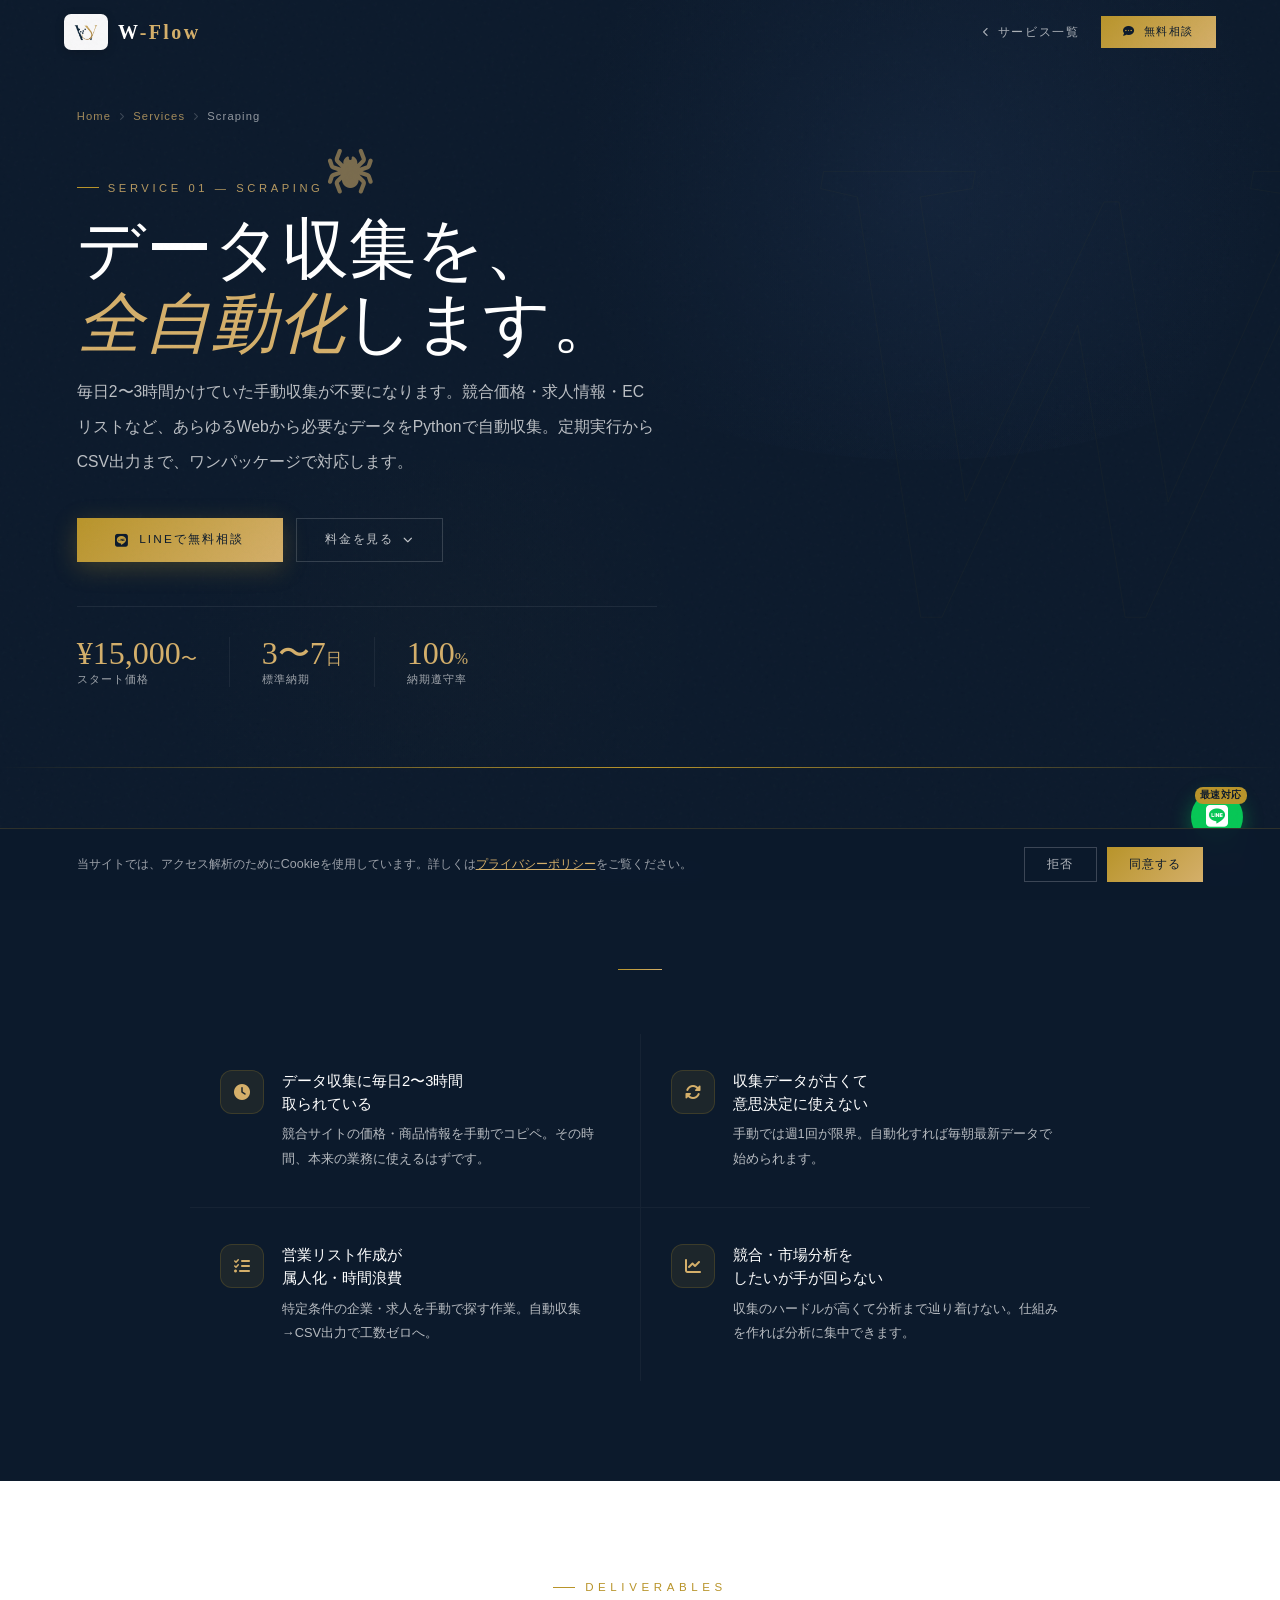
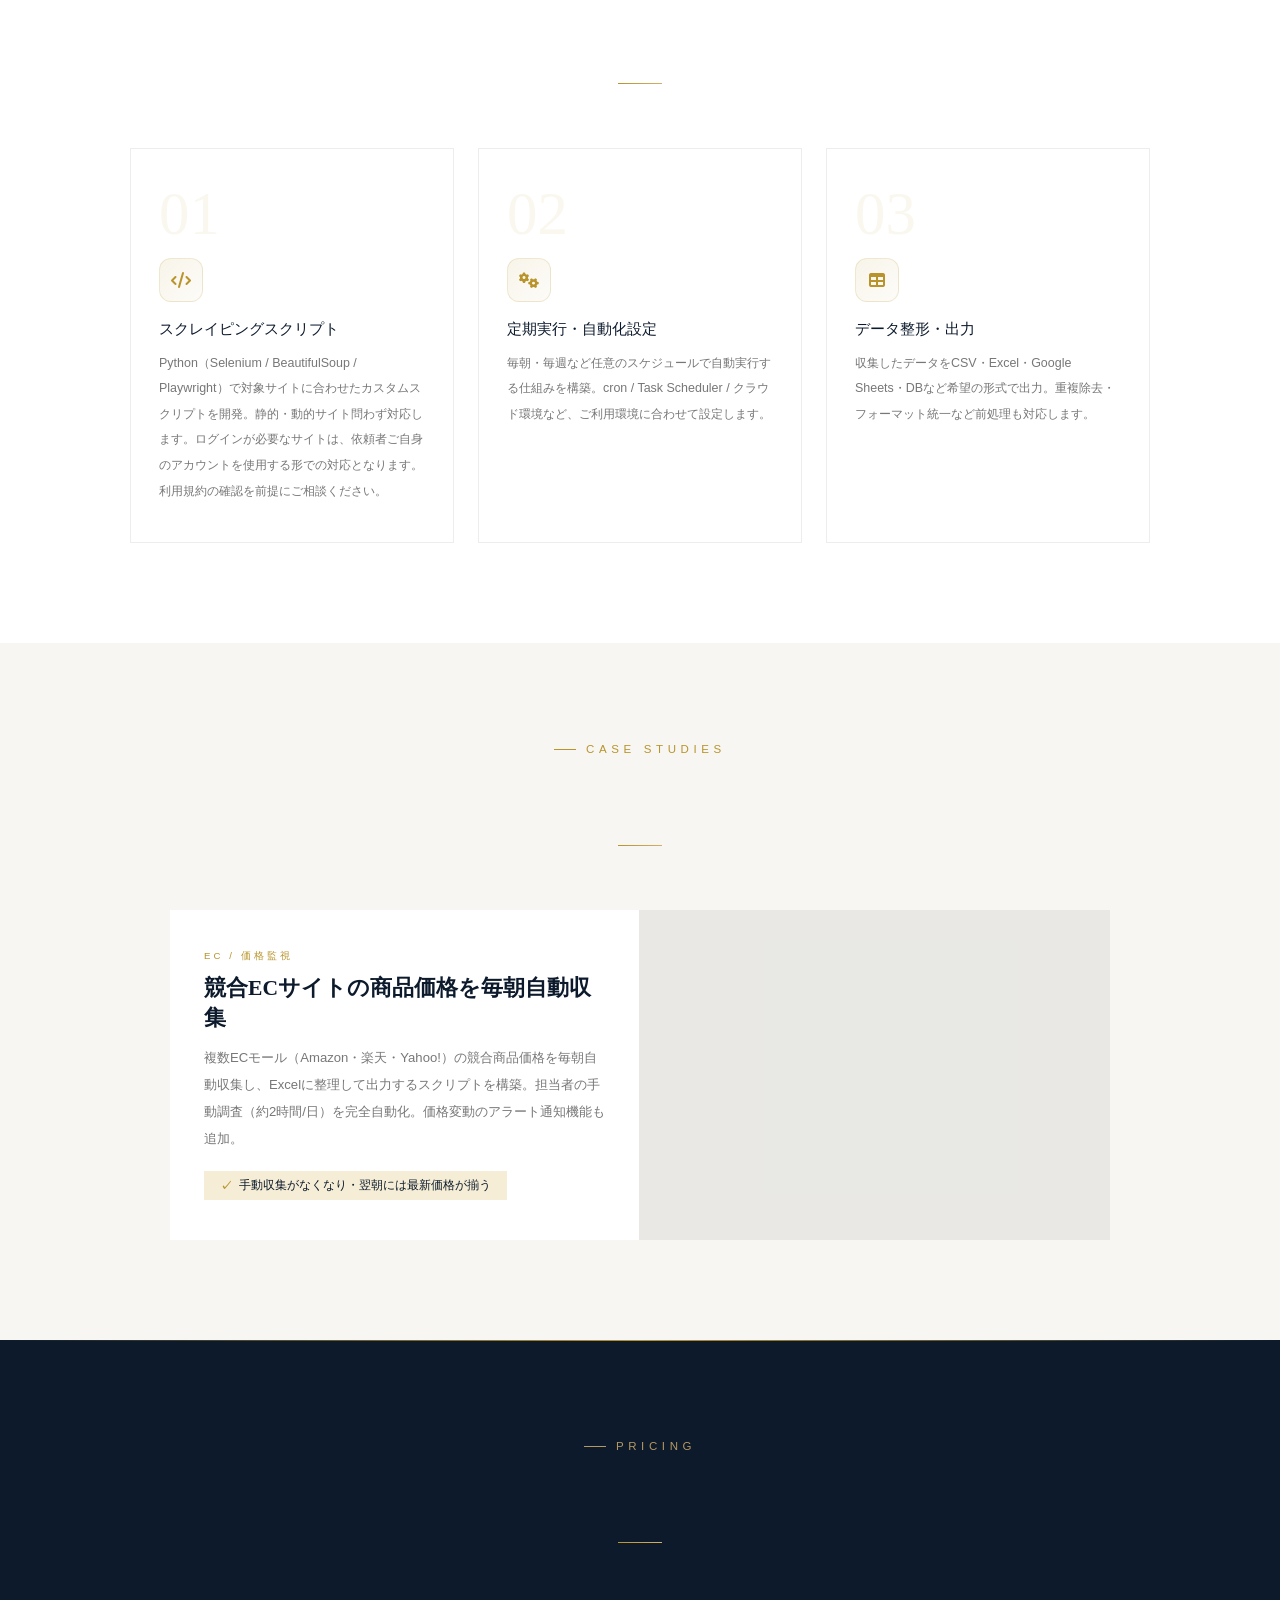
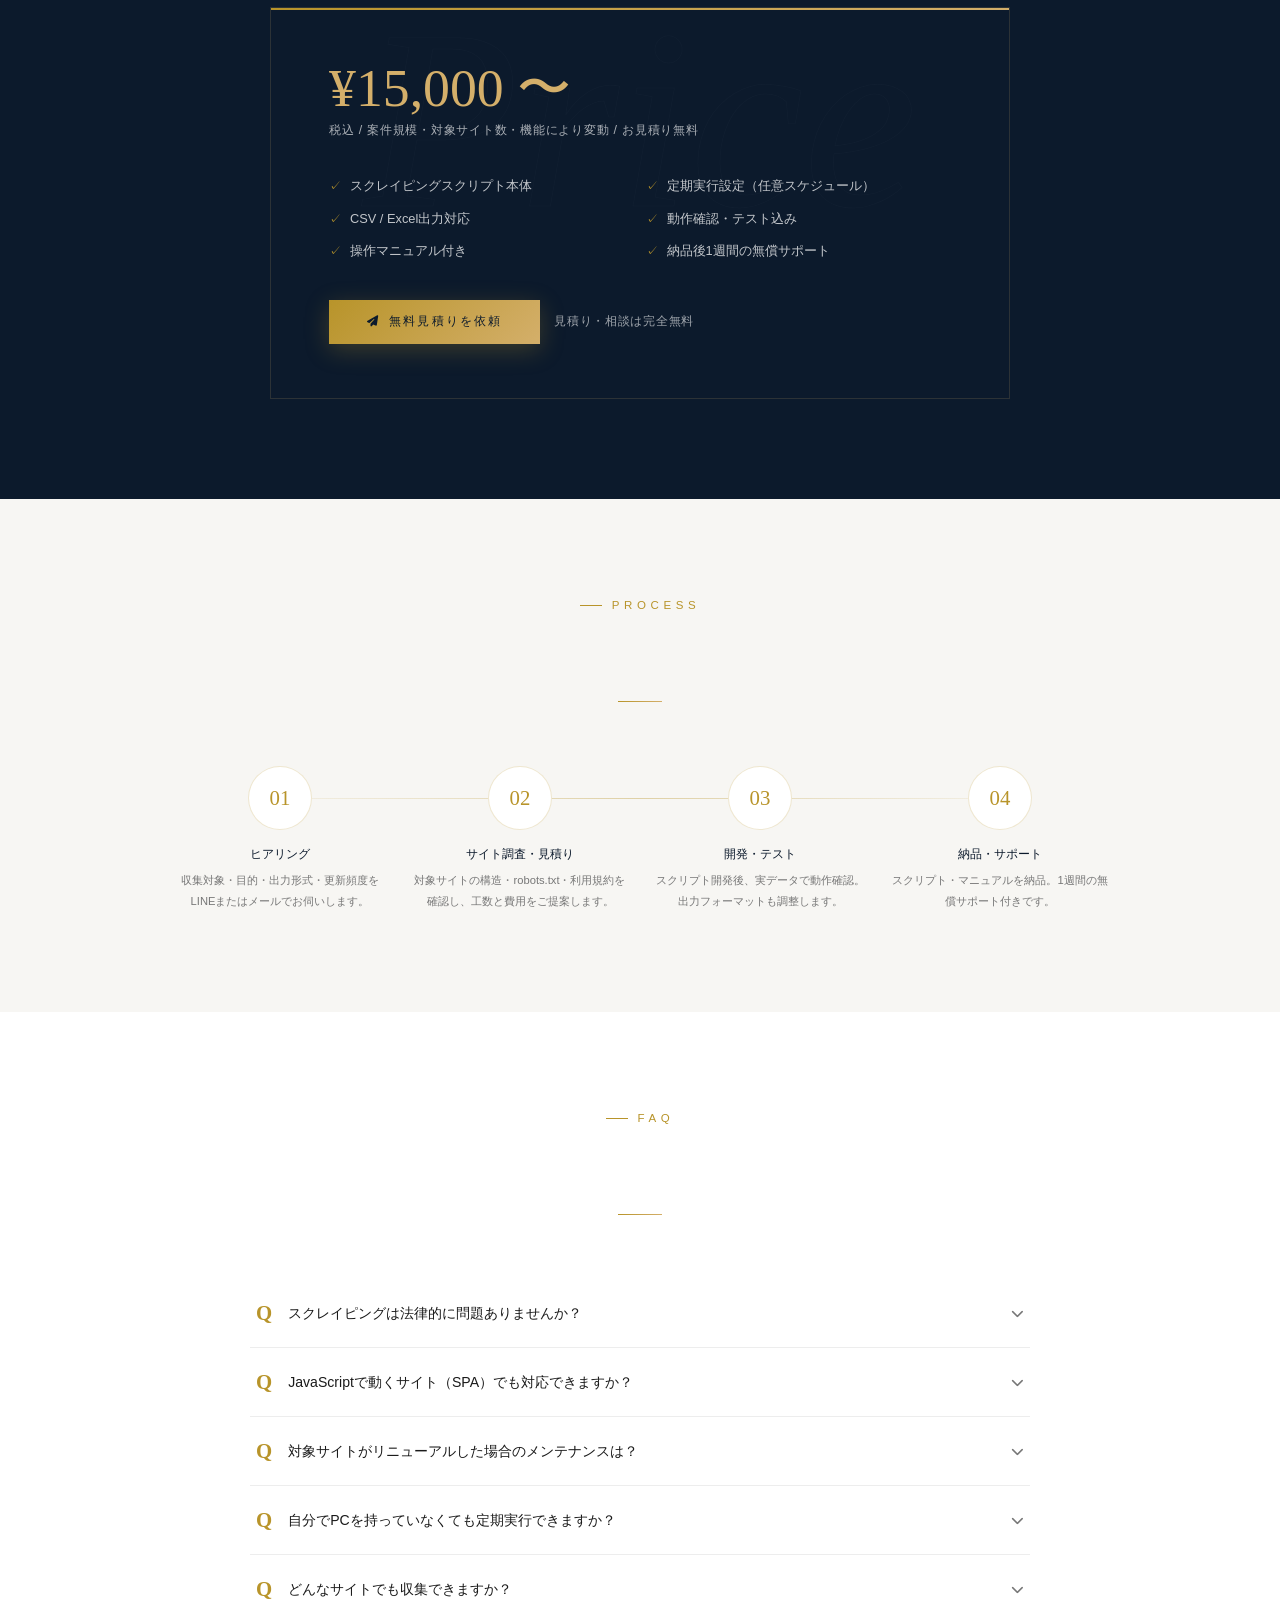
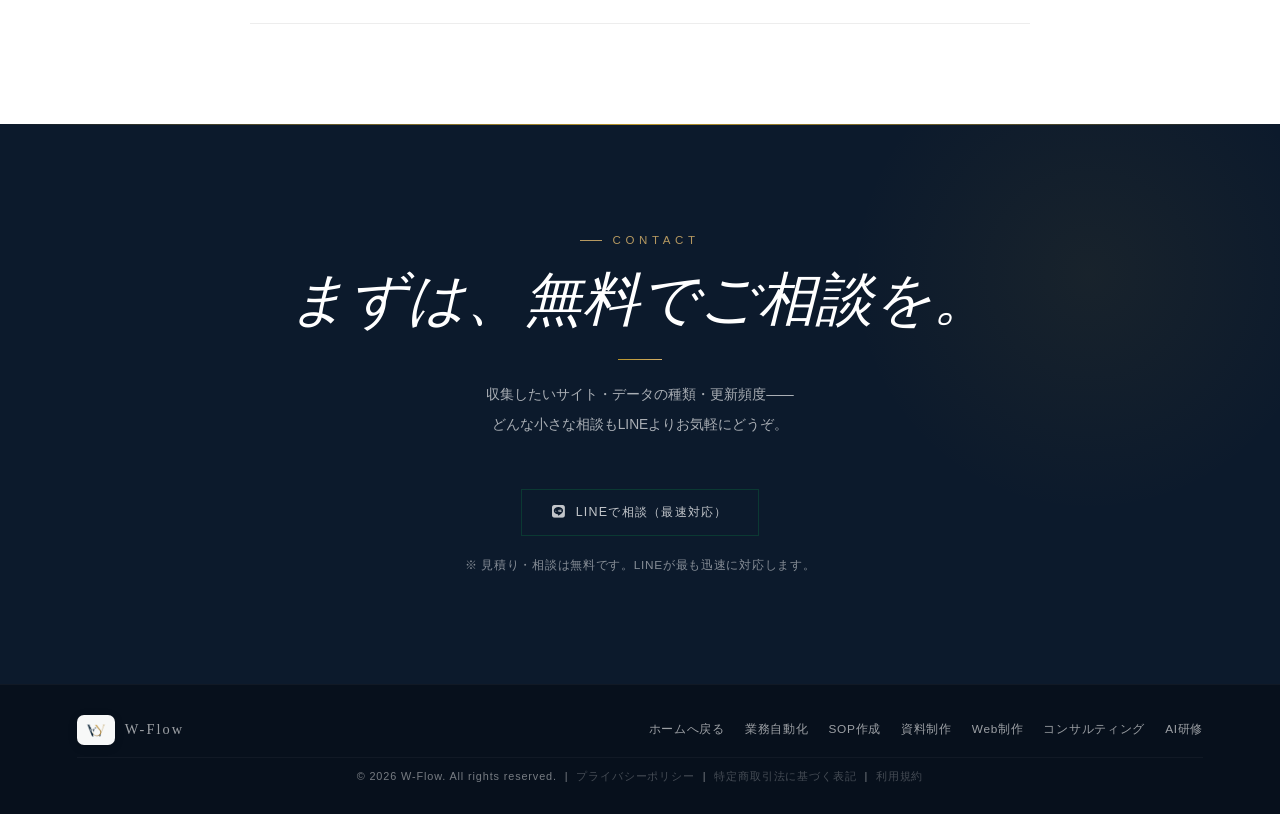
<file: services/scraping.html>
<!DOCTYPE html>
<html lang="ja">
<head>
  <meta charset="UTF-8">
  <meta name="viewport" content="width=device-width, initial-scale=1.0">
  <meta name="referrer" content="strict-origin-when-cross-origin">
  <meta http-equiv="Content-Security-Policy" content="default-src 'self'; script-src 'self' 'unsafe-inline' https://www.googletagmanager.com; style-src 'self' 'unsafe-inline' https://fonts.googleapis.com https://cdnjs.cloudflare.com; font-src https://fonts.gstatic.com https://cdnjs.cloudflare.com; connect-src https://www.google-analytics.com; img-src 'self' data:;">
  <title>Webスクレイピング・データ収集 | W-Flow</title>
  <meta name="description" content="価格監視・求人収集・リスト作成など、あらゆるWebからの情報収集を自動化。Python・Selenium対応、¥15,000〜・納期3〜7日。">
  <link rel="icon" href="/assets/logo.png" type="image/png">
  <link rel="canonical" href="https://wflowhp.pages.dev/services/scraping.html">
  <link rel="preconnect" href="https://fonts.googleapis.com">
  <link rel="preconnect" href="https://fonts.gstatic.com" crossorigin>
  <link href="https://fonts.googleapis.com/css2?family=Cormorant+Garamond:ital,wght@0,300;0,400;0,600;1,300;1,400&family=Noto+Sans+JP:wght@300;400;500;700&display=swap" rel="stylesheet">
  <link rel="stylesheet" href="https://cdnjs.cloudflare.com/ajax/libs/font-awesome/6.5.0/css/all.min.css" integrity="sha512-Avb2QiuDEEvB4bZJYdft2mNjVShBftLdPG8FJ0V7irTLQ8Uo0qcPxh4Plq7G5tGm0rU+1SPhVotteLpBERwTkw==" crossorigin="anonymous" referrerpolicy="no-referrer">
  <link rel="stylesheet" href="./style.css">
  <!-- OGP -->
  <meta property="og:type" content="article">
  <meta property="og:title" content="Webスクレイピング・データ収集 | W-Flow">
  <meta property="og:description" content="価格監視・求人収集・リスト作成など、あらゆるWebからの情報収集を自動化。Python・Selenium対応、¥15,000〜・納期3〜7日。">
  <meta property="og:url" content="https://wflowhp.pages.dev/services/scraping.html">
  <meta property="og:image" content="https://wflowhp.pages.dev/ogp.png">
  <meta property="og:site_name" content="W-Flow">
  <meta property="og:locale" content="ja_JP">
  <meta name="twitter:card" content="summary_large_image">
  <meta name="twitter:image" content="https://wflowhp.pages.dev/ogp.png">
  <!-- GA4 (loaded after cookie consent) -->
  <script>
  window.dataLayer=window.dataLayer||[];function gtag(){dataLayer.push(arguments);}
  function loadGA(){
    if(document.querySelector('script[src*="googletagmanager"]'))return;
    var s=document.createElement('script');s.async=true;
    s.src='https://www.googletagmanager.com/gtag/js?id=G-D25S3HV2BB';
    document.head.appendChild(s);
    gtag('js',new Date());gtag('config','G-D25S3HV2BB');
  }
  if(localStorage.getItem('wflow_cookie_consent')==='accepted'){loadGA();}
  </script>
</head>
<body>

<div id="prog"></div>

<div id="float-line">
  <a href="https://lin.ee/01ZHw9z" target="_blank" rel="noopener noreferrer" class="fl-btn">
    <i class="fa-brands fa-line"></i>
    <span class="fl-badge">最速対応</span>
  </a>
  <span class="fl-label">LINEで相談</span>
</div>

<header id="hdr">
  <a href="../index.html" class="hd-logo">
    <span class="logo-bg"><img src="/assets/logo.png" alt="W-Flow" style="height:28px;"></span>
    <span class="logo-t">W<em>-Flow</em></span>
  </a>
  <div class="hd-right">
    <a href="../index.html#services" class="hd-back"><i class="fa-solid fa-chevron-left"></i> サービス一覧</a>
    <a href="#contact" class="hd-cta"><i class="fa-solid fa-comment-dots" style="font-size:.7rem;"></i> 無料相談</a>
  </div>
</header>

<!-- HERO -->
<div class="sv-hero">
  <div class="sv-hero-bg"></div>
  <div class="sv-hero-ov"></div>
  <div class="sv-wm">W</div>
  <div class="sv-con">
    <div class="sv-breadcrumb">
      <a href="../index.html">Home</a>
      <i class="fa-solid fa-chevron-right"></i>
      <a href="../index.html#services">Services</a>
      <i class="fa-solid fa-chevron-right"></i>
      <span>Scraping</span>
    </div>
    <p class="sv-cat">Service 01 — Scraping</p>
    <i class="sv-icon-big fa-solid fa-spider"></i>
    <h1 class="sv-h1">データ収集を、<br><em>全自動化</em>します。</h1>
    <p class="sv-sub">毎日2〜3時間かけていた手動収集が不要になります。競合価格・求人情報・ECリストなど、あらゆるWebから必要なデータをPythonで自動収集。定期実行からCSV出力まで、ワンパッケージで対応します。</p>
    <div class="sv-btns">
      <a href="#contact" class="btn-g"><i class="fa-brands fa-line" style="font-size:.8rem;"></i> LINEで無料相談</a>
      <a href="#price" class="btn-ghost">料金を見る <i class="fa-solid fa-chevron-down" style="font-size:.6rem;"></i></a>
    </div>
    <div class="sv-stats">
      <div class="sv-stat">
        <div class="sv-stat-v">¥15,000<span style="font-size:1rem;">〜</span></div>
        <div class="sv-stat-l">スタート価格</div>
      </div>
      <div class="sv-stat">
        <div class="sv-stat-v">3〜7<span style="font-size:1rem;">日</span></div>
        <div class="sv-stat-l">標準納期</div>
      </div>
      <div class="sv-stat">
        <div class="sv-stat-v">100<span style="font-size:1rem;">%</span></div>
        <div class="sv-stat-l">納期遵守率</div>
      </div>
    </div>
  </div>
</div>

<!-- PROBLEM -->
<section class="sv-prob">
  <div class="sec-hd">
    <span class="lbl lbl-w fu">Pain Point</span>
    <div class="rw"><h2 class="ttl ttl-w rv">こんな<em>課題</em>ありませんか？</h2></div>
    <div class="ln ln-c fu d1"></div>
  </div>
  <div class="prob-grid fu d2">
    <div class="prob-card">
      <div class="prob-icon"><i class="fa-solid fa-clock"></i></div>
      <div>
        <p class="prob-q">データ収集に毎日2〜3時間<br>取られている</p>
        <p class="prob-a">競合サイトの価格・商品情報を手動でコピペ。その時間、本来の業務に使えるはずです。</p>
      </div>
    </div>
    <div class="prob-card">
      <div class="prob-icon"><i class="fa-solid fa-rotate"></i></div>
      <div>
        <p class="prob-q">収集データが古くて<br>意思決定に使えない</p>
        <p class="prob-a">手動では週1回が限界。自動化すれば毎朝最新データで始められます。</p>
      </div>
    </div>
    <div class="prob-card">
      <div class="prob-icon"><i class="fa-solid fa-list-check"></i></div>
      <div>
        <p class="prob-q">営業リスト作成が<br>属人化・時間浪費</p>
        <p class="prob-a">特定条件の企業・求人を手動で探す作業。自動収集→CSV出力で工数ゼロへ。</p>
      </div>
    </div>
    <div class="prob-card">
      <div class="prob-icon"><i class="fa-solid fa-chart-line"></i></div>
      <div>
        <p class="prob-q">競合・市場分析を<br>したいが手が回らない</p>
        <p class="prob-a">収集のハードルが高くて分析まで辿り着けない。仕組みを作れば分析に集中できます。</p>
      </div>
    </div>
  </div>
</section>

<!-- SOLUTION -->
<section class="sv-sol">
  <div class="sec-hd">
    <span class="lbl fu">Deliverables</span>
    <div class="rw"><h2 class="ttl rv">W-Flowが<em>提供するもの</em></h2></div>
    <div class="ln ln-c fu d1"></div>
  </div>
  <div class="sol-grid">
    <div class="sol-card fu d1">
      <div class="sol-n">01</div>
      <div class="sol-icon"><i class="fa-solid fa-code"></i></div>
      <div class="sol-ttl">スクレイピングスクリプト</div>
      <p class="sol-tx">Python（Selenium / BeautifulSoup / Playwright）で対象サイトに合わせたカスタムスクリプトを開発。静的・動的サイト問わず対応します。ログインが必要なサイトは、依頼者ご自身のアカウントを使用する形での対応となります。利用規約の確認を前提にご相談ください。</p>
    </div>
    <div class="sol-card fu d2">
      <div class="sol-n">02</div>
      <div class="sol-icon"><i class="fa-solid fa-gears"></i></div>
      <div class="sol-ttl">定期実行・自動化設定</div>
      <p class="sol-tx">毎朝・毎週など任意のスケジュールで自動実行する仕組みを構築。cron / Task Scheduler / クラウド環境など、ご利用環境に合わせて設定します。</p>
    </div>
    <div class="sol-card fu d3">
      <div class="sol-n">03</div>
      <div class="sol-icon"><i class="fa-solid fa-table"></i></div>
      <div class="sol-ttl">データ整形・出力</div>
      <p class="sol-tx">収集したデータをCSV・Excel・Google Sheets・DBなど希望の形式で出力。重複除去・フォーマット統一など前処理も対応します。</p>
    </div>
  </div>
</section>

<!-- CASES -->
<section class="sv-cases">
  <div class="sec-hd">
    <span class="lbl fu">Case Studies</span>
    <div class="rw"><h2 class="ttl rv">解決<em>事例</em></h2></div>
    <div class="ln ln-c fu d1"></div>
  </div>
  <div class="cases-grid">
    <div class="case-card fu d1">
      <p class="case-cat">EC / 価格監視</p>
      <h3 class="case-ttl">競合ECサイトの商品価格を毎朝自動収集</h3>
      <p class="case-tx">複数ECモール（Amazon・楽天・Yahoo!）の競合商品価格を毎朝自動収集し、Excelに整理して出力するスクリプトを構築。担当者の手動調査（約2時間/日）を完全自動化。価格変動のアラート通知機能も追加。</p>
      <span class="case-result">手動収集がなくなり・翌朝には最新価格が揃う</span>
    </div>
  </div>
</section>

<!-- PRICING -->
<section class="sv-price" id="price">
  <div class="sec-hd">
    <span class="lbl lbl-w fu">Pricing</span>
    <div class="rw"><h2 class="ttl ttl-w rv">料金・<em>納期</em></h2></div>
    <div class="ln ln-c fu d1"></div>
  </div>
  <div class="price-box fu d2">
    <div class="price-range">¥15,000 〜</div>
    <p class="price-note">税込 / 案件規模・対象サイト数・機能により変動 / お見積り無料</p>
    <div class="price-includes">
      <div class="price-item">スクレイピングスクリプト本体</div>
      <div class="price-item">定期実行設定（任意スケジュール）</div>
      <div class="price-item">CSV / Excel出力対応</div>
      <div class="price-item">動作確認・テスト込み</div>
      <div class="price-item">操作マニュアル付き</div>
      <div class="price-item">納品後1週間の無償サポート</div>
    </div>
    <div class="price-cta-wrap">
      <a href="#contact" class="btn-g"><i class="fa-solid fa-paper-plane" style="font-size:.7rem;"></i> 無料見積りを依頼</a>
      <span class="price-free">見積り・相談は完全無料</span>
    </div>
  </div>
</section>

<!-- PROCESS -->
<section class="sv-proc">
  <div class="sec-hd">
    <span class="lbl fu">Process</span>
    <div class="rw"><h2 class="ttl rv">ご依頼の<em>流れ</em></h2></div>
    <div class="ln ln-c fu d1"></div>
  </div>
  <div class="proc4">
    <div class="p4-step fu d1"><div class="p4-c">01</div><div class="p4-nm">ヒアリング</div><p class="p4-tx">収集対象・目的・出力形式・更新頻度をLINEまたはメールでお伺いします。</p></div>
    <div class="p4-step fu d2"><div class="p4-c">02</div><div class="p4-nm">サイト調査・見積り</div><p class="p4-tx">対象サイトの構造・robots.txt・利用規約を確認し、工数と費用をご提案します。</p></div>
    <div class="p4-step fu d3"><div class="p4-c">03</div><div class="p4-nm">開発・テスト</div><p class="p4-tx">スクリプト開発後、実データで動作確認。出力フォーマットも調整します。</p></div>
    <div class="p4-step fu d4"><div class="p4-c">04</div><div class="p4-nm">納品・サポート</div><p class="p4-tx">スクリプト・マニュアルを納品。1週間の無償サポート付きです。</p></div>
  </div>
</section>

<!-- FAQ -->
<section class="sv-faq">
  <div class="sec-hd">
    <span class="lbl fu">FAQ</span>
    <div class="rw"><h2 class="ttl rv">よくある<em>ご質問</em></h2></div>
    <div class="ln ln-c fu d1"></div>
  </div>
  <div class="faq-list">
    <div class="faq-item fu d1">
      <div class="faq-q" onclick="toggleFaq(this)">
        <span class="faq-q-mark">Q</span>
        <span class="faq-q-txt">スクレイピングは法律的に問題ありませんか？</span>
        <span class="faq-arrow"><i class="fa-solid fa-chevron-down"></i></span>
      </div>
      <div class="faq-a"><p class="faq-a-in">robots.txtの遵守・利用規約の確認・適切なリクエスト間隔の設定を徹底しています。ご依頼前に対象サイトを必ず確認し、法的・倫理的に問題のある案件はお断りする場合があります。ご安心してご相談ください。</p></div>
    </div>
    <div class="faq-item fu d2">
      <div class="faq-q" onclick="toggleFaq(this)">
        <span class="faq-q-mark">Q</span>
        <span class="faq-q-txt">JavaScriptで動くサイト（SPA）でも対応できますか？</span>
        <span class="faq-arrow"><i class="fa-solid fa-chevron-down"></i></span>
      </div>
      <div class="faq-a"><p class="faq-a-in">はい、対応可能です。Selenium・Playwrightなどのブラウザ自動化ツールを使用することで、JavaScript描画が必要なサイトにも対応します。ログイン・無限スクロール・ページネーションも処理できます。</p></div>
    </div>
    <div class="faq-item fu d3">
      <div class="faq-q" onclick="toggleFaq(this)">
        <span class="faq-q-mark">Q</span>
        <span class="faq-q-txt">対象サイトがリニューアルした場合のメンテナンスは？</span>
        <span class="faq-arrow"><i class="fa-solid fa-chevron-down"></i></span>
      </div>
      <div class="faq-a"><p class="faq-a-in">サイト構造の変更によりスクリプトが動作しなくなった場合の修正対応プランをご用意しています。単発の修正対応（¥5,000〜）または月次メンテナンスプランをご選択いただけます。</p></div>
    </div>
    <div class="faq-item fu d4">
      <div class="faq-q" onclick="toggleFaq(this)">
        <span class="faq-q-mark">Q</span>
        <span class="faq-q-txt">自分でPCを持っていなくても定期実行できますか？</span>
        <span class="faq-arrow"><i class="fa-solid fa-chevron-down"></i></span>
      </div>
      <div class="faq-a"><p class="faq-a-in">はい、VPS（仮想サーバー）やGoogle Cloud Run等のクラウド環境で定期実行する仕組みも構築できます。PCが不要で24時間自動収集が可能です。環境構築費用は別途ご相談ください。</p></div>
    </div>
    <div class="faq-item fu d5">
      <div class="faq-q" onclick="toggleFaq(this)">
        <span class="faq-q-mark">Q</span>
        <span class="faq-q-txt">どんなサイトでも収集できますか？</span>
        <span class="faq-arrow"><i class="fa-solid fa-chevron-down"></i></span>
      </div>
      <div class="faq-a"><p class="faq-a-in">対象サイトの利用規約・robots.txtの内容によりお断りするケースがあります。また、CAPTCHA・強固なBot対策が施されたサイトは収集が困難な場合があります。まずはご相談いただき、調査の上でご回答します。</p></div>
    </div>
  </div>
</section>

<!-- CTA -->
<section class="sv-cta" id="contact">
  <div class="cta-orb"></div>
  <span class="lbl lbl-w fu" style="justify-content:center;margin-bottom:16px;">Contact</span>
  <h2 class="ct-ttl fu d1">まずは、無料でご相談を。</h2>
  <div class="ln ln-c fu d2"></div>
  <p class="ct-sub fu d2">収集したいサイト・データの種類・更新頻度——<br>どんな小さな相談もLINEよりお気軽にどうぞ。</p>
  <div class="ct-links fu d3">
    <a href="https://lin.ee/01ZHw9z" target="_blank" rel="noopener noreferrer" class="c-btn c-btn-line"><i class="fa-brands fa-line"></i>LINEで相談（最速対応）</a>
  </div>
  <p class="ct-note fu d4">※ 見積り・相談は無料です。LINEが最も迅速に対応します。</p>
</section>

<footer class="sv-footer">
  <div class="sv-footer-inner">
    <a href="../index.html" class="ft-logo">
      <span class="logo-bg"><img src="/assets/logo.png" alt="W-Flow" style="height:22px;"></span>
      <span class="ft-logo-t">W-Flow</span>
    </a>
    <div class="sv-footer-links">
      <a href="../index.html">ホームへ戻る</a>
      <a href="./automation.html">業務自動化</a>
      <a href="./sop.html">SOP作成</a>
      <a href="./document.html">資料制作</a>
      <a href="./web.html">Web制作</a>
      <a href="./consulting.html">コンサルティング</a>
      <a href="./ai.html">AI研修</a>
    </div>
  </div>
  <p class="ft-copy">&copy; 2026 W-Flow. All rights reserved. &nbsp;&vert;&nbsp; <a href="../privacy.html" style="color:inherit;opacity:.55;transition:opacity .3s;">プライバシーポリシー</a> &nbsp;&vert;&nbsp; <a href="../tokusho.html" style="color:inherit;opacity:.55;transition:opacity .3s;">特定商取引法に基づく表記</a> &nbsp;&vert;&nbsp; <a href="../terms.html" style="color:inherit;opacity:.55;transition:opacity .3s;">利用規約</a></p>
</footer>

<!-- Cookie Consent Banner -->
<div id="cookie-banner">
  <p>当サイトでは、アクセス解析のためにCookieを使用しています。詳しくは<a href="../privacy.html">プライバシーポリシー</a>をご覧ください。</p>
  <div class="cb-btns">
    <button class="cb-btn cb-reject" onclick="handleCookie('rejected')">拒否</button>
    <button class="cb-btn cb-accept" onclick="handleCookie('accepted')">同意する</button>
  </div>
</div>

<script src="./script.js"></script>
</body>
</html>
</file>
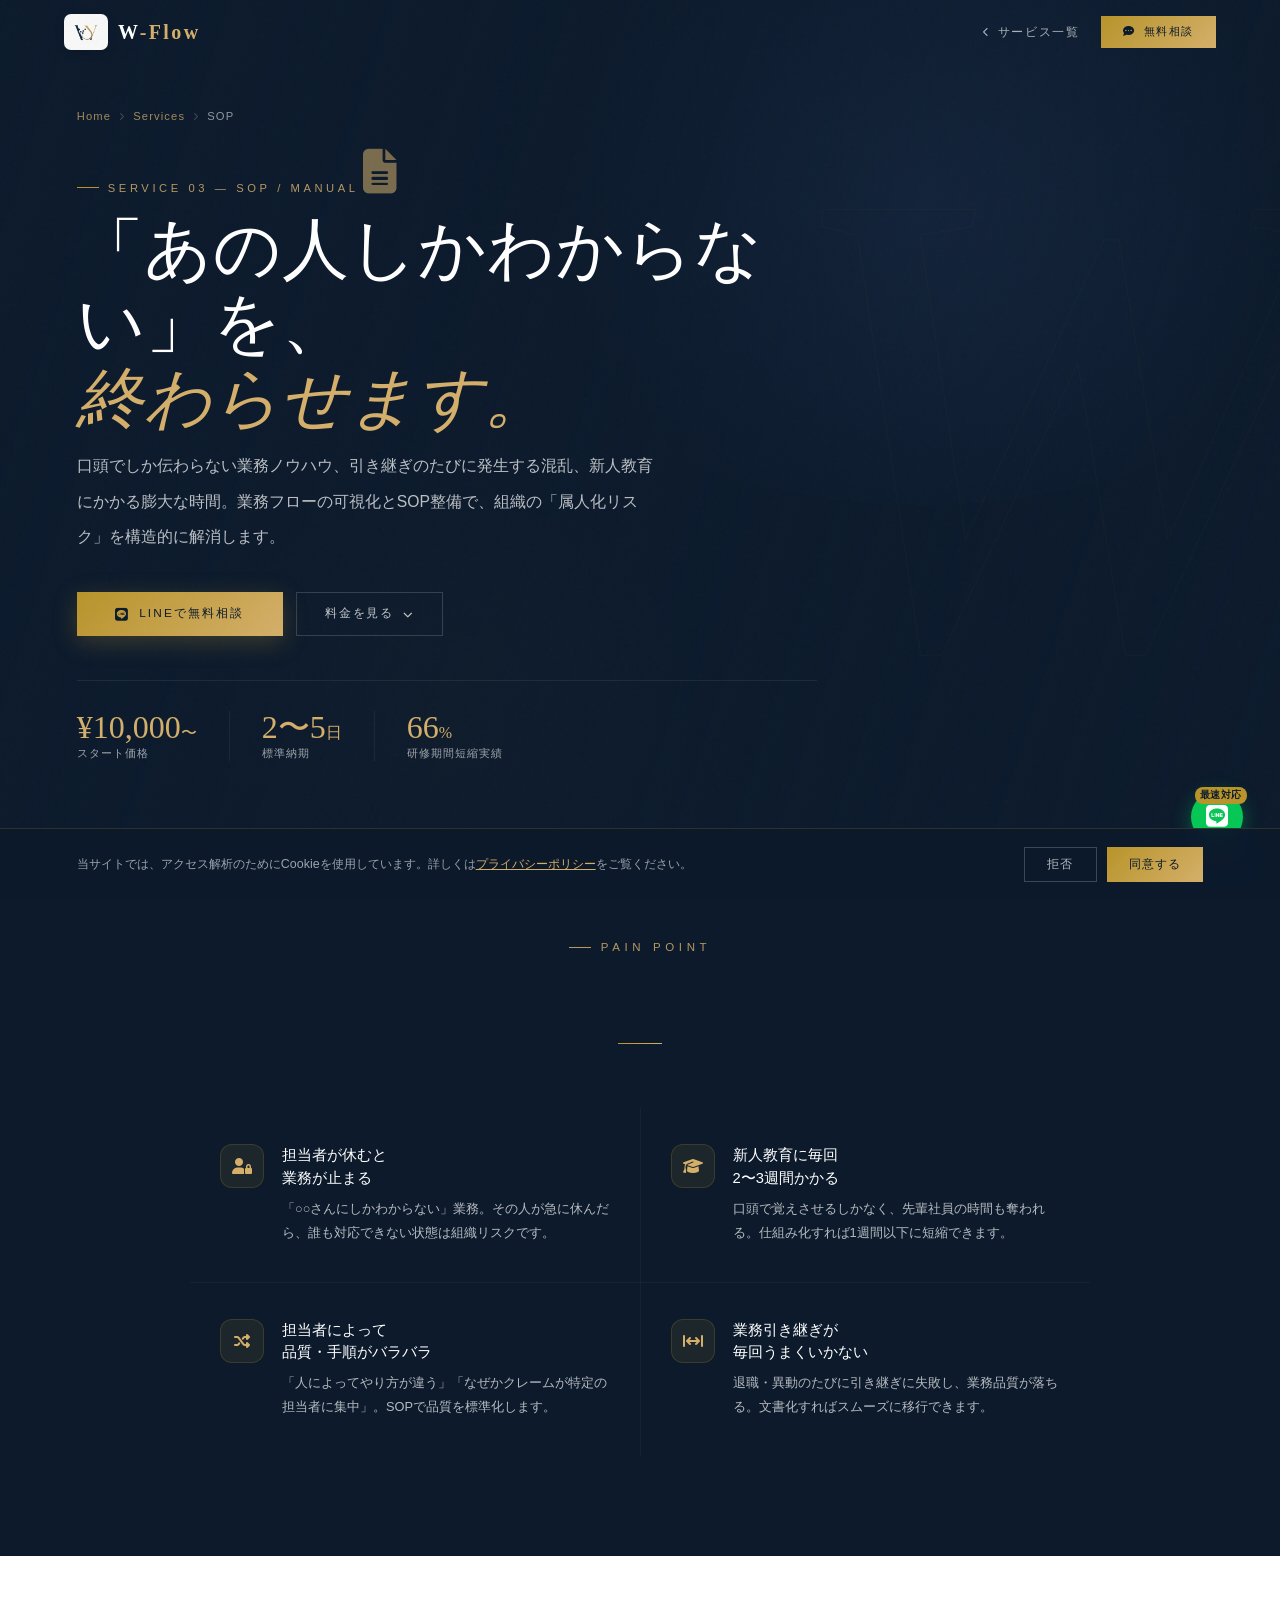
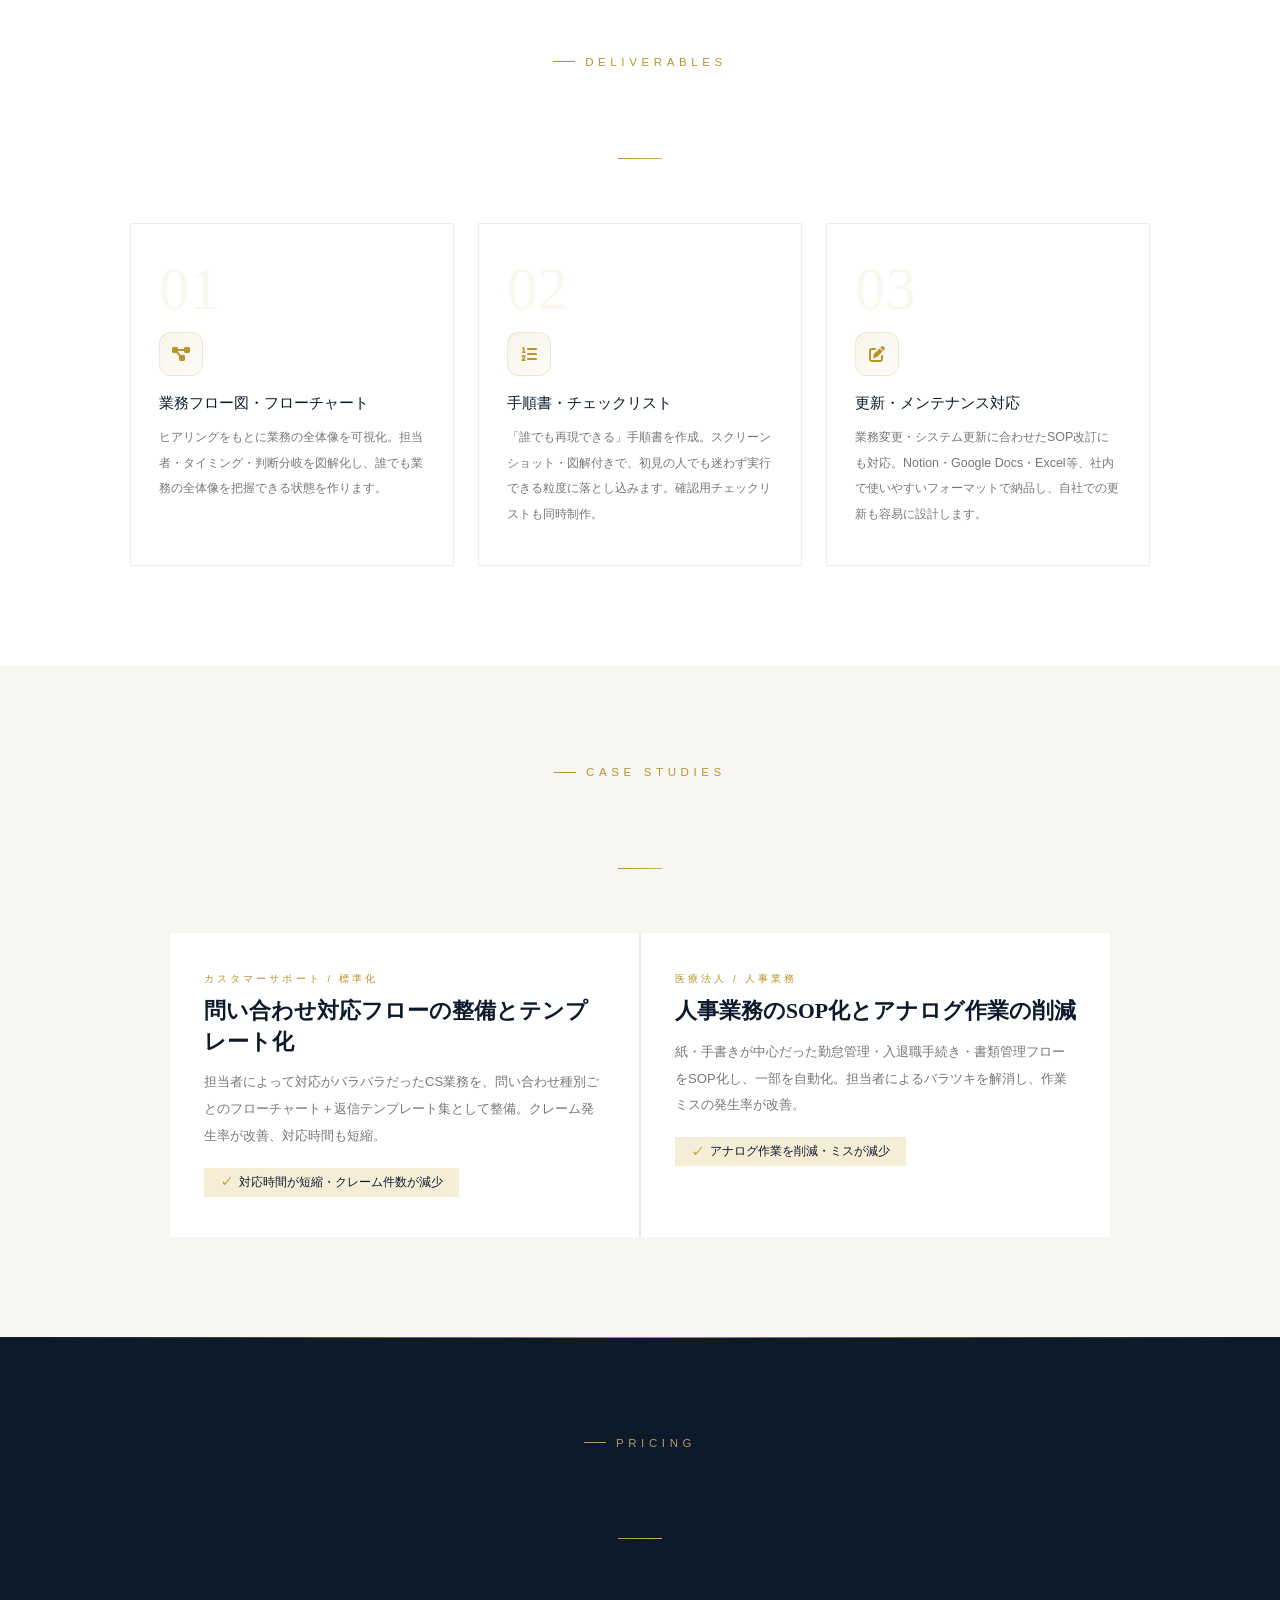
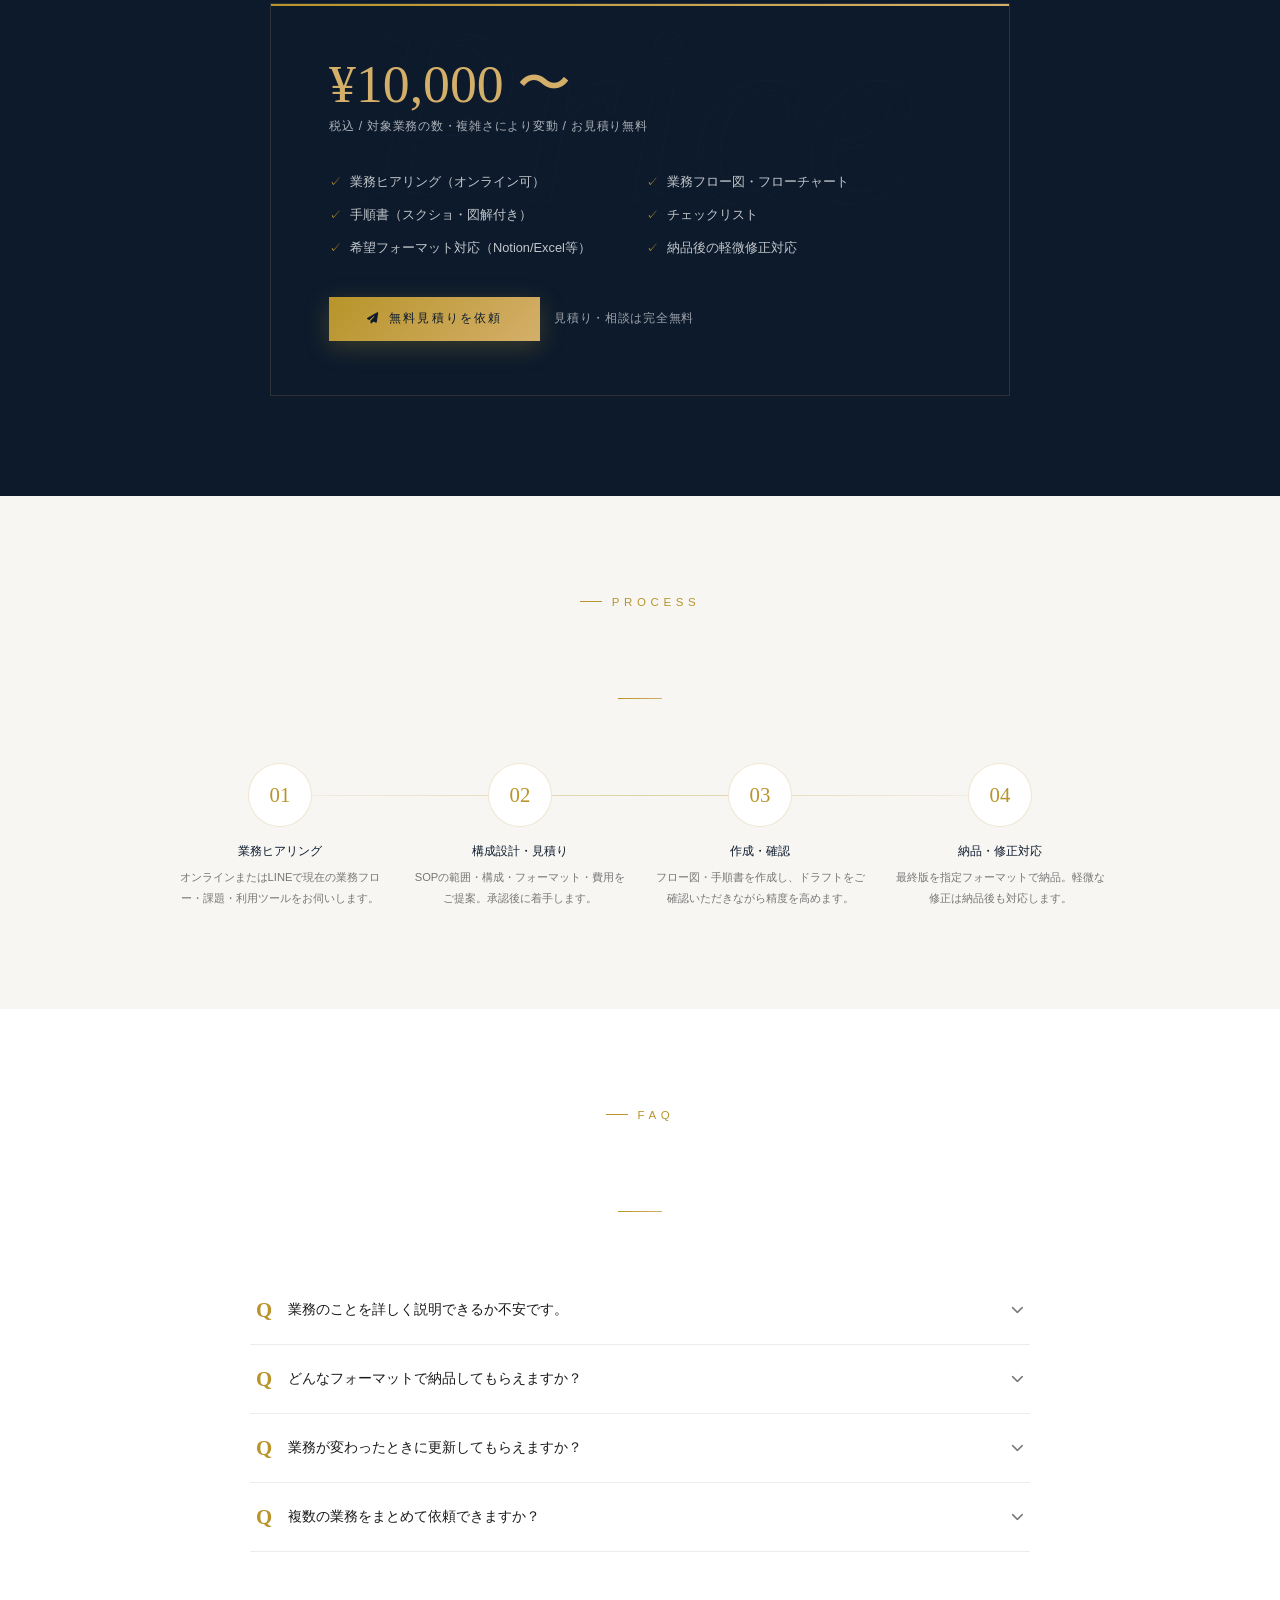
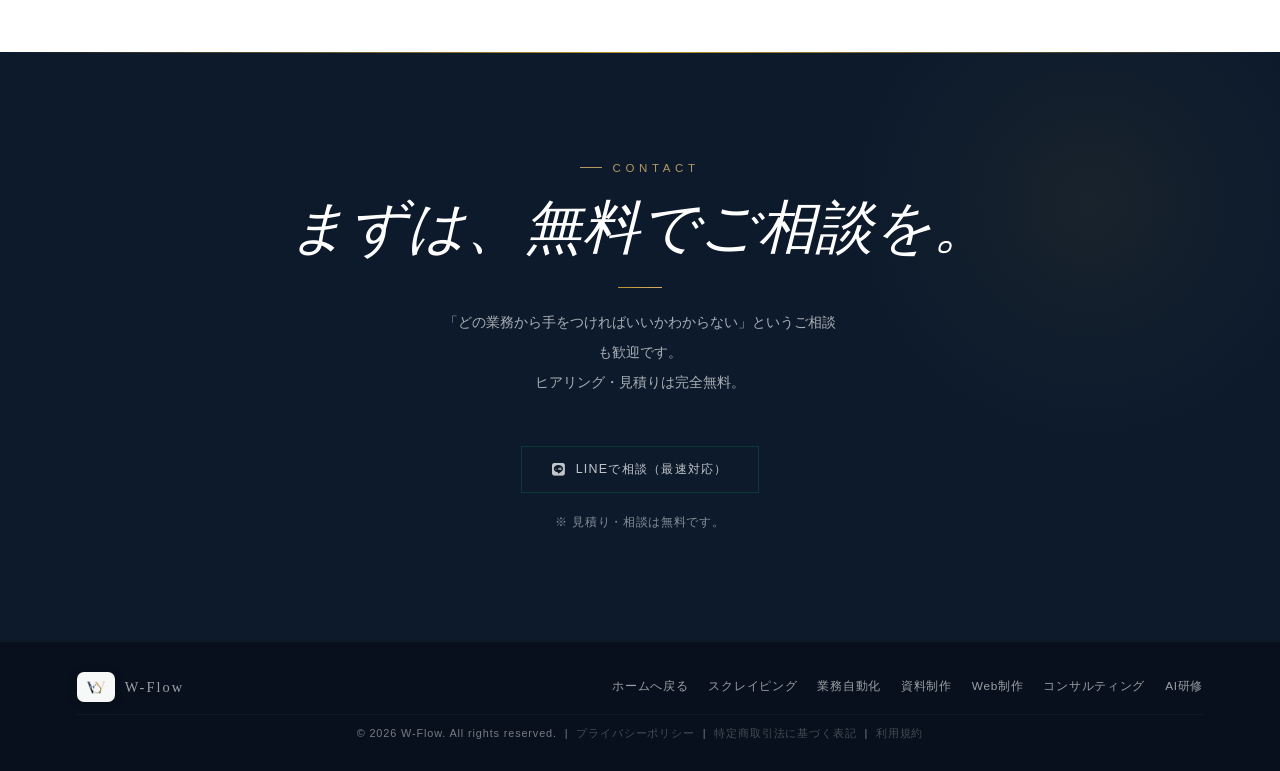
<file: services/sop.html>
<!DOCTYPE html>
<html lang="ja">
<head>
  <meta charset="UTF-8">
  <meta name="viewport" content="width=device-width, initial-scale=1.0">
  <meta name="referrer" content="strict-origin-when-cross-origin">
  <meta http-equiv="Content-Security-Policy" content="default-src 'self'; script-src 'self' 'unsafe-inline' https://www.googletagmanager.com; style-src 'self' 'unsafe-inline' https://fonts.googleapis.com https://cdnjs.cloudflare.com; font-src https://fonts.gstatic.com https://cdnjs.cloudflare.com; connect-src https://www.google-analytics.com; img-src 'self' data:;">
  <title>SOP・業務マニュアル作成 | W-Flow</title>
  <meta name="description" content="「あの人しかわからない」業務を標準化。業務フローの可視化・図解・マニュアル整備で引き継ぎコスト・教育コストを大幅削減。¥10,000〜・納期2〜5日。">
  <link rel="icon" href="/assets/logo.png" type="image/png">
  <link rel="canonical" href="https://wflowhp.pages.dev/services/sop.html">
  <link rel="preconnect" href="https://fonts.googleapis.com">
  <link rel="preconnect" href="https://fonts.gstatic.com" crossorigin>
  <link href="https://fonts.googleapis.com/css2?family=Cormorant+Garamond:ital,wght@0,300;0,400;0,600;1,300;1,400&family=Noto+Sans+JP:wght@300;400;500;700&display=swap" rel="stylesheet">
  <link rel="stylesheet" href="https://cdnjs.cloudflare.com/ajax/libs/font-awesome/6.5.0/css/all.min.css" integrity="sha512-Avb2QiuDEEvB4bZJYdft2mNjVShBftLdPG8FJ0V7irTLQ8Uo0qcPxh4Plq7G5tGm0rU+1SPhVotteLpBERwTkw==" crossorigin="anonymous" referrerpolicy="no-referrer">
  <link rel="stylesheet" href="./style.css">
  <!-- OGP -->
  <meta property="og:type" content="article">
  <meta property="og:title" content="SOP・業務マニュアル作成 | W-Flow">
  <meta property="og:description" content="「あの人しかわからない」業務を標準化。業務フローの可視化・図解・マニュアル整備で引き継ぎコスト・教育コストを大幅削減。¥10,000〜・納期2〜5日。">
  <meta property="og:url" content="https://wflowhp.pages.dev/services/sop.html">
  <meta property="og:image" content="https://wflowhp.pages.dev/ogp.png">
  <meta property="og:site_name" content="W-Flow">
  <meta property="og:locale" content="ja_JP">
  <meta name="twitter:card" content="summary_large_image">
  <meta name="twitter:image" content="https://wflowhp.pages.dev/ogp.png">
  <!-- GA4 (loaded after cookie consent) -->
  <script>
  window.dataLayer=window.dataLayer||[];function gtag(){dataLayer.push(arguments);}
  function loadGA(){
    if(document.querySelector('script[src*="googletagmanager"]'))return;
    var s=document.createElement('script');s.async=true;
    s.src='https://www.googletagmanager.com/gtag/js?id=G-D25S3HV2BB';
    document.head.appendChild(s);
    gtag('js',new Date());gtag('config','G-D25S3HV2BB');
  }
  if(localStorage.getItem('wflow_cookie_consent')==='accepted'){loadGA();}
  </script>
</head>
<body>

<div id="prog"></div>

<div id="float-line">
  <a href="https://lin.ee/01ZHw9z" target="_blank" rel="noopener noreferrer" class="fl-btn">
    <i class="fa-brands fa-line"></i>
    <span class="fl-badge">最速対応</span>
  </a>
  <span class="fl-label">LINEで相談</span>
</div>

<header id="hdr">
  <a href="../index.html" class="hd-logo">
    <span class="logo-bg"><img src="/assets/logo.png" alt="W-Flow" style="height:28px;"></span>
    <span class="logo-t">W<em>-Flow</em></span>
  </a>
  <div class="hd-right">
    <a href="../index.html#services" class="hd-back"><i class="fa-solid fa-chevron-left"></i> サービス一覧</a>
    <a href="#contact" class="hd-cta"><i class="fa-solid fa-comment-dots" style="font-size:.7rem;"></i> 無料相談</a>
  </div>
</header>

<div class="sv-hero">
  <div class="sv-hero-bg"></div>
  <div class="sv-hero-ov"></div>
  <div class="sv-wm">W</div>
  <div class="sv-con">
    <div class="sv-breadcrumb">
      <a href="../index.html">Home</a>
      <i class="fa-solid fa-chevron-right"></i>
      <a href="../index.html#services">Services</a>
      <i class="fa-solid fa-chevron-right"></i>
      <span>SOP</span>
    </div>
    <p class="sv-cat">Service 03 — SOP / Manual</p>
    <i class="sv-icon-big fa-solid fa-file-lines"></i>
    <h1 class="sv-h1">「あの人しかわからない」を、<br><em>終わらせます。</em></h1>
    <p class="sv-sub">口頭でしか伝わらない業務ノウハウ、引き継ぎのたびに発生する混乱、新人教育にかかる膨大な時間。業務フローの可視化とSOP整備で、組織の「属人化リスク」を構造的に解消します。</p>
    <div class="sv-btns">
      <a href="#contact" class="btn-g"><i class="fa-brands fa-line" style="font-size:.8rem;"></i> LINEで無料相談</a>
      <a href="#price" class="btn-ghost">料金を見る <i class="fa-solid fa-chevron-down" style="font-size:.6rem;"></i></a>
    </div>
    <div class="sv-stats">
      <div class="sv-stat">
        <div class="sv-stat-v">¥10,000<span style="font-size:1rem;">〜</span></div>
        <div class="sv-stat-l">スタート価格</div>
      </div>
      <div class="sv-stat">
        <div class="sv-stat-v">2〜5<span style="font-size:1rem;">日</span></div>
        <div class="sv-stat-l">標準納期</div>
      </div>
      <div class="sv-stat">
        <div class="sv-stat-v">66<span style="font-size:1rem;">%</span></div>
        <div class="sv-stat-l">研修期間短縮実績</div>
      </div>
    </div>
  </div>
</div>

<section class="sv-prob">
  <div class="sec-hd">
    <span class="lbl lbl-w fu">Pain Point</span>
    <div class="rw"><h2 class="ttl ttl-w rv">こんな<em>課題</em>ありませんか？</h2></div>
    <div class="ln ln-c fu d1"></div>
  </div>
  <div class="prob-grid fu d2">
    <div class="prob-card">
      <div class="prob-icon"><i class="fa-solid fa-user-lock"></i></div>
      <div>
        <p class="prob-q">担当者が休むと<br>業務が止まる</p>
        <p class="prob-a">「○○さんにしかわからない」業務。その人が急に休んだら、誰も対応できない状態は組織リスクです。</p>
      </div>
    </div>
    <div class="prob-card">
      <div class="prob-icon"><i class="fa-solid fa-graduation-cap"></i></div>
      <div>
        <p class="prob-q">新人教育に毎回<br>2〜3週間かかる</p>
        <p class="prob-a">口頭で覚えさせるしかなく、先輩社員の時間も奪われる。仕組み化すれば1週間以下に短縮できます。</p>
      </div>
    </div>
    <div class="prob-card">
      <div class="prob-icon"><i class="fa-solid fa-shuffle"></i></div>
      <div>
        <p class="prob-q">担当者によって<br>品質・手順がバラバラ</p>
        <p class="prob-a">「人によってやり方が違う」「なぜかクレームが特定の担当者に集中」。SOPで品質を標準化します。</p>
      </div>
    </div>
    <div class="prob-card">
      <div class="prob-icon"><i class="fa-solid fa-arrows-left-right-to-line"></i></div>
      <div>
        <p class="prob-q">業務引き継ぎが<br>毎回うまくいかない</p>
        <p class="prob-a">退職・異動のたびに引き継ぎに失敗し、業務品質が落ちる。文書化すればスムーズに移行できます。</p>
      </div>
    </div>
  </div>
</section>

<section class="sv-sol">
  <div class="sec-hd">
    <span class="lbl fu">Deliverables</span>
    <div class="rw"><h2 class="ttl rv">W-Flowが<em>提供するもの</em></h2></div>
    <div class="ln ln-c fu d1"></div>
  </div>
  <div class="sol-grid">
    <div class="sol-card fu d1">
      <div class="sol-n">01</div>
      <div class="sol-icon"><i class="fa-solid fa-diagram-project"></i></div>
      <div class="sol-ttl">業務フロー図・フローチャート</div>
      <p class="sol-tx">ヒアリングをもとに業務の全体像を可視化。担当者・タイミング・判断分岐を図解化し、誰でも業務の全体像を把握できる状態を作ります。</p>
    </div>
    <div class="sol-card fu d2">
      <div class="sol-n">02</div>
      <div class="sol-icon"><i class="fa-solid fa-list-ol"></i></div>
      <div class="sol-ttl">手順書・チェックリスト</div>
      <p class="sol-tx">「誰でも再現できる」手順書を作成。スクリーンショット・図解付きで、初見の人でも迷わず実行できる粒度に落とし込みます。確認用チェックリストも同時制作。</p>
    </div>
    <div class="sol-card fu d3">
      <div class="sol-n">03</div>
      <div class="sol-icon"><i class="fa-solid fa-pen-to-square"></i></div>
      <div class="sol-ttl">更新・メンテナンス対応</div>
      <p class="sol-tx">業務変更・システム更新に合わせたSOP改訂にも対応。Notion・Google Docs・Excel等、社内で使いやすいフォーマットで納品し、自社での更新も容易に設計します。</p>
    </div>
  </div>
</section>

<section class="sv-cases">
  <div class="sec-hd">
    <span class="lbl fu">Case Studies</span>
    <div class="rw"><h2 class="ttl rv">解決<em>事例</em></h2></div>
    <div class="ln ln-c fu d1"></div>
  </div>
  <div class="cases-grid">
    <div class="case-card fu d1">
      <p class="case-cat">カスタマーサポート / 標準化</p>
      <h3 class="case-ttl">問い合わせ対応フローの整備とテンプレート化</h3>
      <p class="case-tx">担当者によって対応がバラバラだったCS業務を、問い合わせ種別ごとのフローチャート＋返信テンプレート集として整備。クレーム発生率が改善、対応時間も短縮。</p>
      <span class="case-result">対応時間が短縮・クレーム件数が減少</span>
    </div>
    <div class="case-card fu d2">
      <p class="case-cat">医療法人 / 人事業務</p>
      <h3 class="case-ttl">人事業務のSOP化とアナログ作業の削減</h3>
      <p class="case-tx">紙・手書きが中心だった勤怠管理・入退職手続き・書類管理フローをSOP化し、一部を自動化。担当者によるバラツキを解消し、作業ミスの発生率が改善。</p>
      <span class="case-result">アナログ作業を削減・ミスが減少</span>
    </div>
  </div>
</section>

<section class="sv-price" id="price">
  <div class="sec-hd">
    <span class="lbl lbl-w fu">Pricing</span>
    <div class="rw"><h2 class="ttl ttl-w rv">料金・<em>納期</em></h2></div>
    <div class="ln ln-c fu d1"></div>
  </div>
  <div class="price-box fu d2">
    <div class="price-range">¥10,000 〜</div>
    <p class="price-note">税込 / 対象業務の数・複雑さにより変動 / お見積り無料</p>
    <div class="price-includes">
      <div class="price-item">業務ヒアリング（オンライン可）</div>
      <div class="price-item">業務フロー図・フローチャート</div>
      <div class="price-item">手順書（スクショ・図解付き）</div>
      <div class="price-item">チェックリスト</div>
      <div class="price-item">希望フォーマット対応（Notion/Excel等）</div>
      <div class="price-item">納品後の軽微修正対応</div>
    </div>
    <div class="price-cta-wrap">
      <a href="#contact" class="btn-g"><i class="fa-solid fa-paper-plane" style="font-size:.7rem;"></i> 無料見積りを依頼</a>
      <span class="price-free">見積り・相談は完全無料</span>
    </div>
  </div>
</section>

<section class="sv-proc">
  <div class="sec-hd">
    <span class="lbl fu">Process</span>
    <div class="rw"><h2 class="ttl rv">ご依頼の<em>流れ</em></h2></div>
    <div class="ln ln-c fu d1"></div>
  </div>
  <div class="proc4">
    <div class="p4-step fu d1"><div class="p4-c">01</div><div class="p4-nm">業務ヒアリング</div><p class="p4-tx">オンラインまたはLINEで現在の業務フロー・課題・利用ツールをお伺いします。</p></div>
    <div class="p4-step fu d2"><div class="p4-c">02</div><div class="p4-nm">構成設計・見積り</div><p class="p4-tx">SOPの範囲・構成・フォーマット・費用をご提案。承認後に着手します。</p></div>
    <div class="p4-step fu d3"><div class="p4-c">03</div><div class="p4-nm">作成・確認</div><p class="p4-tx">フロー図・手順書を作成し、ドラフトをご確認いただきながら精度を高めます。</p></div>
    <div class="p4-step fu d4"><div class="p4-c">04</div><div class="p4-nm">納品・修正対応</div><p class="p4-tx">最終版を指定フォーマットで納品。軽微な修正は納品後も対応します。</p></div>
  </div>
</section>

<section class="sv-faq">
  <div class="sec-hd">
    <span class="lbl fu">FAQ</span>
    <div class="rw"><h2 class="ttl rv">よくある<em>ご質問</em></h2></div>
    <div class="ln ln-c fu d1"></div>
  </div>
  <div class="faq-list">
    <div class="faq-item fu d1">
      <div class="faq-q" onclick="toggleFaq(this)">
        <span class="faq-q-mark">Q</span>
        <span class="faq-q-txt">業務のことを詳しく説明できるか不安です。</span>
        <span class="faq-arrow"><i class="fa-solid fa-chevron-down"></i></span>
      </div>
      <div class="faq-a"><p class="faq-a-in">大丈夫です。ヒアリングは業務経験のない外部視点で行います。「うまく説明できなくても」既存の資料・メモ・口頭説明でも十分です。むしろ現場の方が「当たり前」と思っている部分が重要なことが多いです。</p></div>
    </div>
    <div class="faq-item fu d2">
      <div class="faq-q" onclick="toggleFaq(this)">
        <span class="faq-q-mark">Q</span>
        <span class="faq-q-txt">どんなフォーマットで納品してもらえますか？</span>
        <span class="faq-arrow"><i class="fa-solid fa-chevron-down"></i></span>
      </div>
      <div class="faq-a"><p class="faq-a-in">Word・Excel・PowerPoint・Notion・Google Docs・PDF等、ご希望のフォーマットで納品します。社内で管理・更新しやすい形式をご指定ください。</p></div>
    </div>
    <div class="faq-item fu d3">
      <div class="faq-q" onclick="toggleFaq(this)">
        <span class="faq-q-mark">Q</span>
        <span class="faq-q-txt">業務が変わったときに更新してもらえますか？</span>
        <span class="faq-arrow"><i class="fa-solid fa-chevron-down"></i></span>
      </div>
      <div class="faq-a"><p class="faq-a-in">はい、業務変更・システム更新に伴うSOP改訂も対応可能です。小規模な修正は無償対応、大規模改訂は別途お見積りとなります。</p></div>
    </div>
    <div class="faq-item fu d4">
      <div class="faq-q" onclick="toggleFaq(this)">
        <span class="faq-q-mark">Q</span>
        <span class="faq-q-txt">複数の業務をまとめて依頼できますか？</span>
        <span class="faq-arrow"><i class="fa-solid fa-chevron-down"></i></span>
      </div>
      <div class="faq-a"><p class="faq-a-in">はい、複数業務をまとめてご依頼いただく場合は割引対応も可能です。部門全体のSOP整備やパッケージ対応もご相談ください。</p></div>
    </div>
  </div>
</section>

<section class="sv-cta" id="contact">
  <div class="cta-orb"></div>
  <span class="lbl lbl-w fu" style="justify-content:center;margin-bottom:16px;">Contact</span>
  <h2 class="ct-ttl fu d1">まずは、無料でご相談を。</h2>
  <div class="ln ln-c fu d2"></div>
  <p class="ct-sub fu d2">「どの業務から手をつければいいかわからない」というご相談も歓迎です。<br>ヒアリング・見積りは完全無料。</p>
  <div class="ct-links fu d3">
    <a href="https://lin.ee/01ZHw9z" target="_blank" rel="noopener noreferrer" class="c-btn c-btn-line"><i class="fa-brands fa-line"></i>LINEで相談（最速対応）</a>
  </div>
  <p class="ct-note fu d4">※ 見積り・相談は無料です。</p>
</section>

<footer class="sv-footer">
  <div class="sv-footer-inner">
    <a href="../index.html" class="ft-logo">
      <span class="logo-bg"><img src="/assets/logo.png" alt="W-Flow" style="height:22px;"></span>
      <span class="ft-logo-t">W-Flow</span>
    </a>
    <div class="sv-footer-links">
      <a href="../index.html">ホームへ戻る</a>
      <a href="./scraping.html">スクレイピング</a>
      <a href="./automation.html">業務自動化</a>
      <a href="./document.html">資料制作</a>
      <a href="./web.html">Web制作</a>
      <a href="./consulting.html">コンサルティング</a>
      <a href="./ai.html">AI研修</a>
    </div>
  </div>
  <p class="ft-copy">&copy; 2026 W-Flow. All rights reserved. &nbsp;&vert;&nbsp; <a href="../privacy.html" style="color:inherit;opacity:.55;transition:opacity .3s;">プライバシーポリシー</a> &nbsp;&vert;&nbsp; <a href="../tokusho.html" style="color:inherit;opacity:.55;transition:opacity .3s;">特定商取引法に基づく表記</a> &nbsp;&vert;&nbsp; <a href="../terms.html" style="color:inherit;opacity:.55;transition:opacity .3s;">利用規約</a></p>
</footer>

<!-- Cookie Consent Banner -->
<div id="cookie-banner">
  <p>当サイトでは、アクセス解析のためにCookieを使用しています。詳しくは<a href="../privacy.html">プライバシーポリシー</a>をご覧ください。</p>
  <div class="cb-btns">
    <button class="cb-btn cb-reject" onclick="handleCookie('rejected')">拒否</button>
    <button class="cb-btn cb-accept" onclick="handleCookie('accepted')">同意する</button>
  </div>
</div>

<script src="./script.js"></script>
</body>
</html>
</file>
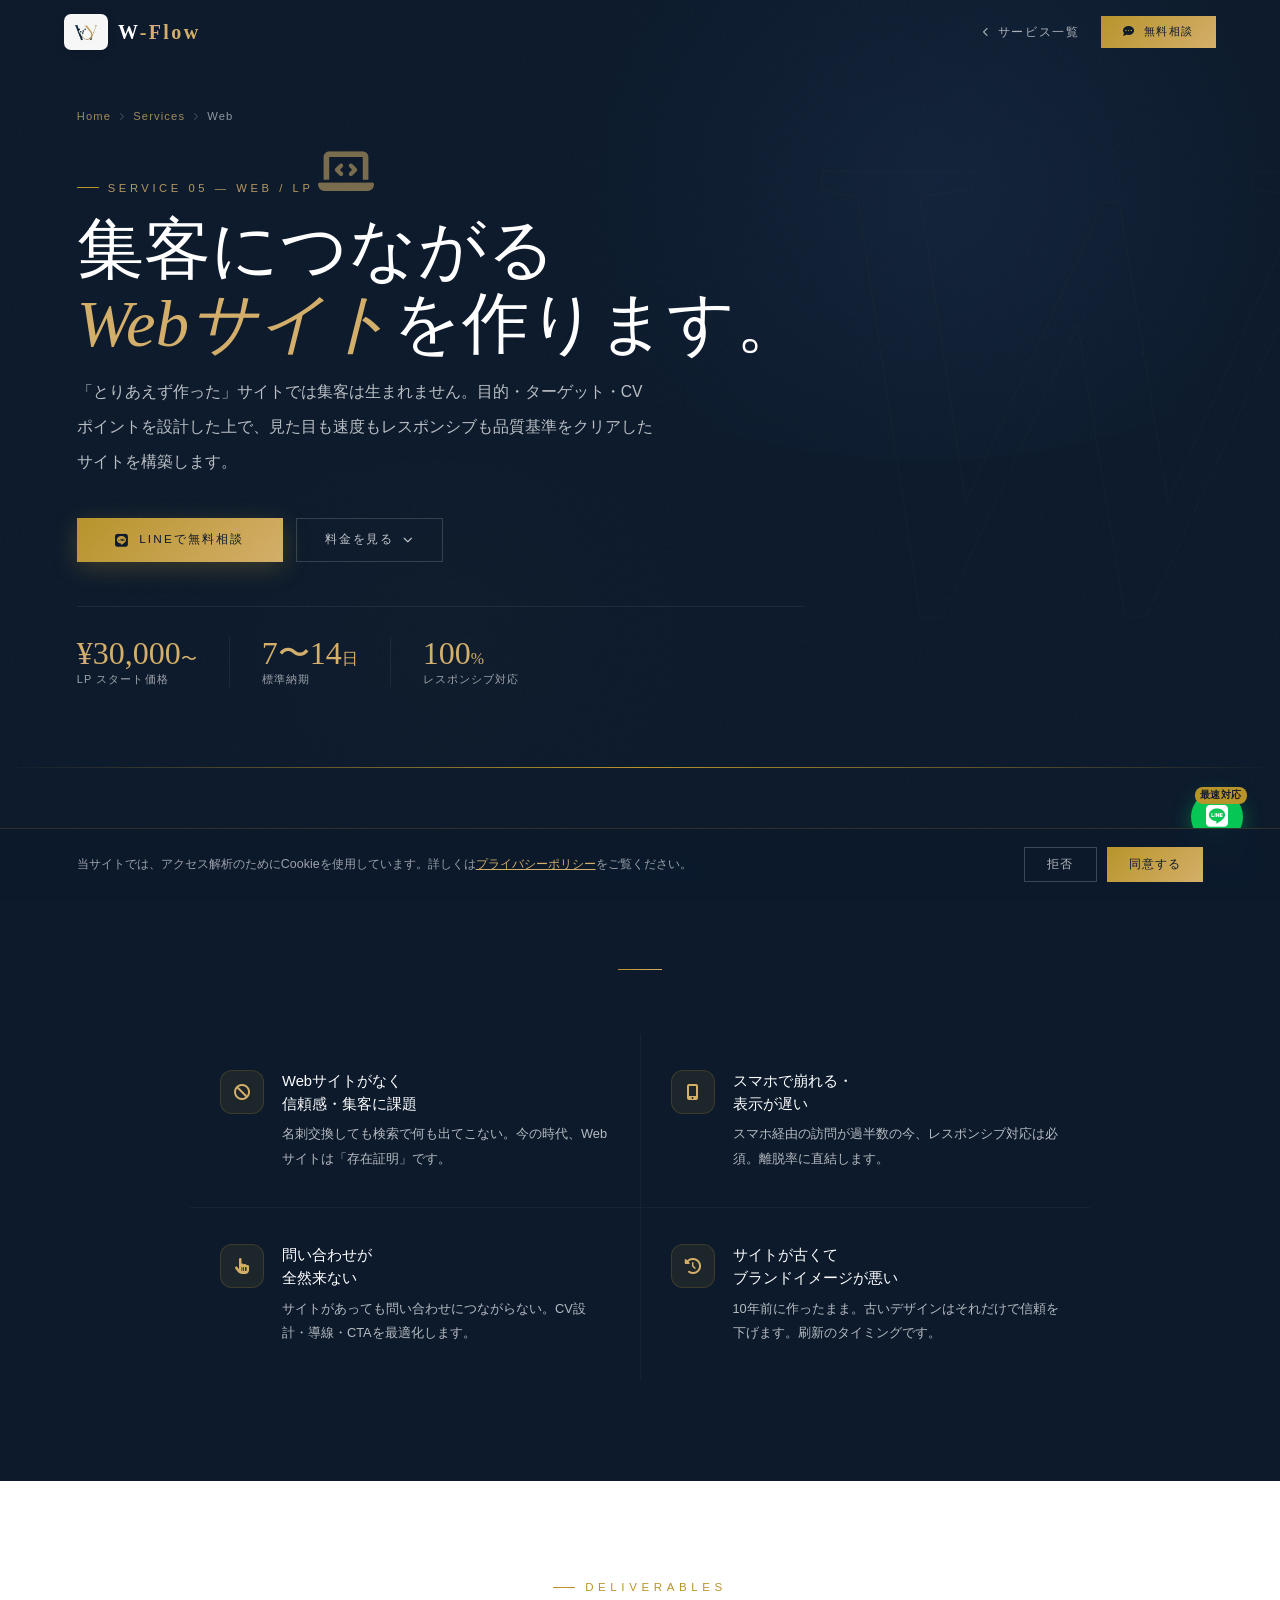
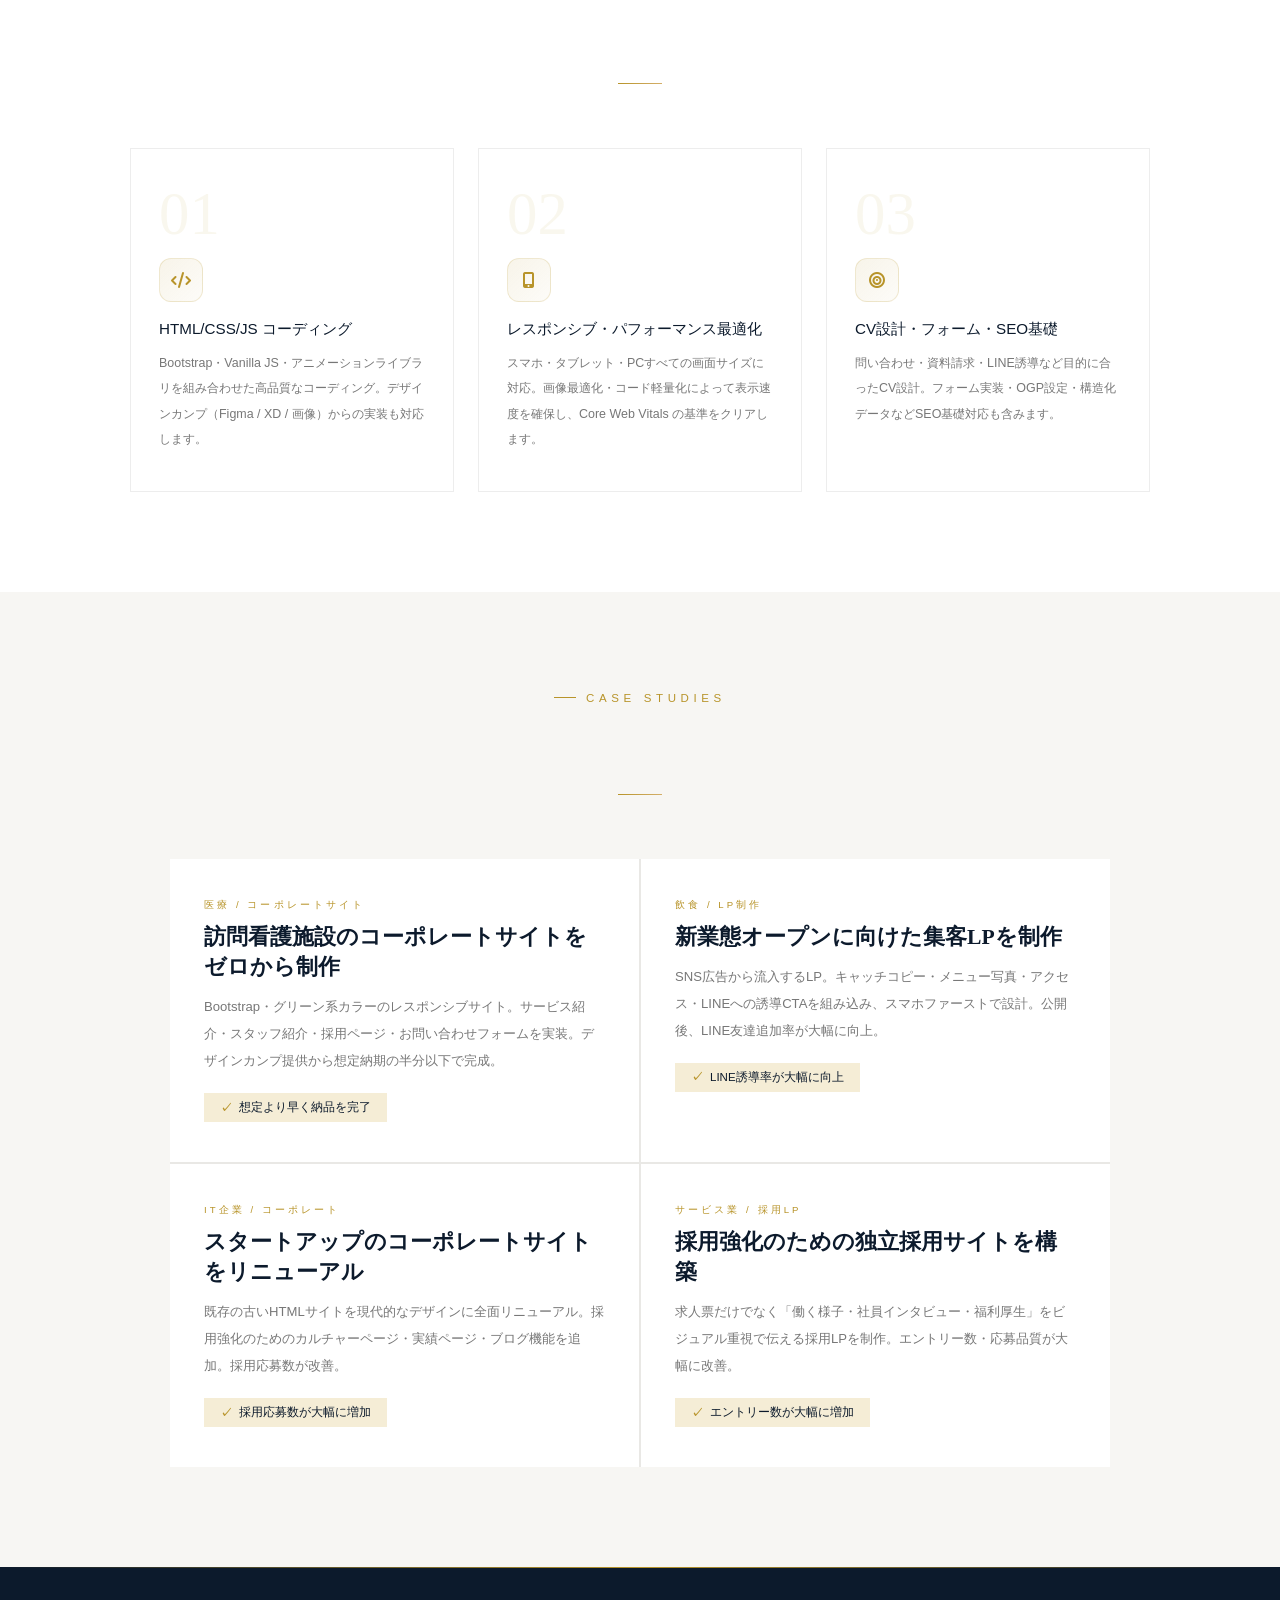
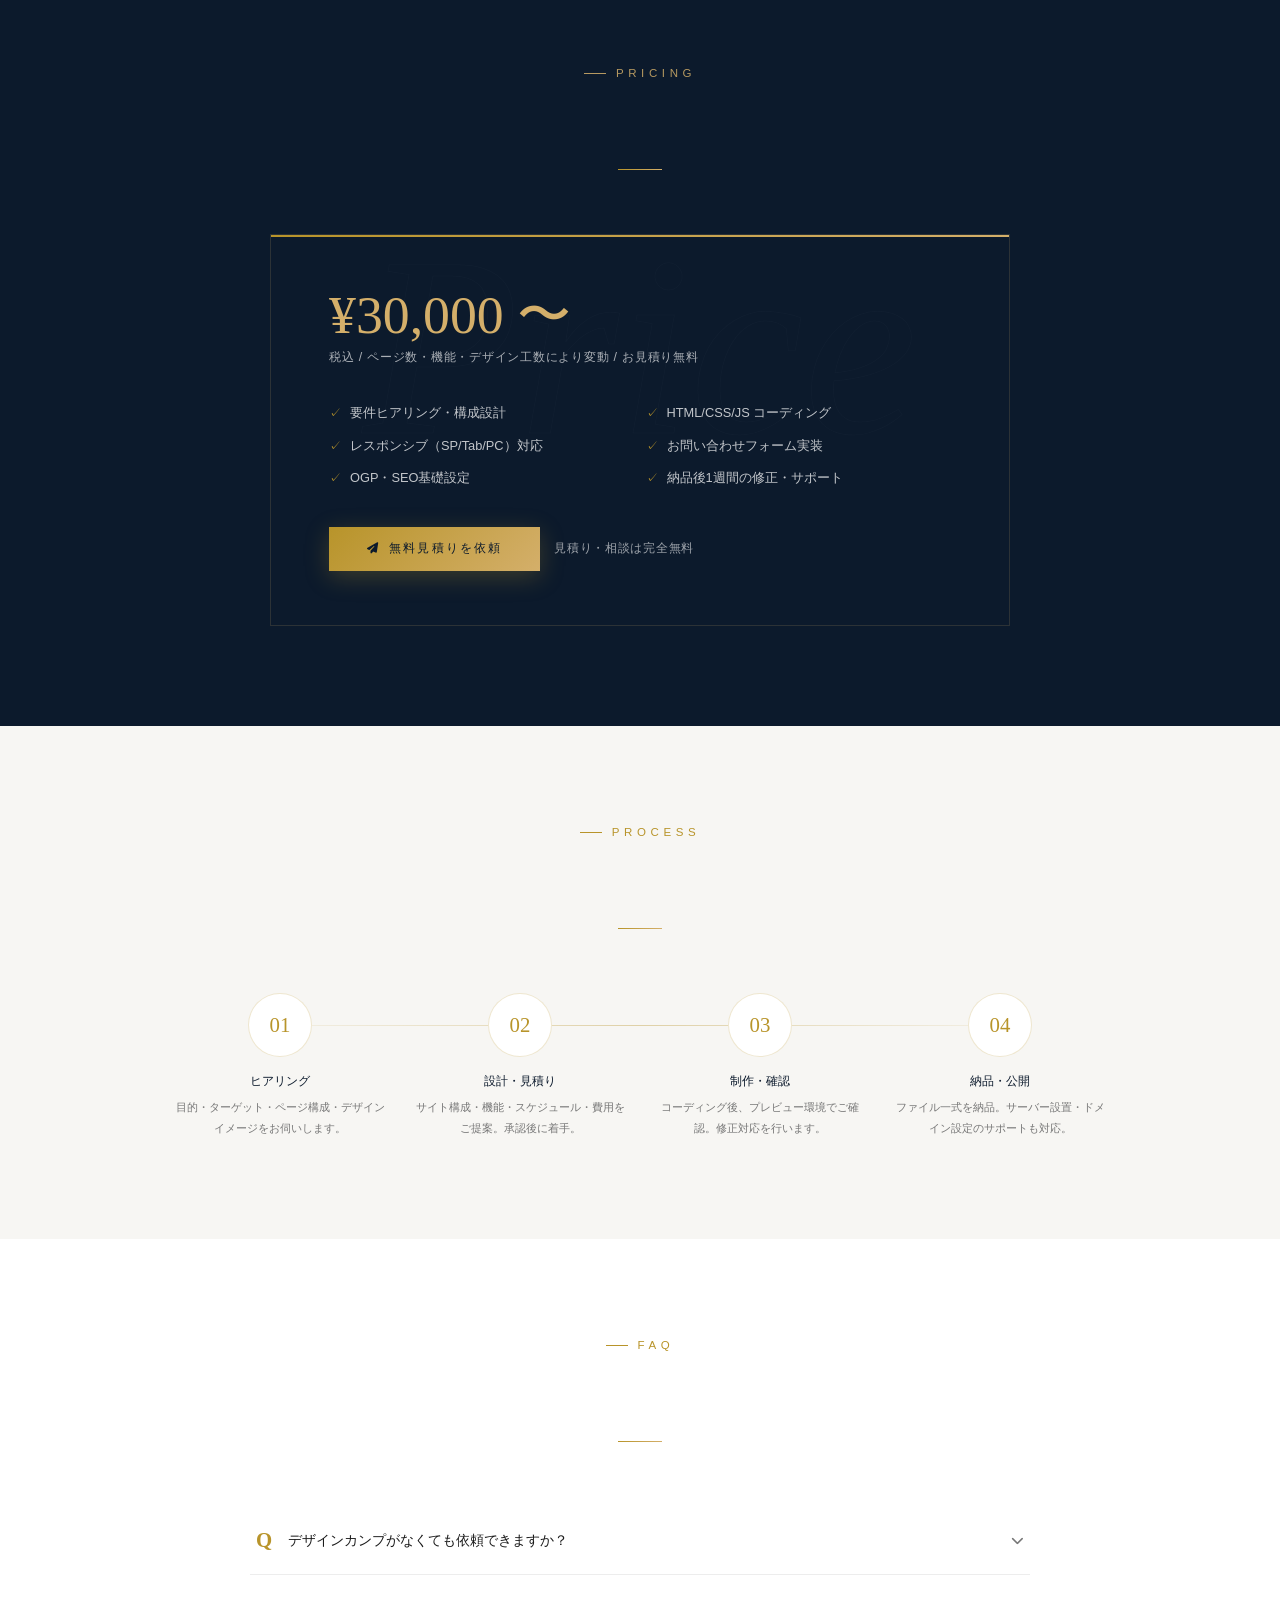
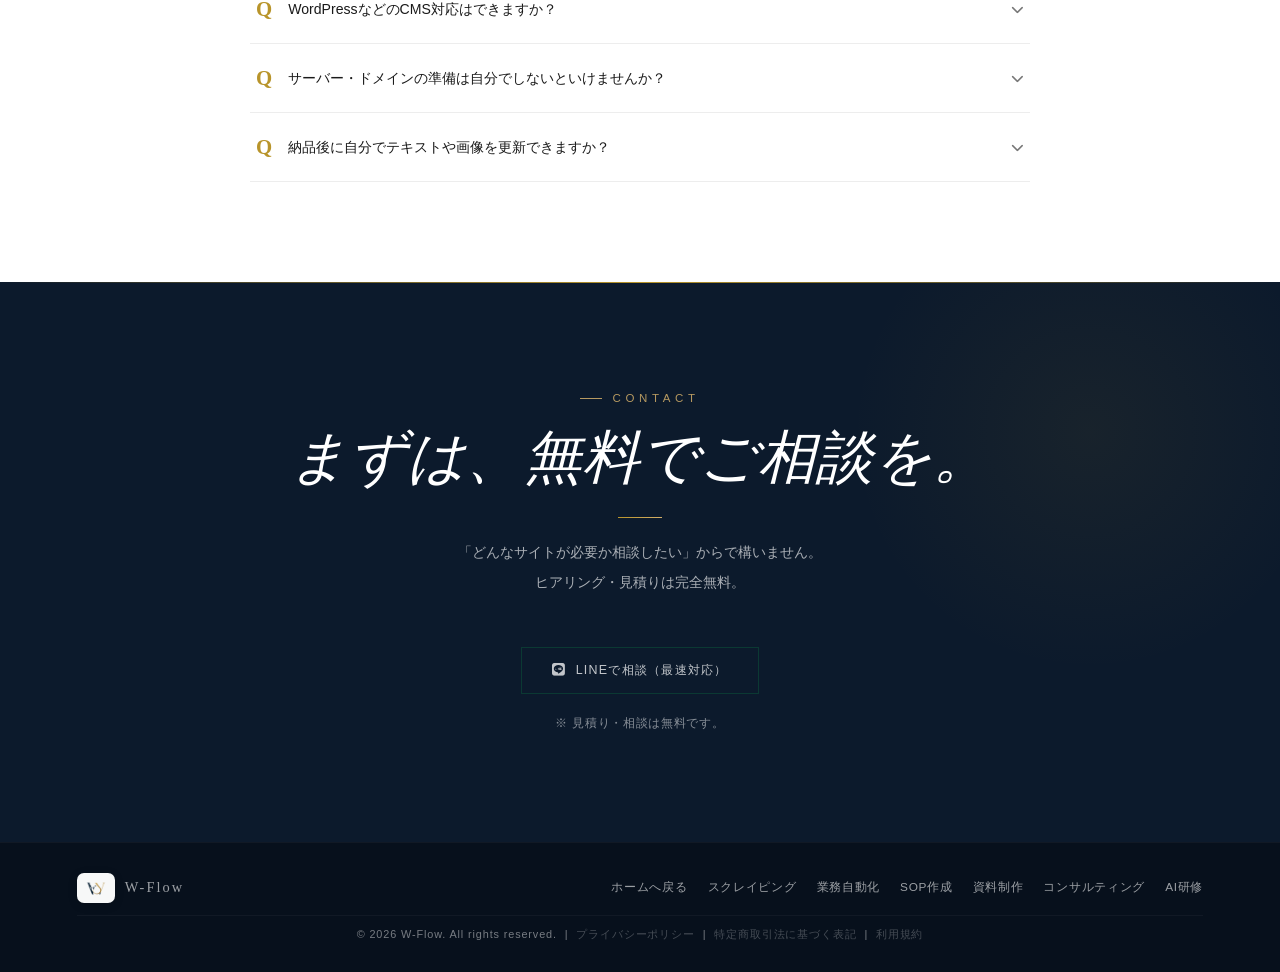
<file: services/web.html>
<!DOCTYPE html>
<html lang="ja">
<head>
  <meta charset="UTF-8">
  <meta name="viewport" content="width=device-width, initial-scale=1.0">
  <meta name="referrer" content="strict-origin-when-cross-origin">
  <meta http-equiv="Content-Security-Policy" content="default-src 'self'; script-src 'self' 'unsafe-inline' https://www.googletagmanager.com; style-src 'self' 'unsafe-inline' https://fonts.googleapis.com https://cdnjs.cloudflare.com; font-src https://fonts.gstatic.com https://cdnjs.cloudflare.com; connect-src https://www.google-analytics.com; img-src 'self' data:;">
  <title>Webサイト・LP制作 | W-Flow</title>
  <meta name="description" content="コーポレートサイト・LP・採用サイトをBootstrap対応のレスポンシブで制作。デザインカンプ対応。¥30,000〜・納期7〜14日。">
  <link rel="icon" href="/assets/logo.png" type="image/png">
  <link rel="canonical" href="https://wflowhp.pages.dev/services/web.html">
  <link rel="preconnect" href="https://fonts.googleapis.com">
  <link rel="preconnect" href="https://fonts.gstatic.com" crossorigin>
  <link href="https://fonts.googleapis.com/css2?family=Cormorant+Garamond:ital,wght@0,300;0,400;0,600;1,300;1,400&family=Noto+Sans+JP:wght@300;400;500;700&display=swap" rel="stylesheet">
  <link rel="stylesheet" href="https://cdnjs.cloudflare.com/ajax/libs/font-awesome/6.5.0/css/all.min.css" integrity="sha512-Avb2QiuDEEvB4bZJYdft2mNjVShBftLdPG8FJ0V7irTLQ8Uo0qcPxh4Plq7G5tGm0rU+1SPhVotteLpBERwTkw==" crossorigin="anonymous" referrerpolicy="no-referrer">
  <link rel="stylesheet" href="./style.css">
  <!-- OGP -->
  <meta property="og:type" content="article">
  <meta property="og:title" content="Webサイト・LP制作 | W-Flow">
  <meta property="og:description" content="コーポレートサイト・LP・採用サイトをBootstrap対応のレスポンシブで制作。デザインカンプ対応。¥30,000〜・納期7〜14日。">
  <meta property="og:url" content="https://wflowhp.pages.dev/services/web.html">
  <meta property="og:image" content="https://wflowhp.pages.dev/ogp.png">
  <meta property="og:site_name" content="W-Flow">
  <meta property="og:locale" content="ja_JP">
  <meta name="twitter:card" content="summary_large_image">
  <meta name="twitter:image" content="https://wflowhp.pages.dev/ogp.png">
  <!-- GA4 (loaded after cookie consent) -->
  <script>
  window.dataLayer=window.dataLayer||[];function gtag(){dataLayer.push(arguments);}
  function loadGA(){
    if(document.querySelector('script[src*="googletagmanager"]'))return;
    var s=document.createElement('script');s.async=true;
    s.src='https://www.googletagmanager.com/gtag/js?id=G-D25S3HV2BB';
    document.head.appendChild(s);
    gtag('js',new Date());gtag('config','G-D25S3HV2BB');
  }
  if(localStorage.getItem('wflow_cookie_consent')==='accepted'){loadGA();}
  </script>
</head>
<body>

<div id="prog"></div>

<div id="float-line">
  <a href="https://lin.ee/01ZHw9z" target="_blank" rel="noopener noreferrer" class="fl-btn">
    <i class="fa-brands fa-line"></i>
    <span class="fl-badge">最速対応</span>
  </a>
  <span class="fl-label">LINEで相談</span>
</div>

<header id="hdr">
  <a href="../index.html" class="hd-logo">
    <span class="logo-bg"><img src="/assets/logo.png" alt="W-Flow" style="height:28px;"></span>
    <span class="logo-t">W<em>-Flow</em></span>
  </a>
  <div class="hd-right">
    <a href="../index.html#services" class="hd-back"><i class="fa-solid fa-chevron-left"></i> サービス一覧</a>
    <a href="#contact" class="hd-cta"><i class="fa-solid fa-comment-dots" style="font-size:.7rem;"></i> 無料相談</a>
  </div>
</header>

<div class="sv-hero">
  <div class="sv-hero-bg"></div>
  <div class="sv-hero-ov"></div>
  <div class="sv-wm">W</div>
  <div class="sv-con">
    <div class="sv-breadcrumb">
      <a href="../index.html">Home</a>
      <i class="fa-solid fa-chevron-right"></i>
      <a href="../index.html#services">Services</a>
      <i class="fa-solid fa-chevron-right"></i>
      <span>Web</span>
    </div>
    <p class="sv-cat">Service 05 — Web / LP</p>
    <i class="sv-icon-big fa-solid fa-laptop-code"></i>
    <h1 class="sv-h1">集客につながる<br><em>Webサイト</em>を作ります。</h1>
    <p class="sv-sub">「とりあえず作った」サイトでは集客は生まれません。目的・ターゲット・CVポイントを設計した上で、見た目も速度もレスポンシブも品質基準をクリアしたサイトを構築します。</p>
    <div class="sv-btns">
      <a href="#contact" class="btn-g"><i class="fa-brands fa-line" style="font-size:.8rem;"></i> LINEで無料相談</a>
      <a href="#price" class="btn-ghost">料金を見る <i class="fa-solid fa-chevron-down" style="font-size:.6rem;"></i></a>
    </div>
    <div class="sv-stats">
      <div class="sv-stat">
        <div class="sv-stat-v">¥30,000<span style="font-size:1rem;">〜</span></div>
        <div class="sv-stat-l">LP スタート価格</div>
      </div>
      <div class="sv-stat">
        <div class="sv-stat-v">7〜14<span style="font-size:1rem;">日</span></div>
        <div class="sv-stat-l">標準納期</div>
      </div>
      <div class="sv-stat">
        <div class="sv-stat-v">100<span style="font-size:1rem;">%</span></div>
        <div class="sv-stat-l">レスポンシブ対応</div>
      </div>
    </div>
  </div>
</div>

<section class="sv-prob">
  <div class="sec-hd">
    <span class="lbl lbl-w fu">Pain Point</span>
    <div class="rw"><h2 class="ttl ttl-w rv">こんな<em>課題</em>ありませんか？</h2></div>
    <div class="ln ln-c fu d1"></div>
  </div>
  <div class="prob-grid fu d2">
    <div class="prob-card">
      <div class="prob-icon"><i class="fa-solid fa-ban"></i></div>
      <div>
        <p class="prob-q">Webサイトがなく<br>信頼感・集客に課題</p>
        <p class="prob-a">名刺交換しても検索で何も出てこない。今の時代、Webサイトは「存在証明」です。</p>
      </div>
    </div>
    <div class="prob-card">
      <div class="prob-icon"><i class="fa-solid fa-mobile-screen-button"></i></div>
      <div>
        <p class="prob-q">スマホで崩れる・<br>表示が遅い</p>
        <p class="prob-a">スマホ経由の訪問が過半数の今、レスポンシブ対応は必須。離脱率に直結します。</p>
      </div>
    </div>
    <div class="prob-card">
      <div class="prob-icon"><i class="fa-solid fa-hand-pointer"></i></div>
      <div>
        <p class="prob-q">問い合わせが<br>全然来ない</p>
        <p class="prob-a">サイトがあっても問い合わせにつながらない。CV設計・導線・CTAを最適化します。</p>
      </div>
    </div>
    <div class="prob-card">
      <div class="prob-icon"><i class="fa-solid fa-clock-rotate-left"></i></div>
      <div>
        <p class="prob-q">サイトが古くて<br>ブランドイメージが悪い</p>
        <p class="prob-a">10年前に作ったまま。古いデザインはそれだけで信頼を下げます。刷新のタイミングです。</p>
      </div>
    </div>
  </div>
</section>

<section class="sv-sol">
  <div class="sec-hd">
    <span class="lbl fu">Deliverables</span>
    <div class="rw"><h2 class="ttl rv">W-Flowが<em>提供するもの</em></h2></div>
    <div class="ln ln-c fu d1"></div>
  </div>
  <div class="sol-grid">
    <div class="sol-card fu d1">
      <div class="sol-n">01</div>
      <div class="sol-icon"><i class="fa-solid fa-code"></i></div>
      <div class="sol-ttl">HTML/CSS/JS コーディング</div>
      <p class="sol-tx">Bootstrap・Vanilla JS・アニメーションライブラリを組み合わせた高品質なコーディング。デザインカンプ（Figma / XD / 画像）からの実装も対応します。</p>
    </div>
    <div class="sol-card fu d2">
      <div class="sol-n">02</div>
      <div class="sol-icon"><i class="fa-solid fa-mobile-alt"></i></div>
      <div class="sol-ttl">レスポンシブ・パフォーマンス最適化</div>
      <p class="sol-tx">スマホ・タブレット・PCすべての画面サイズに対応。画像最適化・コード軽量化によって表示速度を確保し、Core Web Vitals の基準をクリアします。</p>
    </div>
    <div class="sol-card fu d3">
      <div class="sol-n">03</div>
      <div class="sol-icon"><i class="fa-solid fa-bullseye"></i></div>
      <div class="sol-ttl">CV設計・フォーム・SEO基礎</div>
      <p class="sol-tx">問い合わせ・資料請求・LINE誘導など目的に合ったCV設計。フォーム実装・OGP設定・構造化データなどSEO基礎対応も含みます。</p>
    </div>
  </div>
</section>

<section class="sv-cases">
  <div class="sec-hd">
    <span class="lbl fu">Case Studies</span>
    <div class="rw"><h2 class="ttl rv">制作<em>実績</em></h2></div>
    <div class="ln ln-c fu d1"></div>
  </div>
  <div class="cases-grid">
    <div class="case-card fu d1">
      <p class="case-cat">医療 / コーポレートサイト</p>
      <h3 class="case-ttl">訪問看護施設のコーポレートサイトをゼロから制作</h3>
      <p class="case-tx">Bootstrap・グリーン系カラーのレスポンシブサイト。サービス紹介・スタッフ紹介・採用ページ・お問い合わせフォームを実装。デザインカンプ提供から想定納期の半分以下で完成。</p>
      <span class="case-result">想定より早く納品を完了</span>
    </div>
    <div class="case-card fu d2">
      <p class="case-cat">飲食 / LP制作</p>
      <h3 class="case-ttl">新業態オープンに向けた集客LPを制作</h3>
      <p class="case-tx">SNS広告から流入するLP。キャッチコピー・メニュー写真・アクセス・LINEへの誘導CTAを組み込み、スマホファーストで設計。公開後、LINE友達追加率が大幅に向上。</p>
      <span class="case-result">LINE誘導率が大幅に向上</span>
    </div>
    <div class="case-card fu d3">
      <p class="case-cat">IT企業 / コーポレート</p>
      <h3 class="case-ttl">スタートアップのコーポレートサイトをリニューアル</h3>
      <p class="case-tx">既存の古いHTMLサイトを現代的なデザインに全面リニューアル。採用強化のためのカルチャーページ・実績ページ・ブログ機能を追加。採用応募数が改善。</p>
      <span class="case-result">採用応募数が大幅に増加</span>
    </div>
    <div class="case-card fu d4">
      <p class="case-cat">サービス業 / 採用LP</p>
      <h3 class="case-ttl">採用強化のための独立採用サイトを構築</h3>
      <p class="case-tx">求人票だけでなく「働く様子・社員インタビュー・福利厚生」をビジュアル重視で伝える採用LPを制作。エントリー数・応募品質が大幅に改善。</p>
      <span class="case-result">エントリー数が大幅に増加</span>
    </div>
  </div>
</section>

<section class="sv-price" id="price">
  <div class="sec-hd">
    <span class="lbl lbl-w fu">Pricing</span>
    <div class="rw"><h2 class="ttl ttl-w rv">料金・<em>納期</em></h2></div>
    <div class="ln ln-c fu d1"></div>
  </div>
  <div class="price-box fu d2">
    <div class="price-range">¥30,000 〜</div>
    <p class="price-note">税込 / ページ数・機能・デザイン工数により変動 / お見積り無料</p>
    <div class="price-includes">
      <div class="price-item">要件ヒアリング・構成設計</div>
      <div class="price-item">HTML/CSS/JS コーディング</div>
      <div class="price-item">レスポンシブ（SP/Tab/PC）対応</div>
      <div class="price-item">お問い合わせフォーム実装</div>
      <div class="price-item">OGP・SEO基礎設定</div>
      <div class="price-item">納品後1週間の修正・サポート</div>
    </div>
    <div class="price-cta-wrap">
      <a href="#contact" class="btn-g"><i class="fa-solid fa-paper-plane" style="font-size:.7rem;"></i> 無料見積りを依頼</a>
      <span class="price-free">見積り・相談は完全無料</span>
    </div>
  </div>
</section>

<section class="sv-proc">
  <div class="sec-hd">
    <span class="lbl fu">Process</span>
    <div class="rw"><h2 class="ttl rv">ご依頼の<em>流れ</em></h2></div>
    <div class="ln ln-c fu d1"></div>
  </div>
  <div class="proc4">
    <div class="p4-step fu d1"><div class="p4-c">01</div><div class="p4-nm">ヒアリング</div><p class="p4-tx">目的・ターゲット・ページ構成・デザインイメージをお伺いします。</p></div>
    <div class="p4-step fu d2"><div class="p4-c">02</div><div class="p4-nm">設計・見積り</div><p class="p4-tx">サイト構成・機能・スケジュール・費用をご提案。承認後に着手。</p></div>
    <div class="p4-step fu d3"><div class="p4-c">03</div><div class="p4-nm">制作・確認</div><p class="p4-tx">コーディング後、プレビュー環境でご確認。修正対応を行います。</p></div>
    <div class="p4-step fu d4"><div class="p4-c">04</div><div class="p4-nm">納品・公開</div><p class="p4-tx">ファイル一式を納品。サーバー設置・ドメイン設定のサポートも対応。</p></div>
  </div>
</section>

<section class="sv-faq">
  <div class="sec-hd">
    <span class="lbl fu">FAQ</span>
    <div class="rw"><h2 class="ttl rv">よくある<em>ご質問</em></h2></div>
    <div class="ln ln-c fu d1"></div>
  </div>
  <div class="faq-list">
    <div class="faq-item fu d1">
      <div class="faq-q" onclick="toggleFaq(this)">
        <span class="faq-q-mark">Q</span>
        <span class="faq-q-txt">デザインカンプがなくても依頼できますか？</span>
        <span class="faq-arrow"><i class="fa-solid fa-chevron-down"></i></span>
      </div>
      <div class="faq-a"><p class="faq-a-in">はい、デザイン方向性のヒアリングとラフ案の提案から対応できます。参考サイトをいくつかお伝えいただくだけでも進められます。デザインカンプ制作（Figma）とセットの依頼も対応可能です。</p></div>
    </div>
    <div class="faq-item fu d2">
      <div class="faq-q" onclick="toggleFaq(this)">
        <span class="faq-q-mark">Q</span>
        <span class="faq-q-txt">WordPressなどのCMS対応はできますか？</span>
        <span class="faq-arrow"><i class="fa-solid fa-chevron-down"></i></span>
      </div>
      <div class="faq-a"><p class="faq-a-in">基本はHTML/CSS/JSでの静的サイト制作ですが、WordPress・Wix・STUDIO等への対応もご相談ください。特にブログ・ニュース更新が頻繁に必要な場合にCMSを推奨します。</p></div>
    </div>
    <div class="faq-item fu d3">
      <div class="faq-q" onclick="toggleFaq(this)">
        <span class="faq-q-mark">Q</span>
        <span class="faq-q-txt">サーバー・ドメインの準備は自分でしないといけませんか？</span>
        <span class="faq-arrow"><i class="fa-solid fa-chevron-down"></i></span>
      </div>
      <div class="faq-a"><p class="faq-a-in">基本的にはお客様にご準備いただきますが、レンタルサーバー・ドメインの選定・取得・設定まで代行・サポートすることも可能です。追加でご相談ください。</p></div>
    </div>
    <div class="faq-item fu d4">
      <div class="faq-q" onclick="toggleFaq(this)">
        <span class="faq-q-mark">Q</span>
        <span class="faq-q-txt">納品後に自分でテキストや画像を更新できますか？</span>
        <span class="faq-arrow"><i class="fa-solid fa-chevron-down"></i></span>
      </div>
      <div class="faq-a"><p class="faq-a-in">静的サイトの場合、HTMLファイルを直接編集する形になります。編集方法のマニュアルをお渡しします。頻繁な更新が必要な場合はCMSへの対応をご検討ください。</p></div>
    </div>
  </div>
</section>

<section class="sv-cta" id="contact">
  <div class="cta-orb"></div>
  <span class="lbl lbl-w fu" style="justify-content:center;margin-bottom:16px;">Contact</span>
  <h2 class="ct-ttl fu d1">まずは、無料でご相談を。</h2>
  <div class="ln ln-c fu d2"></div>
  <p class="ct-sub fu d2">「どんなサイトが必要か相談したい」からで構いません。<br>ヒアリング・見積りは完全無料。</p>
  <div class="ct-links fu d3">
    <a href="https://lin.ee/01ZHw9z" target="_blank" rel="noopener noreferrer" class="c-btn c-btn-line"><i class="fa-brands fa-line"></i>LINEで相談（最速対応）</a>
  </div>
  <p class="ct-note fu d4">※ 見積り・相談は無料です。</p>
</section>

<footer class="sv-footer">
  <div class="sv-footer-inner">
    <a href="../index.html" class="ft-logo">
      <span class="logo-bg"><img src="/assets/logo.png" alt="W-Flow" style="height:22px;"></span>
      <span class="ft-logo-t">W-Flow</span>
    </a>
    <div class="sv-footer-links">
      <a href="../index.html">ホームへ戻る</a>
      <a href="./scraping.html">スクレイピング</a>
      <a href="./automation.html">業務自動化</a>
      <a href="./sop.html">SOP作成</a>
      <a href="./document.html">資料制作</a>
      <a href="./consulting.html">コンサルティング</a>
      <a href="./ai.html">AI研修</a>
    </div>
  </div>
  <p class="ft-copy">&copy; 2026 W-Flow. All rights reserved. &nbsp;&vert;&nbsp; <a href="../privacy.html" style="color:inherit;opacity:.55;transition:opacity .3s;">プライバシーポリシー</a> &nbsp;&vert;&nbsp; <a href="../tokusho.html" style="color:inherit;opacity:.55;transition:opacity .3s;">特定商取引法に基づく表記</a> &nbsp;&vert;&nbsp; <a href="../terms.html" style="color:inherit;opacity:.55;transition:opacity .3s;">利用規約</a></p>
</footer>

<!-- Cookie Consent Banner -->
<div id="cookie-banner">
  <p>当サイトでは、アクセス解析のためにCookieを使用しています。詳しくは<a href="../privacy.html">プライバシーポリシー</a>をご覧ください。</p>
  <div class="cb-btns">
    <button class="cb-btn cb-reject" onclick="handleCookie('rejected')">拒否</button>
    <button class="cb-btn cb-accept" onclick="handleCookie('accepted')">同意する</button>
  </div>
</div>

<script src="./script.js"></script>
</body>
</html>
</file>
<file: services/style.css>
/* ━━━━━━━━━━━━━━━━━━━━━━━━━━━━━━━━━━━━━━━━━
   W-Flow Service Pages — Shared Styles
━━━━━━━━━━━━━━━━━━━━━━━━━━━━━━━━━━━━━━━━━ */
*,*::before,*::after{box-sizing:border-box;margin:0;padding:0;}
html{scroll-behavior:smooth;}
body{font-family:'Noto Sans JP',sans-serif;font-weight:300;color:#1a1a1a;background:#fff;overflow-x:hidden;}
a{text-decoration:none;color:inherit;}
img{max-width:100%;display:block;}

:root{
  --navy:#1B2E4A;--navy-dk:#0C1A2C;--navy-mid:#162540;
  --gold:#B8942A;--gold-l:#D4AF6A;--gold-p:#F5EDD6;
  --off:#F7F6F3;--gray:#777;--light:#FAFAF8;
  --ease:cubic-bezier(0.16,1,0.3,1);
}

/* grain */
body::after{content:'';position:fixed;inset:0;z-index:9999;pointer-events:none;
  background-image:url("data:image/svg+xml,%3Csvg viewBox='0 0 256 256' xmlns='http://www.w3.org/2000/svg'%3E%3Cfilter id='n'%3E%3CfeTurbulence type='fractalNoise' baseFrequency='0.9' numOctaves='4' stitchTiles='stitch'/%3E%3C/filter%3E%3Crect width='100%25' height='100%25' filter='url(%23n)' opacity='0.04'/%3E%3C/svg%3E");
  opacity:.5;}

/* ── LOGO BG ── */
.logo-bg{background:rgba(255,255,255,.97);border-radius:7px;padding:4px 8px;display:inline-flex;align-items:center;justify-content:center;box-shadow:0 2px 10px rgba(0,0,0,.16);flex-shrink:0;}


/* ── PROGRESS ── */
#prog{position:fixed;top:0;left:0;height:2px;width:0;z-index:9995;background:linear-gradient(to right,var(--gold),var(--gold-l));transition:width .1s linear;}

/* ── FLOAT LINE ── */
#float-line{position:fixed;right:24px;bottom:28px;z-index:600;display:flex;flex-direction:column;align-items:center;gap:9px;}
.fl-btn{width:52px;height:52px;border-radius:50%;background:#06c755;color:#fff;display:flex;align-items:center;justify-content:center;font-size:1.35rem;box-shadow:0 4px 20px rgba(6,199,85,.4);transition:transform .3s var(--ease);position:relative;}
.fl-btn:hover{transform:scale(1.1);}
.fl-badge{position:absolute;top:-4px;right:-4px;background:var(--gold);color:var(--navy-dk);font-size:.6rem;font-weight:700;padding:2px 5px;border-radius:8px;letter-spacing:.04em;white-space:nowrap;}
.fl-label{font-size:.68rem;letter-spacing:.1em;color:rgba(255,255,255,.85);background:rgba(12,26,44,.85);padding:3px 7px;border-radius:10px;white-space:nowrap;}

/* ── HEADER ── */
header{position:fixed;top:0;left:0;right:0;z-index:500;height:64px;padding:0 5%;display:flex;align-items:center;justify-content:space-between;transition:background .4s,backdrop-filter .4s;}
header.sc{background:rgba(12,26,44,.94);backdrop-filter:blur(20px);border-bottom:1px solid rgba(184,148,42,.12);}
.hd-logo{display:flex;align-items:center;gap:10px;}
.hd-logo img{height:30px;}
.logo-t{font-family:'Cormorant Garamond',serif;font-size:1.25rem;font-weight:600;color:#fff;letter-spacing:.12em;}
.logo-t em{font-style:normal;color:var(--gold-l);}
.hd-right{display:flex;align-items:center;gap:22px;}
.hd-back{font-size:.72rem;letter-spacing:.14em;text-transform:uppercase;color:rgba(255,255,255,.65);display:flex;align-items:center;gap:7px;transition:color .3s;}
.hd-back i{font-size:.58rem;transition:transform .3s;}
.hd-back:hover{color:var(--gold-l);}
.hd-back:hover i{transform:translateX(-3px);}
.hd-cta{display:inline-flex;align-items:center;gap:8px;padding:9px 22px;background:linear-gradient(135deg,var(--gold),var(--gold-l));color:var(--navy-dk);font-size:.68rem;font-weight:500;letter-spacing:.14em;text-transform:uppercase;transition:opacity .3s,box-shadow .3s;}
.hd-cta:hover{opacity:.88;box-shadow:0 6px 20px rgba(184,148,42,.35);}

/* ── HERO ── */
.sv-hero{min-height:82vh;position:relative;overflow:hidden;display:flex;align-items:center;padding:110px 6% 80px;}
.sv-hero-bg{position:absolute;inset:0;background:var(--navy-dk);}
.sv-hero-bg::before{content:'';position:absolute;width:72%;height:72%;top:-12%;right:-8%;border-radius:50%;background:radial-gradient(circle,rgba(27,46,74,.75) 0%,transparent 65%);animation:hAtm1 16s ease-in-out infinite;}
.sv-hero-bg::after{content:'';position:absolute;width:52%;height:52%;bottom:-12%;left:8%;border-radius:50%;background:radial-gradient(circle,rgba(184,148,42,.07) 0%,transparent 65%);animation:hAtm2 20s ease-in-out infinite;}
@keyframes hAtm1{0%,100%{transform:translate(0,0) scale(1);}50%{transform:translate(35px,-25px) scale(1.1);}}
@keyframes hAtm2{0%,100%{transform:translate(0,0) scale(1);}50%{transform:translate(-22px,18px) scale(1.08);}}
.sv-hero-ov{position:absolute;inset:0;background:linear-gradient(108deg,rgba(12,26,44,.9) 0%,rgba(12,26,44,.45) 60%,transparent 100%),linear-gradient(to top,rgba(12,26,44,.65) 0%,transparent 55%);}
.sv-wm{position:absolute;right:-4%;top:50%;transform:translateY(-50%);font-family:'Cormorant Garamond',serif;font-style:italic;font-size:52vw;font-weight:300;line-height:1;color:transparent;-webkit-text-stroke:1px rgba(184,148,42,.04);pointer-events:none;user-select:none;}
.sv-con{position:relative;z-index:2;max-width:740px;}
.sv-breadcrumb{display:flex;align-items:center;gap:8px;font-size:.7rem;color:rgba(255,255,255,.55);letter-spacing:.1em;margin-bottom:28px;}
.sv-breadcrumb a{color:rgba(212,175,106,.75);transition:color .3s;}
.sv-breadcrumb a:hover{color:var(--gold-l);}
.sv-breadcrumb i{font-size:.5rem;color:rgba(255,255,255,.2);}
.sv-cat{display:inline-flex;align-items:center;gap:9px;font-size:.7rem;letter-spacing:.32em;text-transform:uppercase;color:rgba(212,175,106,.85);margin-bottom:18px;}
.sv-cat::before{content:'';width:22px;height:1px;background:var(--gold);flex-shrink:0;}
.sv-icon-big{font-size:2.8rem;color:rgba(212,175,106,.55);margin-bottom:18px;line-height:1;}
.sv-h1{font-family:'Cormorant Garamond',serif;font-size:clamp(2.6rem,5.2vw,5rem);font-weight:300;color:#fff;line-height:1.12;margin-bottom:12px;}
.sv-h1 em{font-style:italic;color:var(--gold-l);}
.sv-h1 strong{font-weight:600;}
.sv-sub{font-size:clamp(.86rem,1.4vw,.98rem);color:rgba(255,255,255,.72);line-height:2.25;max-width:580px;margin-bottom:38px;}
.sv-btns{display:flex;gap:14px;flex-wrap:wrap;align-items:center;margin-bottom:44px;}
.btn-g{display:inline-flex;align-items:center;gap:9px;padding:14px 38px;background:linear-gradient(135deg,var(--gold),var(--gold-l));color:var(--navy-dk);font-size:.74rem;font-weight:500;letter-spacing:.18em;text-transform:uppercase;box-shadow:0 6px 24px rgba(184,148,42,.28);will-change:transform;transition:box-shadow .3s,opacity .3s;}
.btn-g:hover{box-shadow:0 12px 36px rgba(184,148,42,.44);opacity:.92;}
.btn-ghost{display:inline-flex;align-items:center;gap:9px;padding:13px 28px;border:1px solid rgba(255,255,255,.16);color:rgba(255,255,255,.75);font-size:.74rem;letter-spacing:.14em;text-transform:uppercase;transition:border-color .3s,color .3s;}
.btn-ghost:hover{border-color:var(--gold-l);color:var(--gold-l);}
.sv-stats{display:flex;gap:0;border-top:1px solid rgba(255,255,255,.07);padding-top:30px;flex-wrap:wrap;}
.sv-stat{padding:0 32px 0 0;margin-right:32px;border-right:1px solid rgba(255,255,255,.06);}
.sv-stat:last-child{border-right:none;padding-right:0;margin-right:0;}
.sv-stat-v{font-family:'Cormorant Garamond',serif;font-size:2rem;font-weight:300;color:var(--gold-l);line-height:1;}
.sv-stat-l{font-size:.68rem;color:rgba(255,255,255,.6);margin-top:4px;letter-spacing:.1em;}

/* ── SECTION BASE ── */
section{padding:100px 6%;}
.lbl{font-size:.72rem;letter-spacing:.4em;text-transform:uppercase;color:var(--gold);display:flex;align-items:center;gap:10px;margin-bottom:14px;}
.lbl::before{content:'';display:block;width:22px;height:1px;background:currentColor;flex-shrink:0;}
.lbl-w{color:rgba(212,175,106,.85);}
.ttl{font-family:'Cormorant Garamond',serif;font-weight:300;font-size:clamp(2rem,3.8vw,3.2rem);color:var(--navy-dk);line-height:1.15;}
.ttl em{font-style:italic;color:var(--gold);}
.ttl-w{color:#fff;}.ttl-w em{color:var(--gold-l);}
.ln{width:0;height:1px;background:linear-gradient(to right,var(--gold),var(--gold-l));margin:20px 0;transition:width 1s .3s var(--ease);}
.ln.on{width:44px;}.ln-c{margin:20px auto;}
.rw{overflow:hidden;}
.rv{display:block;transform:translateY(108%);transition:transform 1s var(--ease);}
.rv.on{transform:translateY(0);}
.fu{opacity:0;transform:translateY(20px);transition:opacity .8s var(--ease),transform .8s var(--ease);}
.fu.on{opacity:1;transform:translateY(0);}
.d1{transition-delay:.08s;}.d2{transition-delay:.17s;}.d3{transition-delay:.26s;}.d4{transition-delay:.35s;}.d5{transition-delay:.44s;}
.sec-hd{text-align:center;margin-bottom:64px;}
.sec-hd .lbl{justify-content:center;}

/* ── PROBLEM ── */
.sv-prob{background:var(--navy-dk);position:relative;overflow:hidden;}
.sv-prob::before{content:'';position:absolute;top:0;left:0;right:0;height:1px;background:linear-gradient(to right,transparent,var(--gold),transparent);}
.prob-grid{display:grid;grid-template-columns:repeat(2,1fr);gap:1px;background:rgba(255,255,255,.04);max-width:900px;margin:0 auto;}
.prob-card{background:var(--navy-dk);padding:36px 30px;display:flex;align-items:flex-start;gap:18px;transition:background .4s;}
.prob-card:hover{background:#112237;}
.prob-icon{width:44px;height:44px;border-radius:12px;flex-shrink:0;background:rgba(184,148,42,.1);border:1px solid rgba(184,148,42,.2);display:flex;align-items:center;justify-content:center;color:var(--gold-l);font-size:1rem;transition:transform .4s,background .4s;}
.prob-card:hover .prob-icon{transform:scale(1.08);background:rgba(184,148,42,.2);}
.prob-q{font-size:.92rem;font-weight:500;color:#fff;margin-bottom:7px;line-height:1.55;}
.prob-a{font-size:.8rem;color:rgba(255,255,255,.7);line-height:1.9;transition:color .4s;}
.prob-card:hover .prob-a{color:rgba(212,175,106,.55);}

/* ── SOLUTION ── */
.sv-sol{background:#fff;}
.sol-grid{display:grid;grid-template-columns:repeat(3,1fr);gap:24px;max-width:1020px;margin:0 auto;}
.sol-card{border:1px solid rgba(0,0,0,.07);padding:38px 28px;position:relative;overflow:hidden;transition:box-shadow .35s,transform .35s,border-color .35s;}
.sol-card:hover{box-shadow:0 14px 44px rgba(0,0,0,.09);transform:translateY(-3px);border-color:rgba(184,148,42,.2);}
.sol-card::before{content:'';position:absolute;bottom:0;left:0;right:0;height:2px;background:linear-gradient(to right,var(--gold),var(--gold-l));transform:scaleX(0);transform-origin:left;transition:transform .5s var(--ease);}
.sol-card:hover::before{transform:scaleX(1);}
.sol-n{font-family:'Cormorant Garamond',serif;font-size:3.8rem;font-weight:300;color:rgba(184,148,42,.08);line-height:.9;margin-bottom:16px;}
.sol-icon{width:44px;height:44px;border-radius:12px;background:linear-gradient(135deg,rgba(184,148,42,.1),rgba(184,148,42,.03));border:1px solid rgba(184,148,42,.18);display:flex;align-items:center;justify-content:center;color:var(--gold);font-size:1rem;margin-bottom:16px;transition:transform .35s;}
.sol-card:hover .sol-icon{transform:rotate(6deg);}
.sol-ttl{font-size:.95rem;font-weight:500;color:var(--navy-dk);margin-bottom:10px;line-height:1.5;}
.sol-tx{font-size:.78rem;color:var(--gray);line-height:2.05;}

/* ── CASES ── */
.sv-cases{background:var(--off);}
.cases-grid{display:grid;grid-template-columns:repeat(2,1fr);gap:2px;background:rgba(0,0,0,.06);max-width:940px;margin:0 auto;}
.case-card{background:#fff;padding:40px 34px;position:relative;overflow:hidden;transition:box-shadow .35s,transform .35s;}
.case-card:hover{box-shadow:0 14px 44px rgba(0,0,0,.09);transform:translateY(-3px);}
.case-card::before{content:'';position:absolute;top:0;left:0;bottom:0;width:3px;background:linear-gradient(to bottom,var(--gold),var(--gold-l));transform:scaleY(0);transform-origin:top;transition:transform .5s var(--ease);}
.case-card:hover::before{transform:scaleY(1);}
.case-cat{font-size:.6rem;letter-spacing:.32em;text-transform:uppercase;color:var(--gold);margin-bottom:10px;}
.case-ttl{font-family:'Cormorant Garamond',serif;font-size:1.35rem;color:var(--navy-dk);margin-bottom:12px;line-height:1.4;}
.case-tx{font-size:.82rem;color:var(--gray);line-height:2.05;}
.case-result{display:inline-flex;align-items:center;gap:7px;margin-top:18px;padding:7px 16px;background:var(--gold-p);font-size:.72rem;color:var(--navy-dk);font-weight:500;}
.case-result::before{content:'✓';color:var(--gold);font-weight:700;}

/* ── PRICING ── */
.sv-price{background:var(--navy-dk);position:relative;overflow:hidden;}
.sv-price::before{content:'';position:absolute;top:0;left:0;right:0;height:1px;background:linear-gradient(to right,transparent,var(--gold),transparent);}
.sv-price::after{content:'Price';position:absolute;top:50%;left:50%;transform:translate(-50%,-50%);font-family:'Cormorant Garamond',serif;font-style:italic;font-size:20vw;font-weight:300;white-space:nowrap;color:transparent;-webkit-text-stroke:1px rgba(255,255,255,.018);pointer-events:none;}
.price-box{max-width:740px;margin:0 auto;border:1px solid rgba(212,175,106,.16);padding:54px 58px;position:relative;z-index:1;}
.price-box::before{content:'';position:absolute;top:0;left:0;right:0;height:2px;background:linear-gradient(to right,var(--gold),var(--gold-l));}
.price-range{font-family:'Cormorant Garamond',serif;font-size:clamp(2.6rem,4.2vw,3.8rem);font-weight:300;color:var(--gold-l);line-height:1;margin-bottom:6px;}
.price-note{font-size:.78rem;color:rgba(255,255,255,.65);margin-bottom:36px;letter-spacing:.06em;}
.price-includes{display:grid;grid-template-columns:1fr 1fr;gap:11px;margin-bottom:38px;}
.price-item{display:flex;align-items:flex-start;gap:9px;font-size:.8rem;color:rgba(255,255,255,.75);line-height:1.65;}
.price-item::before{content:'✓';color:var(--gold);font-size:.75rem;flex-shrink:0;margin-top:2px;}
.price-cta-wrap{display:flex;gap:14px;flex-wrap:wrap;align-items:center;}
.price-free{font-size:.74rem;color:rgba(255,255,255,.6);letter-spacing:.06em;}
@media(max-width:640px){.price-box{padding:36px 24px;}.price-includes{grid-template-columns:1fr;}}

/* ── PROCESS ── */
.sv-proc{background:var(--off);}
.proc4{display:grid;grid-template-columns:repeat(4,1fr);position:relative;max-width:960px;margin:0 auto;}
.proc4::before{content:'';position:absolute;top:32px;left:calc(12.5% + 32px);right:calc(12.5% + 32px);height:1px;background:linear-gradient(to right,rgba(184,148,42,.1),rgba(184,148,42,.38),rgba(184,148,42,.1));}
.p4-step{text-align:center;padding:0 12px;}
.p4-c{width:64px;height:64px;border-radius:50%;border:1px solid rgba(184,148,42,.22);background:#fff;display:flex;align-items:center;justify-content:center;margin:0 auto 16px;font-family:'Cormorant Garamond',serif;font-size:1.3rem;color:var(--gold);font-weight:300;position:relative;z-index:1;transition:background .4s,color .4s,box-shadow .4s;}
.p4-step:hover .p4-c{background:var(--gold);color:#fff;box-shadow:0 8px 26px rgba(184,148,42,.3);}
.p4-nm{font-size:.78rem;font-weight:500;color:var(--navy-dk);margin-bottom:7px;}
.p4-tx{font-size:.7rem;color:var(--gray);line-height:1.88;}

/* ── FAQ ── */
.sv-faq{background:#fff;}
.faq-list{max-width:780px;margin:0 auto;}
.faq-item{border-bottom:1px solid rgba(0,0,0,.07);}
.faq-q{display:flex;align-items:center;gap:16px;padding:22px 6px;cursor:pointer;transition:color .3s;}
.faq-q:hover{color:var(--gold);}
.faq-q-mark{font-family:'Cormorant Garamond',serif;font-size:1.3rem;font-weight:600;color:var(--gold);flex-shrink:0;}
.faq-q-txt{font-size:.88rem;font-weight:400;flex:1;line-height:1.6;}
.faq-arrow{margin-left:auto;font-size:.8rem;color:var(--gray);transition:transform .4s var(--ease);}
.faq-item.open .faq-arrow{transform:rotate(180deg);color:var(--gold);}
.faq-a{max-height:0;overflow:hidden;transition:max-height .5s var(--ease);}
.faq-item.open .faq-a{max-height:300px;}
.faq-a-in{padding:0 6px 22px 44px;font-size:.83rem;color:var(--gray);line-height:2.2;}

/* ── CTA ── */
.sv-cta{background:var(--navy-dk);text-align:center;position:relative;overflow:hidden;padding:110px 6%;}
.sv-cta::before{content:'';position:absolute;top:0;left:0;right:0;height:1px;background:linear-gradient(to right,transparent,var(--gold),transparent);}
.cta-orb{position:absolute;border-radius:50%;pointer-events:none;background:radial-gradient(circle,rgba(184,148,42,.07) 0%,transparent 65%);width:520px;height:520px;top:-110px;right:-70px;}
.ct-ttl{font-family:'Cormorant Garamond',serif;font-weight:300;font-style:italic;font-size:clamp(2.2rem,4.5vw,3.8rem);color:#fff;margin-bottom:8px;position:relative;}
.ct-sub{font-size:.86rem;color:rgba(255,255,255,.65);line-height:2.2;max-width:400px;margin:0 auto 48px;position:relative;}
.ct-links{display:flex;justify-content:center;gap:12px;flex-wrap:wrap;margin-bottom:22px;}
.c-btn{display:flex;align-items:center;gap:10px;padding:14px 30px;border:1px solid rgba(255,255,255,.1);color:rgba(255,255,255,.75);font-size:.78rem;letter-spacing:.1em;transition:border-color .3s,color .3s,transform .3s,background .3s;}
.c-btn:hover{border-color:var(--gold-l);color:var(--gold-l);transform:translateY(-2px);background:rgba(184,148,42,.06);}
.c-btn-line{border-color:rgba(6,199,85,.18);}
.c-btn-line:hover{border-color:#06c755;color:#06c755;background:rgba(6,199,85,.06);}
.ct-note{font-size:.74rem;color:rgba(255,255,255,.5);letter-spacing:.06em;}

/* ── FOOTER ── */
.sv-footer{background:#07101C;padding:30px 6%;border-top:1px solid rgba(255,255,255,.04);}
.sv-footer-inner{display:flex;align-items:center;justify-content:space-between;flex-wrap:wrap;gap:16px;}
.ft-logo{display:flex;align-items:center;gap:10px;}
.ft-logo img{height:22px;}
.ft-logo-t{font-family:'Cormorant Garamond',serif;font-size:.9rem;color:rgba(255,255,255,.6);letter-spacing:.14em;}
.sv-footer-links{display:flex;gap:20px;flex-wrap:wrap;}
.sv-footer-links a{font-size:.74rem;color:rgba(255,255,255,.6);letter-spacing:.06em;transition:color .3s;}
.sv-footer-links a:hover{color:var(--gold-l);}
.ft-copy{font-size:.68rem;color:rgba(255,255,255,.45);letter-spacing:.08em;margin-top:12px;padding-top:12px;border-top:1px solid rgba(255,255,255,.04);text-align:center;}

/* ── COOKIE CONSENT ── */
#cookie-banner{position:fixed;bottom:0;left:0;right:0;z-index:10000;background:rgba(12,26,44,.96);backdrop-filter:blur(12px);padding:18px 6%;display:flex;align-items:center;justify-content:space-between;gap:16px;flex-wrap:wrap;border-top:1px solid rgba(184,148,42,.2);transform:translateY(100%);transition:transform .4s ease;}
#cookie-banner.show{transform:translateY(0);}
#cookie-banner p{font-size:.78rem;color:rgba(255,255,255,.6);line-height:1.7;flex:1;min-width:200px;}
#cookie-banner a{color:var(--gold-l);text-decoration:underline;}
.cb-btns{display:flex;gap:10px;flex-shrink:0;}
.cb-btn{padding:9px 22px;font-size:.72rem;font-weight:500;letter-spacing:.1em;border:none;cursor:pointer;transition:opacity .3s;}
.cb-accept{background:linear-gradient(135deg,var(--gold),var(--gold-l));color:var(--navy-dk);}
.cb-reject{background:transparent;border:1px solid rgba(255,255,255,.2);color:rgba(255,255,255,.7);}
.cb-btn:hover{opacity:.85;}

/* ── RESPONSIVE ── */
@media(max-width:900px){
  .sol-grid{grid-template-columns:1fr 1fr;}
  .cases-grid{grid-template-columns:1fr;}
}
@media(max-width:700px){
  section{padding:72px 5%;}
  .sv-hero{padding:90px 5% 60px;min-height:70vh;}
  .sol-grid{grid-template-columns:1fr;}
  .prob-grid{grid-template-columns:1fr;}
  .proc4{grid-template-columns:1fr 1fr;gap:24px;}
  .proc4::before{display:none;}
  .hd-back{display:none;}
  #float-line{right:14px;bottom:18px;}
  .sv-wm{display:none;}
  .sv-stat{margin-right:20px;padding-right:20px;}
}
@media(max-width:460px){
  .sv-btns{flex-direction:column;align-items:stretch;}
  .proc4{grid-template-columns:1fr;}
}
</file>
